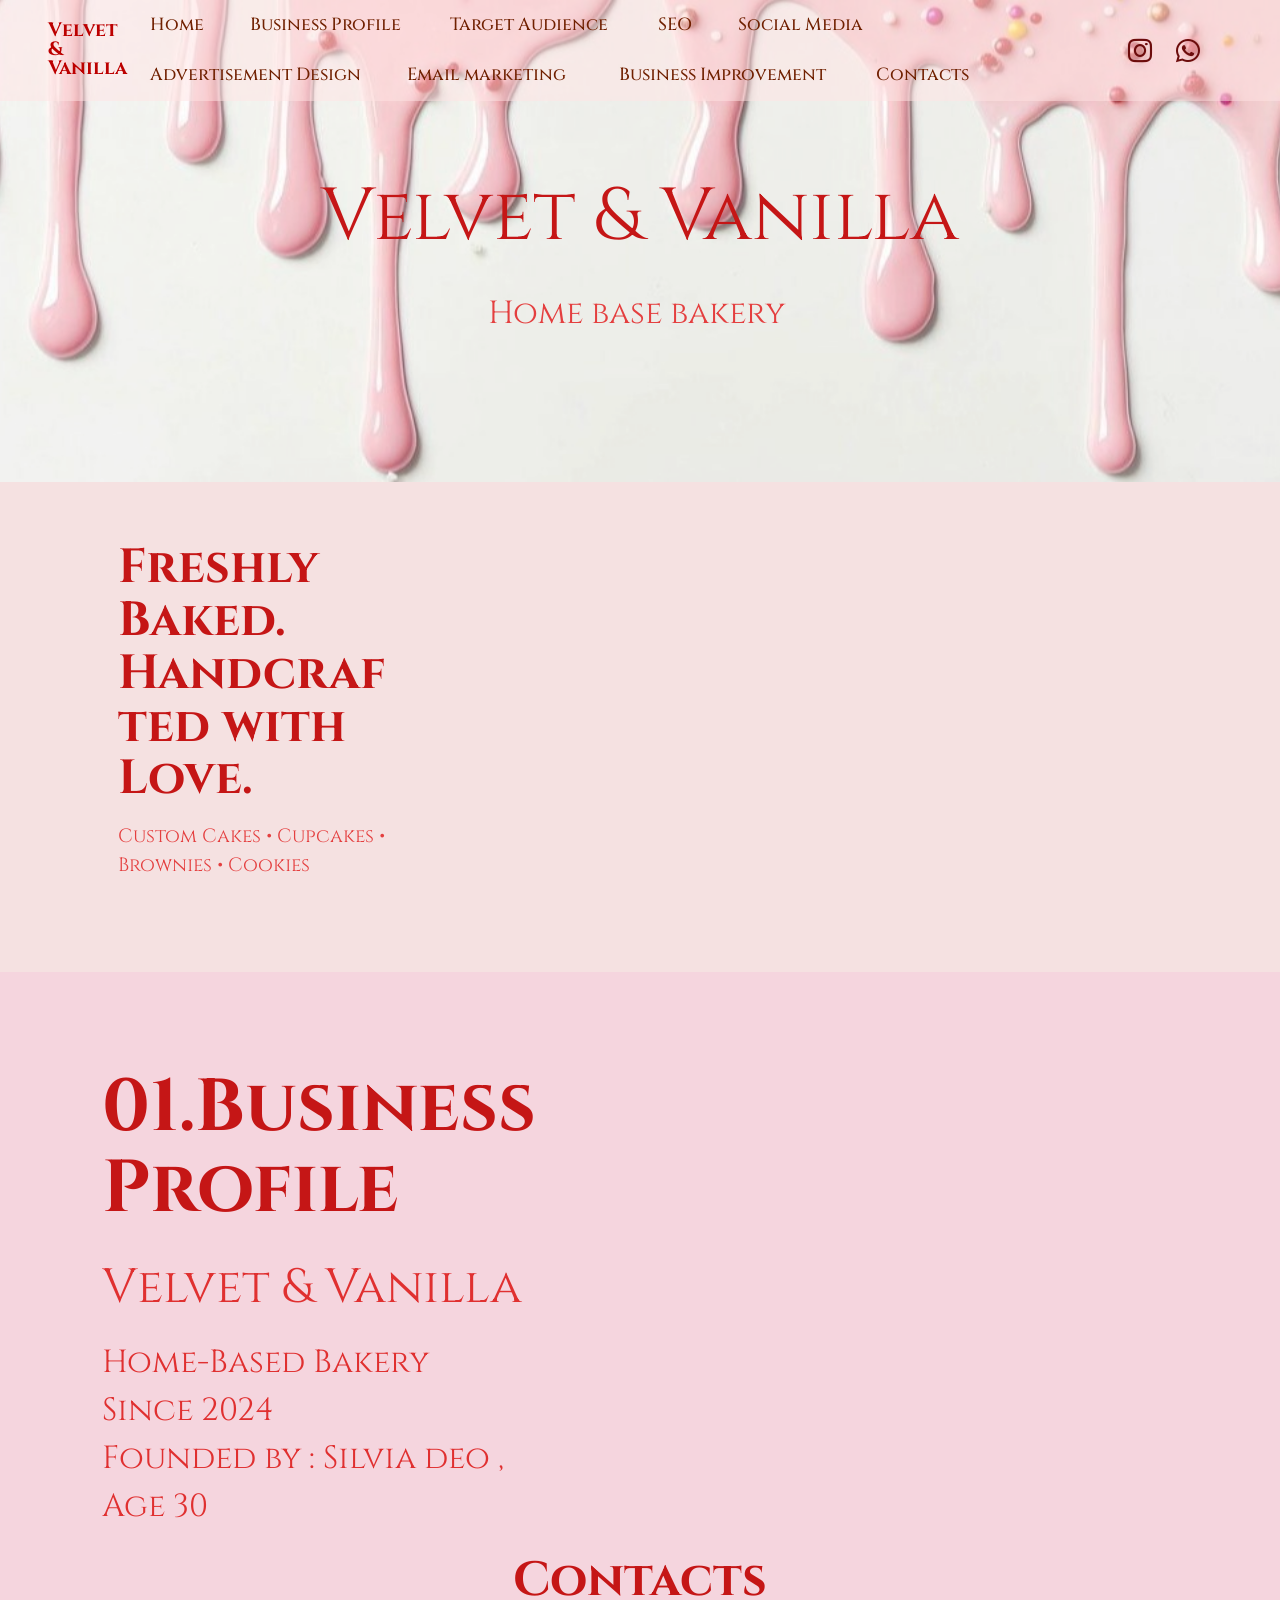
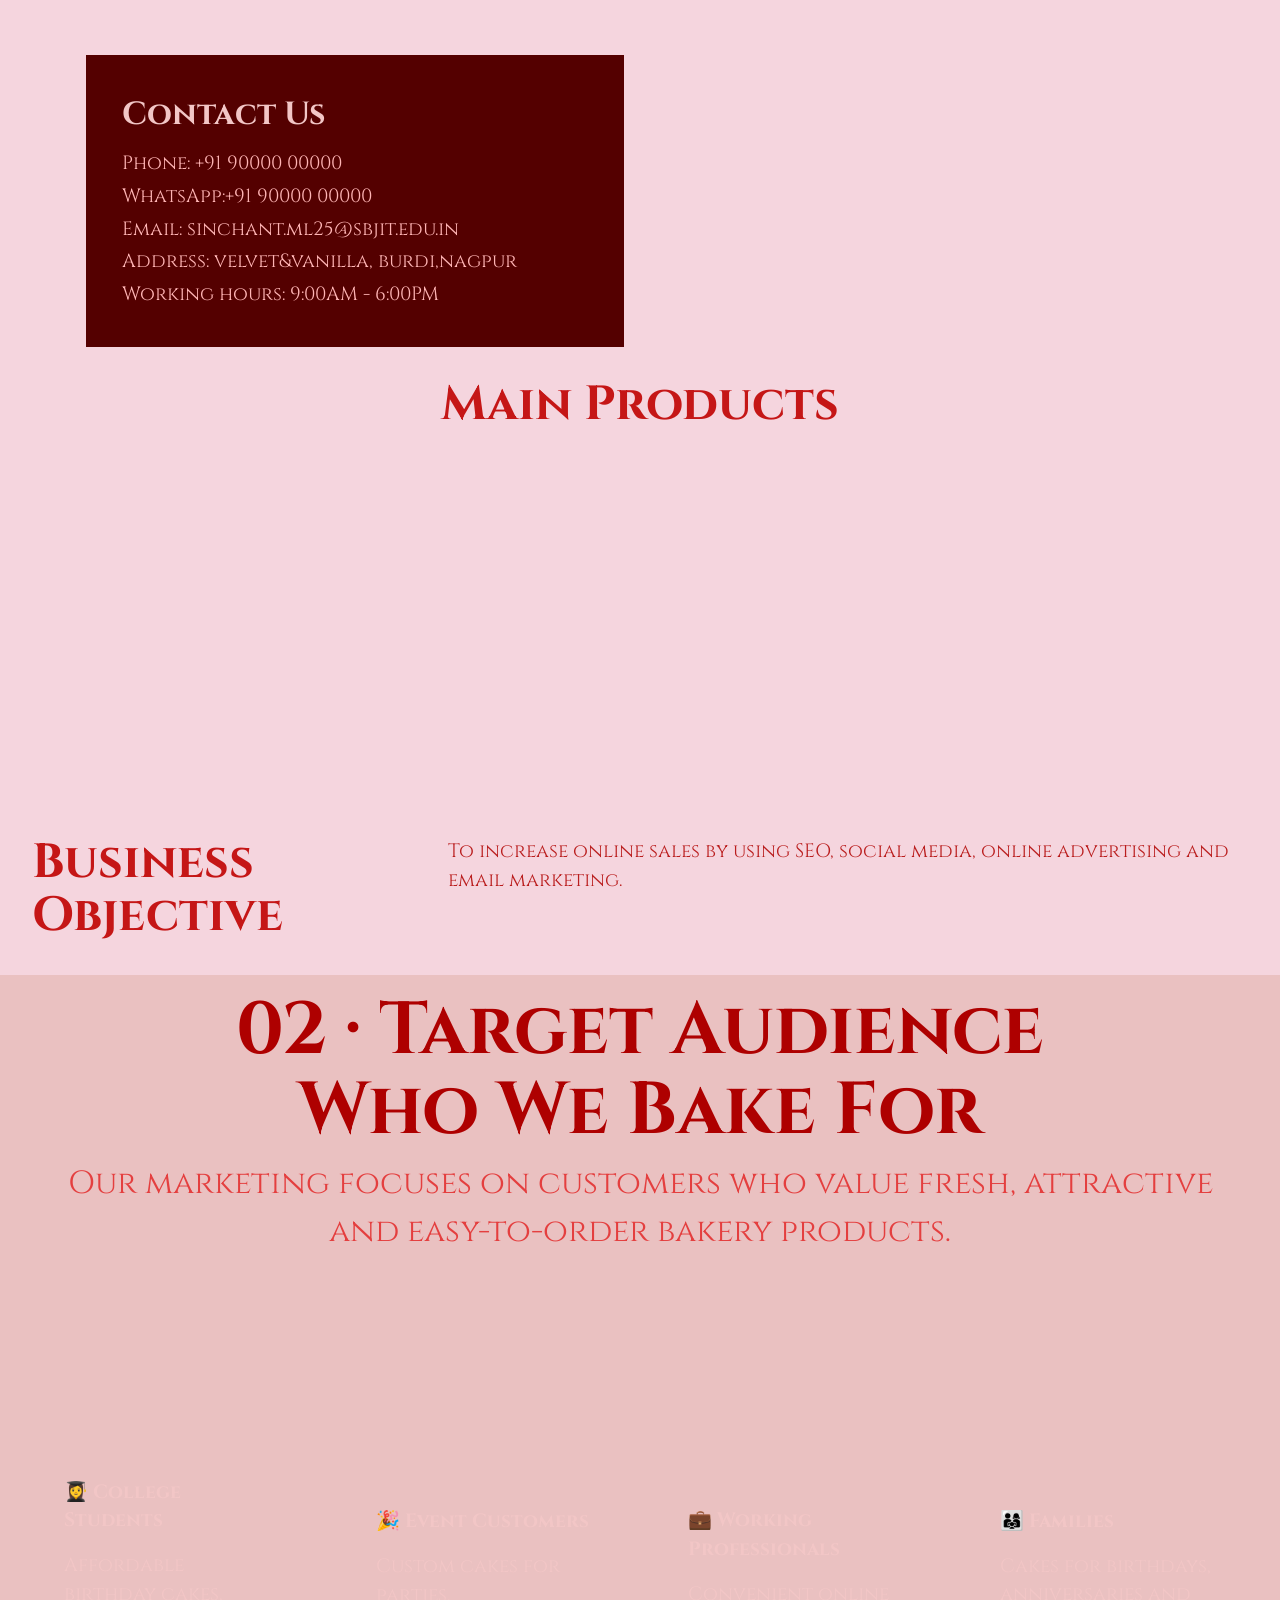
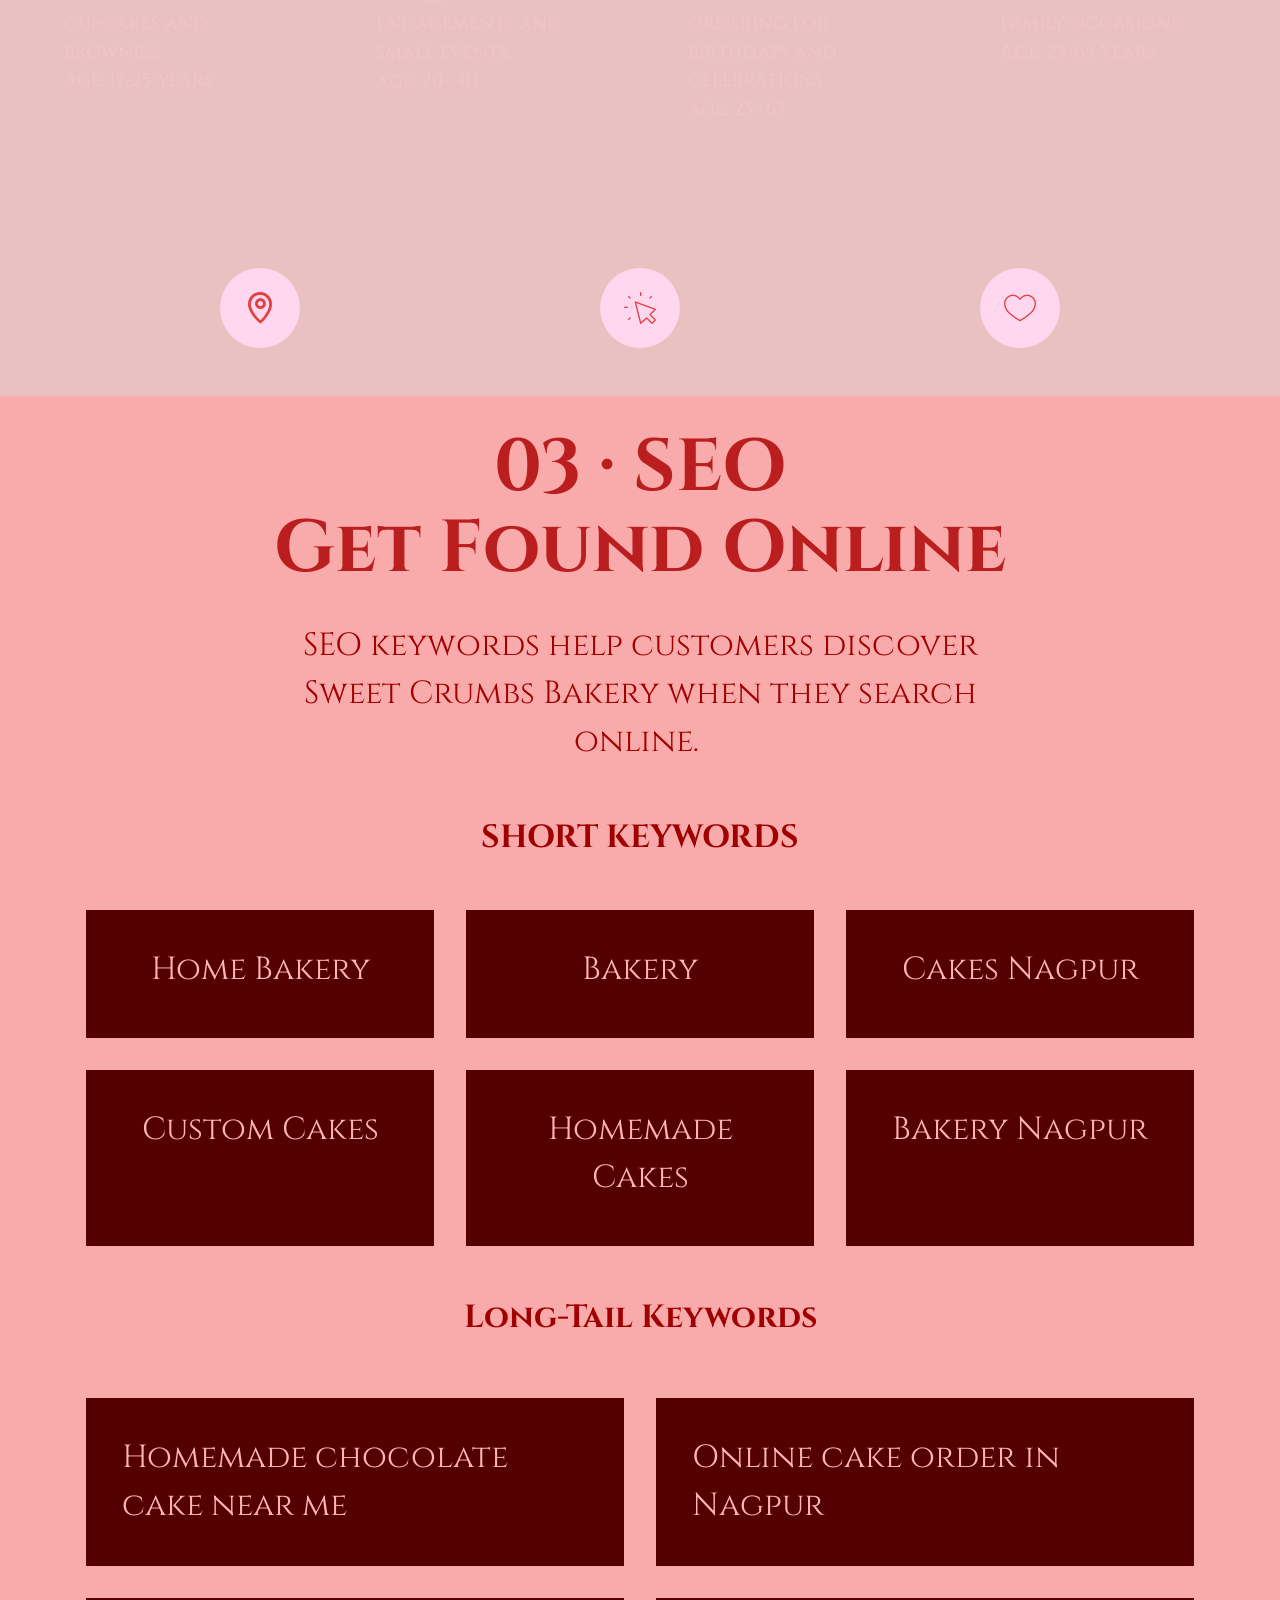
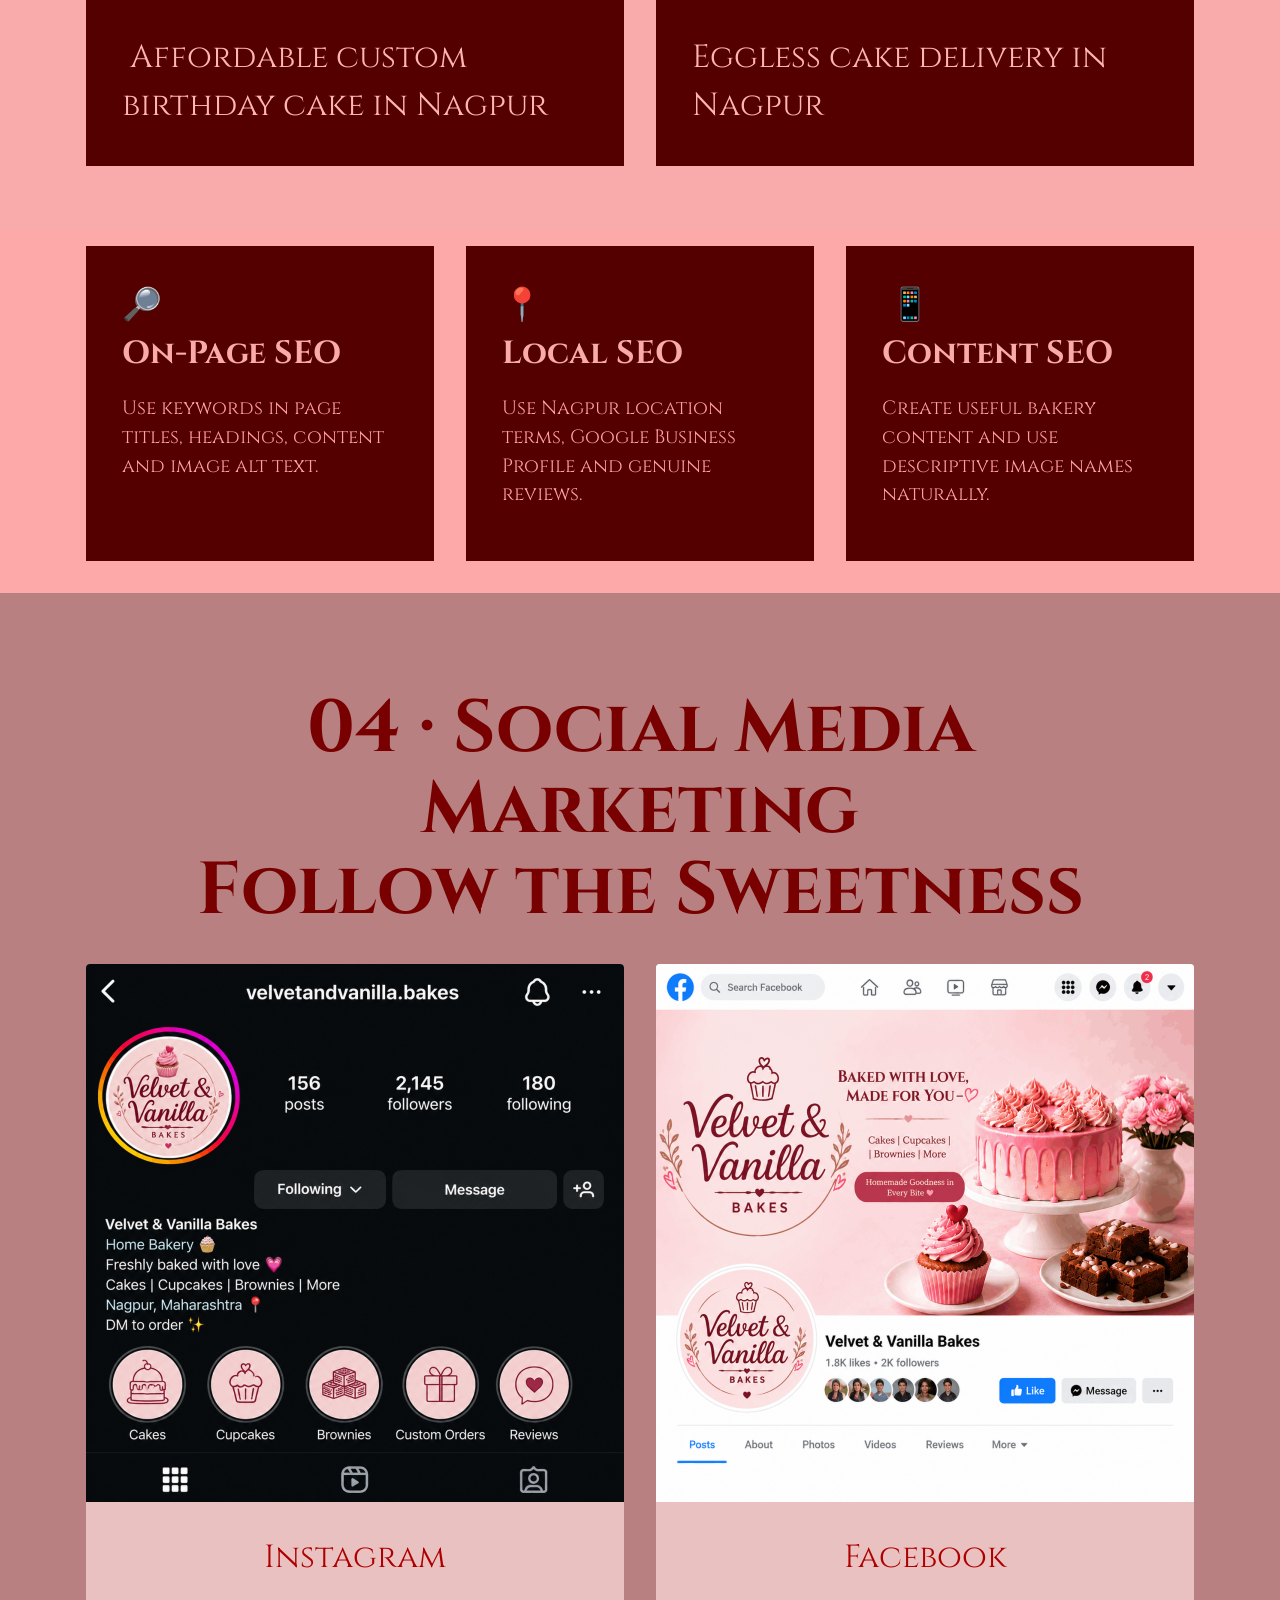
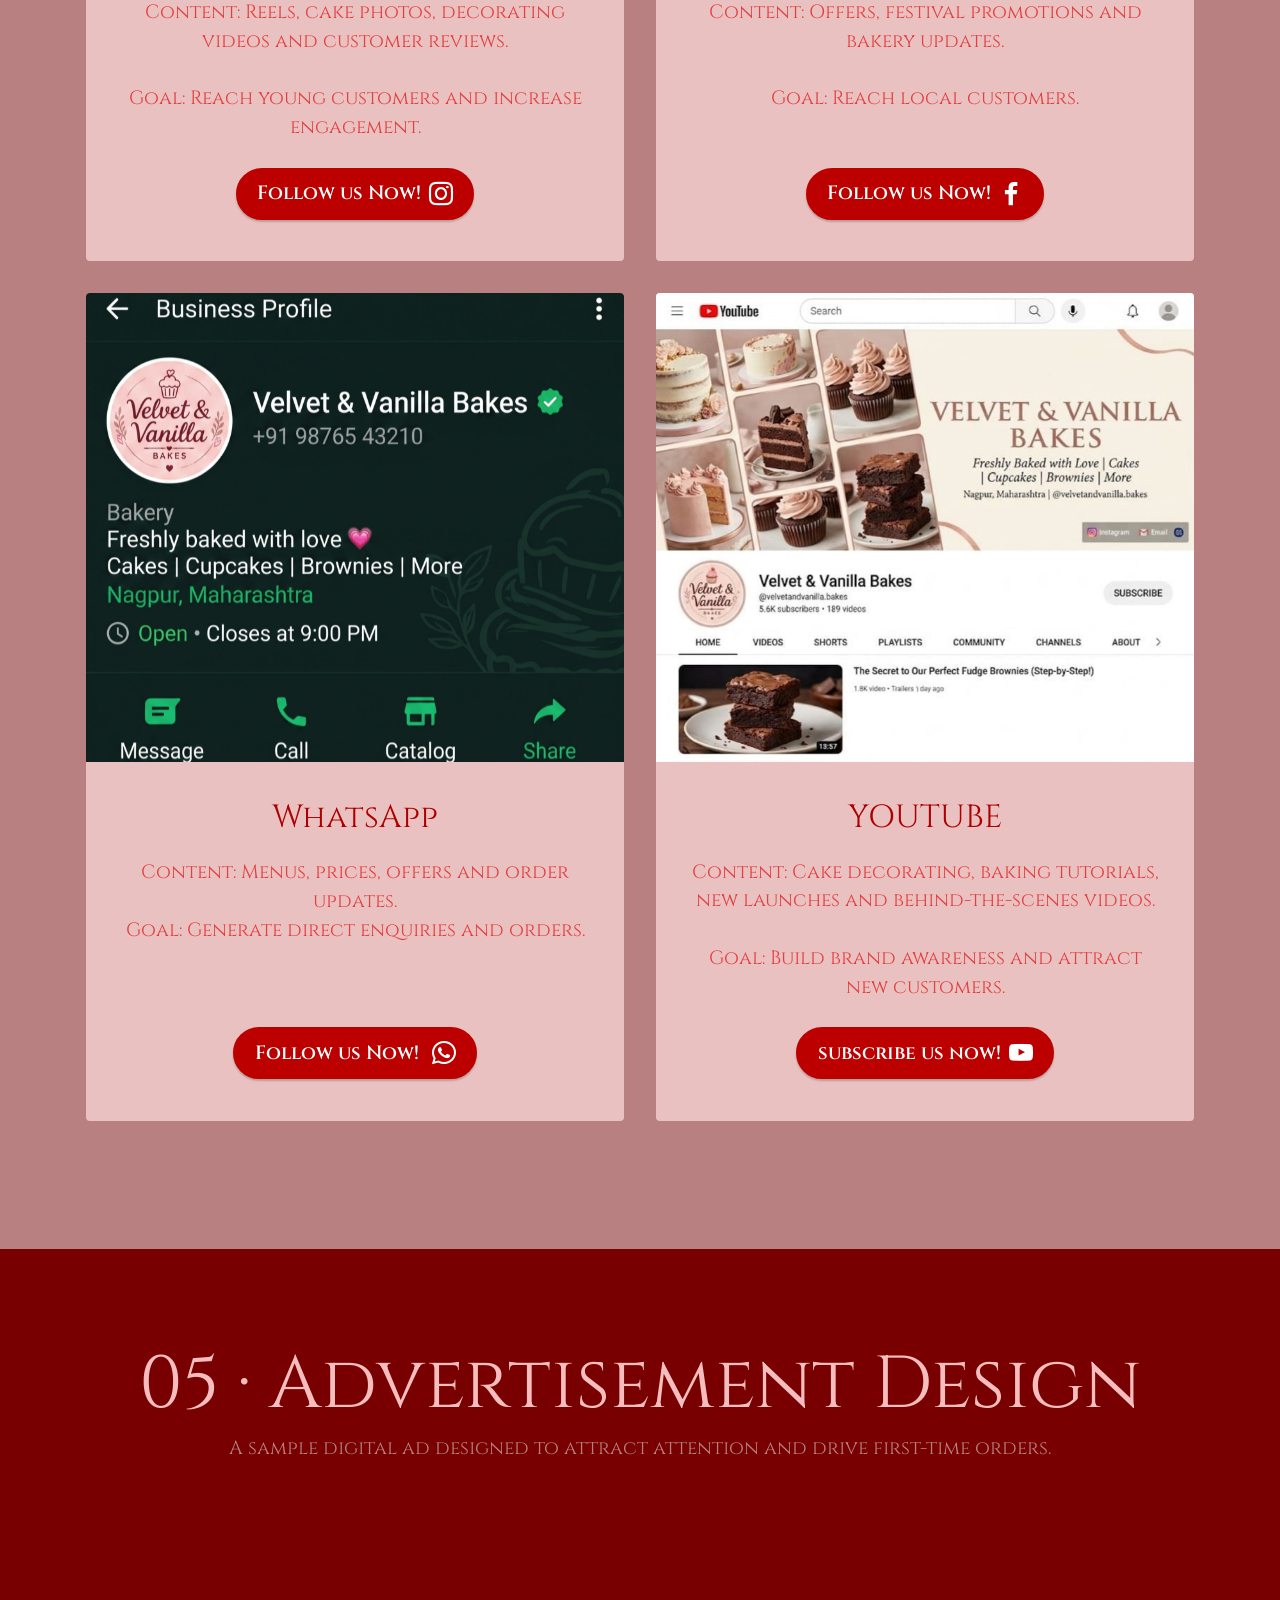
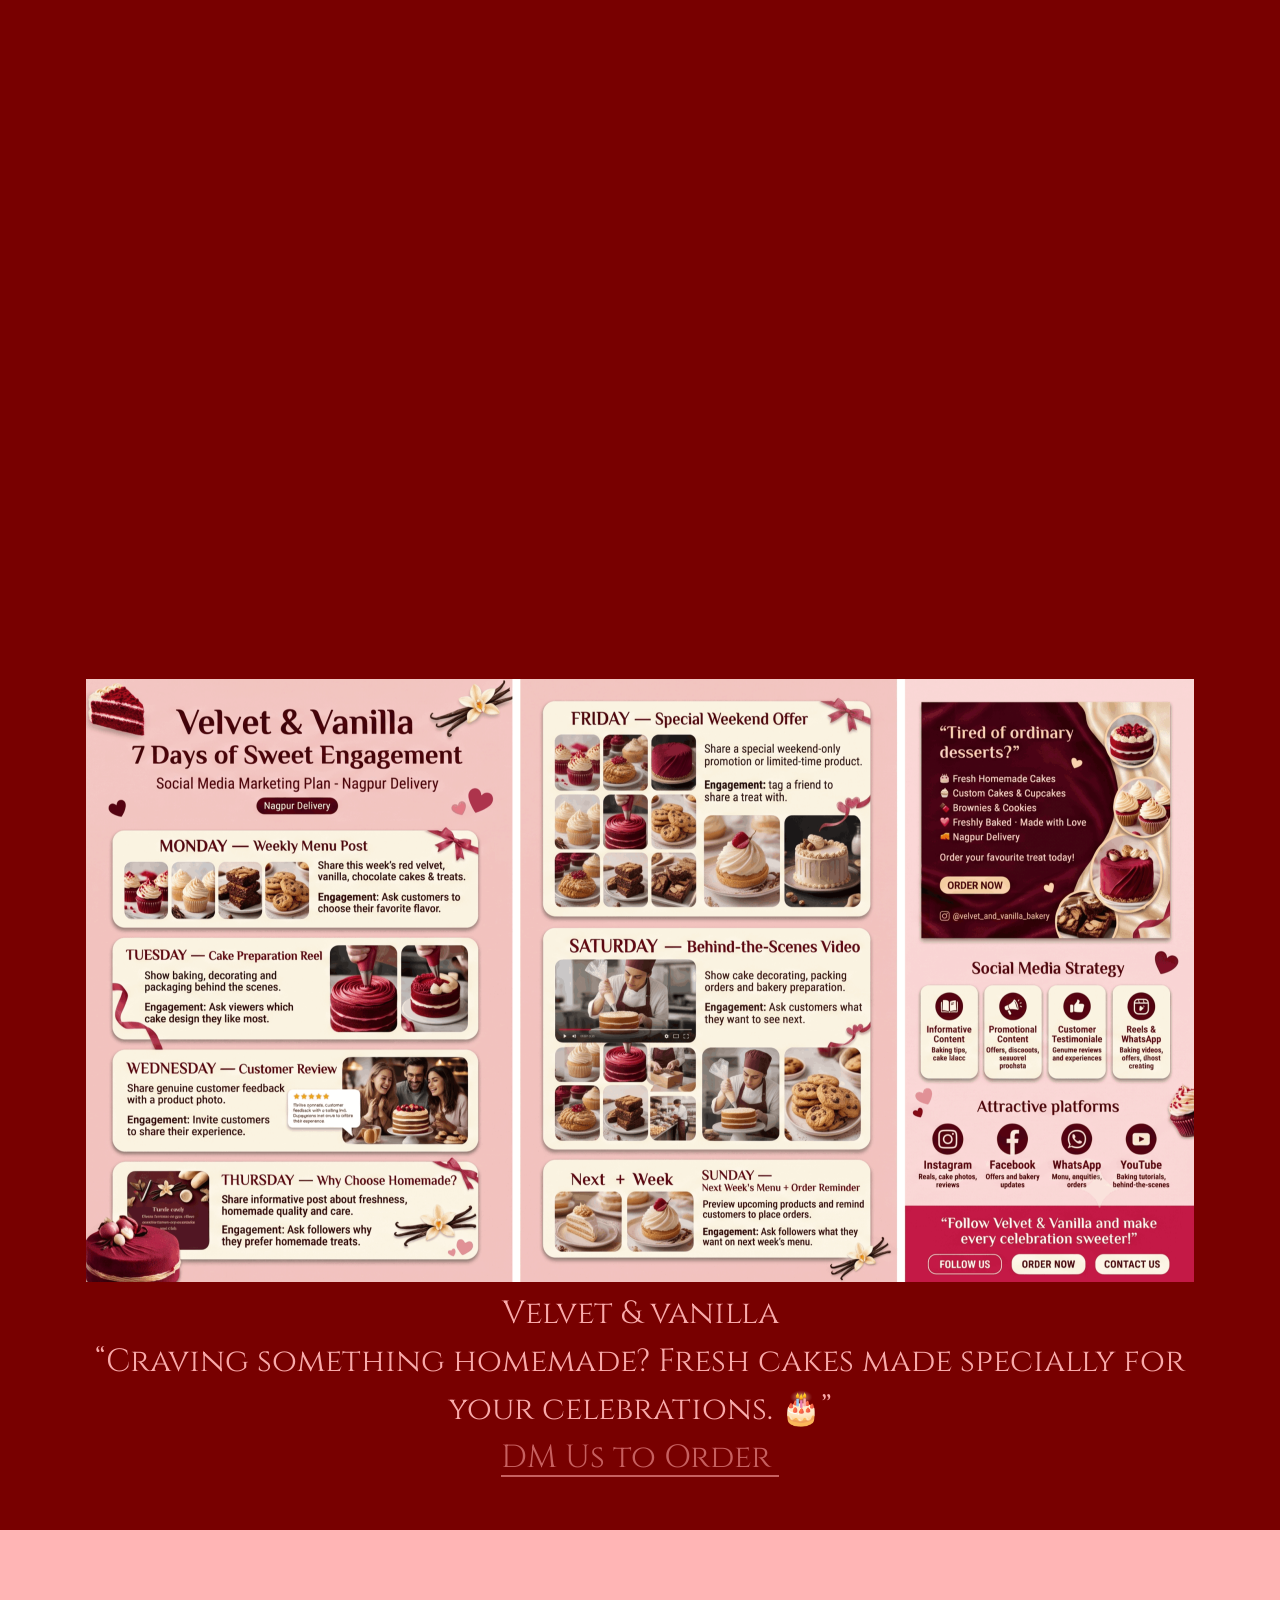
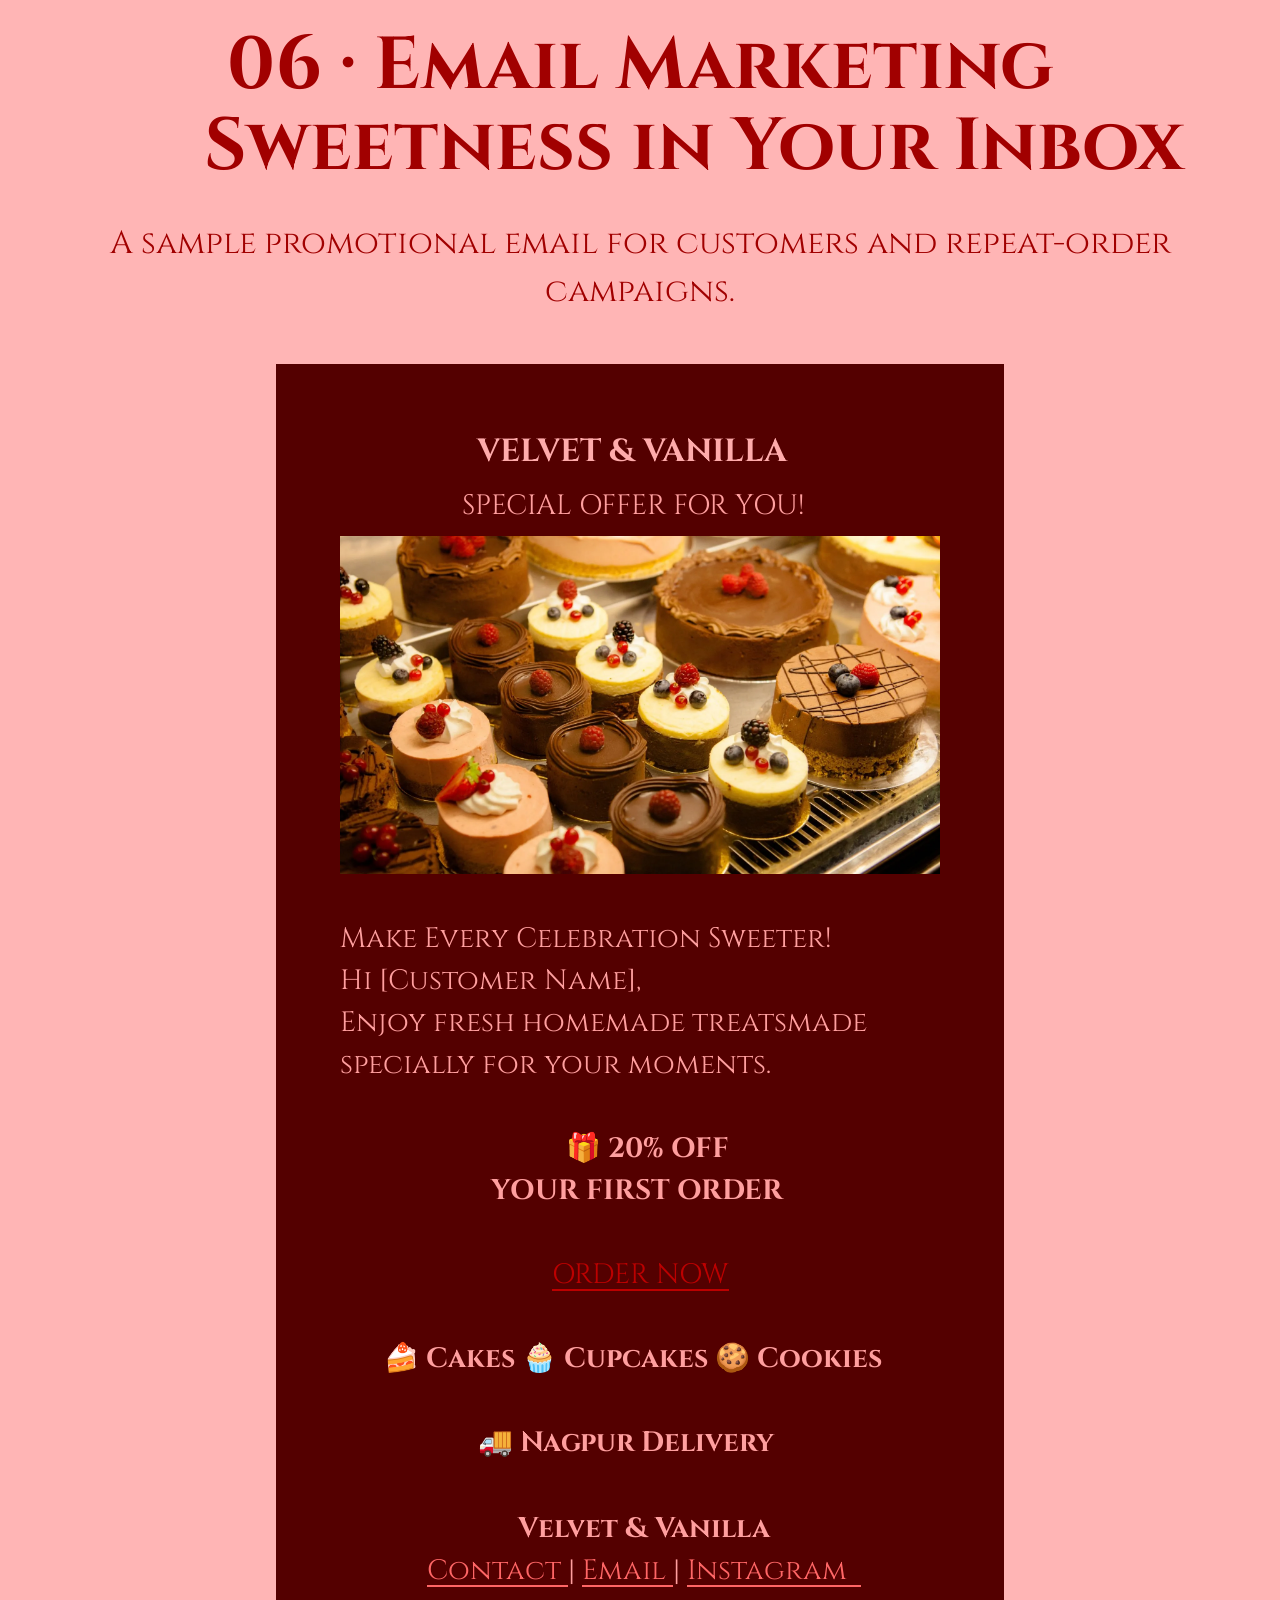
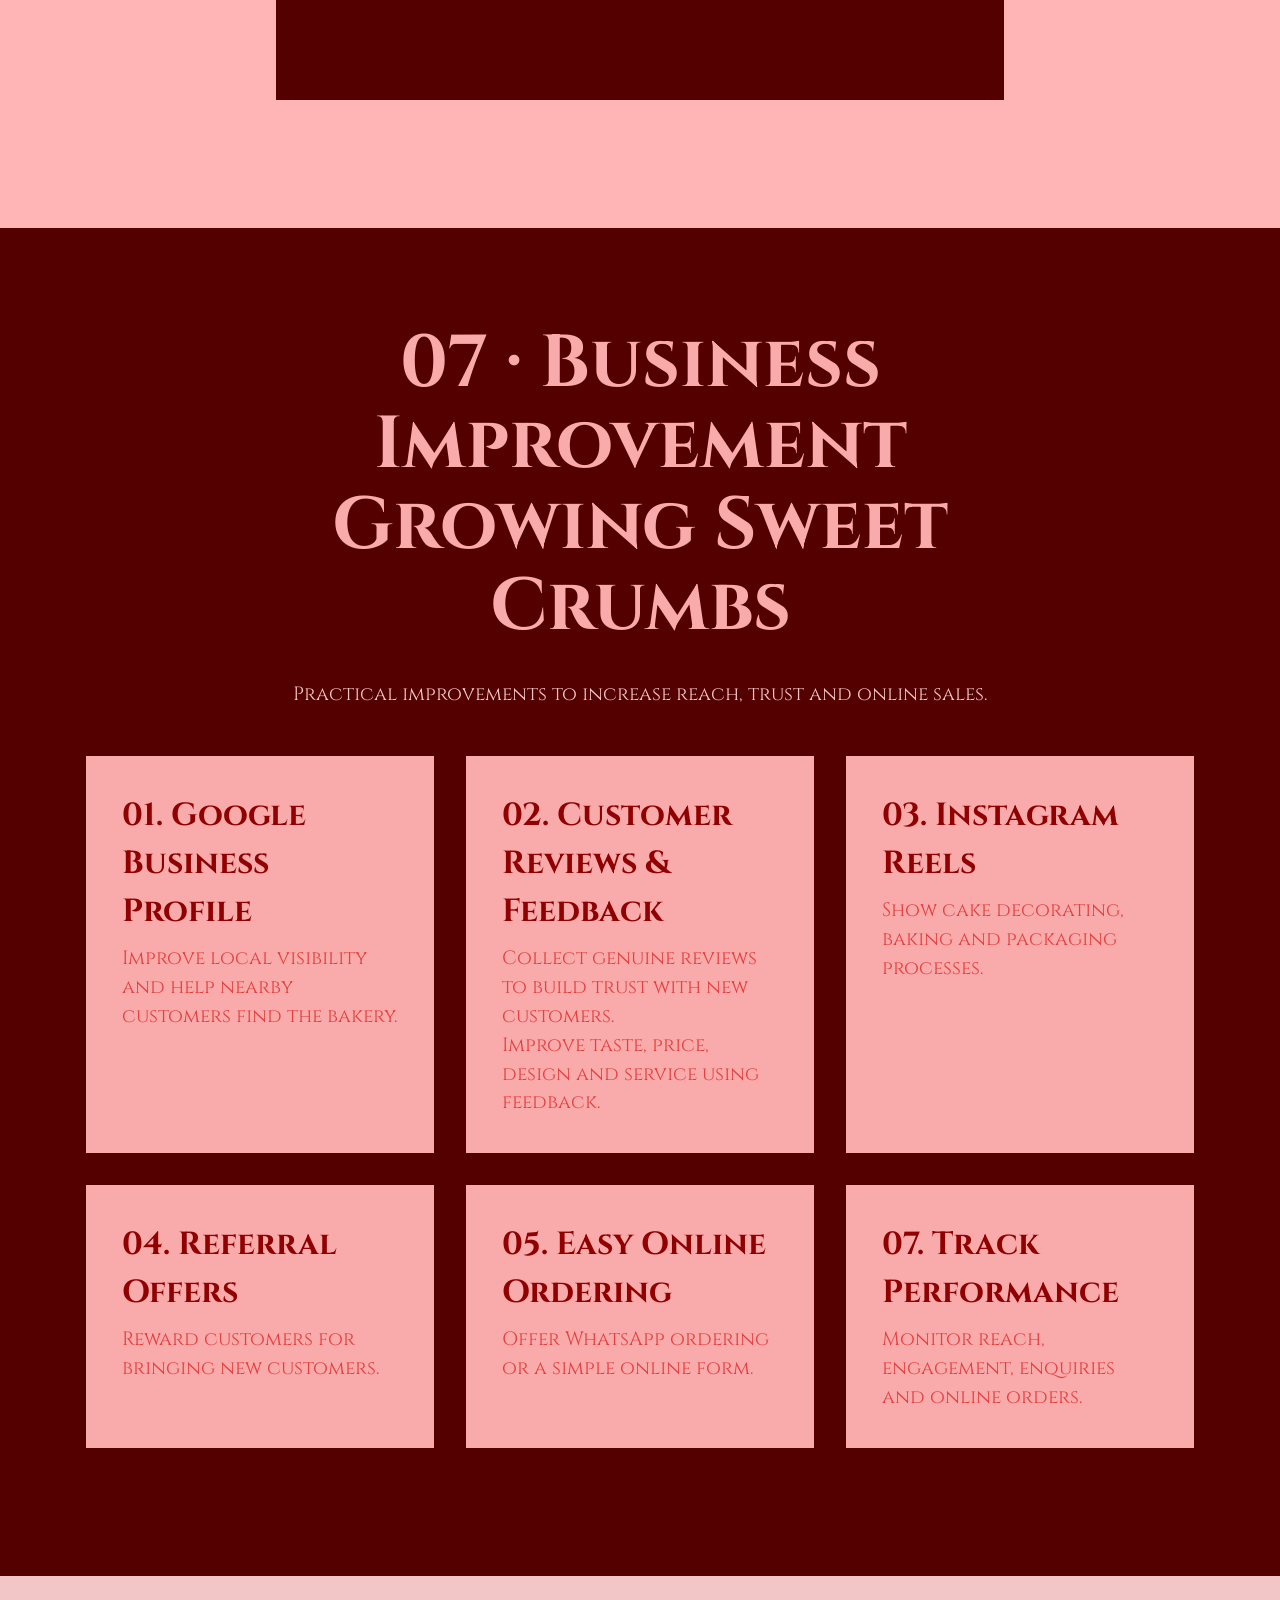
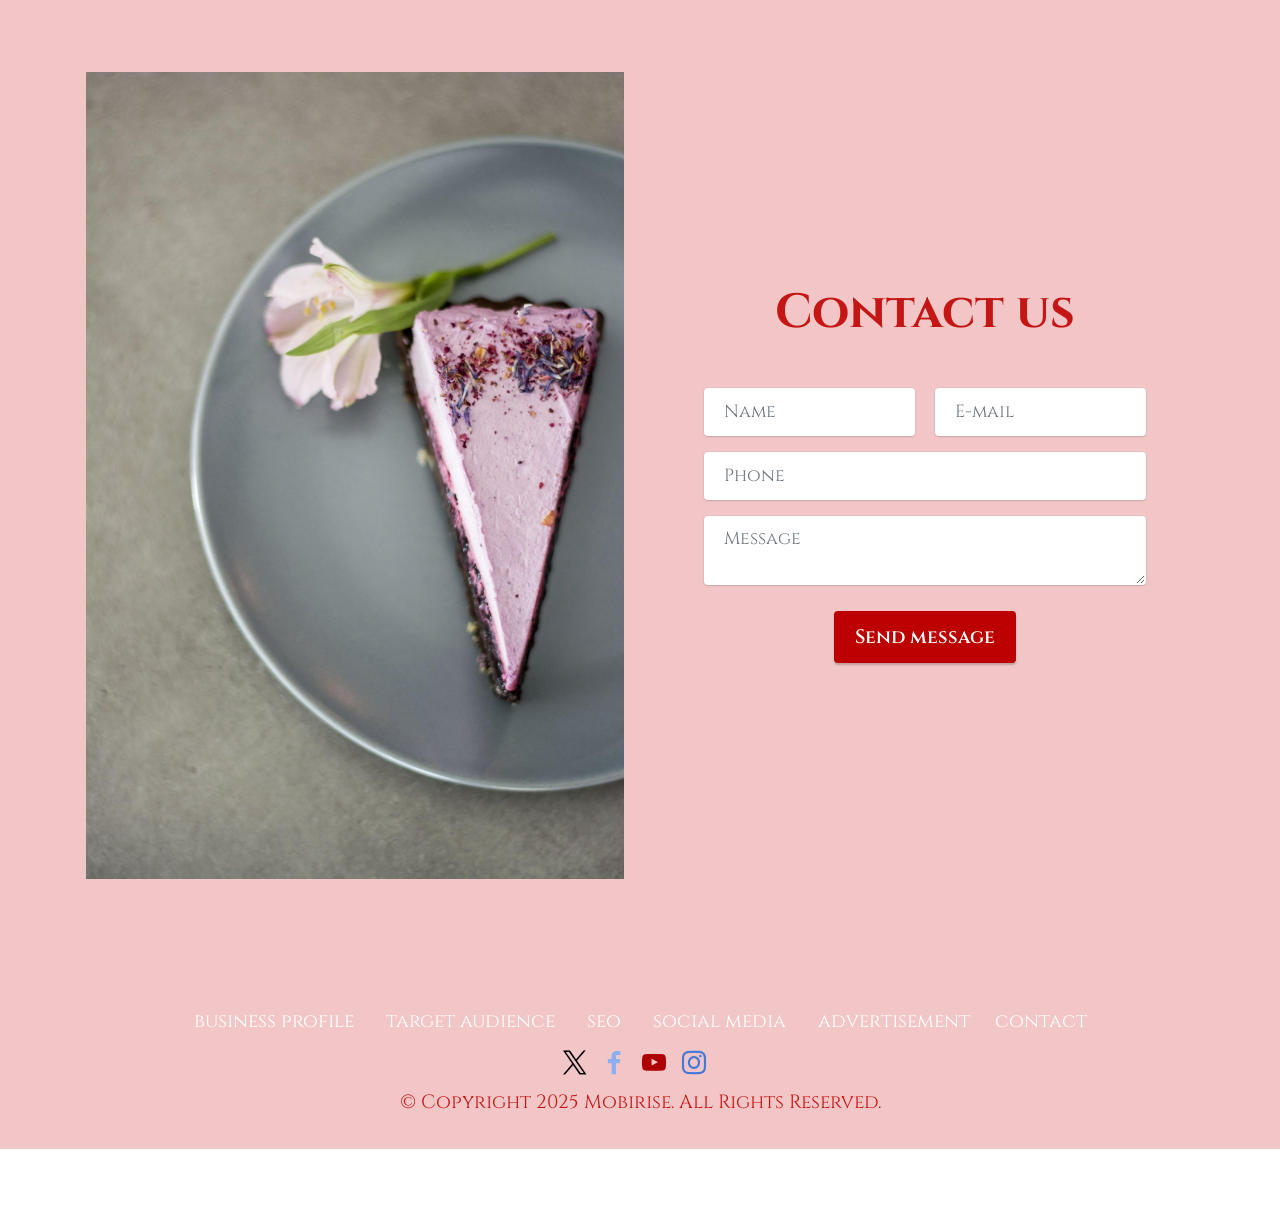
<file: index.html>
<!DOCTYPE html>
<html  >
<head>
  <!-- Site made with Mobirise Website Builder v6.1.12, https://mobirise.com -->
  <meta charset="UTF-8">
  <meta http-equiv="X-UA-Compatible" content="IE=edge">
  <meta name="generator" content="Mobirise v6.1.12, mobirise.com">
  <meta name="viewport" content="width=device-width, initial-scale=1, minimum-scale=1">
  <link rel="shortcut icon" href="assets/images/mbr-96x96.png" type="image/x-icon">
  <meta name="description" content="">
  
  
  <title>Home</title>
  <link rel="stylesheet" href="assets/web/assets/mobirise-icons2/mobirise2.css">
  <link rel="stylesheet" href="assets/web/assets/mobirise-icons/mobirise-icons.css">
  <link rel="stylesheet" href="assets/bootstrap/css/bootstrap.min.css">
  <link rel="stylesheet" href="assets/animatecss/animate.css">
  <link rel="stylesheet" href="assets/dropdown/css/style.css">
  <link rel="stylesheet" href="assets/socicon/css/styles.css">
  <link rel="stylesheet" href="assets/theme/css/style.css">
  <link rel="preload" href="https://fonts.googleapis.com/css?family=Cinzel:400,500,600,700,800,900&display=swap" as="style" onload="this.onload=null;this.rel='stylesheet'">
  <noscript><link rel="stylesheet" href="https://fonts.googleapis.com/css?family=Cinzel:400,500,600,700,800,900&display=swap"></noscript>
  <link rel="preload" as="style" href="assets/mobirise/css/mbr-additional.css?v=NgalAg"><link rel="stylesheet" href="assets/mobirise/css/mbr-additional.css?v=NgalAg" type="text/css">

  
  
  
</head>
<body>
  
  <section data-bs-version="5.1" class="menu menu3 cid-vtHdLe9Ijb" once="menu" id="menu3-44">
    
    <nav class="navbar navbar-dropdown navbar-fixed-top navbar-expand-lg">
        <div class="container-fluid">
            <div class="navbar-brand">
                
                <span class="navbar-caption-wrap"><a class="navbar-caption text-primary display-7" href="https://mobiri.se">Velvet<br> &amp;<br> Vanilla</a></span>
            </div>
            <button class="navbar-toggler" type="button" data-toggle="collapse" data-bs-toggle="collapse" data-target="#navbarSupportedContent" data-bs-target="#navbarSupportedContent" aria-controls="navbarNavAltMarkup" aria-expanded="false" aria-label="Toggle navigation">
                <div class="hamburger">
                    <span></span>
                    <span></span>
                    <span></span>
                    <span></span>
                </div>
            </button>
            <div class="collapse navbar-collapse" id="navbarSupportedContent">
                <ul class="navbar-nav nav-dropdown nav-right" data-app-modern-menu="true"><li class="nav-item"><a class="nav-link link text-warning text-primary display-4" href="index.html">Home</a></li><li class="nav-item"><a class="nav-link link text-warning display-4" href="page1.html">Business Profile&nbsp;</a></li><li class="nav-item"><a class="nav-link link text-warning display-4" href="page2.html">Target Audience&nbsp;</a></li>
                    <li class="nav-item"><a class="nav-link link text-warning text-primary display-4" href="page9.html">SEO</a></li>
                    <li class="nav-item"><a class="nav-link link text-warning text-primary display-4" href="page13.html">Social Media&nbsp;</a>
                    </li><li class="nav-item"><a class="nav-link link text-warning display-4" href="page5.html">Advertisement Design</a></li><li class="nav-item"><a class="nav-link link text-warning text-primary display-4" href="page12.html">Email marketing&nbsp;</a></li><li class="nav-item"><a class="nav-link link text-warning display-4" href="page10.html">&nbsp;Business Improvement&nbsp;</a></li><li class="nav-item"><a class="nav-link link text-warning display-4" href="page11.html">Contacts</a></li></ul>
                <div class="icons-menu">
                    <a class="iconfont-wrapper" href="https://instagram.com/velvet&vanilla" target="_blank">
                        <span class="p-2 mbr-iconfont socicon-instagram socicon"></span>
                    </a>
                    <a class="iconfont-wrapper" href="https://wa.me/91 9000000000">
                        <span class="p-2 mbr-iconfont socicon-whatsapp socicon"></span>
                    </a>
                    
                    
                </div>
                
            </div>
        </div>
    </nav>
</section>

<section data-bs-version="5.1" class="info3 cid-vsL7OCE01Q" id="info3-9">

    

    
    <div class="mbr-overlay" style="opacity: 0.2; background-color: rgb(255, 255, 255);">
    </div>

    <div class="container">
        <div class="row justify-content-center">
            <div class="card col-12 col-lg-10">
                <div class="card-wrapper">
                    <div class="card-box align-center">
                        <h4 class="card-title mbr-fonts-style align-center mb-4 display-1"><br>Velvet &amp; Vanilla<br></h4>
                        <p class="mbr-text mbr-fonts-style mb-4 display-5">Home base bakery&nbsp;</p>
                        
                    </div>
                </div>
            </div>
        </div>
    </div>
</section>

<section data-bs-version="5.1" class="header15 cid-vt9spIglST" id="header15-x">
    

    
    

    <div class="container">
        <div class="row justify-content-center">
            <div class="col-12 col-md">
                <div class="text-wrapper">
                    <h2 class="mbr-section-title mb-3 mbr-fonts-style display-2"><strong>Freshly Baked. Handcrafted with Love.&nbsp;</strong></h2>
                    <p class="mbr-text mb-3 mbr-fonts-style display-7">Custom Cakes • Cupcakes • Brownies • Cookies</p>
                    
                </div>
            </div>
            <div class="mbr-figure col-12 col-md-8"><iframe class="mbr-embedded-video" src="https://player.vimeo.com/video/182563778?autoplay=1&amp;loop=1" width="1280" height="720" frameborder="0" allowfullscreen></iframe></div>
        </div>
    </div>
</section>

<section data-bs-version="5.1" class="features12 cid-vtbJiHWTpa" id="features12-18">

    

    
    
    <div class="container">
        <div class="m-0 row align-items-center">
            <div class="col-12 col-lg">
                <div class="card-wrapper">
                    <div class="card-box">
                        <h4 class="card-title mbr-fonts-style mb-4 display-1"><strong>01.Business Profile</strong></h4>
                        <p class="mbr-text mbr-fonts-style mb-4 display-2">Velvet &amp; Vanilla</p>
                        <div class="mbr-text mbr-fonts-style counter-container display-5"><p>Home-Based Bakery</p><p>Since 2024</p><p>Founded by : Silvia deo , </p><p>Age 30</p></div>
                        
                    </div>
                </div>
            </div>
            <div class="p-0 col-12 col-lg-6 md-pb">
                <div class="image-wrapper">
                    <img src="assets/images/home-baker-scaled-1-1088x725.jpg" alt="Mobirise Website Builder">
                </div>
            </div>
        </div>
    </div>
</section>

<section data-bs-version="5.1" class="contacts02 map1 cid-vtAm3rbzoC" id="contacts02-2z">

    

    
    <div class="container">
        <div class="row justify-content-center">
            <div class="col-12 content-head">
                <div class="mbr-section-head mb-5">
                    <h3 class="mbr-section-title mbr-fonts-style align-center mb-0 display-2">
                        <strong>Contacts</strong>
                    </h3>
                    
                </div>
            </div>
        </div>
        <div class="row justify-content-center">
            <div class="card col-12 col-md-12 col-lg-6">
                <div class="card-wrapper">
                    <div class="text-wrapper">
                        <h5 class="cardTitle mbr-fonts-style mb-2 display-5">
                            <strong>Contact Us</strong>
                        </h5>
                        <ul class="list mbr-fonts-style display-7">
                            <li class="mbr-text item-wrap">Phone: +91 90000 00000
</li><li class="mbr-text item-wrap">WhatsApp:+91 90000 00000
</li><li class="mbr-text item-wrap">Email: sinchant.ml25@sbjit.edu.in
</li><li class="mbr-text item-wrap">Address: velvet&amp;vanilla, burdi,nagpur&nbsp;</li>
                            <li class="mbr-text item-wrap">Working hours: 9:00AM - 6:00PM</li>
                        </ul>
                    </div>
                </div>
            </div>
            <div class="map-wrapper col-md-12 col-lg-6">
                <div class="google-map"><iframe frameborder="0" style="border:0" src="https://www.google.com/maps/embed?pb=!1m18!1m12!1m3!1d7879.726985056669!2d79.08077198702831!3d21.142814920962525!2m3!1f0!2f0!3f0!3m2!1i1024!2i768!4f13.1!3m3!1m2!1s0x3bd4c19e9d03fbab%3A0x9ac139273bfacffc!2sEternity%20Mall!5e1!3m2!1sen!2sin!4v1788016647472!5m2!1sen!2sin" allowfullscreen=""></iframe></div>
            </div>
        </div>
    </div>
</section>

<section data-bs-version="5.1" class="gallery2 cid-vtbYWNYnup" id="gallery2-1f">
    
    
    <div class="container">
        <div class="mbr-section-head">
            <h4 class="mbr-section-title mbr-fonts-style align-center mb-0 display-2"><strong>Main Products</strong><strong><br></strong></h4>
            
        </div>
        <div class="row mt-4">
            <div class="item features-image col-12 col-md-6 col-lg-3">
                <div class="item-wrapper">
                    <div class="item-img">
                        <img src="assets/images/mbr-506x315.jpg" alt="Mobirise Website Builder">
                    </div>
                    <div class="item-content">
                        <h5 class="item-title mbr-fonts-style display-5"><div>Custom Cakes</div></h5>
                        
                        
                    </div>
                    
                </div>
            </div>
            <div class="item features-image col-12 col-md-6 col-lg-3">
                <div class="item-wrapper">
                    <div class="item-img">
                        <img src="assets/images/mbr-506x337.jpg" alt="Mobirise Website Builder">
                    </div>
                    <div class="item-content">
                        <h5 class="item-title mbr-fonts-style display-5">Cupcakes</h5>
                        
                        
                    </div>
                    
                </div>
            </div>
            <div class="item features-image col-12 col-md-6 col-lg-3">
                <div class="item-wrapper">
                    <div class="item-img">
                        <img src="assets/images/mbr-506x311.jpg" alt="Mobirise Website Builder">
                    </div>
                    <div class="item-content">
                        <h5 class="item-title mbr-fonts-style display-5">Brownies</h5>
                        
                        
                    </div>
                    
                </div>
            </div>
            <div class="item features-image col-12 col-md-6 col-lg-3">
                <div class="item-wrapper">
                    <div class="item-img">
                        <img src="assets/images/mbr-1-506x337.jpg" alt="Mobirise Website Builder" title="">
                    </div>
                    <div class="item-content">
                        <h5 class="item-title mbr-fonts-style display-5">Cookies</h5>
                        
                        
                    </div>
                    
                </div>
            </div>
        </div>
    </div>
</section>

<section data-bs-version="5.1" class="content10 cid-vtc2lS4j1B" id="content10-1g">
    
    <div class="container-fluid">
        <div class="row justify-content-center">
            <div class="col-12 col-md">
                <h5 class="mbr-section-title mbr-fonts-style mb-4 display-2"><strong>Business Objective</strong></h5>
                
            </div>
            <div class="col-md-12 col-lg-8">
                <p class="mbr-text mbr-fonts-style display-7">To increase online sales by using SEO, social media, online advertising and email marketing.</p>
            </div>
        </div>
    </div>
</section>

<section data-bs-version="5.1" class="gallery3 cid-vtc8syajxi" id="gallery3-1p">
    
    
    <div class="container-fluid">
        <div class="mbr-section-head">
            <h4 class="mbr-section-title mbr-fonts-style align-center mb-0 display-1"><strong>02 · Target Audience
</strong><div><strong>Who We Bake For</strong></div></h4>
            <h5 class="mbr-section-subtitle mbr-fonts-style align-center mb-0 mt-2 display-5">Our marketing focuses on customers who value fresh, attractive and easy-to-order bakery products.</h5>
        </div>
        <div class="row mt-4">
            <div class="item features-image col-12 col-md-6 col-lg-3 active">
                <div class="item-wrapper">
                    <div class="item-img">
                        <img src="assets/images/oip.webp" alt="Mobirise Website Builder">
                    </div>
                    <div class="item-content">
                        <h5 class="item-title mbr-fonts-style display-7"><strong>👩‍🎓 College Students</strong></h5>
                        
                        <p class="mbr-text mbr-fonts-style mt-3 display-7">Affordable birthday cakes, cupcakes and brownies.<br>age: 17-25 years</p>
                    </div>
                    
                </div>
            </div>
            <div class="item features-image col-12 col-md-6 col-lg-3">
                <div class="item-wrapper">
                    <div class="item-img">
                        <img src="assets/images/636d99989fdc2.webp" alt="Mobirise Website Builder" title="" data-slide-to="1" data-bs-slide-to="1">
                    </div>
                    <div class="item-content">
                        <h5 class="item-title mbr-fonts-style display-7"><strong>🎉 Event Customers</strong></h5>
                        
                        <p class="mbr-text mbr-fonts-style mt-3 display-7">Custom cakes for parties, engagements and small events.<br>age: 20- 40</p>
                    </div>
                    
                </div>
            </div><div class="item features-image col-12 col-md-6 col-lg-3">
                <div class="item-wrapper">
                    <div class="item-img">
                        <img src="assets/images/oip-1.webp" alt="Mobirise Website Builder" data-slide-to="2" data-bs-slide-to="2">
                    </div>
                    <div class="item-content">
                        <h5 class="item-title mbr-fonts-style display-7"><strong>💼 Working Professionals</strong></h5>
                        
                        <p class="mbr-text mbr-fonts-style mt-3 display-7">Convenient online ordering for birthdays and celebrations.<br>age: 25- 67</p>
                    </div>
                    
                </div>
            </div>
            
            <div class="item features-image col-12 col-md-6 col-lg-3">
                <div class="item-wrapper">
                    <div class="item-img">
                        <img src="assets/images/istockphoto-1372523953-518x345.jpg" alt="Mobirise Website Builder" data-slide-to="3" data-bs-slide-to="3">
                    </div>
                    <div class="item-content">
                        <h5 class="item-title mbr-fonts-style display-7"><strong>👨‍👩‍👧 Families</strong></h5>
                        
                        <p class="mbr-text mbr-fonts-style mt-3 display-7">Cakes for birthdays, anniversaries and family occasions.<br>Age: 25-65 Years</p>
                    </div>
                    
                </div>
            </div>
        </div>
    </div>
</section>

<section data-bs-version="5.1" class="features10 cid-vtAkMtjBXL" id="features010-2y">
  

  
  
  <div class="container">
    
    <div class="row">
      <div class="item features-without-image col-12 col-md-6 col-lg-4">
        <div class="item-wrapper">
          <div class="card-box align-left">
            <div class="iconfont-wrapper mb-3">
              <span class="mbr-iconfont mobi-mbri-map-pin mobi-mbri"></span>
            </div>
            
            
            
          </div>
        </div>
      </div>
      <div class="item features-without-image col-12 col-md-6 col-lg-4">
        <div class="item-wrapper">
          <div class="card-box align-left">
            <div class="iconfont-wrapper mb-3">
              <span class="mbr-iconfont mbri-cursor-click"></span>
            </div>
            
            
            
          </div>
        </div>
      </div>
      <div class="item features-without-image col-12 col-md-6 col-lg-4">
        <div class="item-wrapper">
          <div class="card-box align-left">
            <div class="iconfont-wrapper mb-3">
              <span class="mbr-iconfont mbri-hearth"></span>
            </div>
            
            
            
          </div>
        </div>
      </div>
    </div>
  </div>
</section>

<section data-bs-version="5.1" class="start features20 cid-vtXGaVZ1Qu" id="features020-8b">
	

	
	
	<div class="container">
		<div class="row mb-5 justify-content-center">
			<div class="col-12 mb-0 content-head">
				<h3 class="mbr-section-title mbr-fonts-style align-center mb-0 display-1"><strong>03 · SEO
</strong><div><strong>Get Found Online</strong></div></h3>
				<h4 class="mbr-section-subtitle mbr-fonts-style align-center mb-0 mt-4 display-5">SEO keywords help customers discover Sweet Crumbs Bakery when they search online.&nbsp;<br><br><strong>SHORT KEYWORDS</strong></h4>
			</div>
		</div>
		<div class="row">
			
			<div class="item features-without-image col-12 col-md-6 col-lg-4 item-mb active">
				<div class="item-wrapper">
					<div class="card-box align-left">
						
						
						<p class="card-text mbr-fonts-style display-5">Home Bakery</p>
					</div>
				</div>
			</div><div class="item features-without-image col-12 col-md-6 col-lg-4 item-mb">
				<div class="item-wrapper">
					<div class="card-box align-left">
						
						
						<p class="card-text mbr-fonts-style display-5">Bakery</p>
					</div>
				</div>
			</div>
			<div class="item features-without-image col-12 col-md-6 col-lg-4 item-mb">
				<div class="item-wrapper">
					<div class="card-box align-left">
						
						
						<p class="card-text mbr-fonts-style display-5">Cakes Nagpur</p>
					</div>
				</div>
			</div><div class="item features-without-image col-12 col-md-6 col-lg-4 item-mb">
				<div class="item-wrapper">
					<div class="card-box align-left">
						
						
						<p class="card-text mbr-fonts-style display-5">Custom Cakes</p>
					</div>
				</div>
			</div><div class="item features-without-image col-12 col-md-6 col-lg-4 item-mb">
				<div class="item-wrapper">
					<div class="card-box align-left">
						
						
						<p class="card-text mbr-fonts-style display-5">Homemade Cakes</p>
					</div>
				</div>
			</div><div class="item features-without-image col-12 col-md-6 col-lg-4 item-mb">
				<div class="item-wrapper">
					<div class="card-box align-left">
						
						
						<p class="card-text mbr-fonts-style display-5">Bakery Nagpur</p>
					</div>
				</div>
			</div>
		</div>
	</div>
</section>

<section data-bs-version="5.1" class="features026 cid-vum5QhWghd" id="features026-8c">
	

	
	
	<div class="container">
		<div class="row mb-5 justify-content-center">
			<div class="col-12 mb-0 content-head">
				<h3 class="mbr-section-title mbr-fonts-style align-center display-5"><strong>Long-Tail Keywords</strong></h3>
				
			</div>
		</div>
		<div class="row">
			<div class="item features-without-image col-12 col-md-6 col-lg-6 item-mb active">
				<div class="item-wrapper">
					<div class="card-box align-left">
						
						
						
						<p class="card-text mbr-fonts-style display-5">Homemade chocolate cake near me</p>
						
					</div>
				</div>
			</div>
			<div class="item features-without-image col-12 col-md-6 col-lg-6 item-mb">
				<div class="item-wrapper">
					<div class="card-box align-left">
						
						
						
						<p class="card-text mbr-fonts-style display-5">Online cake order in Nagpur</p>
						
					</div>
				</div>
			</div><div class="item features-without-image col-12 col-md-6 col-lg-6 item-mb">
				<div class="item-wrapper">
					<div class="card-box align-left">
						
						
						
						<p class="card-text mbr-fonts-style display-5">&nbsp;Affordable custom birthday cake in Nagpur</p>
						
					</div>
				</div>
			</div>
			
			<div class="item features-without-image col-12 col-md-6 col-lg-6 item-mb">
				<div class="item-wrapper">
					<div class="card-box align-left">
						
						
						
						<p class="card-text mbr-fonts-style display-5">Eggless cake delivery in Nagpur</p>
						
					</div>
				</div>
			</div>
		</div>
	</div>
</section>

<section data-bs-version="5.1" class="contacts01 cid-vtAh3nD99G" id="contacts01-2x">
    

    
    
    <div class="container">
        <div class="row justify-content-center">
            <div class="col-12 content-head">
                
            </div>
        </div>
        <div class="row">
            
            
            <div class="item features-without-image col-12 col-md-4 active">
                <div class="item-wrapper">
                    <div class="text-wrapper">
                        <h6 class="card-title mbr-fonts-style mb-3 display-5">🔎
<div><strong>On-Page SEO</strong></div></h6>
                        <p class="mbr-text mbr-fonts-style display-7">Use keywords in page titles, headings, content and image alt text.</p>
                    </div>
                </div>
            </div><div class="item features-without-image col-12 col-md-4">
                <div class="item-wrapper">
                    <div class="text-wrapper">
                        <h6 class="card-title mbr-fonts-style mb-3 display-5">📍
<div><strong>Local SEO</strong></div><div><div></div></div></h6>
                        <p class="mbr-text mbr-fonts-style display-7">Use Nagpur location terms, Google Business Profile and genuine reviews.</p>
                    </div>
                </div>
            </div><div class="item features-without-image col-12 col-md-4">
                <div class="item-wrapper">
                    <div class="text-wrapper">
                        <h6 class="card-title mbr-fonts-style mb-3 display-5"><div>&nbsp;📱
<div></div></div><div><strong>Content SEO</strong></div></h6>
                        <p class="mbr-text mbr-fonts-style display-7">Create useful bakery content and use descriptive image names naturally.</p>
                    </div>
                </div>
            </div>
            
        </div>
    </div>
</section>

<section data-bs-version="5.1" class="gallery2 cid-vti906ZZ5a" id="gallery2-24">
    
    
    <div class="container">
        <div class="mbr-section-head">
            <h4 class="mbr-section-title mbr-fonts-style align-center mb-0 display-1"><strong>04 · Social Media Marketing
</strong><div><strong>Follow the Sweetness</strong></div></h4>
            
        </div>
        <div class="row mt-4">
            <div class="item features-image col-12 col-md-6 col-lg-6">
                <div class="item-wrapper">
                    <div class="item-img">
                        <img src="assets/images/chatgpt-image-sep-5-2026-08-33-39-pm-1076x1076.png" alt="Mobirise Website Builder">
                    </div>
                    <div class="item-content">
                        <h5 class="item-title mbr-fonts-style display-5">Instagram</h5>
                        
                        <p class="mbr-text mbr-fonts-style mt-3 display-7">Content: Reels, cake photos, decorating videos and customer reviews.
<br>
<br>Goal: Reach young customers and increase engagement.</p>
                    </div>
                    <div class="mbr-section-btn item-footer mt-2"><a href="http://instagram.com/velvetandvanilla_bakery" class="btn btn-primary item-btn display-7" target="_blank">Follow us Now!<span class="socicon socicon-instagram mbr-iconfont mbr-iconfont-btn"></span></a></div>
                </div>
            </div>
            <div class="item features-image col-12 col-md-6 col-lg-6">
                <div class="item-wrapper">
                    <div class="item-img">
                        <img src="assets/images/chatgpt-image-sep-5-2026-08-46-04-pm-1076x1076.png" alt="Mobirise Website Builder">
                    </div>
                    <div class="item-content">
                        <h5 class="item-title mbr-fonts-style display-5">Facebook</h5>
                        
                        <p class="mbr-text mbr-fonts-style mt-3 display-7">Content: Offers, festival promotions and bakery updates.
<br>
<br>Goal: Reach local customers.</p>
                    </div>
                    <div class="mbr-section-btn item-footer mt-2"><a href="http://facebook.com/velvetandvanillabakery" class="btn btn-primary item-btn display-7" target="_blank">Follow us Now!
<br><span class="socicon socicon-facebook mbr-iconfont mbr-iconfont-btn"></span></a></div>
                </div>
            </div>
            <div class="item features-image col-12 col-md-6 col-lg-6">
                <div class="item-wrapper">
                    <div class="item-img">
                        <img src="assets/images/gemini-generated-image-z3cs68z3cs68z3cs-1-1076x1076.png" alt="Mobirise Website Builder">
                    </div>
                    <div class="item-content">
                        <h5 class="item-title mbr-fonts-style display-5">WhatsApp</h5>
                        
                        <p class="mbr-text mbr-fonts-style mt-3 display-7">Content: Menus, prices, offers and order updates.<br>Goal: Generate direct enquiries and orders.</p>
                    </div>
                    <div class="mbr-section-btn item-footer mt-2"><a href="https://wa.me/91 9000000000" class="btn btn-primary item-btn display-7"><span class="socicon socicon-whatsapp mbr-iconfont mbr-iconfont-btn"></span>Follow us Now!&nbsp;<br></a></div>
                </div>
            </div>
            <div class="item features-image col-12 col-md-6 col-lg-6">
                <div class="item-wrapper">
                    <div class="item-img">
                        <img src="assets/images/whatsapp20image202026-09-0520at2010.51.1820pm-768x1024.jpeg" alt="Mobirise Website Builder" title="">
                    </div>
                    <div class="item-content">
                        <h5 class="item-title mbr-fonts-style display-5">YOUTUBE</h5>
                        
                        <p class="mbr-text mbr-fonts-style mt-3 display-7">Content: Cake decorating, baking tutorials, new launches and behind-the-scenes videos.<br><br>Goal: Build brand awareness and attract new customers.</p>
                    </div>
                    <div class="mbr-section-btn item-footer mt-2"><a href="http://youtube.com/@velvetandvanillabakery" class="btn btn-primary item-btn display-7" target="_blank">subscribe us now!<span class="socicon socicon-youtube mbr-iconfont mbr-iconfont-btn"></span></a></div>
                </div>
            </div>
        </div>
    </div>
</section>

<section data-bs-version="5.1" class="video2 cid-vtqOAXAfiy" id="video2-2a">
    
    
    
    <div class="container">
        <div class="mbr-section-head">
            <h4 class="mbr-section-title mbr-fonts-style mb-0 display-1">05 · Advertisement Design</h4>
            <h5 class="mbr-section-subtitle mbr-fonts-style mb-0 mt-2 display-7">A sample digital ad designed to attract attention and drive first-time orders.</h5>
        </div>
        <div class="row justify-content-center mt-4">
            <div class="col-12 col-md-10 video-block">
                <div class="video-wrapper"><iframe class="mbr-embedded-video" src="https://player.vimeo.com/video/1221571815?autoplay=1&amp;loop=1" width="800" height="600" frameborder="0" allowfullscreen></iframe></div>
                
            </div>
        </div>
    </div>
</section>

<section data-bs-version="5.1" class="image3 cid-vtqOCvPevk" id="image3-2b">
    

    
    

    <div class="container">
        <div class="row justify-content-center">
            <div class="col-12 col-lg-12">
                <div class="image-wrapper">
                    <img src="assets/images/gemini-generated-image-z99ss6z99ss6z99s-2216x1209.png" alt="Mobirise Website Builder">
                    <p class="mbr-description mbr-fonts-style mt-2 align-center display-5">Velvet &amp; vanilla<br>“Craving something homemade? Fresh cakes made specially for your celebrations. 🎂”<br><a href="page3.html" class="text-danger">DM Us to Order&nbsp;</a><br></p>
                </div>
            </div>
        </div>
    </div>
</section>

<section data-bs-version="5.1" class="news09 startm5 cid-vuBTQiY3cW" id="news09-8z">
  
  <div class="container">
    <div class="col-12 mb-5 content-head">
      <h3 class="mbr-section-title mbr-fonts-style align-center mb-0 display-1"><strong>06 · Email Marketing
</strong><div><strong>&nbsp; &nbsp; &nbsp; Sweetness in Your Inbox</strong></div></h3>
      <h5 class="mbr-section-subtitle mbr-fonts-style align-center mb-0 mt-4 new-font">A sample promotional email for customers and repeat-order campaigns.</h5>
    </div>
    <div class="row justify-content-center ">
      <div class="col-12 col-lg-8">
        <div class="item features-without-image col-12 active">
          <div class="item-wrapper">
            <h5 class="mbr-card-title mbr-fonts-style mt-0 mb-3 display-5"><strong>&nbsp;VELVET &amp; VANILLA&nbsp; &nbsp;</strong></h5>
            <div class="details">
              
              
            </div>
            
            
            <h4 class="mbr-card-subtitle mbr-fonts-style mt-0 mb-3 new-font1"><p>SPECIAL OFFER FOR YOU!&nbsp;&nbsp;<br></p><p><img src="[data-uri]" data-filename="Untitled-design.webp" style="width: 100%;">&nbsp;</p>Make Every Celebration Sweeter!&nbsp;<br>Hi [Customer Name], <br>Enjoy fresh homemade treatsmade specially for your moments.&nbsp;<br><br><div>&nbsp; &nbsp;<strong>🎁 20% OFF&nbsp;</strong></div><div><strong>&nbsp; &nbsp; &nbsp; YOUR FIRST ORDER&nbsp; &nbsp; &nbsp;</strong> &nbsp;</div><br><div><strong><a href="https://wa.me/91000000" class="text-primary">ORDER NOW</a></strong></div><br><div><strong>🍰 Cakes  🧁 Cupcakes  🍪 Cookies&nbsp;&nbsp;</strong></div><strong><br></strong><div><strong>&nbsp;🚚 Nagpur Delivery&nbsp; &nbsp; &nbsp;<br></strong><p><strong><br></strong></p><strong>&nbsp; Velvet &amp; Vanilla&nbsp;</strong></div><div><strong>&nbsp;<a href="https://wa.me/91 9000000000" class="text-secondary">Contact </a>| <a href="mailto:sinchant.ml25@sbjit.edu.in?subject=enquiry%20" class="text-secondary">Email </a>| <a href="http://instagram.com" class="text-secondary" target="_blank">Instagram&nbsp;&nbsp;</a></strong><br><p><br></p></div></h4>
            
          </div>
        </div>
        

      </div>
    </div>
  </div>
</section>

<section data-bs-version="5.1" class="features032 cid-vtA7ULfcnG" id="features032-2j">
  

  
  
  <div class="container">
    <div class="row justify-content-center">
      <div class="col-12 mb-5 content-head">
        <h3 class="mbr-section-title mbr-fonts-style align-center mb-0 display-1"><strong>07 · Business Improvement
</strong><div><strong>Growing Sweet Crumbs</strong></div></h3>
        <h5 class="mbr-section-subtitle mbr-fonts-style align-center mb-0 mt-4 display-7">Practical improvements to increase reach, trust and online sales.</h5>
      </div>
    </div>
    <div class="row">
      <div class="item features-without-image col-12 col-lg-4 active item-mb">
        <div class="item-wrapper">
          <div class="card-box align-left">
            
            <h5 class="card-title mbr-fonts-style display-5"><strong>01. Google Business Profile</strong></h5>
            <p class="card-text mbr-fonts-style display-7">Improve local visibility and help nearby customers find the bakery.</p>
          </div>
        </div>
      </div>
      <div class="item features-without-image col-12 col-lg-4 item-mb">
        <div class="item-wrapper">
          <div class="card-box align-left">
            
            <h5 class="card-title mbr-fonts-style display-5"><strong>02. Customer Reviews &amp; Feedback</strong></h5>
            <p class="card-text mbr-fonts-style display-7">Collect genuine reviews to build trust with new customers.<br>Improve taste, price, design and service using feedback.<br></p>
          </div>
        </div>
      </div>
      <div class="item features-without-image col-12 col-lg-4 item-mb">
        <div class="item-wrapper">
          <div class="card-box align-left">
            
            <h5 class="card-title mbr-fonts-style display-5"><strong>03. Instagram Reels</strong></h5>
            <p class="card-text mbr-fonts-style display-7">Show cake decorating, baking and packaging processes.</p>
          </div>
        </div>
      </div>
      <div class="item features-without-image col-12 col-lg-4 item-mb">
        <div class="item-wrapper">
          <div class="card-box align-left">
            
            <h5 class="card-title mbr-fonts-style display-5"><strong>04. Referral Offers</strong></h5>
            <p class="card-text mbr-fonts-style display-7">Reward customers for bringing new customers.</p>
          </div>
        </div>
      </div>
      <div class="item features-without-image col-12 col-lg-4 item-mb">
        <div class="item-wrapper">
          <div class="card-box align-left">
            
            <h5 class="card-title mbr-fonts-style display-5"><strong>05. Easy Online Ordering</strong></h5>
            <p class="card-text mbr-fonts-style display-7">Offer WhatsApp ordering or a simple online form.</p>
          </div>
        </div>
      </div>
      <div class="item features-without-image col-12 col-lg-4 item-mb">
        <div class="item-wrapper">
          <div class="card-box align-left">
            
            <h5 class="card-title mbr-fonts-style display-5"><strong>07. Track Performance</strong></h5>
            <p class="card-text mbr-fonts-style display-7">Monitor reach, engagement, enquiries and online orders.</p>
          </div>
        </div>
      </div>
    </div>
  </div>
</section>

<section data-bs-version="5.1" class="form03 cid-vtA9zhi1G7" id="form03-2k">
    

    

    <div class="container">
        <div class="row justify-content-center align-items-center main-row">
            <div class="col-12 col-lg item-wrapper">
                <div class="mbr-section-head mb-5">
                    <h3 class="mbr-section-title mbr-fonts-style align-center mb-0 display-2">
                        <strong>Contact us</strong>
                    </h3>
                    
                </div>
                <div class="col-lg-12 mx-auto mbr-form" data-form-type="formoid">
                    <form action="https://mobirise.eu/" method="POST" class="mbr-form form-with-styler" data-form-title="Form Name"><input type="hidden" name="email" data-form-email="true" value="4XafCGDHY5UevGcq7JYE5rgvNT3EEj/+6qlNM2TKRwDyzSo+rGNbHZ4EGB1BbFZImyKrg1dMWZ1sBAeHWhnYjXD49iNXUGL1BdiQV41tLiGWsGtGQug7jlUl0bfLdPi8">
                        <div class="row">
                            <div hidden="hidden" data-form-alert="" class="alert alert-success col-12">Thanks for filling out the form!</div>
                            <div hidden="hidden" data-form-alert-danger="" class="alert alert-danger col-12">
                                Oops...! some problem!
                            </div>
                        </div>
                        <div class="dragArea row">
                            <div class="col-md col-sm-12 form-group mb-3 mb-3" data-for="name">
                                <input type="text" name="name" placeholder="Name" data-form-field="name" class="form-control" value="" id="name-form03-2k">
                            </div>
                            <div class="col-md col-sm-12 form-group mb-3 mb-3" data-for="email">
                                <input type="email" name="email" placeholder="E-mail" data-form-field="email" class="form-control" value="" id="email-form03-2k">
                            </div>
                            <div class="col-12 form-group mb-3 mb-3" data-for="phone">
                                <input type="tel" name="phone" placeholder="Phone" data-form-field="phone" class="form-control" value="" id="phone-form03-2k">
                            </div>
                            <div class="col-12 form-group mb-3 mb-3" data-for="textarea">
                                <textarea name="textarea" placeholder="Message" data-form-field="textarea" class="form-control" id="textarea-form03-2k"></textarea>
                            </div>
                            <div class="col-auto align-center mbr-section-btn"><button type="submit" class="w-100 btn btn-primary display-7">Send message</button></div>
                        </div>
                    </form>
                </div>


            </div>
            <div class="col-12 col-lg-6">
                <div class="image-wrapper">
                    <img class="w-100" src="assets/images/mbr-1076x1614.jpg" alt="Mobirise Website Builder">
                </div>
            </div>

        </div>
    </div>
</section>

<section data-bs-version="5.1" class="footer3 cid-vtAaV9cK16 mbr-reveal" once="footers" id="footer3-2p">

    

    

    <div class="container">
        <div class="media-container-row align-center mbr-white">
            <div class="row row-links">
                <ul class="foot-menu">
                    
                    
                    
                    
                    
                <li class="foot-menu-item mbr-fonts-style display-7">business profile</li><li class="foot-menu-item mbr-fonts-style display-7">target audience</li><li class="foot-menu-item mbr-fonts-style display-7">seo</li><li class="foot-menu-item mbr-fonts-style display-7">social media</li><li class="foot-menu-item mbr-fonts-style display-7">advertisement&nbsp; &nbsp; &nbsp;contact</li></ul>
            </div>
            <div class="row social-row">
                <div class="social-list align-right pb-2">
                    
                    
                    
                    
                    
                    
                <div class="soc-item">
                        <a href="https://twitter.com/mobirise" target="_blank">
                            <span class="mbr-iconfont mbr-iconfont-social socicon-twitter socicon" style="color: rgb(0, 0, 0); fill: rgb(0, 0, 0);"></span>
                        </a>
                    </div><div class="soc-item">
                        <a href="https://www.facebook.com/pages/Mobirise/1616226671953247" target="_blank">
                            <span class="mbr-iconfont mbr-iconfont-social socicon-facebook socicon" style="color: rgb(140, 175, 240); fill: rgb(140, 175, 240);"></span>
                        </a>
                    </div><div class="soc-item">
                        <a href="https://www.youtube.com/c/mobirise" target="_blank">
                            <span class="mbr-iconfont mbr-iconfont-social socicon-youtube socicon" style="color: rgb(174, 0, 0); fill: rgb(174, 0, 0);"></span>
                        </a>
                    </div><div class="soc-item">
                        <a href="https://instagram.com/mobirise" target="_blank">
                            <span class="mbr-iconfont mbr-iconfont-social socicon-instagram socicon" style="color: rgb(68, 121, 217); fill: rgb(68, 121, 217);"></span>
                        </a>
                    </div></div>
            </div>
            <div class="row row-copirayt">
                <p class="mbr-text mb-0 mbr-fonts-style mbr-white align-center display-7">
                    © Copyright 2025 Mobirise. All Rights Reserved.
                </p>
            </div>
        </div>
    </div>
</section><section class="display-7" style="padding: 0;align-items: center;justify-content: center;flex-wrap: wrap;    align-content: center;display: flex;position: relative;height: 4rem;"><a href="https://mobiri.se/" style="flex: 1 1;height: 4rem;position: absolute;width: 100%;z-index: 1;"><img alt="" style="height: 4rem;" src="[data-uri]"></a><p style="margin: 0;text-align: center;" class="display-7">&#8204;</p><a style="z-index:1" href="https://mobirise.com/builder/ai-website-builder.html">AI Website Software</a></section><script src="assets/bootstrap/js/bootstrap.bundle.min.js"></script>  <script src="assets/smoothscroll/smooth-scroll.js"></script>  <script src="assets/ytplayer/index.js"></script>  <script src="assets/dropdown/js/navbar-dropdown.js"></script>  <script src="assets/playervimeo/vimeo_player.js"></script>  <script src="assets/theme/js/script.js"></script>  <script src="assets/formoid/formoid.min.js"></script>  
  
  
 <div id="scrollToTop" class="scrollToTop mbr-arrow-up"><a style="text-align: center;"><i class="mbr-arrow-up-icon mbr-arrow-up-icon-cm cm-icon cm-icon-smallarrow-up"></i></a></div>
    <input name="animation" type="hidden">
  </body>
</html>
</file>
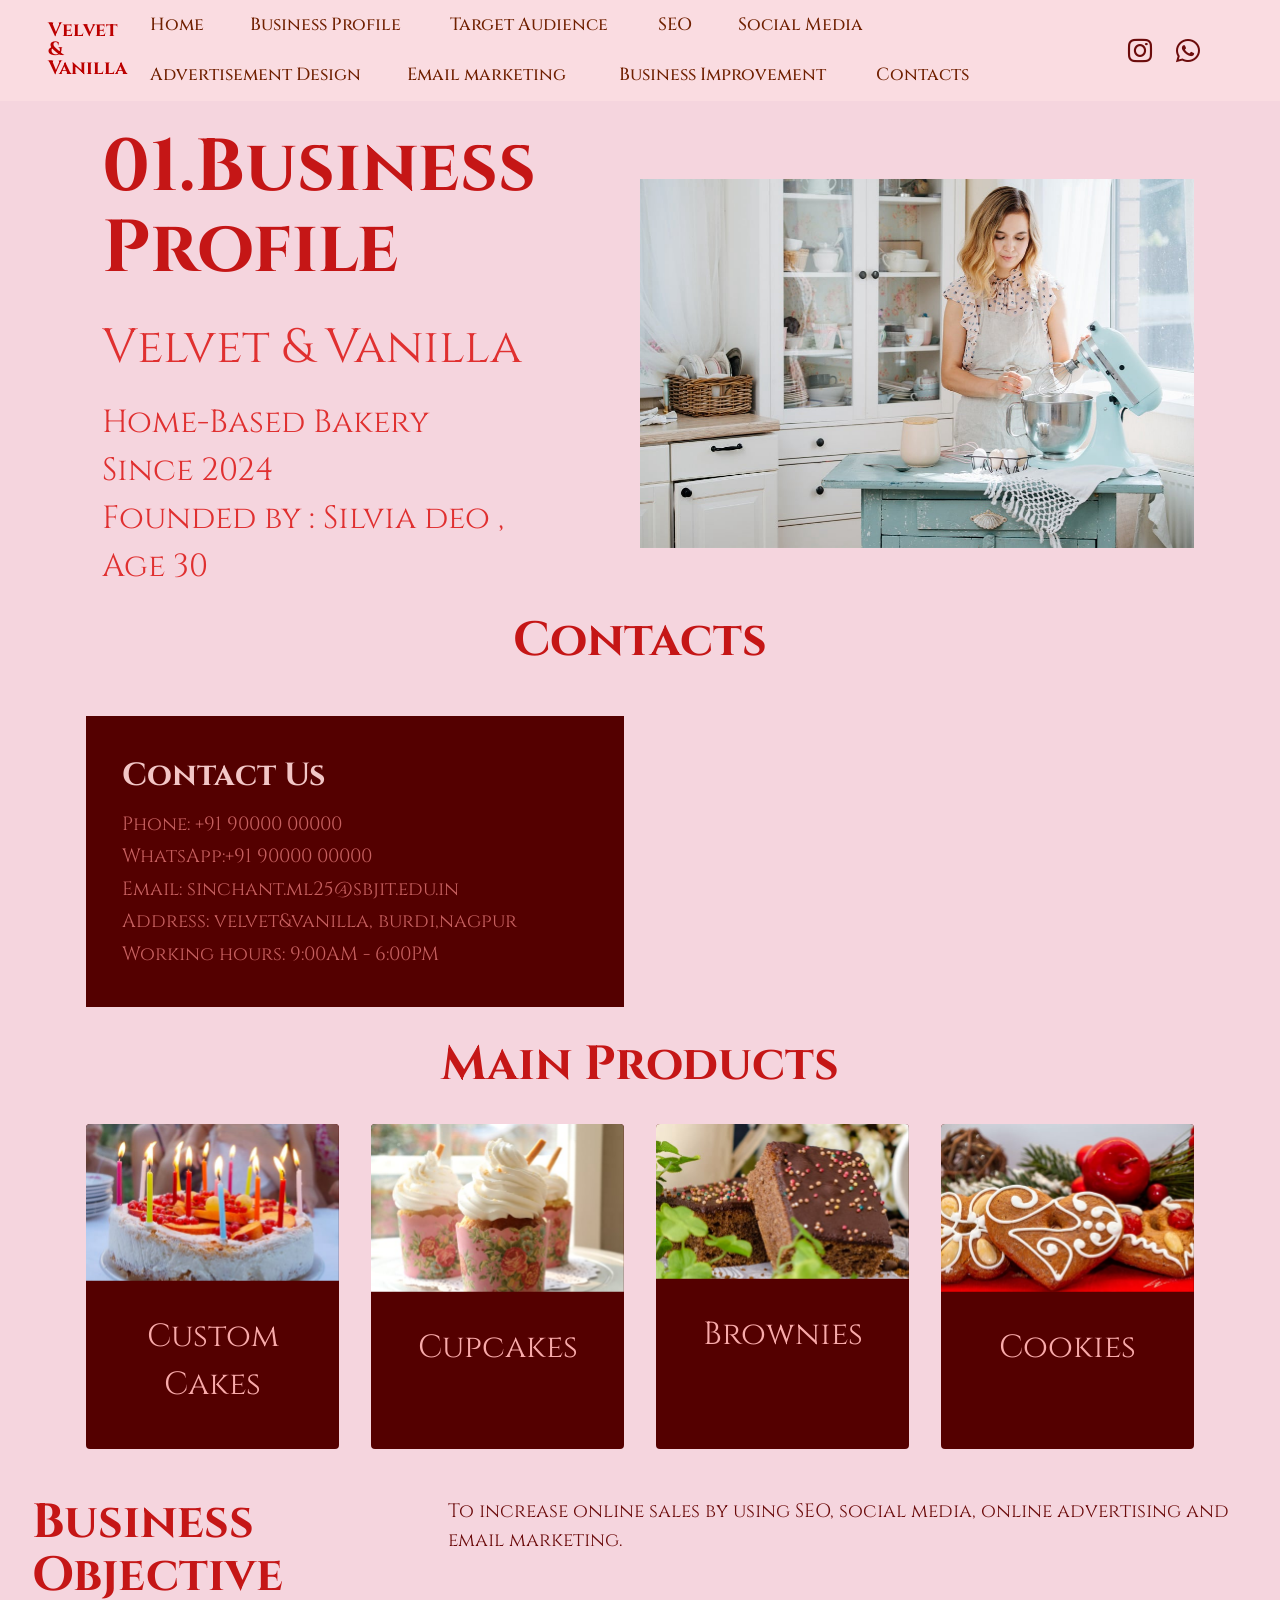
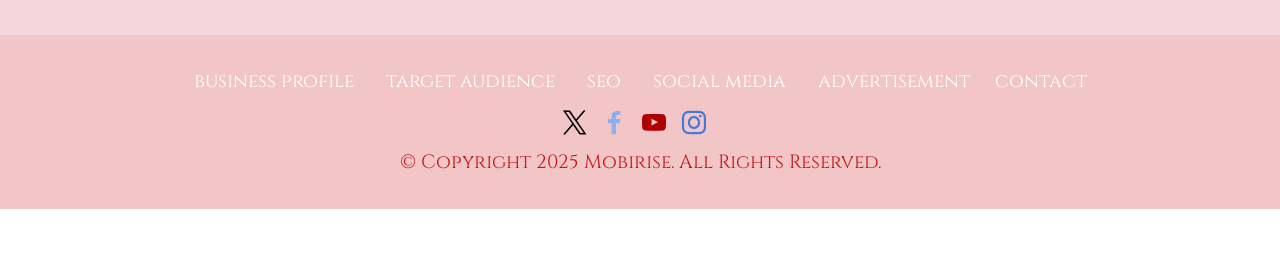
<file: page1.html>
<!DOCTYPE html>
<html  >
<head>
  <!-- Site made with Mobirise Website Builder v6.1.12, https://mobirise.com -->
  <meta charset="UTF-8">
  <meta http-equiv="X-UA-Compatible" content="IE=edge">
  <meta name="generator" content="Mobirise v6.1.12, mobirise.com">
  <meta name="viewport" content="width=device-width, initial-scale=1, minimum-scale=1">
  <link rel="shortcut icon" href="assets/images/mbr-96x96.png" type="image/x-icon">
  <meta name="description" content="">
  
  
  <title>business profile</title>
  <link rel="stylesheet" href="assets/web/assets/mobirise-icons2/mobirise2.css">
  <link rel="stylesheet" href="assets/bootstrap/css/bootstrap.min.css">
  <link rel="stylesheet" href="assets/animatecss/animate.css">
  <link rel="stylesheet" href="assets/dropdown/css/style.css">
  <link rel="stylesheet" href="assets/socicon/css/styles.css">
  <link rel="stylesheet" href="assets/theme/css/style.css">
  <link rel="preload" href="https://fonts.googleapis.com/css?family=Cinzel:400,500,600,700,800,900&display=swap" as="style" onload="this.onload=null;this.rel='stylesheet'">
  <noscript><link rel="stylesheet" href="https://fonts.googleapis.com/css?family=Cinzel:400,500,600,700,800,900&display=swap"></noscript>
  <link rel="preload" as="style" href="assets/mobirise/css/mbr-additional.css?v=8Gcd3i"><link rel="stylesheet" href="assets/mobirise/css/mbr-additional.css?v=8Gcd3i" type="text/css">

  
  
  
</head>
<body>
  
  <section data-bs-version="5.1" class="menu menu3 cid-vtHdLe9Ijb" once="menu" id="menu3-44">
    
    <nav class="navbar navbar-dropdown navbar-fixed-top navbar-expand-lg">
        <div class="container-fluid">
            <div class="navbar-brand">
                
                <span class="navbar-caption-wrap"><a class="navbar-caption text-primary display-7" href="https://mobiri.se">Velvet<br> &amp;<br> Vanilla</a></span>
            </div>
            <button class="navbar-toggler" type="button" data-toggle="collapse" data-bs-toggle="collapse" data-target="#navbarSupportedContent" data-bs-target="#navbarSupportedContent" aria-controls="navbarNavAltMarkup" aria-expanded="false" aria-label="Toggle navigation">
                <div class="hamburger">
                    <span></span>
                    <span></span>
                    <span></span>
                    <span></span>
                </div>
            </button>
            <div class="collapse navbar-collapse" id="navbarSupportedContent">
                <ul class="navbar-nav nav-dropdown nav-right" data-app-modern-menu="true"><li class="nav-item"><a class="nav-link link text-warning text-primary display-4" href="index.html">Home</a></li><li class="nav-item"><a class="nav-link link text-warning display-4" href="page1.html">Business Profile&nbsp;</a></li><li class="nav-item"><a class="nav-link link text-warning display-4" href="page2.html">Target Audience&nbsp;</a></li>
                    <li class="nav-item"><a class="nav-link link text-warning text-primary display-4" href="page9.html">SEO</a></li>
                    <li class="nav-item"><a class="nav-link link text-warning text-primary display-4" href="page13.html">Social Media&nbsp;</a>
                    </li><li class="nav-item"><a class="nav-link link text-warning display-4" href="page5.html">Advertisement Design</a></li><li class="nav-item"><a class="nav-link link text-warning text-primary display-4" href="page12.html">Email marketing&nbsp;</a></li><li class="nav-item"><a class="nav-link link text-warning display-4" href="page10.html">&nbsp;Business Improvement&nbsp;</a></li><li class="nav-item"><a class="nav-link link text-warning display-4" href="page11.html">Contacts</a></li></ul>
                <div class="icons-menu">
                    <a class="iconfont-wrapper" href="https://instagram.com/velvet&vanilla" target="_blank">
                        <span class="p-2 mbr-iconfont socicon-instagram socicon"></span>
                    </a>
                    <a class="iconfont-wrapper" href="https://wa.me/91 9000000000">
                        <span class="p-2 mbr-iconfont socicon-whatsapp socicon"></span>
                    </a>
                    
                    
                </div>
                
            </div>
        </div>
    </nav>
</section>

<section data-bs-version="5.1" class="features12 cid-vtHdJjXvew" id="features12-33">

    

    
    
    <div class="container">
        <div class="m-0 row align-items-center">
            <div class="col-12 col-lg">
                <div class="card-wrapper">
                    <div class="card-box">
                        <h4 class="card-title mbr-fonts-style mb-4 display-1"><strong>01.Business Profile</strong></h4>
                        <p class="mbr-text mbr-fonts-style mb-4 display-2">Velvet &amp; Vanilla</p>
                        <div class="mbr-text mbr-fonts-style counter-container display-5"><p>Home-Based Bakery</p><p>Since 2024</p><p>Founded by : Silvia deo , </p><p>Age 30</p></div>
                        
                    </div>
                </div>
            </div>
            <div class="p-0 col-12 col-lg-6 md-pb">
                <div class="image-wrapper">
                    <img src="assets/images/home-baker-scaled-1-1088x725.jpg" alt="Mobirise Website Builder">
                </div>
            </div>
        </div>
    </div>
</section>

<section data-bs-version="5.1" class="contacts02 map1 cid-vtHdJkq6Ua" id="contacts02-34">

    

    
    <div class="container">
        <div class="row justify-content-center">
            <div class="col-12 content-head">
                <div class="mbr-section-head mb-5">
                    <h3 class="mbr-section-title mbr-fonts-style align-center mb-0 display-2">
                        <strong>Contacts</strong>
                    </h3>
                    
                </div>
            </div>
        </div>
        <div class="row justify-content-center">
            <div class="card col-12 col-md-12 col-lg-6">
                <div class="card-wrapper">
                    <div class="text-wrapper">
                        <h5 class="cardTitle mbr-fonts-style mb-2 display-5">
                            <strong>Contact Us</strong>
                        </h5>
                        <ul class="list mbr-fonts-style display-7">
                            <li class="mbr-text item-wrap">Phone: +91 90000 00000</li>
                            <li class="mbr-text item-wrap">WhatsApp:+91 90000 00000</li>
                            <li class="mbr-text item-wrap">Email: sinchant.ml25@sbjit.edu.in</li>
                            <li class="mbr-text item-wrap">Address: velvet&amp;vanilla, burdi,nagpur&nbsp;</li>
                            <li class="mbr-text item-wrap">Working hours: 9:00AM - 6:00PM</li>
                        </ul>
                    </div>
                </div>
            </div>
            <div class="map-wrapper col-md-12 col-lg-6">
                <div class="google-map"><iframe frameborder="0" style="border:0" src="https://www.google.com/maps/embed?pb=!1m18!1m12!1m3!1d7879.726985056669!2d79.08077198702831!3d21.142814920962525!2m3!1f0!2f0!3f0!3m2!1i1024!2i768!4f13.1!3m3!1m2!1s0x3bd4c19e9d03fbab%3A0x9ac139273bfacffc!2sEternity%20Mall!5e1!3m2!1sen!2sin!4v1788016647472!5m2!1sen!2sin" allowfullscreen=""></iframe></div>
            </div>
        </div>
    </div>
</section>

<section data-bs-version="5.1" class="gallery2 cid-vtHdJl6goZ" id="gallery2-35">
    
    
    <div class="container">
        <div class="mbr-section-head">
            <h4 class="mbr-section-title mbr-fonts-style align-center mb-0 display-2"><strong>Main Products</strong><strong><br></strong></h4>
            
        </div>
        <div class="row mt-4">
            <div class="item features-image col-12 col-md-6 col-lg-3">
                <div class="item-wrapper">
                    <div class="item-img">
                        <img src="assets/images/mbr-506x315.jpg" alt="Mobirise Website Builder">
                    </div>
                    <div class="item-content">
                        <h5 class="item-title mbr-fonts-style display-5"><div>Custom Cakes</div></h5>
                        
                        
                    </div>
                    
                </div>
            </div>
            <div class="item features-image col-12 col-md-6 col-lg-3">
                <div class="item-wrapper">
                    <div class="item-img">
                        <img src="assets/images/mbr-506x337.jpg" alt="Mobirise Website Builder">
                    </div>
                    <div class="item-content">
                        <h5 class="item-title mbr-fonts-style display-5">Cupcakes</h5>
                        
                        
                    </div>
                    
                </div>
            </div>
            <div class="item features-image col-12 col-md-6 col-lg-3">
                <div class="item-wrapper">
                    <div class="item-img">
                        <img src="assets/images/mbr-506x311.jpg" alt="Mobirise Website Builder">
                    </div>
                    <div class="item-content">
                        <h5 class="item-title mbr-fonts-style display-5">Brownies</h5>
                        
                        
                    </div>
                    
                </div>
            </div>
            <div class="item features-image col-12 col-md-6 col-lg-3">
                <div class="item-wrapper">
                    <div class="item-img">
                        <img src="assets/images/mbr-1-506x337.jpg" alt="Mobirise Website Builder" title="">
                    </div>
                    <div class="item-content">
                        <h5 class="item-title mbr-fonts-style display-5">Cookies</h5>
                        
                        
                    </div>
                    
                </div>
            </div>
        </div>
    </div>
</section>

<section data-bs-version="5.1" class="content10 cid-vtHdJlNvPR" id="content10-36">
    
    <div class="container-fluid">
        <div class="row justify-content-center">
            <div class="col-12 col-md">
                <h5 class="mbr-section-title mbr-fonts-style mb-4 display-2"><strong>Business Objective</strong></h5>
                
            </div>
            <div class="col-md-12 col-lg-8">
                <p class="mbr-text mbr-fonts-style display-7">To increase online sales by using SEO, social media, online advertising and email marketing.</p>
            </div>
        </div>
    </div>
</section>

<section data-bs-version="5.1" class="footer3 cid-vtHdJx4N1S mbr-reveal" once="footers" id="footer3-3j">

    

    

    <div class="container">
        <div class="media-container-row align-center mbr-white">
            <div class="row row-links">
                <ul class="foot-menu">
                    
                    
                    
                    
                    
                <li class="foot-menu-item mbr-fonts-style display-7">business profile</li><li class="foot-menu-item mbr-fonts-style display-7">target audience</li><li class="foot-menu-item mbr-fonts-style display-7">seo</li><li class="foot-menu-item mbr-fonts-style display-7">social media</li><li class="foot-menu-item mbr-fonts-style display-7">advertisement&nbsp; &nbsp; &nbsp;contact</li></ul>
            </div>
            <div class="row social-row">
                <div class="social-list align-right pb-2">
                    
                    
                    
                    
                    
                    
                <div class="soc-item">
                        <a href="https://twitter.com/mobirise" target="_blank">
                            <span class="mbr-iconfont mbr-iconfont-social socicon-twitter socicon" style="color: rgb(0, 0, 0); fill: rgb(0, 0, 0);"></span>
                        </a>
                    </div><div class="soc-item">
                        <a href="https://www.facebook.com/pages/Mobirise/1616226671953247" target="_blank">
                            <span class="mbr-iconfont mbr-iconfont-social socicon-facebook socicon" style="color: rgb(140, 175, 240); fill: rgb(140, 175, 240);"></span>
                        </a>
                    </div><div class="soc-item">
                        <a href="https://www.youtube.com/c/mobirise" target="_blank">
                            <span class="mbr-iconfont mbr-iconfont-social socicon-youtube socicon" style="color: rgb(174, 0, 0); fill: rgb(174, 0, 0);"></span>
                        </a>
                    </div><div class="soc-item">
                        <a href="https://instagram.com/mobirise" target="_blank">
                            <span class="mbr-iconfont mbr-iconfont-social socicon-instagram socicon" style="color: rgb(68, 121, 217); fill: rgb(68, 121, 217);"></span>
                        </a>
                    </div></div>
            </div>
            <div class="row row-copirayt">
                <p class="mbr-text mb-0 mbr-fonts-style mbr-white align-center display-7">
                    © Copyright 2025 Mobirise. All Rights Reserved.
                </p>
            </div>
        </div>
    </div>
</section><section class="display-7" style="padding: 0;align-items: center;justify-content: center;flex-wrap: wrap;    align-content: center;display: flex;position: relative;height: 4rem;"><a href="https://mobiri.se/" style="flex: 1 1;height: 4rem;position: absolute;width: 100%;z-index: 1;"><img alt="" style="height: 4rem;" src="[data-uri]"></a><p style="margin: 0;text-align: center;" class="display-7">&#8204;</p><a style="z-index:1" href="https://mobirise.com/html-builder.html">HTML Creator</a></section><script src="assets/bootstrap/js/bootstrap.bundle.min.js"></script>  <script src="assets/smoothscroll/smooth-scroll.js"></script>  <script src="assets/ytplayer/index.js"></script>  <script src="assets/dropdown/js/navbar-dropdown.js"></script>  <script src="assets/theme/js/script.js"></script>  
  
  
 <div id="scrollToTop" class="scrollToTop mbr-arrow-up"><a style="text-align: center;"><i class="mbr-arrow-up-icon mbr-arrow-up-icon-cm cm-icon cm-icon-smallarrow-up"></i></a></div>
    <input name="animation" type="hidden">
  </body>
</html>
</file>
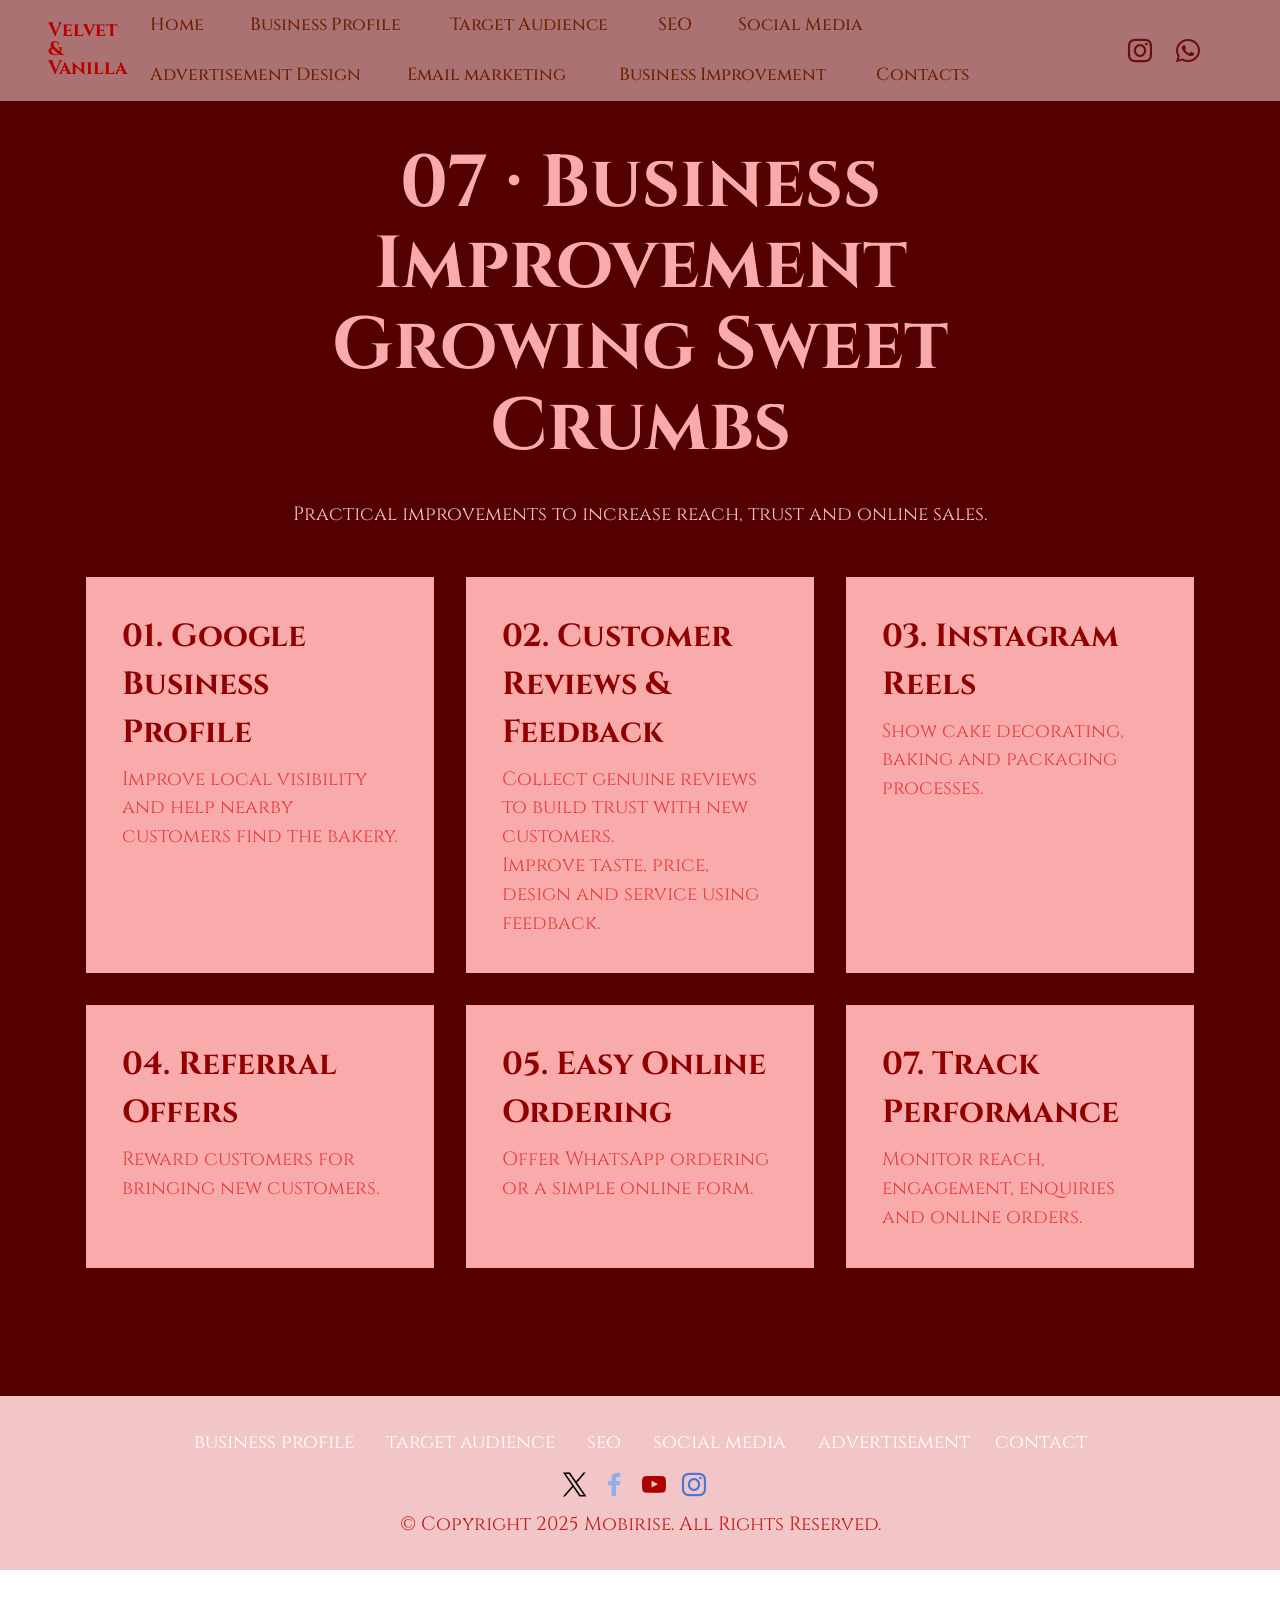
<file: page10.html>
<!DOCTYPE html>
<html  >
<head>
  <!-- Site made with Mobirise Website Builder v6.1.12, https://mobirise.com -->
  <meta charset="UTF-8">
  <meta http-equiv="X-UA-Compatible" content="IE=edge">
  <meta name="generator" content="Mobirise v6.1.12, mobirise.com">
  <meta name="viewport" content="width=device-width, initial-scale=1, minimum-scale=1">
  <link rel="shortcut icon" href="assets/images/mbr-96x96.png" type="image/x-icon">
  <meta name="description" content="">
  
  
  <title>business improvemrnt</title>
  <link rel="stylesheet" href="assets/bootstrap/css/bootstrap.min.css">
  <link rel="stylesheet" href="assets/animatecss/animate.css">
  <link rel="stylesheet" href="assets/dropdown/css/style.css">
  <link rel="stylesheet" href="assets/socicon/css/styles.css">
  <link rel="stylesheet" href="assets/theme/css/style.css">
  <link rel="preload" href="https://fonts.googleapis.com/css?family=Cinzel:400,500,600,700,800,900&display=swap" as="style" onload="this.onload=null;this.rel='stylesheet'">
  <noscript><link rel="stylesheet" href="https://fonts.googleapis.com/css?family=Cinzel:400,500,600,700,800,900&display=swap"></noscript>
  <link rel="preload" as="style" href="assets/mobirise/css/mbr-additional.css?v=ui5P2n"><link rel="stylesheet" href="assets/mobirise/css/mbr-additional.css?v=ui5P2n" type="text/css">

  
  
  
</head>
<body>
  
  <section data-bs-version="5.1" class="menu menu3 cid-vtHhyBfAvY" once="menu" id="menu3-86">
    
    <nav class="navbar navbar-dropdown navbar-fixed-top navbar-expand-lg">
        <div class="container-fluid">
            <div class="navbar-brand">
                
                <span class="navbar-caption-wrap"><a class="navbar-caption text-primary display-7" href="https://mobiri.se">Velvet<br> &amp;<br> Vanilla</a></span>
            </div>
            <button class="navbar-toggler" type="button" data-toggle="collapse" data-bs-toggle="collapse" data-target="#navbarSupportedContent" data-bs-target="#navbarSupportedContent" aria-controls="navbarNavAltMarkup" aria-expanded="false" aria-label="Toggle navigation">
                <div class="hamburger">
                    <span></span>
                    <span></span>
                    <span></span>
                    <span></span>
                </div>
            </button>
            <div class="collapse navbar-collapse" id="navbarSupportedContent">
                <ul class="navbar-nav nav-dropdown nav-right" data-app-modern-menu="true"><li class="nav-item"><a class="nav-link link text-warning text-primary display-4" href="index.html">Home</a></li><li class="nav-item"><a class="nav-link link text-warning display-4" href="page1.html">Business Profile&nbsp;</a></li><li class="nav-item"><a class="nav-link link text-warning display-4" href="page2.html">Target Audience&nbsp;</a></li>
                    <li class="nav-item"><a class="nav-link link text-warning text-primary display-4" href="page9.html">SEO</a></li>
                    <li class="nav-item"><a class="nav-link link text-warning text-primary display-4" href="page13.html">Social Media&nbsp;</a>
                    </li><li class="nav-item"><a class="nav-link link text-warning display-4" href="page5.html">Advertisement Design</a></li><li class="nav-item"><a class="nav-link link text-warning text-primary display-4" href="page12.html">Email marketing&nbsp;</a></li><li class="nav-item"><a class="nav-link link text-warning display-4" href="page10.html">&nbsp;Business Improvement&nbsp;</a></li><li class="nav-item"><a class="nav-link link text-warning display-4" href="page11.html">Contacts</a></li></ul>
                <div class="icons-menu">
                    <a class="iconfont-wrapper" href="https://instagram.com/velvet&vanilla" target="_blank">
                        <span class="p-2 mbr-iconfont socicon-instagram socicon"></span>
                    </a>
                    <a class="iconfont-wrapper" href="https://wa.me/91 9000000000">
                        <span class="p-2 mbr-iconfont socicon-whatsapp socicon"></span>
                    </a>
                    
                    
                </div>
                
            </div>
        </div>
    </nav>
</section>

<section data-bs-version="5.1" class="features032 cid-vtHhyz8f3u" id="features032-83">
  

  
  
  <div class="container">
    <div class="row justify-content-center">
      <div class="col-12 mb-5 content-head">
        <h3 class="mbr-section-title mbr-fonts-style align-center mb-0 display-1"><strong>07 · Business Improvement
</strong><div><strong>Growing Sweet Crumbs</strong></div></h3>
        <h5 class="mbr-section-subtitle mbr-fonts-style align-center mb-0 mt-4 display-7">Practical improvements to increase reach, trust and online sales.</h5>
      </div>
    </div>
    <div class="row">
      <div class="item features-without-image col-12 col-lg-4 active item-mb">
        <div class="item-wrapper">
          <div class="card-box align-left">
            
            <h5 class="card-title mbr-fonts-style display-5"><strong>01. Google Business Profile</strong></h5>
            <p class="card-text mbr-fonts-style display-7">Improve local visibility and help nearby customers find the bakery.</p>
          </div>
        </div>
      </div>
      <div class="item features-without-image col-12 col-lg-4 item-mb">
        <div class="item-wrapper">
          <div class="card-box align-left">
            
            <h5 class="card-title mbr-fonts-style display-5"><strong>02. Customer Reviews &amp; Feedback</strong></h5>
            <p class="card-text mbr-fonts-style display-7">Collect genuine reviews to build trust with new customers.<br>Improve taste, price, design and service using feedback.<br></p>
          </div>
        </div>
      </div>
      <div class="item features-without-image col-12 col-lg-4 item-mb">
        <div class="item-wrapper">
          <div class="card-box align-left">
            
            <h5 class="card-title mbr-fonts-style display-5"><strong>03. Instagram Reels</strong></h5>
            <p class="card-text mbr-fonts-style display-7">Show cake decorating, baking and packaging processes.</p>
          </div>
        </div>
      </div>
      <div class="item features-without-image col-12 col-lg-4 item-mb">
        <div class="item-wrapper">
          <div class="card-box align-left">
            
            <h5 class="card-title mbr-fonts-style display-5"><strong>04. Referral Offers</strong></h5>
            <p class="card-text mbr-fonts-style display-7">Reward customers for bringing new customers.</p>
          </div>
        </div>
      </div>
      <div class="item features-without-image col-12 col-lg-4 item-mb">
        <div class="item-wrapper">
          <div class="card-box align-left">
            
            <h5 class="card-title mbr-fonts-style display-5"><strong>05. Easy Online Ordering</strong></h5>
            <p class="card-text mbr-fonts-style display-7">Offer WhatsApp ordering or a simple online form.</p>
          </div>
        </div>
      </div>
      <div class="item features-without-image col-12 col-lg-4 item-mb">
        <div class="item-wrapper">
          <div class="card-box align-left">
            
            <h5 class="card-title mbr-fonts-style display-5"><strong>07. Track Performance</strong></h5>
            <p class="card-text mbr-fonts-style display-7">Monitor reach, engagement, enquiries and online orders.</p>
          </div>
        </div>
      </div>
    </div>
  </div>
</section>

<section data-bs-version="5.1" class="footer3 cid-vtHhyAuP4o mbr-reveal" once="footers" id="footer3-85">

    

    

    <div class="container">
        <div class="media-container-row align-center mbr-white">
            <div class="row row-links">
                <ul class="foot-menu">
                    
                    
                    
                    
                    
                <li class="foot-menu-item mbr-fonts-style display-7">business profile</li><li class="foot-menu-item mbr-fonts-style display-7">target audience</li><li class="foot-menu-item mbr-fonts-style display-7">seo</li><li class="foot-menu-item mbr-fonts-style display-7">social media</li><li class="foot-menu-item mbr-fonts-style display-7">advertisement&nbsp; &nbsp; &nbsp;contact</li></ul>
            </div>
            <div class="row social-row">
                <div class="social-list align-right pb-2">
                    
                    
                    
                    
                    
                    
                <div class="soc-item">
                        <a href="https://twitter.com/mobirise" target="_blank">
                            <span class="mbr-iconfont mbr-iconfont-social socicon-twitter socicon" style="color: rgb(0, 0, 0); fill: rgb(0, 0, 0);"></span>
                        </a>
                    </div><div class="soc-item">
                        <a href="https://www.facebook.com/pages/Mobirise/1616226671953247" target="_blank">
                            <span class="mbr-iconfont mbr-iconfont-social socicon-facebook socicon" style="color: rgb(140, 175, 240); fill: rgb(140, 175, 240);"></span>
                        </a>
                    </div><div class="soc-item">
                        <a href="https://www.youtube.com/c/mobirise" target="_blank">
                            <span class="mbr-iconfont mbr-iconfont-social socicon-youtube socicon" style="color: rgb(174, 0, 0); fill: rgb(174, 0, 0);"></span>
                        </a>
                    </div><div class="soc-item">
                        <a href="https://instagram.com/mobirise" target="_blank">
                            <span class="mbr-iconfont mbr-iconfont-social socicon-instagram socicon" style="color: rgb(68, 121, 217); fill: rgb(68, 121, 217);"></span>
                        </a>
                    </div></div>
            </div>
            <div class="row row-copirayt">
                <p class="mbr-text mb-0 mbr-fonts-style mbr-white align-center display-7">
                    © Copyright 2025 Mobirise. All Rights Reserved.
                </p>
            </div>
        </div>
    </div>
</section><section class="display-7" style="padding: 0;align-items: center;justify-content: center;flex-wrap: wrap;    align-content: center;display: flex;position: relative;height: 4rem;"><a href="https://mobiri.se/" style="flex: 1 1;height: 4rem;position: absolute;width: 100%;z-index: 1;"><img alt="" style="height: 4rem;" src="[data-uri]"></a><p style="margin: 0;text-align: center;" class="display-7">&#8204;</p><a style="z-index:1" href="https://mobirise.com/offline-website-builder.html">Offline Website Software</a></section><script src="assets/bootstrap/js/bootstrap.bundle.min.js"></script>  <script src="assets/smoothscroll/smooth-scroll.js"></script>  <script src="assets/ytplayer/index.js"></script>  <script src="assets/dropdown/js/navbar-dropdown.js"></script>  <script src="assets/theme/js/script.js"></script>  
  
  
 <div id="scrollToTop" class="scrollToTop mbr-arrow-up"><a style="text-align: center;"><i class="mbr-arrow-up-icon mbr-arrow-up-icon-cm cm-icon cm-icon-smallarrow-up"></i></a></div>
    <input name="animation" type="hidden">
  </body>
</html>
</file>
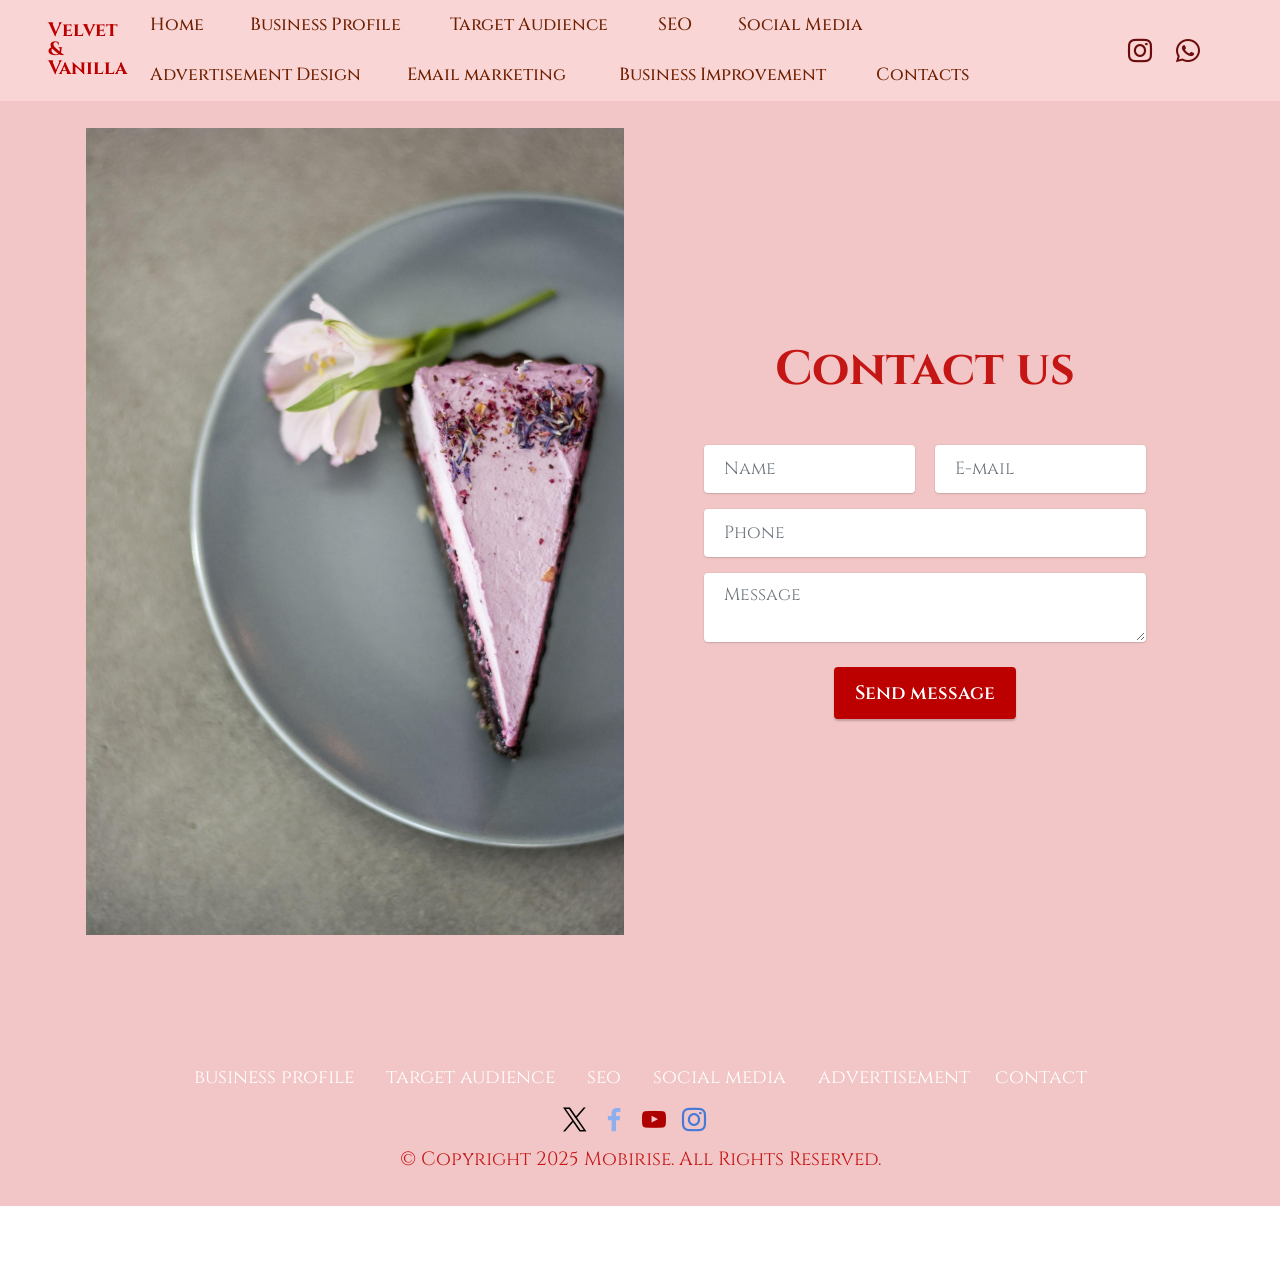
<file: page11.html>
<!DOCTYPE html>
<html  >
<head>
  <!-- Site made with Mobirise Website Builder v6.1.12, https://mobirise.com -->
  <meta charset="UTF-8">
  <meta http-equiv="X-UA-Compatible" content="IE=edge">
  <meta name="generator" content="Mobirise v6.1.12, mobirise.com">
  <meta name="viewport" content="width=device-width, initial-scale=1, minimum-scale=1">
  <link rel="shortcut icon" href="assets/images/mbr-96x96.png" type="image/x-icon">
  <meta name="description" content="">
  
  
  <title>contact</title>
  <link rel="stylesheet" href="assets/bootstrap/css/bootstrap.min.css">
  <link rel="stylesheet" href="assets/animatecss/animate.css">
  <link rel="stylesheet" href="assets/dropdown/css/style.css">
  <link rel="stylesheet" href="assets/socicon/css/styles.css">
  <link rel="stylesheet" href="assets/theme/css/style.css">
  <link rel="preload" href="https://fonts.googleapis.com/css?family=Cinzel:400,500,600,700,800,900&display=swap" as="style" onload="this.onload=null;this.rel='stylesheet'">
  <noscript><link rel="stylesheet" href="https://fonts.googleapis.com/css?family=Cinzel:400,500,600,700,800,900&display=swap"></noscript>
  <link rel="preload" as="style" href="assets/mobirise/css/mbr-additional.css?v=wxqtvU"><link rel="stylesheet" href="assets/mobirise/css/mbr-additional.css?v=wxqtvU" type="text/css">

  
  
  
</head>
<body>
  
  <section data-bs-version="5.1" class="menu menu3 cid-vtHidKdCEy" once="menu" id="menu3-8a">
    
    <nav class="navbar navbar-dropdown navbar-fixed-top navbar-expand-lg">
        <div class="container-fluid">
            <div class="navbar-brand">
                
                <span class="navbar-caption-wrap"><a class="navbar-caption text-primary display-7" href="https://mobiri.se">Velvet<br> &amp;<br> Vanilla</a></span>
            </div>
            <button class="navbar-toggler" type="button" data-toggle="collapse" data-bs-toggle="collapse" data-target="#navbarSupportedContent" data-bs-target="#navbarSupportedContent" aria-controls="navbarNavAltMarkup" aria-expanded="false" aria-label="Toggle navigation">
                <div class="hamburger">
                    <span></span>
                    <span></span>
                    <span></span>
                    <span></span>
                </div>
            </button>
            <div class="collapse navbar-collapse" id="navbarSupportedContent">
                <ul class="navbar-nav nav-dropdown nav-right" data-app-modern-menu="true"><li class="nav-item"><a class="nav-link link text-warning text-primary display-4" href="index.html">Home</a></li><li class="nav-item"><a class="nav-link link text-warning display-4" href="page1.html">Business Profile&nbsp;</a></li><li class="nav-item"><a class="nav-link link text-warning display-4" href="page2.html">Target Audience&nbsp;</a></li>
                    <li class="nav-item"><a class="nav-link link text-warning text-primary display-4" href="page9.html">SEO</a></li>
                    <li class="nav-item"><a class="nav-link link text-warning text-primary display-4" href="page13.html">Social Media&nbsp;</a>
                    </li><li class="nav-item"><a class="nav-link link text-warning display-4" href="page5.html">Advertisement Design</a></li><li class="nav-item"><a class="nav-link link text-warning text-primary display-4" href="page12.html">Email marketing&nbsp;</a></li><li class="nav-item"><a class="nav-link link text-warning display-4" href="page10.html">&nbsp;Business Improvement&nbsp;</a></li><li class="nav-item"><a class="nav-link link text-warning display-4" href="page11.html">Contacts</a></li></ul>
                <div class="icons-menu">
                    <a class="iconfont-wrapper" href="https://instagram.com/velvet&vanilla" target="_blank">
                        <span class="p-2 mbr-iconfont socicon-instagram socicon"></span>
                    </a>
                    <a class="iconfont-wrapper" href="https://wa.me/91 9000000000">
                        <span class="p-2 mbr-iconfont socicon-whatsapp socicon"></span>
                    </a>
                    
                    
                </div>
                
            </div>
        </div>
    </nav>
</section>

<section data-bs-version="5.1" class="form03 cid-vtHidJ5WVP" id="form03-88">
    

    

    <div class="container">
        <div class="row justify-content-center align-items-center main-row">
            <div class="col-12 col-lg item-wrapper">
                <div class="mbr-section-head mb-5">
                    <h1 class="mbr-section-title mbr-fonts-style align-center mb-0 display-2">
                        <strong>Contact us</strong>
                    </h1>
                    
                </div>
                <div class="col-lg-12 mx-auto mbr-form" data-form-type="formoid">
                    <form action="https://mobirise.eu/" method="POST" class="mbr-form form-with-styler" data-form-title="Form Name"><input type="hidden" name="email" data-form-email="true" value="gi4qp2oD92b/CDnrzWHKB8mGdgC7Uzfi28j5U351/bzfhOfA3N+YkDeuRZI0Xi9ybok5IzkIHdst0G4z9w9awEEZNN6gw2Ufm0MZCnnnd8v/7Z3FJZHjwMBMR3SoL6w4">
                        <div class="row">
                            <div hidden="hidden" data-form-alert="" class="alert alert-success col-12">Thanks for filling out the form!</div>
                            <div hidden="hidden" data-form-alert-danger="" class="alert alert-danger col-12">
                                Oops...! some problem!
                            </div>
                        </div>
                        <div class="dragArea row">
                            <div class="col-md col-sm-12 form-group mb-3 mb-3" data-for="name">
                                <input type="text" name="name" placeholder="Name" data-form-field="name" class="form-control" value="" id="name-form03-88">
                            </div>
                            <div class="col-md col-sm-12 form-group mb-3 mb-3" data-for="email">
                                <input type="email" name="email" placeholder="E-mail" data-form-field="email" class="form-control" value="" id="email-form03-88">
                            </div>
                            <div class="col-12 form-group mb-3 mb-3" data-for="phone">
                                <input type="tel" name="phone" placeholder="Phone" data-form-field="phone" class="form-control" value="" id="phone-form03-88">
                            </div>
                            <div class="col-12 form-group mb-3 mb-3" data-for="textarea">
                                <textarea name="textarea" placeholder="Message" data-form-field="textarea" class="form-control" id="textarea-form03-88"></textarea>
                            </div>
                            <div class="col-auto align-center mbr-section-btn"><button type="submit" class="w-100 btn btn-primary display-7">Send message</button></div>
                        </div>
                    </form>
                </div>


            </div>
            <div class="col-12 col-lg-6">
                <div class="image-wrapper">
                    <img class="w-100" src="assets/images/mbr-1076x1614.jpg" alt="Mobirise Website Builder">
                </div>
            </div>

        </div>
    </div>
</section>

<section data-bs-version="5.1" class="footer3 cid-vtHidJAnIS mbr-reveal" once="footers" id="footer3-89">

    

    

    <div class="container">
        <div class="media-container-row align-center mbr-white">
            <div class="row row-links">
                <ul class="foot-menu">
                    
                    
                    
                    
                    
                <li class="foot-menu-item mbr-fonts-style display-7">business profile</li><li class="foot-menu-item mbr-fonts-style display-7">target audience</li><li class="foot-menu-item mbr-fonts-style display-7">seo</li><li class="foot-menu-item mbr-fonts-style display-7">social media</li><li class="foot-menu-item mbr-fonts-style display-7">advertisement&nbsp; &nbsp; &nbsp;contact</li></ul>
            </div>
            <div class="row social-row">
                <div class="social-list align-right pb-2">
                    
                    
                    
                    
                    
                    
                <div class="soc-item">
                        <a href="https://twitter.com/mobirise" target="_blank">
                            <span class="mbr-iconfont mbr-iconfont-social socicon-twitter socicon" style="color: rgb(0, 0, 0); fill: rgb(0, 0, 0);"></span>
                        </a>
                    </div><div class="soc-item">
                        <a href="https://www.facebook.com/pages/Mobirise/1616226671953247" target="_blank">
                            <span class="mbr-iconfont mbr-iconfont-social socicon-facebook socicon" style="color: rgb(140, 175, 240); fill: rgb(140, 175, 240);"></span>
                        </a>
                    </div><div class="soc-item">
                        <a href="https://www.youtube.com/c/mobirise" target="_blank">
                            <span class="mbr-iconfont mbr-iconfont-social socicon-youtube socicon" style="color: rgb(174, 0, 0); fill: rgb(174, 0, 0);"></span>
                        </a>
                    </div><div class="soc-item">
                        <a href="https://instagram.com/mobirise" target="_blank">
                            <span class="mbr-iconfont mbr-iconfont-social socicon-instagram socicon" style="color: rgb(68, 121, 217); fill: rgb(68, 121, 217);"></span>
                        </a>
                    </div></div>
            </div>
            <div class="row row-copirayt">
                <p class="mbr-text mb-0 mbr-fonts-style mbr-white align-center display-7">
                    © Copyright 2025 Mobirise. All Rights Reserved.
                </p>
            </div>
        </div>
    </div>
</section><section class="display-7" style="padding: 0;align-items: center;justify-content: center;flex-wrap: wrap;    align-content: center;display: flex;position: relative;height: 4rem;"><a href="https://mobiri.se/" style="flex: 1 1;height: 4rem;position: absolute;width: 100%;z-index: 1;"><img alt="" style="height: 4rem;" src="[data-uri]"></a><p style="margin: 0;text-align: center;" class="display-7">&#8204;</p><a style="z-index:1" href="https://mobirise.com/builder/ai-website-builder.html">Free AI Website Software</a></section><script src="assets/bootstrap/js/bootstrap.bundle.min.js"></script>  <script src="assets/smoothscroll/smooth-scroll.js"></script>  <script src="assets/ytplayer/index.js"></script>  <script src="assets/dropdown/js/navbar-dropdown.js"></script>  <script src="assets/theme/js/script.js"></script>  <script src="assets/formoid/formoid.min.js"></script>  
  
  
 <div id="scrollToTop" class="scrollToTop mbr-arrow-up"><a style="text-align: center;"><i class="mbr-arrow-up-icon mbr-arrow-up-icon-cm cm-icon cm-icon-smallarrow-up"></i></a></div>
    <input name="animation" type="hidden">
  </body>
</html>
</file>
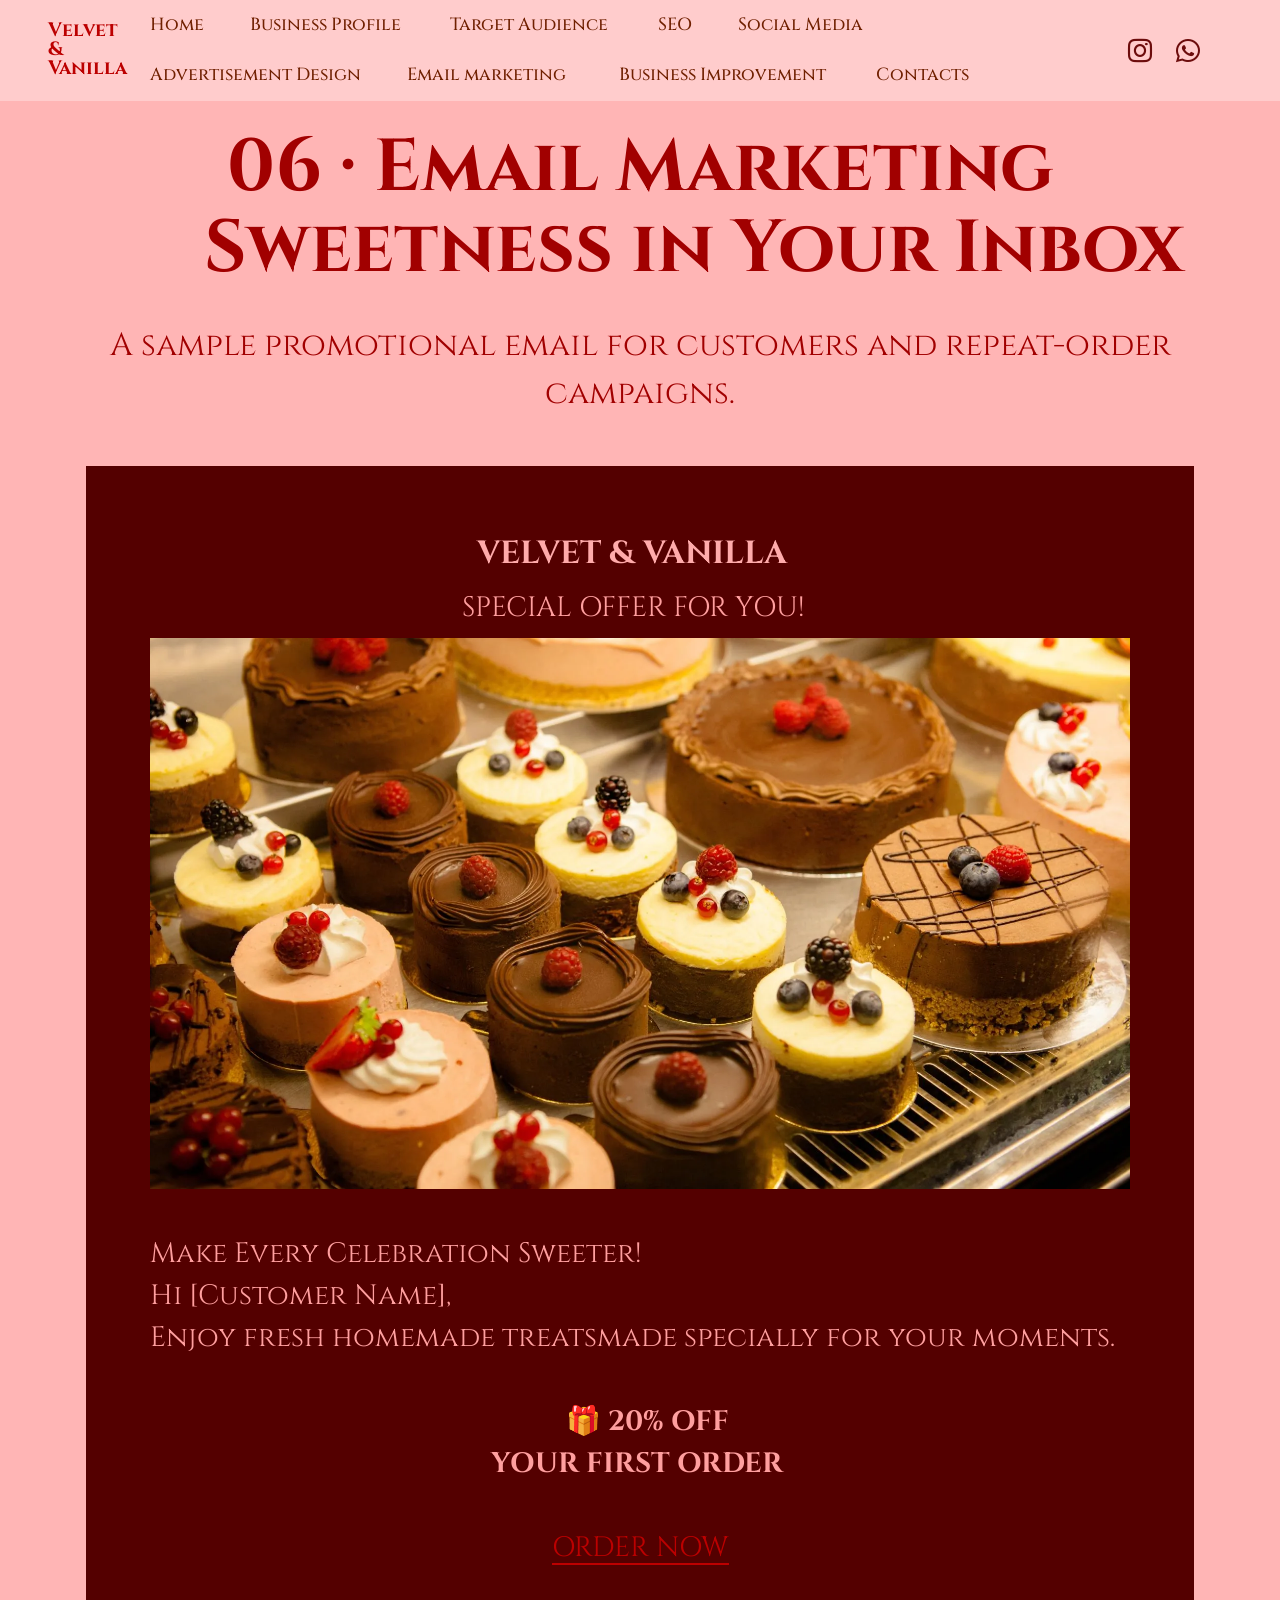
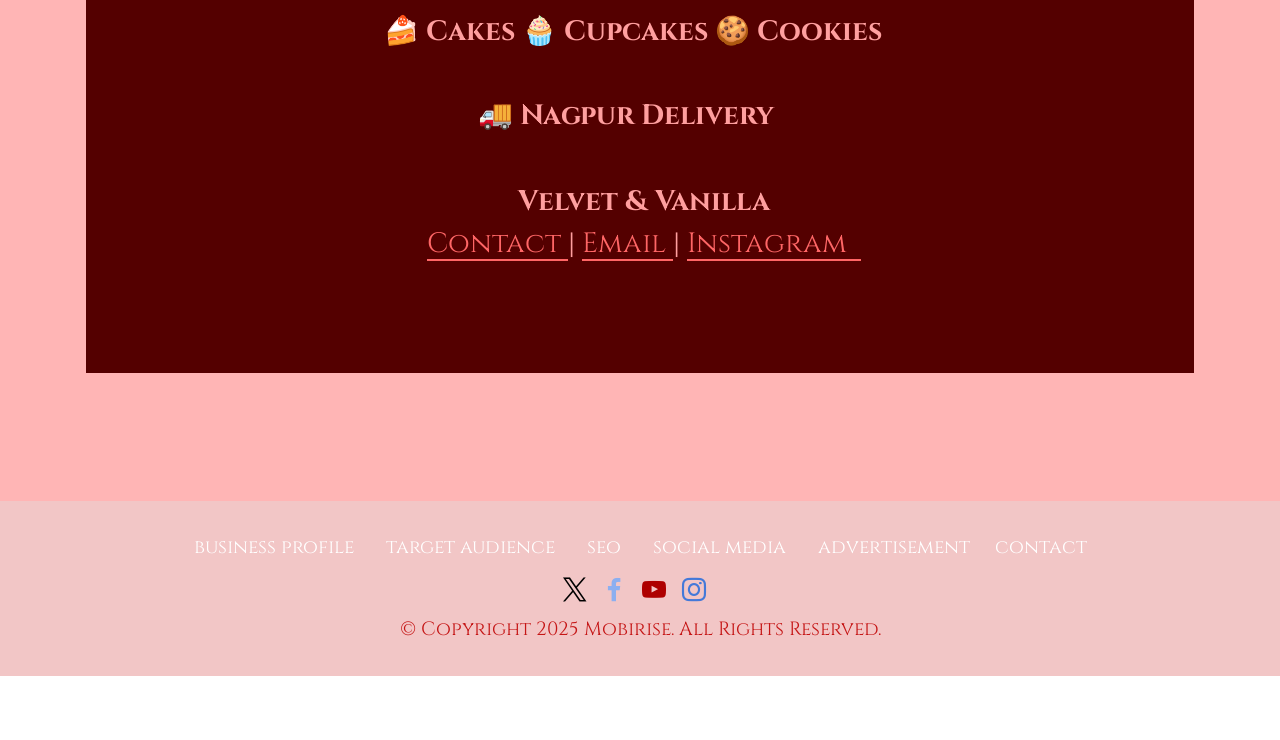
<file: page12.html>
<!DOCTYPE html>
<html  >
<head>
  <!-- Site made with Mobirise Website Builder v6.1.12, https://mobirise.com -->
  <meta charset="UTF-8">
  <meta http-equiv="X-UA-Compatible" content="IE=edge">
  <meta name="generator" content="Mobirise v6.1.12, mobirise.com">
  <meta name="viewport" content="width=device-width, initial-scale=1, minimum-scale=1">
  <link rel="shortcut icon" href="assets/images/mbr-96x96.png" type="image/x-icon">
  <meta name="description" content="">
  
  
  <title>email</title>
  <link rel="stylesheet" href="assets/web/assets/mobirise-icons2/mobirise2.css">
  <link rel="stylesheet" href="assets/bootstrap/css/bootstrap.min.css">
  <link rel="stylesheet" href="assets/animatecss/animate.css">
  <link rel="stylesheet" href="assets/dropdown/css/style.css">
  <link rel="stylesheet" href="assets/socicon/css/styles.css">
  <link rel="stylesheet" href="assets/theme/css/style.css">
  <link rel="preload" href="https://fonts.googleapis.com/css?family=Cinzel:400,500,600,700,800,900&display=swap" as="style" onload="this.onload=null;this.rel='stylesheet'">
  <noscript><link rel="stylesheet" href="https://fonts.googleapis.com/css?family=Cinzel:400,500,600,700,800,900&display=swap"></noscript>
  <link rel="preload" as="style" href="assets/mobirise/css/mbr-additional.css?v=GNG6ig"><link rel="stylesheet" href="assets/mobirise/css/mbr-additional.css?v=GNG6ig" type="text/css">

  
  
  
</head>
<body>
  
  <section data-bs-version="5.1" class="menu menu3 cid-vuC2tZs0BE" once="menu" id="menu3-92">
    
    <nav class="navbar navbar-dropdown navbar-fixed-top navbar-expand-lg">
        <div class="container-fluid">
            <div class="navbar-brand">
                
                <span class="navbar-caption-wrap"><a class="navbar-caption text-primary display-7" href="https://mobiri.se">Velvet<br> &amp;<br> Vanilla</a></span>
            </div>
            <button class="navbar-toggler" type="button" data-toggle="collapse" data-bs-toggle="collapse" data-target="#navbarSupportedContent" data-bs-target="#navbarSupportedContent" aria-controls="navbarNavAltMarkup" aria-expanded="false" aria-label="Toggle navigation">
                <div class="hamburger">
                    <span></span>
                    <span></span>
                    <span></span>
                    <span></span>
                </div>
            </button>
            <div class="collapse navbar-collapse" id="navbarSupportedContent">
                <ul class="navbar-nav nav-dropdown nav-right" data-app-modern-menu="true"><li class="nav-item"><a class="nav-link link text-warning text-primary display-4" href="index.html">Home</a></li><li class="nav-item"><a class="nav-link link text-warning display-4" href="page1.html">Business Profile&nbsp;</a></li><li class="nav-item"><a class="nav-link link text-warning display-4" href="page2.html">Target Audience&nbsp;</a></li>
                    <li class="nav-item"><a class="nav-link link text-warning text-primary display-4" href="page9.html">SEO</a></li>
                    <li class="nav-item"><a class="nav-link link text-warning text-primary display-4" href="page13.html">Social Media&nbsp;</a>
                    </li><li class="nav-item"><a class="nav-link link text-warning display-4" href="page5.html">Advertisement Design</a></li><li class="nav-item"><a class="nav-link link text-warning text-primary display-4" href="page12.html">Email marketing&nbsp;</a></li><li class="nav-item"><a class="nav-link link text-warning display-4" href="page10.html">&nbsp;Business Improvement&nbsp;</a></li><li class="nav-item"><a class="nav-link link text-warning display-4" href="page11.html">Contacts</a></li></ul>
                <div class="icons-menu">
                    <a class="iconfont-wrapper" href="https://instagram.com/velvet&vanilla" target="_blank">
                        <span class="p-2 mbr-iconfont socicon-instagram socicon"></span>
                    </a>
                    <a class="iconfont-wrapper" href="https://wa.me/91 9000000000">
                        <span class="p-2 mbr-iconfont socicon-whatsapp socicon"></span>
                    </a>
                    
                    
                </div>
                
            </div>
        </div>
    </nav>
</section>

<section data-bs-version="5.1" class="news09 startm5 cid-vuC2uaUhTM" id="news09-9h">
  
  <div class="container">
    <div class="col-12 mb-5 content-head">
      <h3 class="mbr-section-title mbr-fonts-style align-center mb-0 display-1"><strong>06 · Email Marketing
</strong><div><strong>&nbsp; &nbsp; &nbsp; Sweetness in Your Inbox</strong></div></h3>
      <h5 class="mbr-section-subtitle mbr-fonts-style align-center mb-0 mt-4 new-font">A sample promotional email for customers and repeat-order campaigns.</h5>
    </div>
    <div class="row justify-content-center ">
      <div class="col-12 col-lg-12">
        <div class="item features-without-image col-12 active">
          <div class="item-wrapper">
            <h5 class="mbr-card-title mbr-fonts-style mt-0 mb-3 display-5"><strong>&nbsp;VELVET &amp; VANILLA&nbsp; &nbsp;</strong></h5>
            <div class="details">
              
              
            </div>
            
            
            <h4 class="mbr-card-subtitle mbr-fonts-style mt-0 mb-3 new-font1"><p>SPECIAL OFFER FOR YOU!&nbsp;&nbsp;<br></p><p><img src="[data-uri]" data-filename="Untitled-design.webp" style="width: 100%;">&nbsp;</p>Make Every Celebration Sweeter!&nbsp;<br>Hi [Customer Name], <br>Enjoy fresh homemade treatsmade specially for your moments.&nbsp;<br><br><div>&nbsp; &nbsp;<strong>🎁 20% OFF&nbsp;</strong></div><div><strong>&nbsp; &nbsp; &nbsp; YOUR FIRST ORDER&nbsp; &nbsp; &nbsp;</strong> &nbsp;</div><br><div><strong><a href="https://wa.me/91000000" class="text-primary">ORDER NOW</a></strong></div><br><div><strong>🍰 Cakes  🧁 Cupcakes  🍪 Cookies&nbsp;&nbsp;</strong></div><strong><br></strong><div><strong>&nbsp;🚚 Nagpur Delivery&nbsp; &nbsp; &nbsp;<br></strong><p><strong><br></strong></p><strong>&nbsp; Velvet &amp; Vanilla&nbsp;</strong></div><div><strong>&nbsp;<a href="https://wa.me/91 9000000000" class="text-secondary">Contact </a>| <a href="mailto:sinchant.ml25@sbjit.edu.in?subject=enquiry%20" class="text-secondary">Email </a>| <a href="http://instagram.com" class="text-secondary" target="_blank">Instagram&nbsp;&nbsp;</a></strong><br><p><br></p></div></h4>
            
          </div>
        </div>
        

      </div>
    </div>
  </div>
</section>

<section data-bs-version="5.1" class="footer3 cid-vuC2ue2FxQ mbr-reveal" once="footers" id="footer3-9k">

    

    

    <div class="container">
        <div class="media-container-row align-center mbr-white">
            <div class="row row-links">
                <ul class="foot-menu">
                    
                    
                    
                    
                    
                <li class="foot-menu-item mbr-fonts-style display-7">business profile</li><li class="foot-menu-item mbr-fonts-style display-7">target audience</li><li class="foot-menu-item mbr-fonts-style display-7">seo</li><li class="foot-menu-item mbr-fonts-style display-7">social media</li><li class="foot-menu-item mbr-fonts-style display-7">advertisement&nbsp; &nbsp; &nbsp;contact</li></ul>
            </div>
            <div class="row social-row">
                <div class="social-list align-right pb-2">
                    
                    
                    
                    
                    
                    
                <div class="soc-item">
                        <a href="https://twitter.com/mobirise" target="_blank">
                            <span class="mbr-iconfont mbr-iconfont-social socicon-twitter socicon" style="color: rgb(0, 0, 0); fill: rgb(0, 0, 0);"></span>
                        </a>
                    </div><div class="soc-item">
                        <a href="https://www.facebook.com/pages/Mobirise/1616226671953247" target="_blank">
                            <span class="mbr-iconfont mbr-iconfont-social socicon-facebook socicon" style="color: rgb(140, 175, 240); fill: rgb(140, 175, 240);"></span>
                        </a>
                    </div><div class="soc-item">
                        <a href="https://www.youtube.com/c/mobirise" target="_blank">
                            <span class="mbr-iconfont mbr-iconfont-social socicon-youtube socicon" style="color: rgb(174, 0, 0); fill: rgb(174, 0, 0);"></span>
                        </a>
                    </div><div class="soc-item">
                        <a href="https://instagram.com/mobirise" target="_blank">
                            <span class="mbr-iconfont mbr-iconfont-social socicon-instagram socicon" style="color: rgb(68, 121, 217); fill: rgb(68, 121, 217);"></span>
                        </a>
                    </div></div>
            </div>
            <div class="row row-copirayt">
                <p class="mbr-text mb-0 mbr-fonts-style mbr-white align-center display-7">
                    © Copyright 2025 Mobirise. All Rights Reserved.
                </p>
            </div>
        </div>
    </div>
</section><section class="display-7" style="padding: 0;align-items: center;justify-content: center;flex-wrap: wrap;    align-content: center;display: flex;position: relative;height: 4rem;"><a href="https://mobiri.se/" style="flex: 1 1;height: 4rem;position: absolute;width: 100%;z-index: 1;"><img alt="" style="height: 4rem;" src="[data-uri]"></a><p style="margin: 0;text-align: center;" class="display-7">&#8204;</p><a style="z-index:1" href="https://mobirise.com/builder/ai-website-creator.html">Free AI Website Creator</a></section><script src="assets/bootstrap/js/bootstrap.bundle.min.js"></script>  <script src="assets/smoothscroll/smooth-scroll.js"></script>  <script src="assets/ytplayer/index.js"></script>  <script src="assets/dropdown/js/navbar-dropdown.js"></script>  <script src="assets/theme/js/script.js"></script>  
  
  
 <div id="scrollToTop" class="scrollToTop mbr-arrow-up"><a style="text-align: center;"><i class="mbr-arrow-up-icon mbr-arrow-up-icon-cm cm-icon cm-icon-smallarrow-up"></i></a></div>
    <input name="animation" type="hidden">
  </body>
</html>
</file>
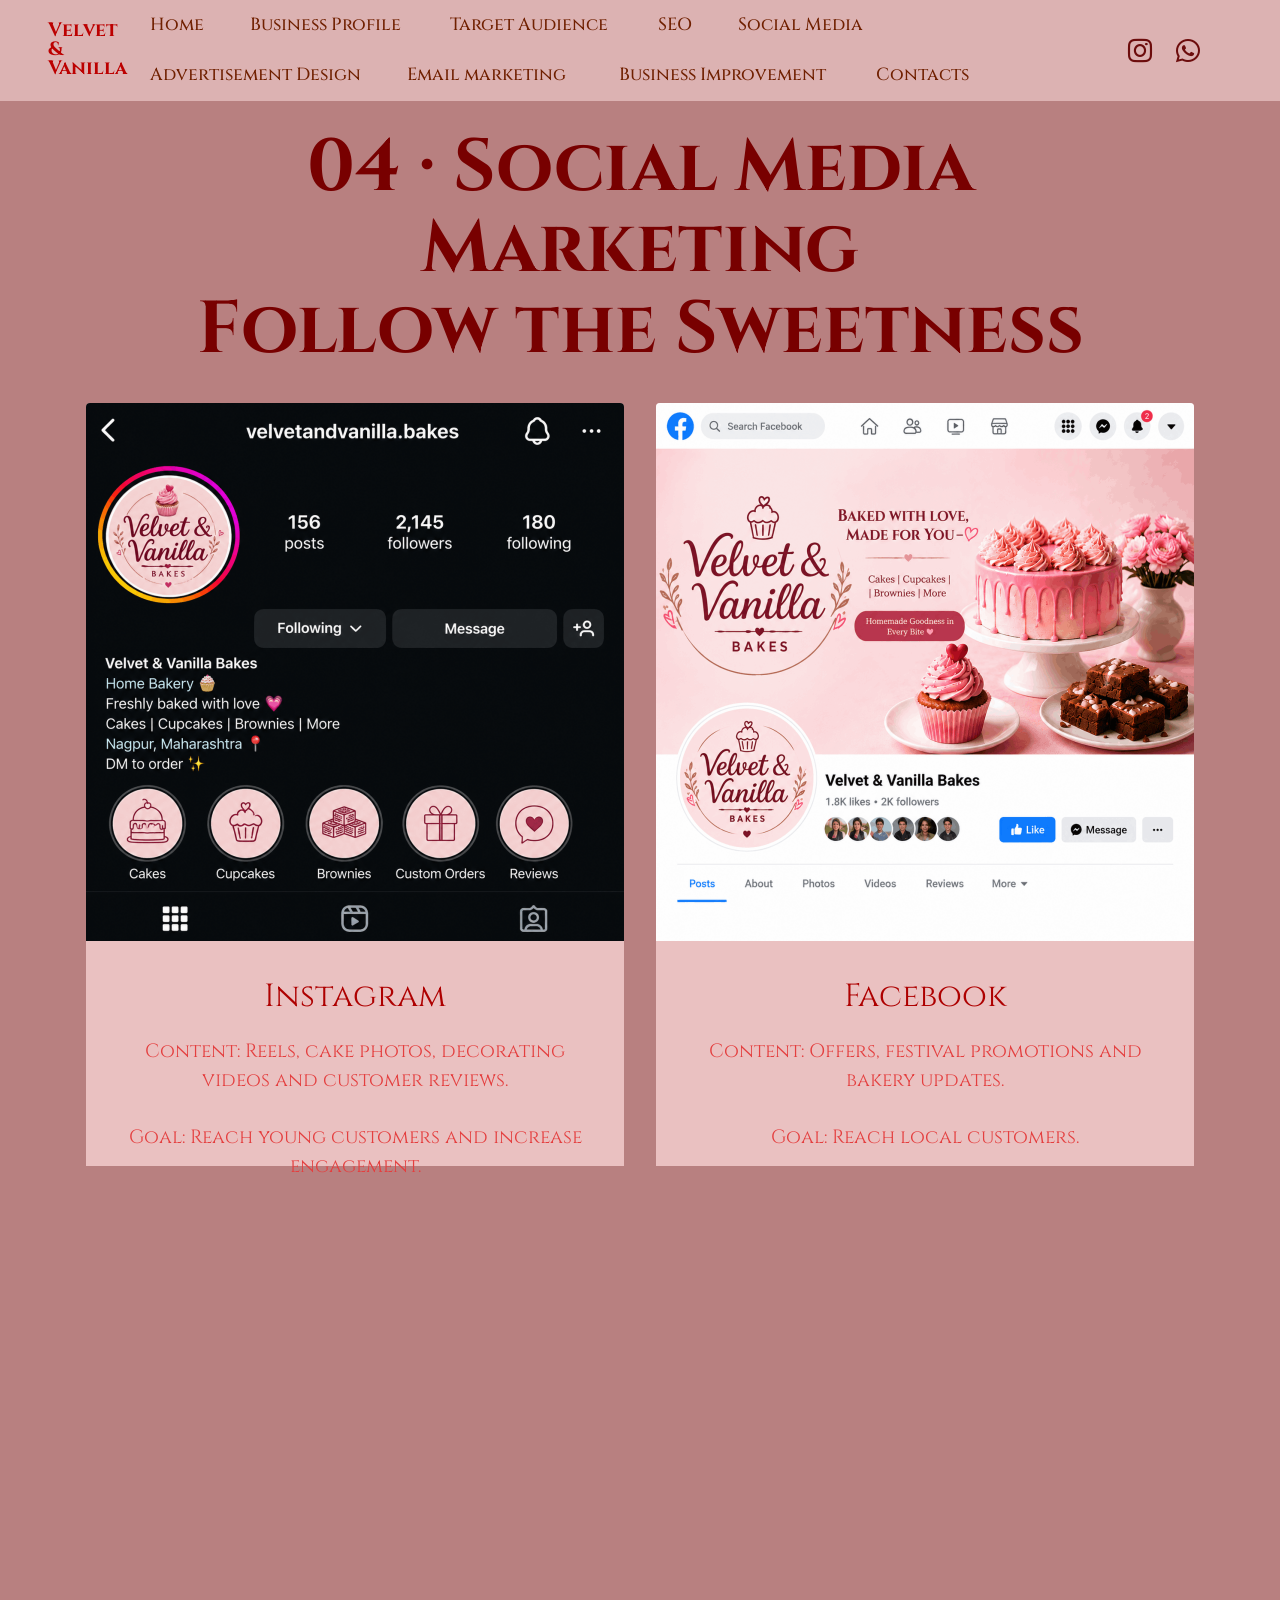
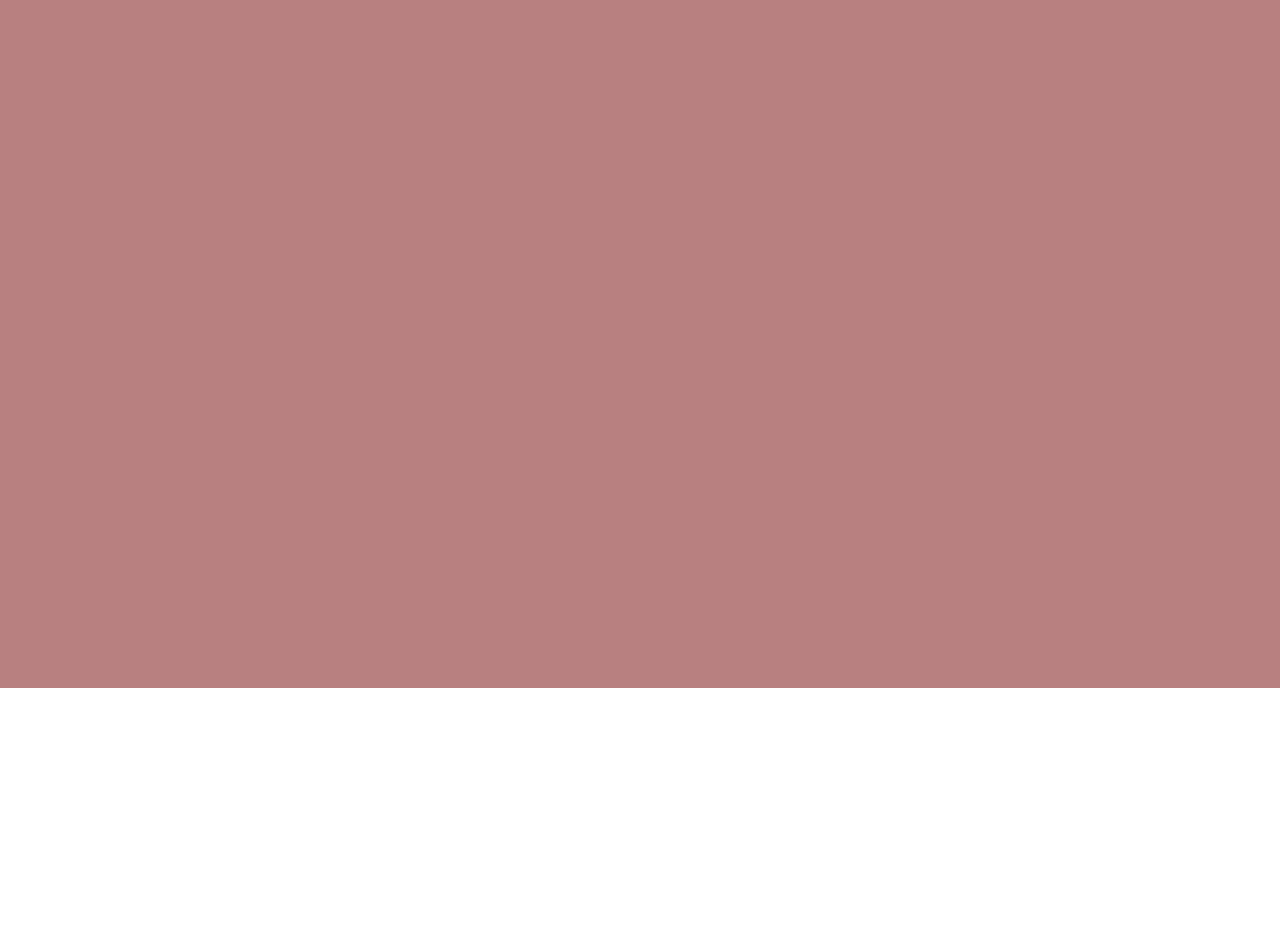
<file: page13.html>
<!DOCTYPE html>
<html  >
<head>
  <!-- Site made with Mobirise Website Builder v6.1.12, https://mobirise.com -->
  <meta charset="UTF-8">
  <meta http-equiv="X-UA-Compatible" content="IE=edge">
  <meta name="generator" content="Mobirise v6.1.12, mobirise.com">
  <meta name="viewport" content="width=device-width, initial-scale=1, minimum-scale=1">
  <link rel="shortcut icon" href="assets/images/mbr-96x96.png" type="image/x-icon">
  <meta name="description" content="">
  
  
  <title>Page 13</title>
  <link rel="stylesheet" href="assets/bootstrap/css/bootstrap.min.css">
  <link rel="stylesheet" href="assets/animatecss/animate.css">
  <link rel="stylesheet" href="assets/dropdown/css/style.css">
  <link rel="stylesheet" href="assets/socicon/css/styles.css">
  <link rel="stylesheet" href="assets/theme/css/style.css">
  <link rel="preload" href="https://fonts.googleapis.com/css?family=Cinzel:400,500,600,700,800,900&display=swap" as="style" onload="this.onload=null;this.rel='stylesheet'">
  <noscript><link rel="stylesheet" href="https://fonts.googleapis.com/css?family=Cinzel:400,500,600,700,800,900&display=swap"></noscript>
  <link rel="preload" as="style" href="assets/mobirise/css/mbr-additional.css?v=uj5XbH"><link rel="stylesheet" href="assets/mobirise/css/mbr-additional.css?v=uj5XbH" type="text/css">

  
  
  
</head>
<body>
  
  <section data-bs-version="5.1" class="menu menu3 cid-vwxn48NsSM" once="menu" id="menu3-9l">
    
    <nav class="navbar navbar-dropdown navbar-fixed-top navbar-expand-lg">
        <div class="container-fluid">
            <div class="navbar-brand">
                
                <span class="navbar-caption-wrap"><a class="navbar-caption text-primary display-7" href="https://mobiri.se">Velvet<br> &amp;<br> Vanilla</a></span>
            </div>
            <button class="navbar-toggler" type="button" data-toggle="collapse" data-bs-toggle="collapse" data-target="#navbarSupportedContent" data-bs-target="#navbarSupportedContent" aria-controls="navbarNavAltMarkup" aria-expanded="false" aria-label="Toggle navigation">
                <div class="hamburger">
                    <span></span>
                    <span></span>
                    <span></span>
                    <span></span>
                </div>
            </button>
            <div class="collapse navbar-collapse" id="navbarSupportedContent">
                <ul class="navbar-nav nav-dropdown nav-right" data-app-modern-menu="true"><li class="nav-item"><a class="nav-link link text-warning text-primary display-4" href="index.html">Home</a></li><li class="nav-item"><a class="nav-link link text-warning display-4" href="page1.html">Business Profile&nbsp;</a></li><li class="nav-item"><a class="nav-link link text-warning display-4" href="page2.html">Target Audience&nbsp;</a></li>
                    <li class="nav-item"><a class="nav-link link text-warning text-primary display-4" href="page9.html">SEO</a></li>
                    <li class="nav-item"><a class="nav-link link text-warning text-primary display-4" href="page13.html">Social Media&nbsp;</a>
                    </li><li class="nav-item"><a class="nav-link link text-warning display-4" href="page5.html">Advertisement Design</a></li><li class="nav-item"><a class="nav-link link text-warning text-primary display-4" href="page12.html">Email marketing&nbsp;</a></li><li class="nav-item"><a class="nav-link link text-warning display-4" href="page10.html">&nbsp;Business Improvement&nbsp;</a></li><li class="nav-item"><a class="nav-link link text-warning display-4" href="page11.html">Contacts</a></li></ul>
                <div class="icons-menu">
                    <a class="iconfont-wrapper" href="https://instagram.com/velvet&vanilla" target="_blank">
                        <span class="p-2 mbr-iconfont socicon-instagram socicon"></span>
                    </a>
                    <a class="iconfont-wrapper" href="https://wa.me/91 9000000000">
                        <span class="p-2 mbr-iconfont socicon-whatsapp socicon"></span>
                    </a>
                    
                    
                </div>
                
            </div>
        </div>
    </nav>
</section>

<section data-bs-version="5.1" class="gallery2 cid-vwxn4cSAII" id="gallery2-9x">
    
    
    <div class="container">
        <div class="mbr-section-head">
            <h4 class="mbr-section-title mbr-fonts-style align-center mb-0 display-1"><strong>04 · Social Media Marketing
</strong><div><strong>Follow the Sweetness</strong></div></h4>
            
        </div>
        <div class="row mt-4">
            <div class="item features-image col-12 col-md-6 col-lg-6">
                <div class="item-wrapper">
                    <div class="item-img">
                        <img src="assets/images/chatgpt-image-sep-5-2026-08-33-39-pm-1076x1076.png" alt="Mobirise Website Builder">
                    </div>
                    <div class="item-content">
                        <h5 class="item-title mbr-fonts-style display-5">Instagram</h5>
                        
                        <p class="mbr-text mbr-fonts-style mt-3 display-7">Content: Reels, cake photos, decorating videos and customer reviews.
<br>
<br>Goal: Reach young customers and increase engagement.</p>
                    </div>
                    <div class="mbr-section-btn item-footer mt-2"><a href="http://instagram.com/velvetandvanilla_bakery" class="btn btn-primary item-btn display-7" target="_blank">Follow us Now!<span class="socicon socicon-instagram mbr-iconfont mbr-iconfont-btn"></span></a></div>
                </div>
            </div>
            <div class="item features-image col-12 col-md-6 col-lg-6">
                <div class="item-wrapper">
                    <div class="item-img">
                        <img src="assets/images/chatgpt-image-sep-5-2026-08-46-04-pm-1076x1076.png" alt="Mobirise Website Builder">
                    </div>
                    <div class="item-content">
                        <h5 class="item-title mbr-fonts-style display-5">Facebook</h5>
                        
                        <p class="mbr-text mbr-fonts-style mt-3 display-7">Content: Offers, festival promotions and bakery updates.
<br>
<br>Goal: Reach local customers.</p>
                    </div>
                    <div class="mbr-section-btn item-footer mt-2"><a href="http://facebook.com/velvetandvanillabakery" class="btn btn-primary item-btn display-7" target="_blank">Follow us Now!
<br><span class="socicon socicon-facebook mbr-iconfont mbr-iconfont-btn"></span></a></div>
                </div>
            </div>
            <div class="item features-image col-12 col-md-6 col-lg-6">
                <div class="item-wrapper">
                    <div class="item-img">
                        <img src="assets/images/gemini-generated-image-z3cs68z3cs68z3cs-1-1076x1076.png" alt="Mobirise Website Builder">
                    </div>
                    <div class="item-content">
                        <h5 class="item-title mbr-fonts-style display-5">WhatsApp</h5>
                        
                        <p class="mbr-text mbr-fonts-style mt-3 display-7">Content: Menus, prices, offers and order updates.<br>Goal: Generate direct enquiries and orders.</p>
                    </div>
                    <div class="mbr-section-btn item-footer mt-2"><a href="https://wa.me/91 9000000000" class="btn btn-primary item-btn display-7"><span class="socicon socicon-whatsapp mbr-iconfont mbr-iconfont-btn"></span>Follow us Now!&nbsp;<br></a></div>
                </div>
            </div>
            <div class="item features-image col-12 col-md-6 col-lg-6">
                <div class="item-wrapper">
                    <div class="item-img">
                        <img src="assets/images/whatsapp20image202026-09-0520at2010.51.1820pm-768x1024.jpeg" alt="Mobirise Website Builder" title="">
                    </div>
                    <div class="item-content">
                        <h5 class="item-title mbr-fonts-style display-5">YOUTUBE</h5>
                        
                        <p class="mbr-text mbr-fonts-style mt-3 display-7">Content: Cake decorating, baking tutorials, new launches and behind-the-scenes videos.<br><br>Goal: Build brand awareness and attract new customers.</p>
                    </div>
                    <div class="mbr-section-btn item-footer mt-2"><a href="http://youtube.com/@velvetandvanillabakery" class="btn btn-primary item-btn display-7" target="_blank">subscribe us now!<span class="socicon socicon-youtube mbr-iconfont mbr-iconfont-btn"></span></a></div>
                </div>
            </div>
        </div>
    </div>
</section>

<section data-bs-version="5.1" class="footer3 cid-vwxn4f3Pq9 mbr-reveal" once="footers" id="footer3-a3">

    

    

    <div class="container">
        <div class="media-container-row align-center mbr-white">
            <div class="row row-links">
                <ul class="foot-menu">
                    
                    
                    
                    
                    
                <li class="foot-menu-item mbr-fonts-style display-7">business profile</li><li class="foot-menu-item mbr-fonts-style display-7">target audience</li><li class="foot-menu-item mbr-fonts-style display-7">seo</li><li class="foot-menu-item mbr-fonts-style display-7">social media</li><li class="foot-menu-item mbr-fonts-style display-7">advertisement&nbsp; &nbsp; &nbsp;contact</li></ul>
            </div>
            <div class="row social-row">
                <div class="social-list align-right pb-2">
                    
                    
                    
                    
                    
                    
                <div class="soc-item">
                        <a href="https://twitter.com/mobirise" target="_blank">
                            <span class="mbr-iconfont mbr-iconfont-social socicon-twitter socicon" style="color: rgb(0, 0, 0); fill: rgb(0, 0, 0);"></span>
                        </a>
                    </div><div class="soc-item">
                        <a href="https://www.facebook.com/pages/Mobirise/1616226671953247" target="_blank">
                            <span class="mbr-iconfont mbr-iconfont-social socicon-facebook socicon" style="color: rgb(140, 175, 240); fill: rgb(140, 175, 240);"></span>
                        </a>
                    </div><div class="soc-item">
                        <a href="https://www.youtube.com/c/mobirise" target="_blank">
                            <span class="mbr-iconfont mbr-iconfont-social socicon-youtube socicon" style="color: rgb(174, 0, 0); fill: rgb(174, 0, 0);"></span>
                        </a>
                    </div><div class="soc-item">
                        <a href="https://instagram.com/mobirise" target="_blank">
                            <span class="mbr-iconfont mbr-iconfont-social socicon-instagram socicon" style="color: rgb(68, 121, 217); fill: rgb(68, 121, 217);"></span>
                        </a>
                    </div></div>
            </div>
            <div class="row row-copirayt">
                <p class="mbr-text mb-0 mbr-fonts-style mbr-white align-center display-7">
                    © Copyright 2025 Mobirise. All Rights Reserved.
                </p>
            </div>
        </div>
    </div>
</section><section class="display-7" style="padding: 0;align-items: center;justify-content: center;flex-wrap: wrap;    align-content: center;display: flex;position: relative;height: 4rem;"><a href="https://mobiri.se/" style="flex: 1 1;height: 4rem;position: absolute;width: 100%;z-index: 1;"><img alt="" style="height: 4rem;" src="[data-uri]"></a><p style="margin: 0;text-align: center;" class="display-7">&#8204;</p><a style="z-index:1" href="https://mobirise.com/builder/ai-website-builder.html">AI Website Software</a></section><script src="assets/bootstrap/js/bootstrap.bundle.min.js"></script>  <script src="assets/smoothscroll/smooth-scroll.js"></script>  <script src="assets/ytplayer/index.js"></script>  <script src="assets/dropdown/js/navbar-dropdown.js"></script>  <script src="assets/theme/js/script.js"></script>  
  
  
 <div id="scrollToTop" class="scrollToTop mbr-arrow-up"><a style="text-align: center;"><i class="mbr-arrow-up-icon mbr-arrow-up-icon-cm cm-icon cm-icon-smallarrow-up"></i></a></div>
    <input name="animation" type="hidden">
  </body>
</html>
</file>
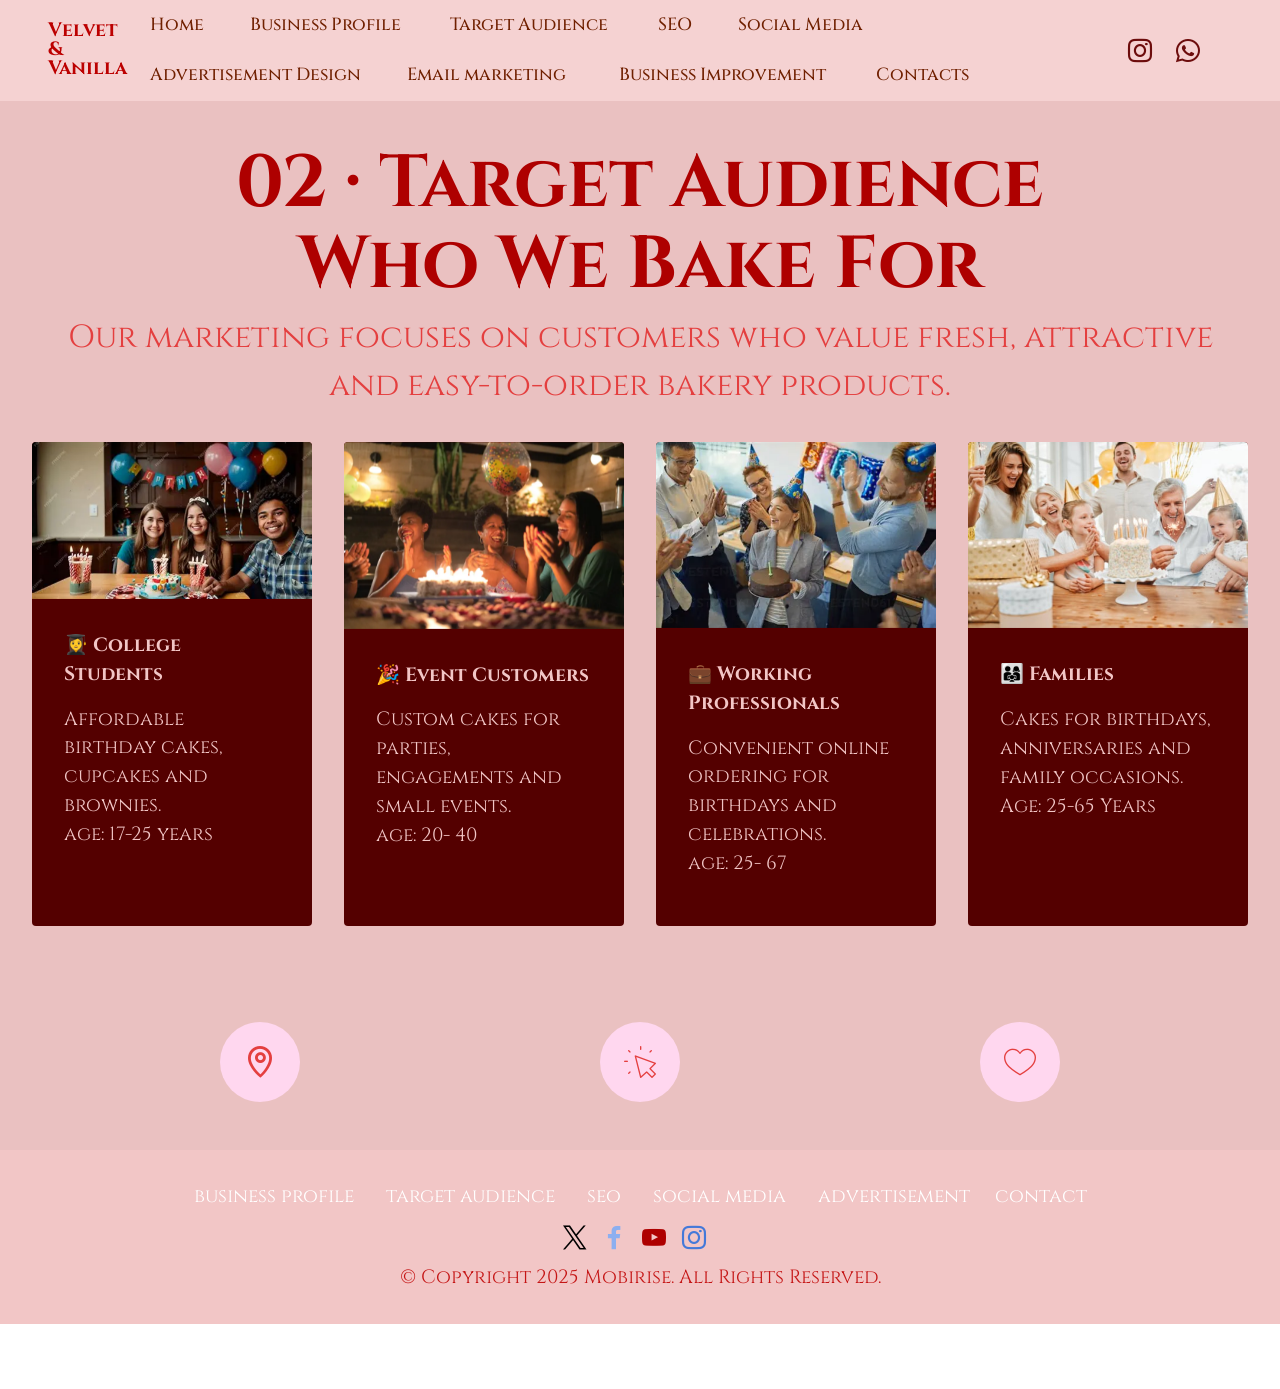
<file: page2.html>
<!DOCTYPE html>
<html  >
<head>
  <!-- Site made with Mobirise Website Builder v6.1.12, https://mobirise.com -->
  <meta charset="UTF-8">
  <meta http-equiv="X-UA-Compatible" content="IE=edge">
  <meta name="generator" content="Mobirise v6.1.12, mobirise.com">
  <meta name="viewport" content="width=device-width, initial-scale=1, minimum-scale=1">
  <link rel="shortcut icon" href="assets/images/mbr-96x96.png" type="image/x-icon">
  <meta name="description" content="">
  
  
  <title>Target audiences&nbsp;</title>
  <link rel="stylesheet" href="assets/web/assets/mobirise-icons2/mobirise2.css">
  <link rel="stylesheet" href="assets/web/assets/mobirise-icons/mobirise-icons.css">
  <link rel="stylesheet" href="assets/bootstrap/css/bootstrap.min.css">
  <link rel="stylesheet" href="assets/animatecss/animate.css">
  <link rel="stylesheet" href="assets/dropdown/css/style.css">
  <link rel="stylesheet" href="assets/socicon/css/styles.css">
  <link rel="stylesheet" href="assets/theme/css/style.css">
  <link rel="preload" href="https://fonts.googleapis.com/css?family=Cinzel:400,500,600,700,800,900&display=swap" as="style" onload="this.onload=null;this.rel='stylesheet'">
  <noscript><link rel="stylesheet" href="https://fonts.googleapis.com/css?family=Cinzel:400,500,600,700,800,900&display=swap"></noscript>
  <link rel="preload" as="style" href="assets/mobirise/css/mbr-additional.css?v=R5nxEW"><link rel="stylesheet" href="assets/mobirise/css/mbr-additional.css?v=R5nxEW" type="text/css">

  
  
  
</head>
<body>
  
  <section data-bs-version="5.1" class="menu menu3 cid-vtHdLe9Ijb" once="menu" id="menu3-44">
    
    <nav class="navbar navbar-dropdown navbar-fixed-top navbar-expand-lg">
        <div class="container-fluid">
            <div class="navbar-brand">
                
                <span class="navbar-caption-wrap"><a class="navbar-caption text-primary display-7" href="https://mobiri.se">Velvet<br> &amp;<br> Vanilla</a></span>
            </div>
            <button class="navbar-toggler" type="button" data-toggle="collapse" data-bs-toggle="collapse" data-target="#navbarSupportedContent" data-bs-target="#navbarSupportedContent" aria-controls="navbarNavAltMarkup" aria-expanded="false" aria-label="Toggle navigation">
                <div class="hamburger">
                    <span></span>
                    <span></span>
                    <span></span>
                    <span></span>
                </div>
            </button>
            <div class="collapse navbar-collapse" id="navbarSupportedContent">
                <ul class="navbar-nav nav-dropdown nav-right" data-app-modern-menu="true"><li class="nav-item"><a class="nav-link link text-warning text-primary display-4" href="index.html">Home</a></li><li class="nav-item"><a class="nav-link link text-warning display-4" href="page1.html">Business Profile&nbsp;</a></li><li class="nav-item"><a class="nav-link link text-warning display-4" href="page2.html">Target Audience&nbsp;</a></li>
                    <li class="nav-item"><a class="nav-link link text-warning text-primary display-4" href="page9.html">SEO</a></li>
                    <li class="nav-item"><a class="nav-link link text-warning text-primary display-4" href="page13.html">Social Media&nbsp;</a>
                    </li><li class="nav-item"><a class="nav-link link text-warning display-4" href="page5.html">Advertisement Design</a></li><li class="nav-item"><a class="nav-link link text-warning text-primary display-4" href="page12.html">Email marketing&nbsp;</a></li><li class="nav-item"><a class="nav-link link text-warning display-4" href="page10.html">&nbsp;Business Improvement&nbsp;</a></li><li class="nav-item"><a class="nav-link link text-warning display-4" href="page11.html">Contacts</a></li></ul>
                <div class="icons-menu">
                    <a class="iconfont-wrapper" href="https://instagram.com/velvet&vanilla" target="_blank">
                        <span class="p-2 mbr-iconfont socicon-instagram socicon"></span>
                    </a>
                    <a class="iconfont-wrapper" href="https://wa.me/91 9000000000">
                        <span class="p-2 mbr-iconfont socicon-whatsapp socicon"></span>
                    </a>
                    
                    
                </div>
                
            </div>
        </div>
    </nav>
</section>

<section data-bs-version="5.1" class="gallery3 cid-vtHdKtqn2T" id="gallery3-3r">
    
    
    <div class="container-fluid">
        <div class="mbr-section-head">
            <h4 class="mbr-section-title mbr-fonts-style align-center mb-0 display-1"><strong>02 · Target Audience
</strong><div><strong>Who We Bake For</strong></div></h4>
            <h5 class="mbr-section-subtitle mbr-fonts-style align-center mb-0 mt-2 display-5">Our marketing focuses on customers who value fresh, attractive and easy-to-order bakery products.</h5>
        </div>
        <div class="row mt-4">
            <div class="item features-image col-12 col-md-6 col-lg-3 active">
                <div class="item-wrapper">
                    <div class="item-img">
                        <img src="assets/images/oip.webp" alt="Mobirise Website Builder">
                    </div>
                    <div class="item-content">
                        <h5 class="item-title mbr-fonts-style display-7"><strong>👩‍🎓 College Students</strong></h5>
                        
                        <p class="mbr-text mbr-fonts-style mt-3 display-7">Affordable birthday cakes, cupcakes and brownies.<br>age: 17-25 years</p>
                    </div>
                    
                </div>
            </div>
            <div class="item features-image col-12 col-md-6 col-lg-3">
                <div class="item-wrapper">
                    <div class="item-img">
                        <img src="assets/images/636d99989fdc2.webp" alt="Mobirise Website Builder" title="" data-slide-to="1" data-bs-slide-to="1">
                    </div>
                    <div class="item-content">
                        <h5 class="item-title mbr-fonts-style display-7"><strong>🎉 Event Customers</strong></h5>
                        
                        <p class="mbr-text mbr-fonts-style mt-3 display-7">Custom cakes for parties, engagements and small events.<br>age: 20- 40</p>
                    </div>
                    
                </div>
            </div><div class="item features-image col-12 col-md-6 col-lg-3">
                <div class="item-wrapper">
                    <div class="item-img">
                        <img src="assets/images/oip-1.webp" alt="Mobirise Website Builder" data-slide-to="2" data-bs-slide-to="2">
                    </div>
                    <div class="item-content">
                        <h5 class="item-title mbr-fonts-style display-7"><strong>💼 Working Professionals</strong></h5>
                        
                        <p class="mbr-text mbr-fonts-style mt-3 display-7">Convenient online ordering for birthdays and celebrations.<br>age: 25- 67</p>
                    </div>
                    
                </div>
            </div>
            
            <div class="item features-image col-12 col-md-6 col-lg-3">
                <div class="item-wrapper">
                    <div class="item-img">
                        <img src="assets/images/istockphoto-1372523953-518x345.jpg" alt="Mobirise Website Builder" data-slide-to="3" data-bs-slide-to="3">
                    </div>
                    <div class="item-content">
                        <h5 class="item-title mbr-fonts-style display-7"><strong>👨‍👩‍👧 Families</strong></h5>
                        
                        <p class="mbr-text mbr-fonts-style mt-3 display-7">Cakes for birthdays, anniversaries and family occasions.<br>Age: 25-65 Years</p>
                    </div>
                    
                </div>
            </div>
        </div>
    </div>
</section>

<section data-bs-version="5.1" class="features10 cid-vtHdKu2N9c" id="features010-3s">
  

  
  
  <div class="container">
    
    <div class="row">
      <div class="item features-without-image col-12 col-md-6 col-lg-4">
        <div class="item-wrapper">
          <div class="card-box align-left">
            <div class="iconfont-wrapper mb-3">
              <span class="mbr-iconfont mobi-mbri-map-pin mobi-mbri"></span>
            </div>
            
            
            
          </div>
        </div>
      </div>
      <div class="item features-without-image col-12 col-md-6 col-lg-4">
        <div class="item-wrapper">
          <div class="card-box align-left">
            <div class="iconfont-wrapper mb-3">
              <span class="mbr-iconfont mbri-cursor-click"></span>
            </div>
            
            
            
          </div>
        </div>
      </div>
      <div class="item features-without-image col-12 col-md-6 col-lg-4">
        <div class="item-wrapper">
          <div class="card-box align-left">
            <div class="iconfont-wrapper mb-3">
              <span class="mbr-iconfont mbri-hearth"></span>
            </div>
            
            
            
          </div>
        </div>
      </div>
    </div>
  </div>
</section>

<section data-bs-version="5.1" class="footer3 cid-vtHdKAUkEZ mbr-reveal" once="footers" id="footer3-43">

    

    

    <div class="container">
        <div class="media-container-row align-center mbr-white">
            <div class="row row-links">
                <ul class="foot-menu">
                    
                    
                    
                    
                    
                <li class="foot-menu-item mbr-fonts-style display-7">business profile</li><li class="foot-menu-item mbr-fonts-style display-7">target audience</li><li class="foot-menu-item mbr-fonts-style display-7">seo</li><li class="foot-menu-item mbr-fonts-style display-7">social media</li><li class="foot-menu-item mbr-fonts-style display-7">advertisement&nbsp; &nbsp; &nbsp;contact</li></ul>
            </div>
            <div class="row social-row">
                <div class="social-list align-right pb-2">
                    
                    
                    
                    
                    
                    
                <div class="soc-item">
                        <a href="https://twitter.com/mobirise" target="_blank">
                            <span class="mbr-iconfont mbr-iconfont-social socicon-twitter socicon" style="color: rgb(0, 0, 0); fill: rgb(0, 0, 0);"></span>
                        </a>
                    </div><div class="soc-item">
                        <a href="https://www.facebook.com/pages/Mobirise/1616226671953247" target="_blank">
                            <span class="mbr-iconfont mbr-iconfont-social socicon-facebook socicon" style="color: rgb(140, 175, 240); fill: rgb(140, 175, 240);"></span>
                        </a>
                    </div><div class="soc-item">
                        <a href="https://www.youtube.com/c/mobirise" target="_blank">
                            <span class="mbr-iconfont mbr-iconfont-social socicon-youtube socicon" style="color: rgb(174, 0, 0); fill: rgb(174, 0, 0);"></span>
                        </a>
                    </div><div class="soc-item">
                        <a href="https://instagram.com/mobirise" target="_blank">
                            <span class="mbr-iconfont mbr-iconfont-social socicon-instagram socicon" style="color: rgb(68, 121, 217); fill: rgb(68, 121, 217);"></span>
                        </a>
                    </div></div>
            </div>
            <div class="row row-copirayt">
                <p class="mbr-text mb-0 mbr-fonts-style mbr-white align-center display-7">
                    © Copyright 2025 Mobirise. All Rights Reserved.
                </p>
            </div>
        </div>
    </div>
</section><section class="display-7" style="padding: 0;align-items: center;justify-content: center;flex-wrap: wrap;    align-content: center;display: flex;position: relative;height: 4rem;"><a href="https://mobiri.se/" style="flex: 1 1;height: 4rem;position: absolute;width: 100%;z-index: 1;"><img alt="" style="height: 4rem;" src="[data-uri]"></a><p style="margin: 0;text-align: center;" class="display-7">&#8204;</p><a style="z-index:1" href="https://mobirise.com/drag-drop-website-builder.html">Drag & Drop Website Builder</a></section><script src="assets/bootstrap/js/bootstrap.bundle.min.js"></script>  <script src="assets/smoothscroll/smooth-scroll.js"></script>  <script src="assets/ytplayer/index.js"></script>  <script src="assets/dropdown/js/navbar-dropdown.js"></script>  <script src="assets/theme/js/script.js"></script>  
  
  
 <div id="scrollToTop" class="scrollToTop mbr-arrow-up"><a style="text-align: center;"><i class="mbr-arrow-up-icon mbr-arrow-up-icon-cm cm-icon cm-icon-smallarrow-up"></i></a></div>
    <input name="animation" type="hidden">
  </body>
</html>
</file>
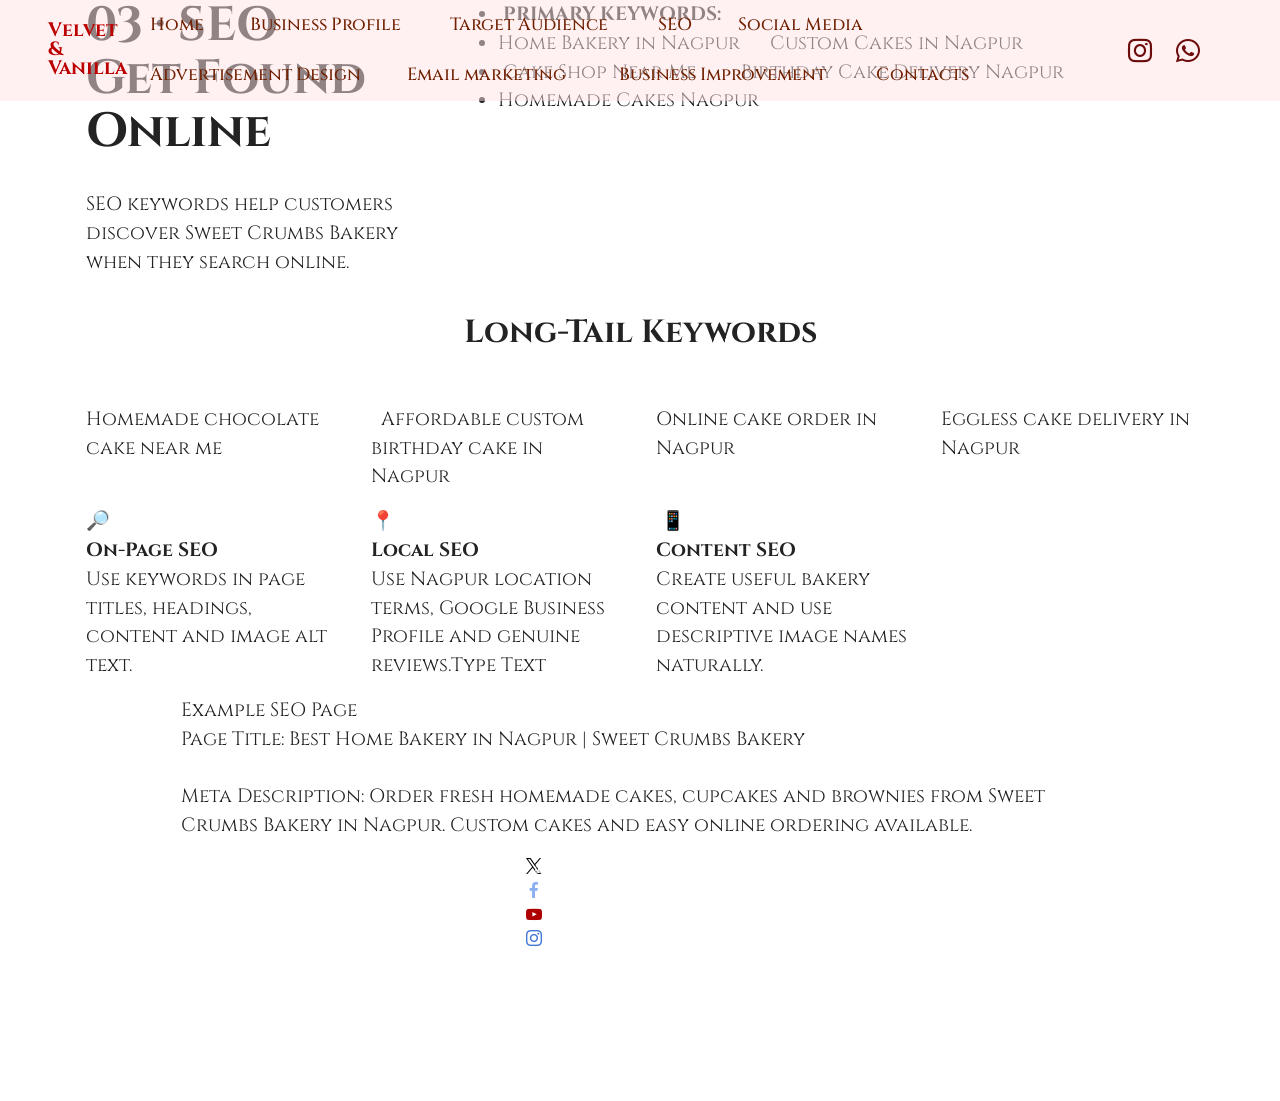
<file: page3.html>
<!DOCTYPE html>
<html  >
<head>
  <!-- Site made with Mobirise Website Builder v6.1.12, https://mobirise.com -->
  <meta charset="UTF-8">
  <meta http-equiv="X-UA-Compatible" content="IE=edge">
  <meta name="generator" content="Mobirise v6.1.12, mobirise.com">
  <meta name="viewport" content="width=device-width, initial-scale=1, minimum-scale=1">
  <link rel="shortcut icon" href="assets/images/mbr-96x96.png" type="image/x-icon">
  <meta name="description" content="">
  
  
  <title>SEO</title>
  <link rel="stylesheet" href="assets/bootstrap/css/bootstrap.min.css">
  <link rel="stylesheet" href="assets/animatecss/animate.css">
  <link rel="stylesheet" href="assets/dropdown/css/style.css">
  <link rel="stylesheet" href="assets/socicon/css/styles.css">
  <link rel="stylesheet" href="assets/theme/css/style.css">
  <link rel="preload" href="https://fonts.googleapis.com/css?family=Cinzel:400,500,600,700,800,900&display=swap" as="style" onload="this.onload=null;this.rel='stylesheet'">
  <noscript><link rel="stylesheet" href="https://fonts.googleapis.com/css?family=Cinzel:400,500,600,700,800,900&display=swap"></noscript>
  <link rel="preload" as="style" href="assets/mobirise/css/mbr-additional.css?v=Nbkm0p"><link rel="stylesheet" href="assets/mobirise/css/mbr-additional.css?v=Nbkm0p" type="text/css">

  
  
  
</head>
<body>
  
  <section data-bs-version="5.1" class="menu menu3 cid-vtHdLe9Ijb" once="menu" id="menu3-44">
    
    <nav class="navbar navbar-dropdown navbar-fixed-top navbar-expand-lg">
        <div class="container-fluid">
            <div class="navbar-brand">
                
                <span class="navbar-caption-wrap"><a class="navbar-caption text-primary display-7" href="https://mobiri.se">Velvet<br> &amp;<br> Vanilla</a></span>
            </div>
            <button class="navbar-toggler" type="button" data-toggle="collapse" data-bs-toggle="collapse" data-target="#navbarSupportedContent" data-bs-target="#navbarSupportedContent" aria-controls="navbarNavAltMarkup" aria-expanded="false" aria-label="Toggle navigation">
                <div class="hamburger">
                    <span></span>
                    <span></span>
                    <span></span>
                    <span></span>
                </div>
            </button>
            <div class="collapse navbar-collapse" id="navbarSupportedContent">
                <ul class="navbar-nav nav-dropdown nav-right" data-app-modern-menu="true"><li class="nav-item"><a class="nav-link link text-warning display-4" href="page1.html">Home</a></li><li class="nav-item"><a class="nav-link link text-warning display-4" href="page1.html">Business Profile&nbsp;</a></li><li class="nav-item"><a class="nav-link link text-warning display-4" href="page2.html">Target Audience&nbsp;</a></li>
                    <li class="nav-item"><a class="nav-link link text-warning display-4" href="page3.html">SEO</a></li>
                    <li class="nav-item"><a class="nav-link link text-warning display-4" href="page4.html">Social Media&nbsp;</a>
                    </li><li class="nav-item"><a class="nav-link link text-warning display-4" href="page5.html">Advertisement Design</a></li><li class="nav-item"><a class="nav-link link text-warning text-primary display-4" href="page7.html">Email marketing&nbsp;</a></li><li class="nav-item"><a class="nav-link link text-warning display-4" href="page10.html">&nbsp;Business Improvement&nbsp;</a></li><li class="nav-item"><a class="nav-link link text-warning display-4" href="page11.html">Contacts</a></li></ul>
                <div class="icons-menu">
                    <a class="iconfont-wrapper" href="https://instagram.com/velvet&vanilla" target="_blank">
                        <span class="p-2 mbr-iconfont socicon-instagram socicon"></span>
                    </a>
                    <a class="iconfont-wrapper" href="https://wa.me/91 9000000000">
                        <span class="p-2 mbr-iconfont socicon-whatsapp socicon"></span>
                    </a>
                    
                    
                </div>
                
            </div>
        </div>
    </nav>
</section>

<section data-bs-version="5.1" class="article021 cid-vtHdLk1mbD" id="article21-4d">
    
    <div class="container">
        <div class="row justify-content-center">
            <div class="col-lg-4">
                <div class="col-12 col-md-12">
                    <h5 class="mbr-section-title mbr-fonts-style mt-0 mb-4 display-2"><strong>03 · SEO
</strong><div><strong>Get Found Online</strong></div></h5>
                    <h6 class="mbr-section-subtitle mbr-fonts-style mt-0 mb-4 display-7">SEO keywords help customers discover Sweet Crumbs Bakery when they search online.</h6>
                    
                </div>
            </div>

            <div class="col-lg-8 side-features">
                <div class="item-wrapper align-left">
                    <div class="counter-container mbr-text mbr-fonts-style display-7">
                        <ul>
                            <li>&nbsp;<strong>PRIMARY KEYWORDS:</strong></li><li>Home Bakery  in Nagpur&nbsp; &nbsp; &nbsp; Custom Cakes  in Nagpur</li><li>&nbsp;Cake Shop Near Me&nbsp;&nbsp;&nbsp;&nbsp;&nbsp;&nbsp; &nbsp; Birthday Cake  Delivery Nagpur&nbsp;</li><li>Homemade Cakes  Nagpur&nbsp; &nbsp;&nbsp;</li>
                        </ul>
                    </div>
                </div>
            </div>
        </div>
    </div>
</section>

<section data-bs-version="5.1" class="contacts01 cid-vtHdLkwhY6" id="contacts01-4e">
    

    
    
    <div class="container">
        <div class="row justify-content-center">
            <div class="col-12 content-head">
                <div class="mbr-section-head mb-5">
                    <h3 class="mbr-section-title mbr-fonts-style align-center mb-0 display-5"><strong>Long-Tail Keywords</strong></h3>
                    
                </div>
            </div>
        </div>
        <div class="row">
            
            
            <div class="item features-without-image col-12 col-md-3 active">
                <div class="item-wrapper">
                    <div class="text-wrapper">
                        <h6 class="card-title mbr-fonts-style mb-3 display-7">Homemade chocolate cake near me</h6>
                        
                    </div>
                </div>
            </div><div class="item features-without-image col-12 col-md-3">
                <div class="item-wrapper">
                    <div class="text-wrapper">
                        <h6 class="card-title mbr-fonts-style mb-3 display-7">&nbsp; Affordable custom birthday cake in Nagpur</h6>
                        
                    </div>
                </div>
            </div><div class="item features-without-image col-12 col-md-3">
                <div class="item-wrapper">
                    <div class="text-wrapper">
                        <h6 class="card-title mbr-fonts-style mb-3 display-7">Online cake order in Nagpur</h6>
                        
                    </div>
                </div>
            </div><div class="item features-without-image col-12 col-md-3">
                <div class="item-wrapper">
                    <div class="text-wrapper">
                        <h6 class="card-title mbr-fonts-style mb-3 display-7">Eggless cake delivery in Nagpur</h6>
                        
                    </div>
                </div>
            </div><div class="item features-without-image col-12 col-md-3">
                <div class="item-wrapper">
                    <div class="text-wrapper">
                        <h6 class="card-title mbr-fonts-style mb-3 display-7">🔎
<div><strong>On-Page SEO
</strong></div><div>Use keywords in page titles, headings, content and image alt text.</div></h6>
                        
                    </div>
                </div>
            </div><div class="item features-without-image col-12 col-md-3">
                <div class="item-wrapper">
                    <div class="text-wrapper">
                        <h6 class="card-title mbr-fonts-style mb-3 display-7">📍
<div><strong>Local SEO
</strong></div><div>Use Nagpur location terms, Google Business Profile and genuine reviews.Type Text<div></div></div></h6>
                        
                    </div>
                </div>
            </div><div class="item features-without-image col-12 col-md-3">
                <div class="item-wrapper">
                    <div class="text-wrapper">
                        <h6 class="card-title mbr-fonts-style mb-3 display-7"><div>&nbsp;📱
<div></div></div><div><strong>Content SEO
</strong></div><div>Create useful bakery content and use descriptive image names naturally.</div></h6>
                        
                    </div>
                </div>
            </div>
            
        </div>
    </div>
</section>

<section data-bs-version="5.1" class="content5 cid-vtHdLluflk" id="content5-4f">
    
    <div class="container">
        <div class="row justify-content-center">
            <div class="col-md-12 col-lg-10">
                
                
                <p class="mbr-text mbr-fonts-style display-7">Example SEO Page
<br>Page Title: Best Home Bakery in Nagpur | Sweet Crumbs Bakery
<br>
<br>Meta Description: Order fresh homemade cakes, cupcakes and brownies from Sweet Crumbs Bakery in Nagpur. Custom cakes and easy online ordering available.</p>
            </div>
        </div>
    </div>
</section>

<section data-bs-version="5.1" class="footer3 cid-vtHdLu3wOn mbr-reveal" once="footers" id="footer3-4n">

    

    

    <div class="container">
        <div class="media-container-row align-center mbr-white">
            <div class="row row-links">
                <ul class="foot-menu">
                    
                    
                    
                    
                    
                <li class="foot-menu-item mbr-fonts-style display-7">business profile</li><li class="foot-menu-item mbr-fonts-style display-7">target audience</li><li class="foot-menu-item mbr-fonts-style display-7">seo</li><li class="foot-menu-item mbr-fonts-style display-7">social media</li><li class="foot-menu-item mbr-fonts-style display-7">advertisement&nbsp; &nbsp; &nbsp;contact</li></ul>
            </div>
            <div class="row social-row">
                <div class="social-list align-right pb-2">
                    
                    
                    
                    
                    
                    
                <div class="soc-item">
                        <a href="https://twitter.com/mobirise" target="_blank">
                            <span class="mbr-iconfont mbr-iconfont-social socicon-twitter socicon" style="color: rgb(0, 0, 0); fill: rgb(0, 0, 0);"></span>
                        </a>
                    </div><div class="soc-item">
                        <a href="https://www.facebook.com/pages/Mobirise/1616226671953247" target="_blank">
                            <span class="mbr-iconfont mbr-iconfont-social socicon-facebook socicon" style="color: rgb(140, 175, 240); fill: rgb(140, 175, 240);"></span>
                        </a>
                    </div><div class="soc-item">
                        <a href="https://www.youtube.com/c/mobirise" target="_blank">
                            <span class="mbr-iconfont mbr-iconfont-social socicon-youtube socicon" style="color: rgb(174, 0, 0); fill: rgb(174, 0, 0);"></span>
                        </a>
                    </div><div class="soc-item">
                        <a href="https://instagram.com/mobirise" target="_blank">
                            <span class="mbr-iconfont mbr-iconfont-social socicon-instagram socicon" style="color: rgb(68, 121, 217); fill: rgb(68, 121, 217);"></span>
                        </a>
                    </div></div>
            </div>
            <div class="row row-copirayt">
                <p class="mbr-text mb-0 mbr-fonts-style mbr-white align-center display-7">
                    © Copyright 2025 Mobirise. All Rights Reserved.
                </p>
            </div>
        </div>
    </div>
</section><section class="display-7" style="padding: 0;align-items: center;justify-content: center;flex-wrap: wrap;    align-content: center;display: flex;position: relative;height: 4rem;"><a href="https://mobiri.se/5058227" style="flex: 1 1;height: 4rem;position: absolute;width: 100%;z-index: 1;"><img alt="" style="height: 4rem;" src="[data-uri]"></a><p style="margin: 0;text-align: center;" class="display-7">&#8204;</p><a style="z-index:1" href="https://mobirise.com/builder/ai-website-builder.html">AI Website Software</a></section><script src="assets/bootstrap/js/bootstrap.bundle.min.js"></script>  <script src="assets/smoothscroll/smooth-scroll.js"></script>  <script src="assets/ytplayer/index.js"></script>  <script src="assets/dropdown/js/navbar-dropdown.js"></script>  <script src="assets/theme/js/script.js"></script>  
  
  
 <div id="scrollToTop" class="scrollToTop mbr-arrow-up"><a style="text-align: center;"><i class="mbr-arrow-up-icon mbr-arrow-up-icon-cm cm-icon cm-icon-smallarrow-up"></i></a></div>
    <input name="animation" type="hidden">
  </body>
</html>
</file>
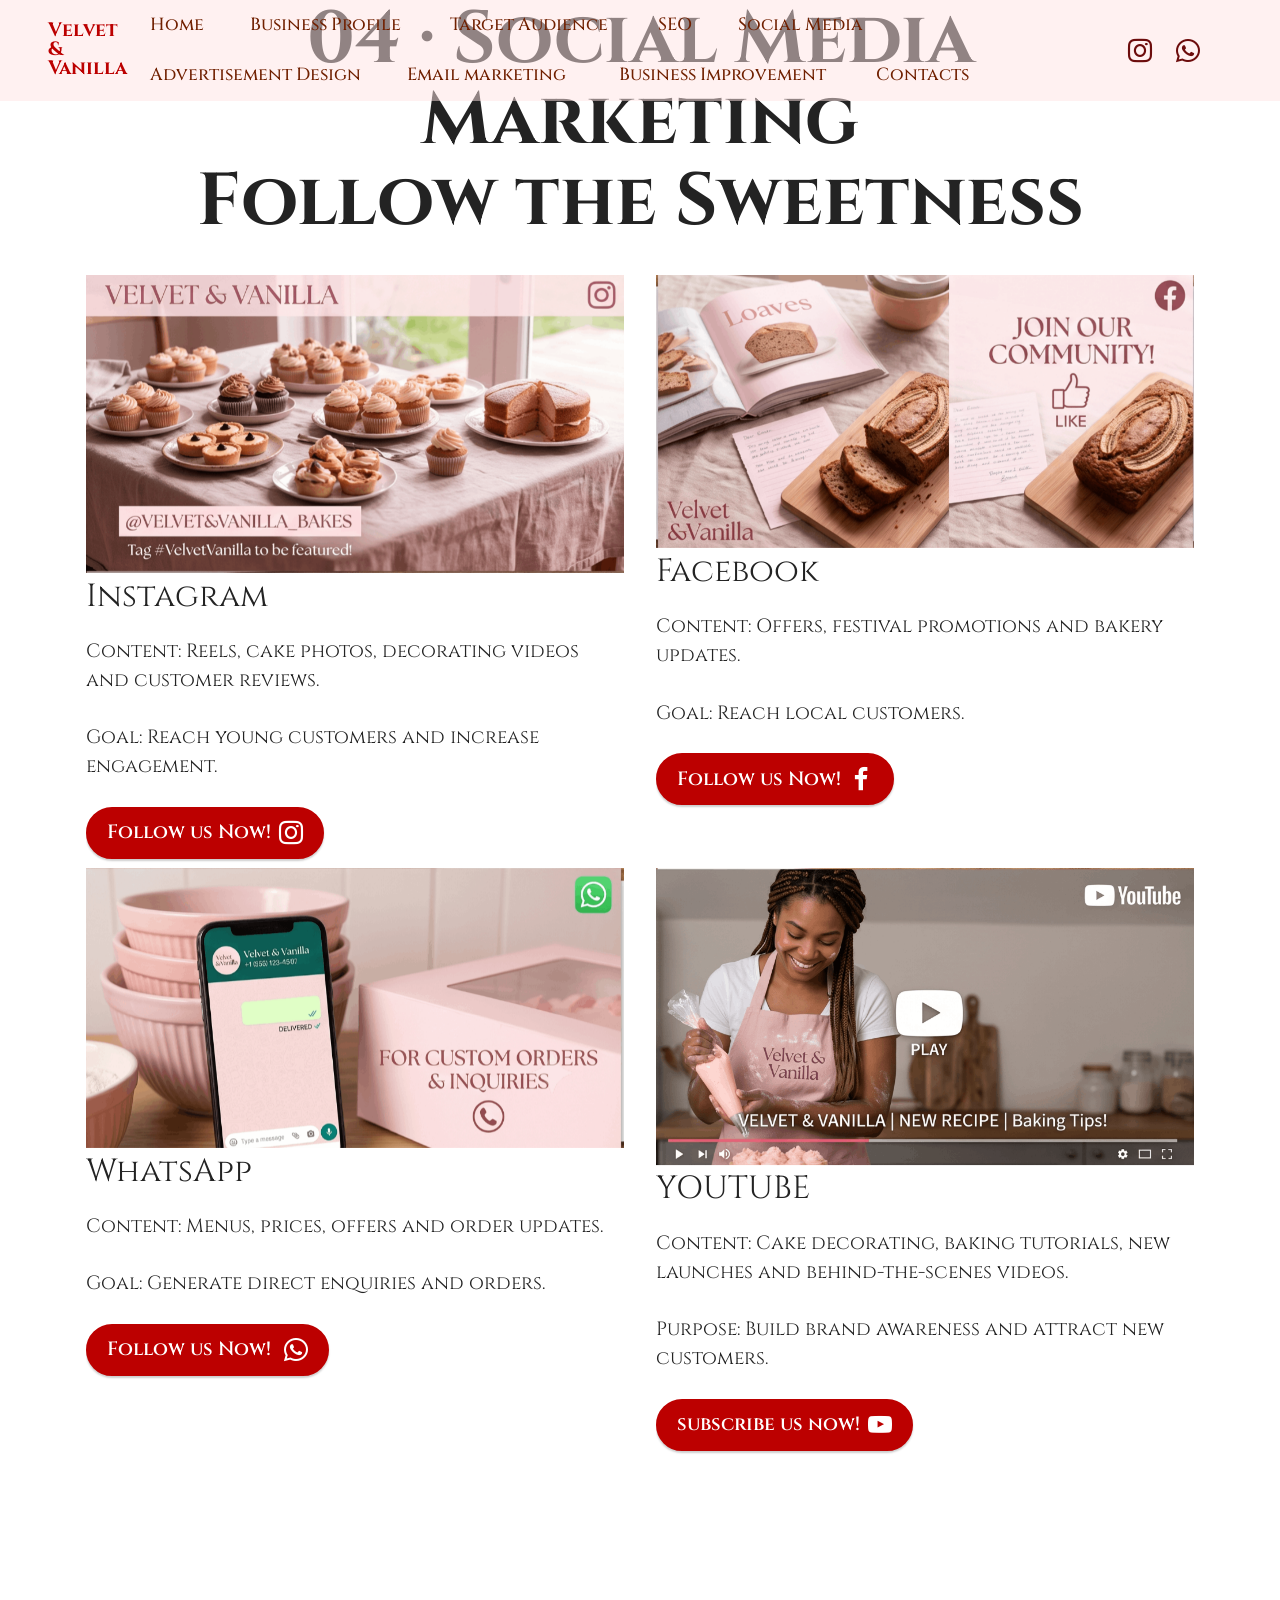
<file: page4.html>
<!DOCTYPE html>
<html  >
<head>
  <!-- Site made with Mobirise Website Builder v6.1.12, https://mobirise.com -->
  <meta charset="UTF-8">
  <meta http-equiv="X-UA-Compatible" content="IE=edge">
  <meta name="generator" content="Mobirise v6.1.12, mobirise.com">
  <meta name="viewport" content="width=device-width, initial-scale=1, minimum-scale=1">
  <link rel="shortcut icon" href="assets/images/mbr-96x96.png" type="image/x-icon">
  <meta name="description" content="">
  
  
  <title>social media</title>
  <link rel="stylesheet" href="assets/bootstrap/css/bootstrap.min.css">
  <link rel="stylesheet" href="assets/animatecss/animate.css">
  <link rel="stylesheet" href="assets/dropdown/css/style.css">
  <link rel="stylesheet" href="assets/socicon/css/styles.css">
  <link rel="stylesheet" href="assets/theme/css/style.css">
  <link rel="preload" href="https://fonts.googleapis.com/css?family=Cinzel:400,500,600,700,800,900&display=swap" as="style" onload="this.onload=null;this.rel='stylesheet'">
  <noscript><link rel="stylesheet" href="https://fonts.googleapis.com/css?family=Cinzel:400,500,600,700,800,900&display=swap"></noscript>
  <link rel="preload" as="style" href="assets/mobirise/css/mbr-additional.css?v=jcAgkP"><link rel="stylesheet" href="assets/mobirise/css/mbr-additional.css?v=jcAgkP" type="text/css">

  
  
  
</head>
<body>
  
  <section data-bs-version="5.1" class="menu menu3 cid-vtHdLe9Ijb" once="menu" id="menu3-44">
    
    <nav class="navbar navbar-dropdown navbar-fixed-top navbar-expand-lg">
        <div class="container-fluid">
            <div class="navbar-brand">
                
                <span class="navbar-caption-wrap"><a class="navbar-caption text-primary display-7" href="https://mobiri.se">Velvet<br> &amp;<br> Vanilla</a></span>
            </div>
            <button class="navbar-toggler" type="button" data-toggle="collapse" data-bs-toggle="collapse" data-target="#navbarSupportedContent" data-bs-target="#navbarSupportedContent" aria-controls="navbarNavAltMarkup" aria-expanded="false" aria-label="Toggle navigation">
                <div class="hamburger">
                    <span></span>
                    <span></span>
                    <span></span>
                    <span></span>
                </div>
            </button>
            <div class="collapse navbar-collapse" id="navbarSupportedContent">
                <ul class="navbar-nav nav-dropdown nav-right" data-app-modern-menu="true"><li class="nav-item"><a class="nav-link link text-warning text-primary display-4" href="index.html">Home</a></li><li class="nav-item"><a class="nav-link link text-warning display-4" href="page1.html">Business Profile&nbsp;</a></li><li class="nav-item"><a class="nav-link link text-warning display-4" href="page2.html">Target Audience&nbsp;</a></li>
                    <li class="nav-item"><a class="nav-link link text-warning text-primary display-4" href="page9.html">SEO</a></li>
                    <li class="nav-item"><a class="nav-link link text-warning display-4" href="page4.html">Social Media&nbsp;</a>
                    </li><li class="nav-item"><a class="nav-link link text-warning display-4" href="page5.html">Advertisement Design</a></li><li class="nav-item"><a class="nav-link link text-warning text-primary display-4" href="page12.html">Email marketing&nbsp;</a></li><li class="nav-item"><a class="nav-link link text-warning display-4" href="page10.html">&nbsp;Business Improvement&nbsp;</a></li><li class="nav-item"><a class="nav-link link text-warning display-4" href="page11.html">Contacts</a></li></ul>
                <div class="icons-menu">
                    <a class="iconfont-wrapper" href="https://instagram.com/velvet&vanilla" target="_blank">
                        <span class="p-2 mbr-iconfont socicon-instagram socicon"></span>
                    </a>
                    <a class="iconfont-wrapper" href="https://wa.me/91 9000000000">
                        <span class="p-2 mbr-iconfont socicon-whatsapp socicon"></span>
                    </a>
                    
                    
                </div>
                
            </div>
        </div>
    </nav>
</section>

<section data-bs-version="5.1" class="gallery2 cid-vtHdM7MOh5" id="gallery2-50">
    
    
    <div class="container">
        <div class="mbr-section-head">
            <h4 class="mbr-section-title mbr-fonts-style align-center mb-0 display-1"><strong>04 · Social Media Marketing
</strong><div><strong>Follow the Sweetness</strong></div></h4>
            
        </div>
        <div class="row mt-4">
            <div class="item features-image col-12 col-md-6 col-lg-6">
                <div class="item-wrapper">
                    <div class="item-img">
                        <img src="assets/images/social-media-part-3-1024x558.png" alt="Mobirise Website Builder">
                    </div>
                    <div class="item-content">
                        <h5 class="item-title mbr-fonts-style display-5">Instagram</h5>
                        
                        <p class="mbr-text mbr-fonts-style mt-3 display-7">Content: Reels, cake photos, decorating videos and customer reviews.
<br>
<br>Goal: Reach young customers and increase engagement.</p>
                    </div>
                    <div class="mbr-section-btn item-footer mt-2"><a href="" class="btn btn-primary item-btn display-7" target="_blank">Follow us Now!<span class="socicon socicon-instagram mbr-iconfont mbr-iconfont-btn"></span></a></div>
                </div>
            </div>
            <div class="item features-image col-12 col-md-6 col-lg-6">
                <div class="item-wrapper">
                    <div class="item-img">
                        <img src="assets/images/social-media-part-3-1024x559.png" alt="Mobirise Website Builder">
                    </div>
                    <div class="item-content">
                        <h5 class="item-title mbr-fonts-style display-5">Facebook</h5>
                        
                        <p class="mbr-text mbr-fonts-style mt-3 display-7">Content: Offers, festival promotions and bakery updates.
<br>
<br>Goal: Reach local customers.</p>
                    </div>
                    <div class="mbr-section-btn item-footer mt-2"><a href="" class="btn btn-primary item-btn display-7" target="_blank">Follow us Now!
<br><span class="socicon socicon-facebook mbr-iconfont mbr-iconfont-btn"></span></a></div>
                </div>
            </div>
            <div class="item features-image col-12 col-md-6 col-lg-6">
                <div class="item-wrapper">
                    <div class="item-img">
                        <img src="assets/images/social-media-part-4-1024x559.png" alt="Mobirise Website Builder">
                    </div>
                    <div class="item-content">
                        <h5 class="item-title mbr-fonts-style display-5">WhatsApp</h5>
                        
                        <p class="mbr-text mbr-fonts-style mt-3 display-7">Content: Menus, prices, offers and order updates.
<br>
<br>Goal: Generate direct enquiries and orders.</p>
                    </div>
                    <div class="mbr-section-btn item-footer mt-2"><a href="" class="btn btn-primary item-btn display-7" target="_blank"><span class="socicon socicon-whatsapp mbr-iconfont mbr-iconfont-btn"></span>Follow us Now!&nbsp;<br></a></div>
                </div>
            </div>
            <div class="item features-image col-12 col-md-6 col-lg-6">
                <div class="item-wrapper">
                    <div class="item-img">
                        <img src="assets/images/social-media-part-4-1024x558.png" alt="Mobirise Website Builder" title="">
                    </div>
                    <div class="item-content">
                        <h5 class="item-title mbr-fonts-style display-5">YOUTUBE</h5>
                        
                        <p class="mbr-text mbr-fonts-style mt-3 display-7">Content: Cake decorating, baking tutorials, new launches and behind-the-scenes videos.<br><br>Purpose: Build brand awareness and attract new customers.</p>
                    </div>
                    <div class="mbr-section-btn item-footer mt-2"><a href="" class="btn btn-primary item-btn display-7" target="_blank">subscribe us now!<span class="socicon socicon-youtube mbr-iconfont mbr-iconfont-btn"></span></a></div>
                </div>
            </div>
        </div>
    </div>
</section>

<section data-bs-version="5.1" class="footer3 cid-vtHdMdDwwr mbr-reveal" once="footers" id="footer3-57">

    

    

    <div class="container">
        <div class="media-container-row align-center mbr-white">
            <div class="row row-links">
                <ul class="foot-menu">
                    
                    
                    
                    
                    
                <li class="foot-menu-item mbr-fonts-style display-7">business profile</li><li class="foot-menu-item mbr-fonts-style display-7">target audience</li><li class="foot-menu-item mbr-fonts-style display-7">seo</li><li class="foot-menu-item mbr-fonts-style display-7">social media</li><li class="foot-menu-item mbr-fonts-style display-7">advertisement&nbsp; &nbsp; &nbsp;contact</li></ul>
            </div>
            <div class="row social-row">
                <div class="social-list align-right pb-2">
                    
                    
                    
                    
                    
                    
                <div class="soc-item">
                        <a href="https://twitter.com/mobirise" target="_blank">
                            <span class="mbr-iconfont mbr-iconfont-social socicon-twitter socicon" style="color: rgb(0, 0, 0); fill: rgb(0, 0, 0);"></span>
                        </a>
                    </div><div class="soc-item">
                        <a href="https://www.facebook.com/pages/Mobirise/1616226671953247" target="_blank">
                            <span class="mbr-iconfont mbr-iconfont-social socicon-facebook socicon" style="color: rgb(140, 175, 240); fill: rgb(140, 175, 240);"></span>
                        </a>
                    </div><div class="soc-item">
                        <a href="https://www.youtube.com/c/mobirise" target="_blank">
                            <span class="mbr-iconfont mbr-iconfont-social socicon-youtube socicon" style="color: rgb(174, 0, 0); fill: rgb(174, 0, 0);"></span>
                        </a>
                    </div><div class="soc-item">
                        <a href="https://instagram.com/mobirise" target="_blank">
                            <span class="mbr-iconfont mbr-iconfont-social socicon-instagram socicon" style="color: rgb(68, 121, 217); fill: rgb(68, 121, 217);"></span>
                        </a>
                    </div></div>
            </div>
            <div class="row row-copirayt">
                <p class="mbr-text mb-0 mbr-fonts-style mbr-white align-center display-7">
                    © Copyright 2025 Mobirise. All Rights Reserved.
                </p>
            </div>
        </div>
    </div>
</section><section class="display-7" style="padding: 0;align-items: center;justify-content: center;flex-wrap: wrap;    align-content: center;display: flex;position: relative;height: 4rem;"><a href="https://mobiri.se/" style="flex: 1 1;height: 4rem;position: absolute;width: 100%;z-index: 1;"><img alt="" style="height: 4rem;" src="[data-uri]"></a><p style="margin: 0;text-align: center;" class="display-7">&#8204;</p><a style="z-index:1" href="https://mobirise.com/drag-drop-website-builder.html">Drag & Drop Website Builder</a></section><script src="assets/bootstrap/js/bootstrap.bundle.min.js"></script>  <script src="assets/smoothscroll/smooth-scroll.js"></script>  <script src="assets/ytplayer/index.js"></script>  <script src="assets/dropdown/js/navbar-dropdown.js"></script>  <script src="assets/theme/js/script.js"></script>  
  
  
 <div id="scrollToTop" class="scrollToTop mbr-arrow-up"><a style="text-align: center;"><i class="mbr-arrow-up-icon mbr-arrow-up-icon-cm cm-icon cm-icon-smallarrow-up"></i></a></div>
    <input name="animation" type="hidden">
  </body>
</html>
</file>
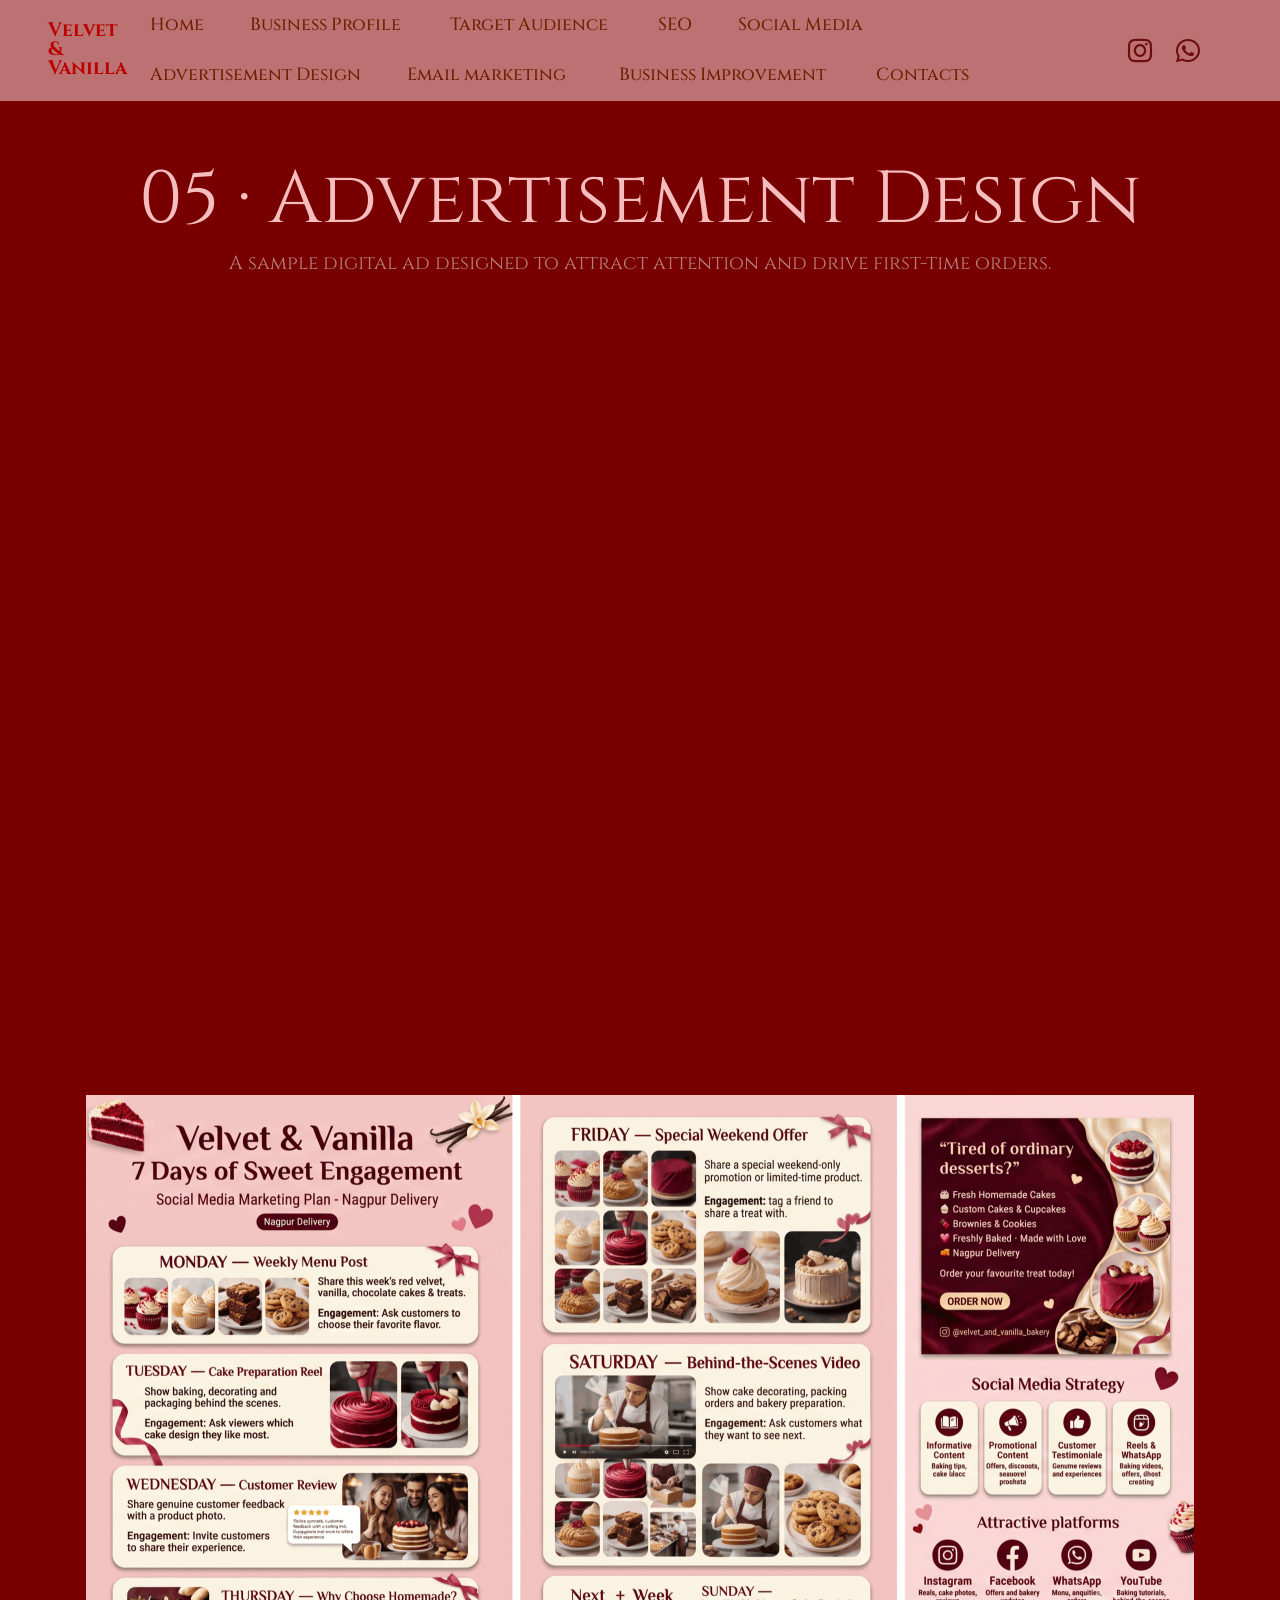
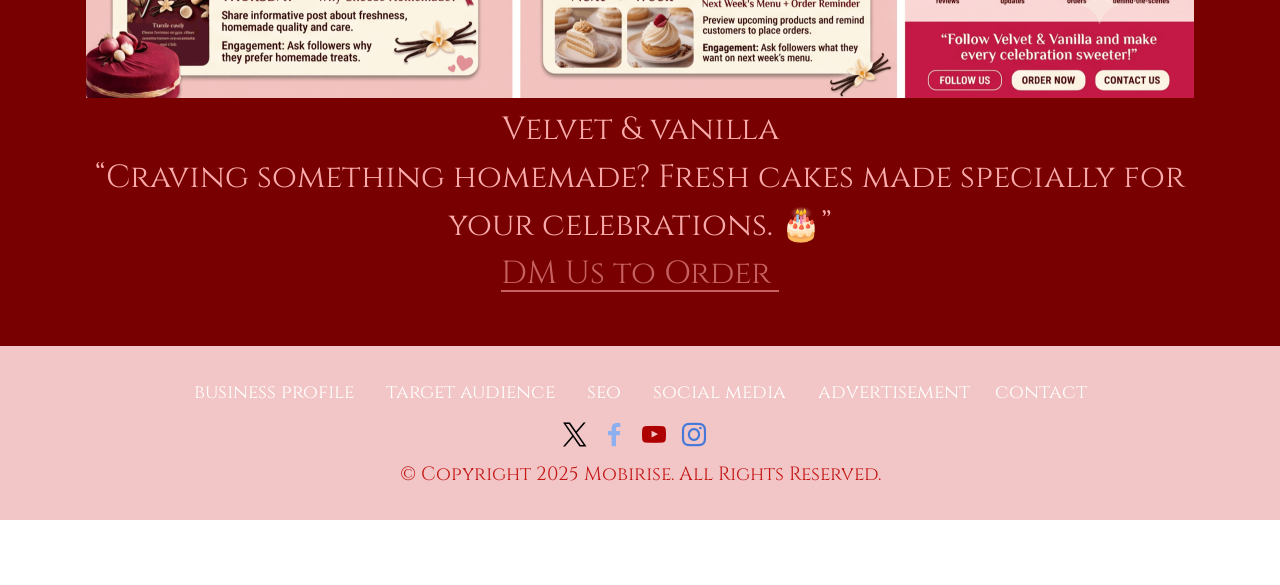
<file: page5.html>
<!DOCTYPE html>
<html  >
<head>
  <!-- Site made with Mobirise Website Builder v6.1.12, https://mobirise.com -->
  <meta charset="UTF-8">
  <meta http-equiv="X-UA-Compatible" content="IE=edge">
  <meta name="generator" content="Mobirise v6.1.12, mobirise.com">
  <meta name="viewport" content="width=device-width, initial-scale=1, minimum-scale=1">
  <link rel="shortcut icon" href="assets/images/mbr-96x96.png" type="image/x-icon">
  <meta name="description" content="">
  
  
  <title>advertisement</title>
  <link rel="stylesheet" href="assets/bootstrap/css/bootstrap.min.css">
  <link rel="stylesheet" href="assets/animatecss/animate.css">
  <link rel="stylesheet" href="assets/dropdown/css/style.css">
  <link rel="stylesheet" href="assets/socicon/css/styles.css">
  <link rel="stylesheet" href="assets/theme/css/style.css">
  <link rel="preload" href="https://fonts.googleapis.com/css?family=Cinzel:400,500,600,700,800,900&display=swap" as="style" onload="this.onload=null;this.rel='stylesheet'">
  <noscript><link rel="stylesheet" href="https://fonts.googleapis.com/css?family=Cinzel:400,500,600,700,800,900&display=swap"></noscript>
  <link rel="preload" as="style" href="assets/mobirise/css/mbr-additional.css?v=yhdpZj"><link rel="stylesheet" href="assets/mobirise/css/mbr-additional.css?v=yhdpZj" type="text/css">

  
  
  
</head>
<body>
  
  <section data-bs-version="5.1" class="menu menu3 cid-vtHdLe9Ijb" once="menu" id="menu3-44">
    
    <nav class="navbar navbar-dropdown navbar-fixed-top navbar-expand-lg">
        <div class="container-fluid">
            <div class="navbar-brand">
                
                <span class="navbar-caption-wrap"><a class="navbar-caption text-primary display-7" href="https://mobiri.se">Velvet<br> &amp;<br> Vanilla</a></span>
            </div>
            <button class="navbar-toggler" type="button" data-toggle="collapse" data-bs-toggle="collapse" data-target="#navbarSupportedContent" data-bs-target="#navbarSupportedContent" aria-controls="navbarNavAltMarkup" aria-expanded="false" aria-label="Toggle navigation">
                <div class="hamburger">
                    <span></span>
                    <span></span>
                    <span></span>
                    <span></span>
                </div>
            </button>
            <div class="collapse navbar-collapse" id="navbarSupportedContent">
                <ul class="navbar-nav nav-dropdown nav-right" data-app-modern-menu="true"><li class="nav-item"><a class="nav-link link text-warning text-primary display-4" href="index.html">Home</a></li><li class="nav-item"><a class="nav-link link text-warning display-4" href="page1.html">Business Profile&nbsp;</a></li><li class="nav-item"><a class="nav-link link text-warning display-4" href="page2.html">Target Audience&nbsp;</a></li>
                    <li class="nav-item"><a class="nav-link link text-warning text-primary display-4" href="page9.html">SEO</a></li>
                    <li class="nav-item"><a class="nav-link link text-warning text-primary display-4" href="page13.html">Social Media&nbsp;</a>
                    </li><li class="nav-item"><a class="nav-link link text-warning display-4" href="page5.html">Advertisement Design</a></li><li class="nav-item"><a class="nav-link link text-warning text-primary display-4" href="page12.html">Email marketing&nbsp;</a></li><li class="nav-item"><a class="nav-link link text-warning display-4" href="page10.html">&nbsp;Business Improvement&nbsp;</a></li><li class="nav-item"><a class="nav-link link text-warning display-4" href="page11.html">Contacts</a></li></ul>
                <div class="icons-menu">
                    <a class="iconfont-wrapper" href="https://instagram.com/velvet&vanilla" target="_blank">
                        <span class="p-2 mbr-iconfont socicon-instagram socicon"></span>
                    </a>
                    <a class="iconfont-wrapper" href="https://wa.me/91 9000000000">
                        <span class="p-2 mbr-iconfont socicon-whatsapp socicon"></span>
                    </a>
                    
                    
                </div>
                
            </div>
        </div>
    </nav>
</section>

<section data-bs-version="5.1" class="video2 cid-vtHdMYqxbh" id="video2-5l">
    
    
    
    <div class="container">
        <div class="mbr-section-head">
            <h4 class="mbr-section-title mbr-fonts-style mb-0 display-1">05 · Advertisement Design</h4>
            <h5 class="mbr-section-subtitle mbr-fonts-style mb-0 mt-2 display-7">A sample digital ad designed to attract attention and drive first-time orders.</h5>
        </div>
        <div class="row justify-content-center mt-4">
            <div class="col-12 col-md-10 video-block">
                <div class="video-wrapper"><iframe class="mbr-embedded-video" src="https://player.vimeo.com/video/1221571815?autoplay=1&amp;loop=1" width="800" height="600" frameborder="0" allowfullscreen></iframe></div>
                
            </div>
        </div>
    </div>
</section>

<section data-bs-version="5.1" class="image3 cid-vtHdMZ62m8" id="image3-5m">
    

    
    

    <div class="container">
        <div class="row justify-content-center">
            <div class="col-12 col-lg-12">
                <div class="image-wrapper">
                    <img src="assets/images/gemini-generated-image-z99ss6z99ss6z99s-2216x1209.png" alt="Mobirise Website Builder">
                    <p class="mbr-description mbr-fonts-style mt-2 align-center display-5">Velvet &amp; vanilla<br>“Craving something homemade? Fresh cakes made specially for your celebrations. 🎂”<br><a href="page3.html" class="text-danger">DM Us to Order&nbsp;</a><br></p>
                </div>
            </div>
        </div>
    </div>
</section>

<section data-bs-version="5.1" class="footer3 cid-vtHdN23bCc mbr-reveal" once="footers" id="footer3-5r">

    

    

    <div class="container">
        <div class="media-container-row align-center mbr-white">
            <div class="row row-links">
                <ul class="foot-menu">
                    
                    
                    
                    
                    
                <li class="foot-menu-item mbr-fonts-style display-7">business profile</li><li class="foot-menu-item mbr-fonts-style display-7">target audience</li><li class="foot-menu-item mbr-fonts-style display-7">seo</li><li class="foot-menu-item mbr-fonts-style display-7">social media</li><li class="foot-menu-item mbr-fonts-style display-7">advertisement&nbsp; &nbsp; &nbsp;contact</li></ul>
            </div>
            <div class="row social-row">
                <div class="social-list align-right pb-2">
                    
                    
                    
                    
                    
                    
                <div class="soc-item">
                        <a href="https://twitter.com/mobirise" target="_blank">
                            <span class="mbr-iconfont mbr-iconfont-social socicon-twitter socicon" style="color: rgb(0, 0, 0); fill: rgb(0, 0, 0);"></span>
                        </a>
                    </div><div class="soc-item">
                        <a href="https://www.facebook.com/pages/Mobirise/1616226671953247" target="_blank">
                            <span class="mbr-iconfont mbr-iconfont-social socicon-facebook socicon" style="color: rgb(140, 175, 240); fill: rgb(140, 175, 240);"></span>
                        </a>
                    </div><div class="soc-item">
                        <a href="https://www.youtube.com/c/mobirise" target="_blank">
                            <span class="mbr-iconfont mbr-iconfont-social socicon-youtube socicon" style="color: rgb(174, 0, 0); fill: rgb(174, 0, 0);"></span>
                        </a>
                    </div><div class="soc-item">
                        <a href="https://instagram.com/mobirise" target="_blank">
                            <span class="mbr-iconfont mbr-iconfont-social socicon-instagram socicon" style="color: rgb(68, 121, 217); fill: rgb(68, 121, 217);"></span>
                        </a>
                    </div></div>
            </div>
            <div class="row row-copirayt">
                <p class="mbr-text mb-0 mbr-fonts-style mbr-white align-center display-7">
                    © Copyright 2025 Mobirise. All Rights Reserved.
                </p>
            </div>
        </div>
    </div>
</section><section class="display-7" style="padding: 0;align-items: center;justify-content: center;flex-wrap: wrap;    align-content: center;display: flex;position: relative;height: 4rem;"><a href="https://mobiri.se/" style="flex: 1 1;height: 4rem;position: absolute;width: 100%;z-index: 1;"><img alt="" style="height: 4rem;" src="[data-uri]"></a><p style="margin: 0;text-align: center;" class="display-7">&#8204;</p><a style="z-index:1" href="https://mobirise.com/drag-drop-website-builder.html">Drag & Drop Website Builder</a></section><script src="assets/bootstrap/js/bootstrap.bundle.min.js"></script>  <script src="assets/smoothscroll/smooth-scroll.js"></script>  <script src="assets/ytplayer/index.js"></script>  <script src="assets/dropdown/js/navbar-dropdown.js"></script>  <script src="assets/playervimeo/vimeo_player.js"></script>  <script src="assets/theme/js/script.js"></script>  
  
  
 <div id="scrollToTop" class="scrollToTop mbr-arrow-up"><a style="text-align: center;"><i class="mbr-arrow-up-icon mbr-arrow-up-icon-cm cm-icon cm-icon-smallarrow-up"></i></a></div>
    <input name="animation" type="hidden">
  </body>
</html>
</file>
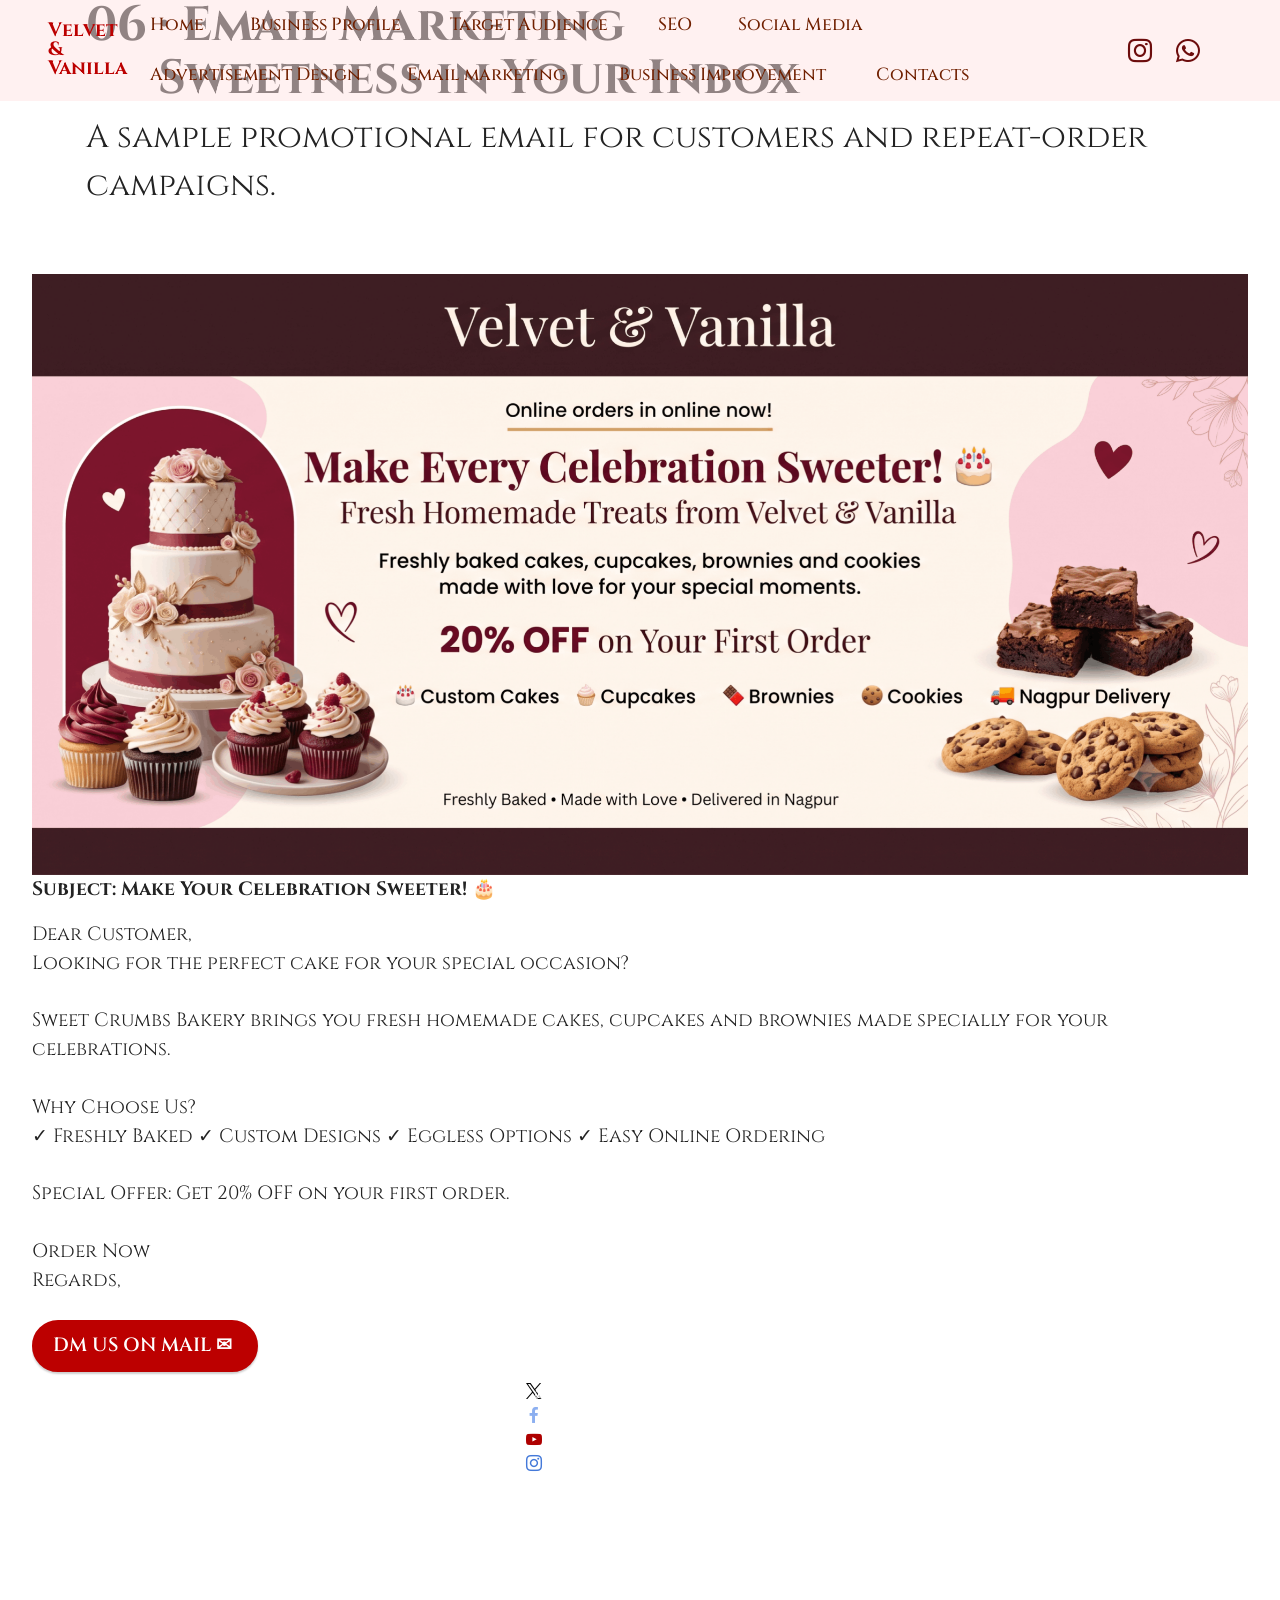
<file: page7.html>
<!DOCTYPE html>
<html  >
<head>
  <!-- Site made with Mobirise Website Builder v6.1.12, https://mobirise.com -->
  <meta charset="UTF-8">
  <meta http-equiv="X-UA-Compatible" content="IE=edge">
  <meta name="generator" content="Mobirise v6.1.12, mobirise.com">
  <meta name="viewport" content="width=device-width, initial-scale=1, minimum-scale=1">
  <link rel="shortcut icon" href="assets/images/mbr-96x96.png" type="image/x-icon">
  <meta name="description" content="">
  
  
  <title>email marketing</title>
  <link rel="stylesheet" href="assets/bootstrap/css/bootstrap.min.css">
  <link rel="stylesheet" href="assets/animatecss/animate.css">
  <link rel="stylesheet" href="assets/dropdown/css/style.css">
  <link rel="stylesheet" href="assets/socicon/css/styles.css">
  <link rel="stylesheet" href="assets/theme/css/style.css">
  <link rel="preload" href="https://fonts.googleapis.com/css?family=Cinzel:400,500,600,700,800,900&display=swap" as="style" onload="this.onload=null;this.rel='stylesheet'">
  <noscript><link rel="stylesheet" href="https://fonts.googleapis.com/css?family=Cinzel:400,500,600,700,800,900&display=swap"></noscript>
  <link rel="preload" as="style" href="assets/mobirise/css/mbr-additional.css?v=Eia8J4"><link rel="stylesheet" href="assets/mobirise/css/mbr-additional.css?v=Eia8J4" type="text/css">

  
  
  
</head>
<body>
  
  <section data-bs-version="5.1" class="menu menu3 cid-vtHdLe9Ijb" once="menu" id="menu3-44">
    
    <nav class="navbar navbar-dropdown navbar-fixed-top navbar-expand-lg">
        <div class="container-fluid">
            <div class="navbar-brand">
                
                <span class="navbar-caption-wrap"><a class="navbar-caption text-primary display-7" href="https://mobiri.se">Velvet<br> &amp;<br> Vanilla</a></span>
            </div>
            <button class="navbar-toggler" type="button" data-toggle="collapse" data-bs-toggle="collapse" data-target="#navbarSupportedContent" data-bs-target="#navbarSupportedContent" aria-controls="navbarNavAltMarkup" aria-expanded="false" aria-label="Toggle navigation">
                <div class="hamburger">
                    <span></span>
                    <span></span>
                    <span></span>
                    <span></span>
                </div>
            </button>
            <div class="collapse navbar-collapse" id="navbarSupportedContent">
                <ul class="navbar-nav nav-dropdown nav-right" data-app-modern-menu="true"><li class="nav-item"><a class="nav-link link text-warning display-4" href="page1.html">Home</a></li><li class="nav-item"><a class="nav-link link text-warning display-4" href="page1.html">Business Profile&nbsp;</a></li><li class="nav-item"><a class="nav-link link text-warning display-4" href="page2.html">Target Audience&nbsp;</a></li>
                    <li class="nav-item"><a class="nav-link link text-warning display-4" href="page3.html">SEO</a></li>
                    <li class="nav-item"><a class="nav-link link text-warning display-4" href="page4.html">Social Media&nbsp;</a>
                    </li><li class="nav-item"><a class="nav-link link text-warning display-4" href="page5.html">Advertisement Design</a></li><li class="nav-item"><a class="nav-link link text-warning text-primary display-4" href="page7.html">Email marketing&nbsp;</a></li><li class="nav-item"><a class="nav-link link text-warning display-4" href="page10.html">&nbsp;Business Improvement&nbsp;</a></li><li class="nav-item"><a class="nav-link link text-warning display-4" href="page11.html">Contacts</a></li></ul>
                <div class="icons-menu">
                    <a class="iconfont-wrapper" href="https://instagram.com/velvet&vanilla" target="_blank">
                        <span class="p-2 mbr-iconfont socicon-instagram socicon"></span>
                    </a>
                    <a class="iconfont-wrapper" href="https://wa.me/91 9000000000">
                        <span class="p-2 mbr-iconfont socicon-whatsapp socicon"></span>
                    </a>
                    
                    
                </div>
                
            </div>
        </div>
    </nav>
</section>

<section data-bs-version="5.1" class="info4 cid-vtHdOOXdn5" id="info4-6r">
    

    
    
    <div class="container">
        <div class="row justify-content-center">
            <div class="col-12">
                <h3 class="mbr-section-title mbr-fonts-style display-2"><strong>06 · Email Marketing
</strong><div><strong>&nbsp; &nbsp; &nbsp; Sweetness in Your Inbox</strong></div></h3>
                <p class="mbr-text mbr-fonts-style mb-4 display-5">A sample promotional email for customers and repeat-order campaigns.</p>
                <div class="link-wrap">
                    
                </div>
            </div>
        </div>
    </div>
</section>

<section data-bs-version="5.1" class="gallery3 cid-vtHdOPvZbv" id="gallery3-6s">
    
    
    <div class="container-fluid">
        
        <div class="row mt-4">
            <div class="item features-image col-12 col-md-6 col-lg-12">
                <div class="item-wrapper">
                    <div class="item-img">
                        <img src="assets/images/gemini-generated-image-roonmhroonmhroon-2266x1121.png" alt="Mobirise Website Builder">
                    </div>
                    <div class="item-content">
                        <h5 class="item-title mbr-fonts-style display-7"><strong>Subject: Make Your Celebration Sweeter! 🎂</strong></h5>
                        
                        <p class="mbr-text mbr-fonts-style mt-3 display-7">Dear Customer,
<br>Looking for the perfect cake for your special occasion?<br>
<br>Sweet Crumbs Bakery brings you fresh homemade cakes, cupcakes and brownies made specially for your celebrations.<br>
<br>Why Choose Us?
<br>✓ Freshly Baked ✓ Custom Designs ✓ Eggless Options ✓ Easy Online Ordering<br>
<br>Special Offer: Get 20% OFF on your first order.
<br><br>Order Now
<br>Regards,</p>
                    </div>
                    <div class="mbr-section-btn item-footer mt-2"><a href="" class="btn btn-primary item-btn display-7" target="_blank">DM US ON MAIL ✉&nbsp;</a></div>
                </div>
            </div>
            
            
            
        </div>
    </div>
</section>

<section data-bs-version="5.1" class="footer3 cid-vtHdORrTP2 mbr-reveal" once="footers" id="footer3-6v">

    

    

    <div class="container">
        <div class="media-container-row align-center mbr-white">
            <div class="row row-links">
                <ul class="foot-menu">
                    
                    
                    
                    
                    
                <li class="foot-menu-item mbr-fonts-style display-7">business profile</li><li class="foot-menu-item mbr-fonts-style display-7">target audience</li><li class="foot-menu-item mbr-fonts-style display-7">seo</li><li class="foot-menu-item mbr-fonts-style display-7">social media</li><li class="foot-menu-item mbr-fonts-style display-7">advertisement&nbsp; &nbsp; &nbsp;contact</li></ul>
            </div>
            <div class="row social-row">
                <div class="social-list align-right pb-2">
                    
                    
                    
                    
                    
                    
                <div class="soc-item">
                        <a href="https://twitter.com/mobirise" target="_blank">
                            <span class="mbr-iconfont mbr-iconfont-social socicon-twitter socicon" style="color: rgb(0, 0, 0); fill: rgb(0, 0, 0);"></span>
                        </a>
                    </div><div class="soc-item">
                        <a href="https://www.facebook.com/pages/Mobirise/1616226671953247" target="_blank">
                            <span class="mbr-iconfont mbr-iconfont-social socicon-facebook socicon" style="color: rgb(140, 175, 240); fill: rgb(140, 175, 240);"></span>
                        </a>
                    </div><div class="soc-item">
                        <a href="https://www.youtube.com/c/mobirise" target="_blank">
                            <span class="mbr-iconfont mbr-iconfont-social socicon-youtube socicon" style="color: rgb(174, 0, 0); fill: rgb(174, 0, 0);"></span>
                        </a>
                    </div><div class="soc-item">
                        <a href="https://instagram.com/mobirise" target="_blank">
                            <span class="mbr-iconfont mbr-iconfont-social socicon-instagram socicon" style="color: rgb(68, 121, 217); fill: rgb(68, 121, 217);"></span>
                        </a>
                    </div></div>
            </div>
            <div class="row row-copirayt">
                <p class="mbr-text mb-0 mbr-fonts-style mbr-white align-center display-7">
                    © Copyright 2025 Mobirise. All Rights Reserved.
                </p>
            </div>
        </div>
    </div>
</section><section class="display-7" style="padding: 0;align-items: center;justify-content: center;flex-wrap: wrap;    align-content: center;display: flex;position: relative;height: 4rem;"><a href="https://mobiri.se/5058227" style="flex: 1 1;height: 4rem;position: absolute;width: 100%;z-index: 1;"><img alt="" style="height: 4rem;" src="[data-uri]"></a><p style="margin: 0;text-align: center;" class="display-7">&#8204;</p><a style="z-index:1" href="https://mobirise.com/builder/ai-website-creator.html">AI Website Creator</a></section><script src="assets/bootstrap/js/bootstrap.bundle.min.js"></script>  <script src="assets/smoothscroll/smooth-scroll.js"></script>  <script src="assets/ytplayer/index.js"></script>  <script src="assets/dropdown/js/navbar-dropdown.js"></script>  <script src="assets/theme/js/script.js"></script>  
  
  
 <div id="scrollToTop" class="scrollToTop mbr-arrow-up"><a style="text-align: center;"><i class="mbr-arrow-up-icon mbr-arrow-up-icon-cm cm-icon cm-icon-smallarrow-up"></i></a></div>
    <input name="animation" type="hidden">
  </body>
</html>
</file>
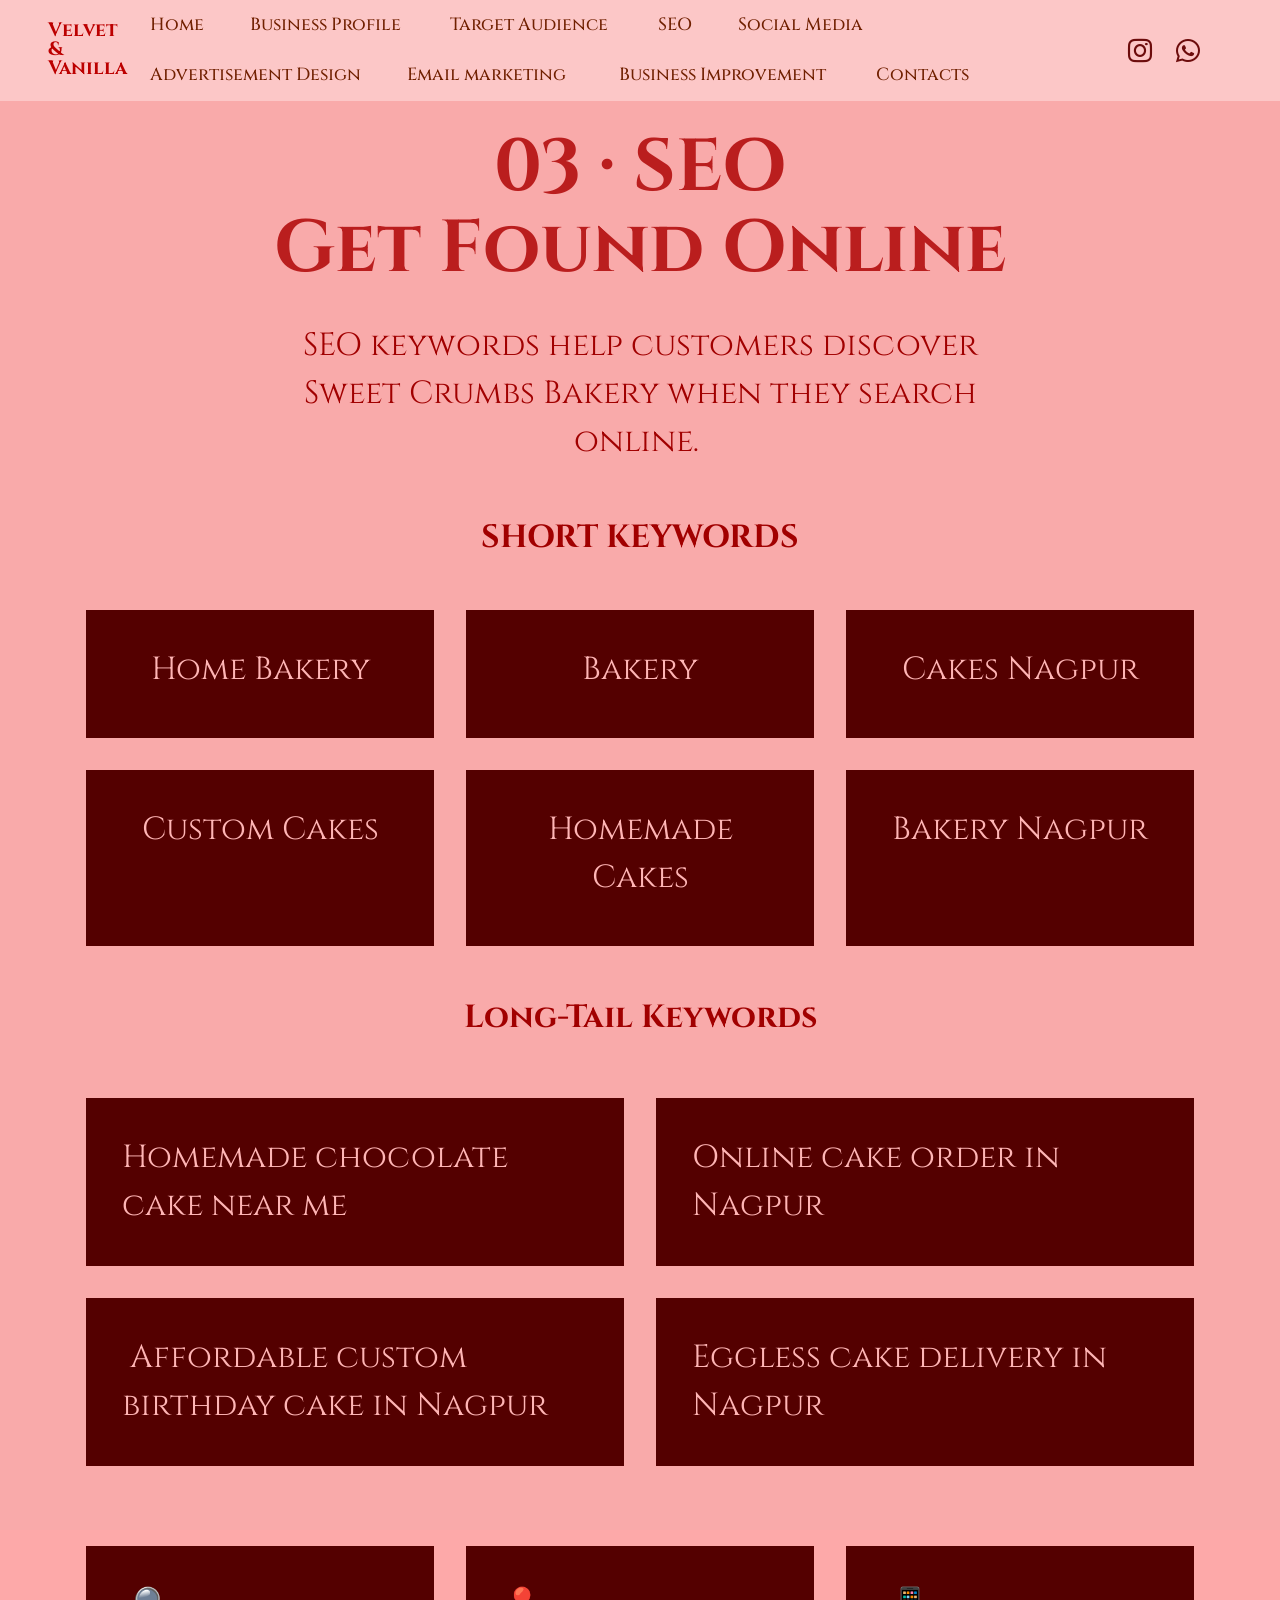
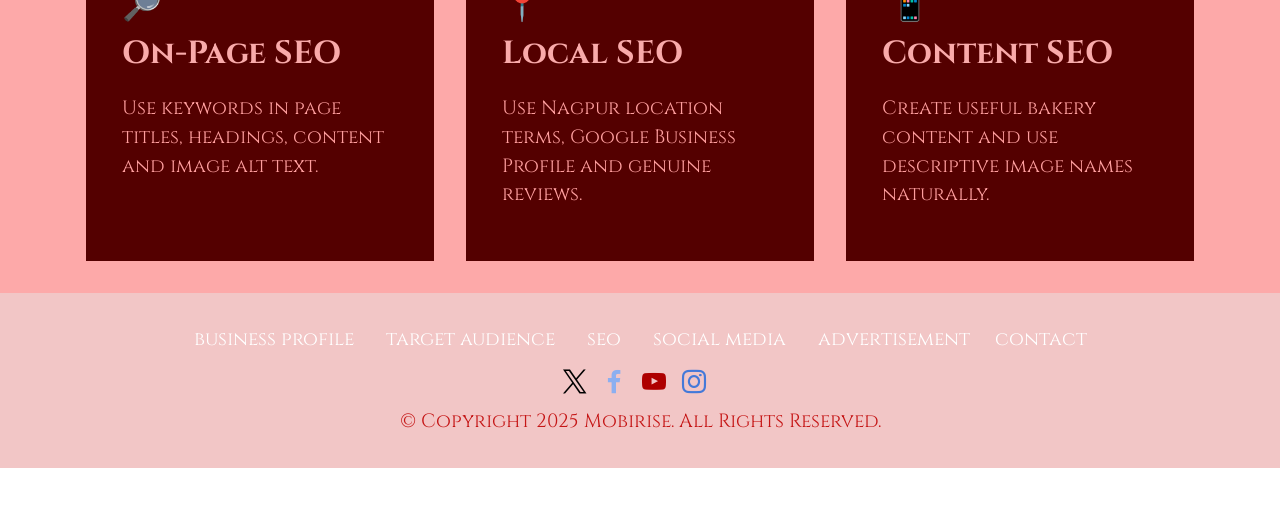
<file: page9.html>
<!DOCTYPE html>
<html  >
<head>
  <!-- Site made with Mobirise Website Builder v6.1.12, https://mobirise.com -->
  <meta charset="UTF-8">
  <meta http-equiv="X-UA-Compatible" content="IE=edge">
  <meta name="generator" content="Mobirise v6.1.12, mobirise.com">
  <meta name="viewport" content="width=device-width, initial-scale=1, minimum-scale=1">
  <link rel="shortcut icon" href="assets/images/mbr-96x96.png" type="image/x-icon">
  <meta name="description" content="">
  
  
  <title>SEo</title>
  <link rel="stylesheet" href="assets/bootstrap/css/bootstrap.min.css">
  <link rel="stylesheet" href="assets/animatecss/animate.css">
  <link rel="stylesheet" href="assets/dropdown/css/style.css">
  <link rel="stylesheet" href="assets/socicon/css/styles.css">
  <link rel="stylesheet" href="assets/theme/css/style.css">
  <link rel="preload" href="https://fonts.googleapis.com/css?family=Cinzel:400,500,600,700,800,900&display=swap" as="style" onload="this.onload=null;this.rel='stylesheet'">
  <noscript><link rel="stylesheet" href="https://fonts.googleapis.com/css?family=Cinzel:400,500,600,700,800,900&display=swap"></noscript>
  <link rel="preload" as="style" href="assets/mobirise/css/mbr-additional.css?v=TJ8Rdx"><link rel="stylesheet" href="assets/mobirise/css/mbr-additional.css?v=TJ8Rdx" type="text/css">

  
  
  
</head>
<body>
  
  <section data-bs-version="5.1" class="menu menu3 cid-vuBQDtJOwd" once="menu" id="menu3-8f">
    
    <nav class="navbar navbar-dropdown navbar-fixed-top navbar-expand-lg">
        <div class="container-fluid">
            <div class="navbar-brand">
                
                <span class="navbar-caption-wrap"><a class="navbar-caption text-primary display-7" href="https://mobiri.se">Velvet<br> &amp;<br> Vanilla</a></span>
            </div>
            <button class="navbar-toggler" type="button" data-toggle="collapse" data-bs-toggle="collapse" data-target="#navbarSupportedContent" data-bs-target="#navbarSupportedContent" aria-controls="navbarNavAltMarkup" aria-expanded="false" aria-label="Toggle navigation">
                <div class="hamburger">
                    <span></span>
                    <span></span>
                    <span></span>
                    <span></span>
                </div>
            </button>
            <div class="collapse navbar-collapse" id="navbarSupportedContent">
                <ul class="navbar-nav nav-dropdown nav-right" data-app-modern-menu="true"><li class="nav-item"><a class="nav-link link text-warning text-primary display-4" href="index.html">Home</a></li><li class="nav-item"><a class="nav-link link text-warning display-4" href="page1.html">Business Profile&nbsp;</a></li><li class="nav-item"><a class="nav-link link text-warning display-4" href="page2.html">Target Audience&nbsp;</a></li>
                    <li class="nav-item"><a class="nav-link link text-warning text-primary display-4" href="page9.html">SEO</a></li>
                    <li class="nav-item"><a class="nav-link link text-warning text-primary display-4" href="page13.html">Social Media&nbsp;</a>
                    </li><li class="nav-item"><a class="nav-link link text-warning display-4" href="page5.html">Advertisement Design</a></li><li class="nav-item"><a class="nav-link link text-warning text-primary display-4" href="page12.html">Email marketing&nbsp;</a></li><li class="nav-item"><a class="nav-link link text-warning display-4" href="page10.html">&nbsp;Business Improvement&nbsp;</a></li><li class="nav-item"><a class="nav-link link text-warning display-4" href="page11.html">Contacts</a></li></ul>
                <div class="icons-menu">
                    <a class="iconfont-wrapper" href="https://instagram.com/velvet&vanilla" target="_blank">
                        <span class="p-2 mbr-iconfont socicon-instagram socicon"></span>
                    </a>
                    <a class="iconfont-wrapper" href="https://wa.me/91 9000000000">
                        <span class="p-2 mbr-iconfont socicon-whatsapp socicon"></span>
                    </a>
                    
                    
                </div>
                
            </div>
        </div>
    </nav>
</section>

<section data-bs-version="5.1" class="start features20 cid-vuBQDyH6Bj" id="features020-8o">
	

	
	
	<div class="container">
		<div class="row mb-5 justify-content-center">
			<div class="col-12 mb-0 content-head">
				<h3 class="mbr-section-title mbr-fonts-style align-center mb-0 display-1"><strong>03 · SEO
</strong><div><strong>Get Found Online</strong></div></h3>
				<h4 class="mbr-section-subtitle mbr-fonts-style align-center mb-0 mt-4 display-5">SEO keywords help customers discover Sweet Crumbs Bakery when they search online.&nbsp;<br><br><strong>SHORT KEYWORDS</strong></h4>
			</div>
		</div>
		<div class="row">
			
			<div class="item features-without-image col-12 col-md-6 col-lg-4 item-mb active">
				<div class="item-wrapper">
					<div class="card-box align-left">
						
						
						<p class="card-text mbr-fonts-style display-5">Home Bakery</p>
					</div>
				</div>
			</div><div class="item features-without-image col-12 col-md-6 col-lg-4 item-mb">
				<div class="item-wrapper">
					<div class="card-box align-left">
						
						
						<p class="card-text mbr-fonts-style display-5">Bakery</p>
					</div>
				</div>
			</div>
			<div class="item features-without-image col-12 col-md-6 col-lg-4 item-mb">
				<div class="item-wrapper">
					<div class="card-box align-left">
						
						
						<p class="card-text mbr-fonts-style display-5">Cakes Nagpur</p>
					</div>
				</div>
			</div><div class="item features-without-image col-12 col-md-6 col-lg-4 item-mb">
				<div class="item-wrapper">
					<div class="card-box align-left">
						
						
						<p class="card-text mbr-fonts-style display-5">Custom Cakes</p>
					</div>
				</div>
			</div><div class="item features-without-image col-12 col-md-6 col-lg-4 item-mb">
				<div class="item-wrapper">
					<div class="card-box align-left">
						
						
						<p class="card-text mbr-fonts-style display-5">Homemade Cakes</p>
					</div>
				</div>
			</div><div class="item features-without-image col-12 col-md-6 col-lg-4 item-mb">
				<div class="item-wrapper">
					<div class="card-box align-left">
						
						
						<p class="card-text mbr-fonts-style display-5">Bakery Nagpur</p>
					</div>
				</div>
			</div>
		</div>
	</div>
</section>

<section data-bs-version="5.1" class="features026 cid-vuBQDznOpT" id="features026-8p">
	

	
	
	<div class="container">
		<div class="row mb-5 justify-content-center">
			<div class="col-12 mb-0 content-head">
				<h3 class="mbr-section-title mbr-fonts-style align-center display-5"><strong>Long-Tail Keywords</strong></h3>
				
			</div>
		</div>
		<div class="row">
			<div class="item features-without-image col-12 col-md-6 col-lg-6 item-mb active">
				<div class="item-wrapper">
					<div class="card-box align-left">
						
						
						
						<p class="card-text mbr-fonts-style display-5">Homemade chocolate cake near me</p>
						
					</div>
				</div>
			</div>
			<div class="item features-without-image col-12 col-md-6 col-lg-6 item-mb">
				<div class="item-wrapper">
					<div class="card-box align-left">
						
						
						
						<p class="card-text mbr-fonts-style display-5">Online cake order in Nagpur</p>
						
					</div>
				</div>
			</div><div class="item features-without-image col-12 col-md-6 col-lg-6 item-mb">
				<div class="item-wrapper">
					<div class="card-box align-left">
						
						
						
						<p class="card-text mbr-fonts-style display-5">&nbsp;Affordable custom birthday cake in Nagpur</p>
						
					</div>
				</div>
			</div>
			
			<div class="item features-without-image col-12 col-md-6 col-lg-6 item-mb">
				<div class="item-wrapper">
					<div class="card-box align-left">
						
						
						
						<p class="card-text mbr-fonts-style display-5">Eggless cake delivery in Nagpur</p>
						
					</div>
				</div>
			</div>
		</div>
	</div>
</section>

<section data-bs-version="5.1" class="contacts01 cid-vuBQDA7xUJ" id="contacts01-8q">
    

    
    
    <div class="container">
        <div class="row justify-content-center">
            <div class="col-12 content-head">
                
            </div>
        </div>
        <div class="row">
            
            
            <div class="item features-without-image col-12 col-md-4 active">
                <div class="item-wrapper">
                    <div class="text-wrapper">
                        <h6 class="card-title mbr-fonts-style mb-3 display-5">🔎
<div><strong>On-Page SEO</strong></div></h6>
                        <p class="mbr-text mbr-fonts-style display-7">Use keywords in page titles, headings, content and image alt text.</p>
                    </div>
                </div>
            </div><div class="item features-without-image col-12 col-md-4">
                <div class="item-wrapper">
                    <div class="text-wrapper">
                        <h6 class="card-title mbr-fonts-style mb-3 display-5">📍
<div><strong>Local SEO</strong></div><div><div></div></div></h6>
                        <p class="mbr-text mbr-fonts-style display-7">Use Nagpur location terms, Google Business Profile and genuine reviews.</p>
                    </div>
                </div>
            </div><div class="item features-without-image col-12 col-md-4">
                <div class="item-wrapper">
                    <div class="text-wrapper">
                        <h6 class="card-title mbr-fonts-style mb-3 display-5"><div>&nbsp;📱
<div></div></div><div><strong>Content SEO</strong></div></h6>
                        <p class="mbr-text mbr-fonts-style display-7">Create useful bakery content and use descriptive image names naturally.</p>
                    </div>
                </div>
            </div>
            
        </div>
    </div>
</section>

<section data-bs-version="5.1" class="footer3 cid-vuBQDGDufR mbr-reveal" once="footers" id="footer3-8y">

    

    

    <div class="container">
        <div class="media-container-row align-center mbr-white">
            <div class="row row-links">
                <ul class="foot-menu">
                    
                    
                    
                    
                    
                <li class="foot-menu-item mbr-fonts-style display-7">business profile</li><li class="foot-menu-item mbr-fonts-style display-7">target audience</li><li class="foot-menu-item mbr-fonts-style display-7">seo</li><li class="foot-menu-item mbr-fonts-style display-7">social media</li><li class="foot-menu-item mbr-fonts-style display-7">advertisement&nbsp; &nbsp; &nbsp;contact</li></ul>
            </div>
            <div class="row social-row">
                <div class="social-list align-right pb-2">
                    
                    
                    
                    
                    
                    
                <div class="soc-item">
                        <a href="https://twitter.com/mobirise" target="_blank">
                            <span class="mbr-iconfont mbr-iconfont-social socicon-twitter socicon" style="color: rgb(0, 0, 0); fill: rgb(0, 0, 0);"></span>
                        </a>
                    </div><div class="soc-item">
                        <a href="https://www.facebook.com/pages/Mobirise/1616226671953247" target="_blank">
                            <span class="mbr-iconfont mbr-iconfont-social socicon-facebook socicon" style="color: rgb(140, 175, 240); fill: rgb(140, 175, 240);"></span>
                        </a>
                    </div><div class="soc-item">
                        <a href="https://www.youtube.com/c/mobirise" target="_blank">
                            <span class="mbr-iconfont mbr-iconfont-social socicon-youtube socicon" style="color: rgb(174, 0, 0); fill: rgb(174, 0, 0);"></span>
                        </a>
                    </div><div class="soc-item">
                        <a href="https://instagram.com/mobirise" target="_blank">
                            <span class="mbr-iconfont mbr-iconfont-social socicon-instagram socicon" style="color: rgb(68, 121, 217); fill: rgb(68, 121, 217);"></span>
                        </a>
                    </div></div>
            </div>
            <div class="row row-copirayt">
                <p class="mbr-text mb-0 mbr-fonts-style mbr-white align-center display-7">
                    © Copyright 2025 Mobirise. All Rights Reserved.
                </p>
            </div>
        </div>
    </div>
</section><section class="display-7" style="padding: 0;align-items: center;justify-content: center;flex-wrap: wrap;    align-content: center;display: flex;position: relative;height: 4rem;"><a href="https://mobiri.se/" style="flex: 1 1;height: 4rem;position: absolute;width: 100%;z-index: 1;"><img alt="" style="height: 4rem;" src="[data-uri]"></a><p style="margin: 0;text-align: center;" class="display-7">&#8204;</p><a style="z-index:1" href="https://mobirise.com/builder/ai-website-creator.html">Free AI Website Creator</a></section><script src="assets/bootstrap/js/bootstrap.bundle.min.js"></script>  <script src="assets/smoothscroll/smooth-scroll.js"></script>  <script src="assets/ytplayer/index.js"></script>  <script src="assets/dropdown/js/navbar-dropdown.js"></script>  <script src="assets/theme/js/script.js"></script>  
  
  
 <div id="scrollToTop" class="scrollToTop mbr-arrow-up"><a style="text-align: center;"><i class="mbr-arrow-up-icon mbr-arrow-up-icon-cm cm-icon cm-icon-smallarrow-up"></i></a></div>
    <input name="animation" type="hidden">
  </body>
</html>
</file>
<file: assets/web/assets/mobirise-icons2/mobirise2.css>
@font-face {
  font-family: 'Moririse2';
  font-display: swap;
  src:  url('mobirise2.eot?f2bix4');
  src:  url('mobirise2.eot?f2bix4#iefix') format('embedded-opentype'),
    url('mobirise2.woff2?f2bix4') format('woff2'),
    url('mobirise2.woff?f2bix4') format('woff'),
    url('mobirise2.ttf?f2bix4') format('truetype'),
    url('mobirise2.svg?f2bix4#mobirise2') format('svg');
  font-weight: normal;
  font-style: normal;
}

[class^="mobi-"], [class*=" mobi-"] {
  /* use !important to prevent issues with browser extensions that change fonts */
  font-family: 'Moririse2' !important;
  speak: none;
  font-style: normal;
  font-weight: normal;
  font-variant: normal;
  text-transform: none;
  line-height: 1;

  /* Better Font Rendering =========== */
  -webkit-font-smoothing: antialiased;
  -moz-osx-font-smoothing: grayscale;
}

.mobi-mbri-add-submenu:before {
  content: "\e900";
}
.mobi-mbri-alert:before {
  content: "\e901";
}
.mobi-mbri-align-center:before {
  content: "\e902";
}
.mobi-mbri-align-justify:before {
  content: "\e903";
}
.mobi-mbri-align-left:before {
  content: "\e904";
}
.mobi-mbri-align-right:before {
  content: "\e905";
}
.mobi-mbri-android:before {
  content: "\e906";
}
.mobi-mbri-apple:before {
  content: "\e907";
}
.mobi-mbri-arrow-down:before {
  content: "\e908";
}
.mobi-mbri-arrow-next:before {
  content: "\e909";
}
.mobi-mbri-arrow-prev:before {
  content: "\e90a";
}
.mobi-mbri-arrow-up:before {
  content: "\e90b";
}
.mobi-mbri-bold:before {
  content: "\e90c";
}
.mobi-mbri-bookmark:before {
  content: "\e90d";
}
.mobi-mbri-bootstrap:before {
  content: "\e90e";
}
.mobi-mbri-briefcase:before {
  content: "\e90f";
}
.mobi-mbri-browse:before {
  content: "\e910";
}
.mobi-mbri-bulleted-list:before {
  content: "\e911";
}
.mobi-mbri-calendar:before {
  content: "\e912";
}
.mobi-mbri-camera:before {
  content: "\e913";
}
.mobi-mbri-cart-add:before {
  content: "\e914";
}
.mobi-mbri-cart-full:before {
  content: "\e915";
}
.mobi-mbri-cash:before {
  content: "\e916";
}
.mobi-mbri-change-style:before {
  content: "\e917";
}
.mobi-mbri-chat:before {
  content: "\e918";
}
.mobi-mbri-clock:before {
  content: "\e919";
}
.mobi-mbri-close:before {
  content: "\e91a";
}
.mobi-mbri-cloud:before {
  content: "\e91b";
}
.mobi-mbri-code:before {
  content: "\e91c";
}
.mobi-mbri-contact-form:before {
  content: "\e91d";
}
.mobi-mbri-credit-card:before {
  content: "\e91e";
}
.mobi-mbri-cursor-click:before {
  content: "\e91f";
}
.mobi-mbri-cust-feedback:before {
  content: "\e920";
}
.mobi-mbri-database:before {
  content: "\e921";
}
.mobi-mbri-delivery:before {
  content: "\e922";
}
.mobi-mbri-desktop:before {
  content: "\e923";
}
.mobi-mbri-devices:before {
  content: "\e924";
}
.mobi-mbri-down:before {
  content: "\e925";
}
.mobi-mbri-download-2:before {
  content: "\e926";
}
.mobi-mbri-download:before {
  content: "\e927";
}
.mobi-mbri-drag-n-drop-2:before {
  content: "\e928";
}
.mobi-mbri-drag-n-drop:before {
  content: "\e929";
}
.mobi-mbri-edit-2:before {
  content: "\e92a";
}
.mobi-mbri-edit:before {
  content: "\e92b";
}
.mobi-mbri-error:before {
  content: "\e92c";
}
.mobi-mbri-extension:before {
  content: "\e92d";
}
.mobi-mbri-features:before {
  content: "\e92e";
}
.mobi-mbri-file:before {
  content: "\e92f";
}
.mobi-mbri-flag:before {
  content: "\e930";
}
.mobi-mbri-folder:before {
  content: "\e931";
}
.mobi-mbri-gift:before {
  content: "\e932";
}
.mobi-mbri-github:before {
  content: "\e933";
}
.mobi-mbri-globe-2:before {
  content: "\e934";
}
.mobi-mbri-globe:before {
  content: "\e935";
}
.mobi-mbri-growing-chart:before {
  content: "\e936";
}
.mobi-mbri-hearth:before {
  content: "\e937";
}
.mobi-mbri-help:before {
  content: "\e938";
}
.mobi-mbri-home:before {
  content: "\e939";
}
.mobi-mbri-hot-cup:before {
  content: "\e93a";
}
.mobi-mbri-idea:before {
  content: "\e93b";
}
.mobi-mbri-image-gallery:before {
  content: "\e93c";
}
.mobi-mbri-image-slider:before {
  content: "\e93d";
}
.mobi-mbri-info:before {
  content: "\e93e";
}
.mobi-mbri-italic:before {
  content: "\e93f";
}
.mobi-mbri-key:before {
  content: "\e940";
}
.mobi-mbri-laptop:before {
  content: "\e941";
}
.mobi-mbri-layers:before {
  content: "\e942";
}
.mobi-mbri-left-right:before {
  content: "\e943";
}
.mobi-mbri-left:before {
  content: "\e944";
}
.mobi-mbri-letter:before {
  content: "\e945";
}
.mobi-mbri-like:before {
  content: "\e946";
}
.mobi-mbri-link:before {
  content: "\e947";
}
.mobi-mbri-lock:before {
  content: "\e948";
}
.mobi-mbri-login:before {
  content: "\e949";
}
.mobi-mbri-logout:before {
  content: "\e94a";
}
.mobi-mbri-magic-stick:before {
  content: "\e94b";
}
.mobi-mbri-map-pin:before {
  content: "\e94c";
}
.mobi-mbri-menu:before {
  content: "\e94d";
}
.mobi-mbri-mobile-2:before {
  content: "\e94e";
}
.mobi-mbri-mobile-horizontal:before {
  content: "\e94f";
}
.mobi-mbri-mobile:before {
  content: "\e950";
}
.mobi-mbri-mobirise:before {
  content: "\e951";
}
.mobi-mbri-more-horizontal:before {
  content: "\e952";
}
.mobi-mbri-more-vertical:before {
  content: "\e953";
}
.mobi-mbri-music:before {
  content: "\e954";
}
.mobi-mbri-new-file:before {
  content: "\e955";
}
.mobi-mbri-numbered-list:before {
  content: "\e956";
}
.mobi-mbri-opened-folder:before {
  content: "\e957";
}
.mobi-mbri-pages:before {
  content: "\e958";
}
.mobi-mbri-paper-plane:before {
  content: "\e959";
}
.mobi-mbri-paperclip:before {
  content: "\e95a";
}
.mobi-mbri-phone:before {
  content: "\e95b";
}
.mobi-mbri-photo:before {
  content: "\e95c";
}
.mobi-mbri-photos:before {
  content: "\e95d";
}
.mobi-mbri-pin:before {
  content: "\e95e";
}
.mobi-mbri-play:before {
  content: "\e95f";
}
.mobi-mbri-plus:before {
  content: "\e960";
}
.mobi-mbri-preview:before {
  content: "\e961";
}
.mobi-mbri-print:before {
  content: "\e962";
}
.mobi-mbri-protect:before {
  content: "\e963";
}
.mobi-mbri-question:before {
  content: "\e964";
}
.mobi-mbri-quote-left:before {
  content: "\e965";
}
.mobi-mbri-quote-right:before {
  content: "\e966";
}
.mobi-mbri-redo:before {
  content: "\e967";
}
.mobi-mbri-refresh:before {
  content: "\e968";
}
.mobi-mbri-responsive-2:before {
  content: "\e969";
}
.mobi-mbri-responsive:before {
  content: "\e96a";
}
.mobi-mbri-right:before {
  content: "\e96b";
}
.mobi-mbri-rocket:before {
  content: "\e96c";
}
.mobi-mbri-sad-face:before {
  content: "\e96d";
}
.mobi-mbri-sale:before {
  content: "\e96e";
}
.mobi-mbri-save:before {
  content: "\e96f";
}
.mobi-mbri-search:before {
  content: "\e970";
}
.mobi-mbri-setting-2:before {
  content: "\e971";
}
.mobi-mbri-setting-3:before {
  content: "\e972";
}
.mobi-mbri-setting:before {
  content: "\e973";
}
.mobi-mbri-share:before {
  content: "\e974";
}
.mobi-mbri-shopping-bag:before {
  content: "\e975";
}
.mobi-mbri-shopping-basket:before {
  content: "\e976";
}
.mobi-mbri-shopping-cart:before {
  content: "\e977";
}
.mobi-mbri-sites:before {
  content: "\e978";
}
.mobi-mbri-smile-face:before {
  content: "\e979";
}
.mobi-mbri-speed:before {
  content: "\e97a";
}
.mobi-mbri-star:before {
  content: "\e97b";
}
.mobi-mbri-success:before {
  content: "\e97c";
}
.mobi-mbri-sun:before {
  content: "\e97d";
}
.mobi-mbri-sun2:before {
  content: "\e97e";
}
.mobi-mbri-tablet-vertical:before {
  content: "\e97f";
}
.mobi-mbri-tablet:before {
  content: "\e980";
}
.mobi-mbri-target:before {
  content: "\e981";
}
.mobi-mbri-timer:before {
  content: "\e982";
}
.mobi-mbri-to-ftp:before {
  content: "\e983";
}
.mobi-mbri-to-local-drive:before {
  content: "\e984";
}
.mobi-mbri-touch-swipe:before {
  content: "\e985";
}
.mobi-mbri-touch:before {
  content: "\e986";
}
.mobi-mbri-trash:before {
  content: "\e987";
}
.mobi-mbri-underline:before {
  content: "\e988";
}
.mobi-mbri-undo:before {
  content: "\e989";
}
.mobi-mbri-unlink:before {
  content: "\e98a";
}
.mobi-mbri-unlock:before {
  content: "\e98b";
}
.mobi-mbri-up-down:before {
  content: "\e98c";
}
.mobi-mbri-up:before {
  content: "\e98d";
}
.mobi-mbri-update:before {
  content: "\e98e";
}
.mobi-mbri-upload-2:before {
  content: "\e98f";
}
.mobi-mbri-upload:before {
  content: "\e990";
}
.mobi-mbri-user-2:before {
  content: "\e991";
}
.mobi-mbri-user:before {
  content: "\e992";
}
.mobi-mbri-users:before {
  content: "\e993";
}
.mobi-mbri-video-play:before {
  content: "\e994";
}
.mobi-mbri-video:before {
  content: "\e995";
}
.mobi-mbri-watch:before {
  content: "\e996";
}
.mobi-mbri-website-theme-2:before {
  content: "\e997";
}
.mobi-mbri-website-theme:before {
  content: "\e998";
}
.mobi-mbri-wifi:before {
  content: "\e999";
}
.mobi-mbri-windows:before {
  content: "\e99a";
}
.mobi-mbri-zoom-in:before {
  content: "\e99b";
}
.mobi-mbri-zoom-out:before {
  content: "\e99c";
}
</file>
<file: assets/web/assets/mobirise-icons/mobirise-icons.css>
@font-face {
  font-family: 'MobiriseIcons';
  src:  url('mobirise-icons.eot?spat4u');
  src:  url('mobirise-icons.eot?spat4u#iefix') format('embedded-opentype'),
    url('mobirise-icons.woff2?spat4u') format('woff2'),
    url('mobirise-icons.woff?spat4u') format('woff'),
    url('mobirise-icons.ttf?spat4u') format('truetype'),
    url('mobirise-icons.svg?spat4u#MobiriseIcons') format('svg');
  font-weight: normal;
  font-style: normal;
  font-display: swap;
}

[class^="mbri-"], [class*=" mbri-"] {
  /* use !important to prevent issues with browser extensions that change fonts */
  font-family: MobiriseIcons !important;
  speak: none;
  font-style: normal;
  font-weight: normal;
  font-variant: normal;
  text-transform: none;
  line-height: 1;

  /* Better Font Rendering =========== */
  -webkit-font-smoothing: antialiased;
  -moz-osx-font-smoothing: grayscale;
}

.mbri-add-submenu:before {
  content: "\e900";
}
.mbri-alert:before {
  content: "\e901";
}
.mbri-align-center:before {
  content: "\e902";
}
.mbri-align-justify:before {
  content: "\e903";
}
.mbri-align-left:before {
  content: "\e904";
}
.mbri-align-right:before {
  content: "\e905";
}
.mbri-android:before {
  content: "\e906";
}
.mbri-apple:before {
  content: "\e907";
}
.mbri-arrow-down:before {
  content: "\e908";
}
.mbri-arrow-next:before {
  content: "\e909";
}
.mbri-arrow-prev:before {
  content: "\e90a";
}
.mbri-arrow-up:before {
  content: "\e90b";
}
.mbri-bold:before {
  content: "\e90c";
}
.mbri-bookmark:before {
  content: "\e90d";
}
.mbri-bootstrap:before {
  content: "\e90e";
}
.mbri-briefcase:before {
  content: "\e90f";
}
.mbri-browse:before {
  content: "\e910";
}
.mbri-bulleted-list:before {
  content: "\e911";
}
.mbri-calendar:before {
  content: "\e912";
}
.mbri-camera:before {
  content: "\e913";
}
.mbri-cart-add:before {
  content: "\e914";
}
.mbri-cart-full:before {
  content: "\e915";
}
.mbri-cash:before {
  content: "\e916";
}
.mbri-change-style:before {
  content: "\e917";
}
.mbri-chat:before {
  content: "\e918";
}
.mbri-clock:before {
  content: "\e919";
}
.mbri-close:before {
  content: "\e91a";
}
.mbri-cloud:before {
  content: "\e91b";
}
.mbri-code:before {
  content: "\e91c";
}
.mbri-contact-form:before {
  content: "\e91d";
}
.mbri-credit-card:before {
  content: "\e91e";
}
.mbri-cursor-click:before {
  content: "\e91f";
}
.mbri-cust-feedback:before {
  content: "\e920";
}
.mbri-database:before {
  content: "\e921";
}
.mbri-delivery:before {
  content: "\e922";
}
.mbri-desktop:before {
  content: "\e923";
}
.mbri-devices:before {
  content: "\e924";
}
.mbri-down:before {
  content: "\e925";
}
.mbri-download:before {
  content: "\e989";
}
.mbri-drag-n-drop:before {
  content: "\e927";
}
.mbri-drag-n-drop2:before {
  content: "\e928";
}
.mbri-edit:before {
  content: "\e929";
}
.mbri-edit2:before {
  content: "\e92a";
}
.mbri-error:before {
  content: "\e92b";
}
.mbri-extension:before {
  content: "\e92c";
}
.mbri-features:before {
  content: "\e92d";
}
.mbri-file:before {
  content: "\e92e";
}
.mbri-flag:before {
  content: "\e92f";
}
.mbri-folder:before {
  content: "\e930";
}
.mbri-gift:before {
  content: "\e931";
}
.mbri-github:before {
  content: "\e932";
}
.mbri-globe:before {
  content: "\e933";
}
.mbri-globe-2:before {
  content: "\e934";
}
.mbri-growing-chart:before {
  content: "\e935";
}
.mbri-hearth:before {
  content: "\e936";
}
.mbri-help:before {
  content: "\e937";
}
.mbri-home:before {
  content: "\e938";
}
.mbri-hot-cup:before {
  content: "\e939";
}
.mbri-idea:before {
  content: "\e93a";
}
.mbri-image-gallery:before {
  content: "\e93b";
}
.mbri-image-slider:before {
  content: "\e93c";
}
.mbri-info:before {
  content: "\e93d";
}
.mbri-italic:before {
  content: "\e93e";
}
.mbri-key:before {
  content: "\e93f";
}
.mbri-laptop:before {
  content: "\e940";
}
.mbri-layers:before {
  content: "\e941";
}
.mbri-left-right:before {
  content: "\e942";
}
.mbri-left:before {
  content: "\e943";
}
.mbri-letter:before {
  content: "\e944";
}
.mbri-like:before {
  content: "\e945";
}
.mbri-link:before {
  content: "\e946";
}
.mbri-lock:before {
  content: "\e947";
}
.mbri-login:before {
  content: "\e948";
}
.mbri-logout:before {
  content: "\e949";
}
.mbri-magic-stick:before {
  content: "\e94a";
}
.mbri-map-pin:before {
  content: "\e94b";
}
.mbri-menu:before {
  content: "\e94c";
}
.mbri-mobile:before {
  content: "\e94d";
}
.mbri-mobile2:before {
  content: "\e94e";
}
.mbri-mobirise:before {
  content: "\e94f";
}
.mbri-more-horizontal:before {
  content: "\e950";
}
.mbri-more-vertical:before {
  content: "\e951";
}
.mbri-music:before {
  content: "\e952";
}
.mbri-new-file:before {
  content: "\e953";
}
.mbri-numbered-list:before {
  content: "\e954";
}
.mbri-opened-folder:before {
  content: "\e955";
}
.mbri-pages:before {
  content: "\e956";
}
.mbri-paper-plane:before {
  content: "\e957";
}
.mbri-paperclip:before {
  content: "\e958";
}
.mbri-photo:before {
  content: "\e959";
}
.mbri-photos:before {
  content: "\e95a";
}
.mbri-pin:before {
  content: "\e95b";
}
.mbri-play:before {
  content: "\e95c";
}
.mbri-plus:before {
  content: "\e95d";
}
.mbri-preview:before {
  content: "\e95e";
}
.mbri-print:before {
  content: "\e95f";
}
.mbri-protect:before {
  content: "\e960";
}
.mbri-question:before {
  content: "\e961";
}
.mbri-quote-left:before {
  content: "\e962";
}
.mbri-quote-right:before {
  content: "\e963";
}
.mbri-refresh:before {
  content: "\e964";
}
.mbri-responsive:before {
  content: "\e965";
}
.mbri-right:before {
  content: "\e966";
}
.mbri-rocket:before {
  content: "\e967";
}
.mbri-sad-face:before {
  content: "\e968";
}
.mbri-sale:before {
  content: "\e969";
}
.mbri-save:before {
  content: "\e96a";
}
.mbri-search:before {
  content: "\e96b";
}
.mbri-setting:before {
  content: "\e96c";
}
.mbri-setting2:before {
  content: "\e96d";
}
.mbri-setting3:before {
  content: "\e96e";
}
.mbri-share:before {
  content: "\e96f";
}
.mbri-shopping-bag:before {
  content: "\e970";
}
.mbri-shopping-basket:before {
  content: "\e971";
}
.mbri-shopping-cart:before {
  content: "\e972";
}
.mbri-sites:before {
  content: "\e973";
}
.mbri-smile-face:before {
  content: "\e974";
}
.mbri-speed:before {
  content: "\e975";
}
.mbri-star:before {
  content: "\e976";
}
.mbri-success:before {
  content: "\e977";
}
.mbri-sun:before {
  content: "\e978";
}
.mbri-sun2:before {
  content: "\e979";
}
.mbri-tablet:before {
  content: "\e97a";
}
.mbri-tablet-vertical:before {
  content: "\e97b";
}
.mbri-target:before {
  content: "\e97c";
}
.mbri-timer:before {
  content: "\e97d";
}
.mbri-to-ftp:before {
  content: "\e97e";
}
.mbri-to-local-drive:before {
  content: "\e97f";
}
.mbri-touch-swipe:before {
  content: "\e980";
}
.mbri-touch:before {
  content: "\e981";
}
.mbri-trash:before {
  content: "\e982";
}
.mbri-underline:before {
  content: "\e983";
}
.mbri-unlink:before {
  content: "\e984";
}
.mbri-unlock:before {
  content: "\e985";
}
.mbri-up-down:before {
  content: "\e986";
}
.mbri-up:before {
  content: "\e987";
}
.mbri-update:before {
  content: "\e988";
}
.mbri-upload:before {
 content: "\e926"; 
}
.mbri-user:before {
  content: "\e98a";
}
.mbri-user2:before {
  content: "\e98b";
}
.mbri-users:before {
  content: "\e98c";
}
.mbri-video:before {
  content: "\e98d";
}
.mbri-video-play:before {
  content: "\e98e";
}
.mbri-watch:before {
  content: "\e98f";
}
.mbri-website-theme:before {
  content: "\e990";
}
.mbri-wifi:before {
  content: "\e991";
}
.mbri-windows:before {
  content: "\e992";
}
.mbri-zoom-out:before {
  content: "\e993";
}
.mbri-redo:before {
  content: "\e994";
}
.mbri-undo:before {
  content: "\e995";
}
</file>
<file: assets/dropdown/css/style.css>
.navbar-dropdown {
  left: 0;
  padding: 0;
  position: absolute;
  right: 0;
  top: 0;
  transition: all 0.45s ease;
  z-index: 1030;
  background: #282828; }
  .navbar-dropdown .navbar-logo {
    margin-right: 0.8rem;
    transition: margin 0.3s ease-in-out;
    vertical-align: middle; }
    .navbar-dropdown .navbar-logo img {
      height: 3.125rem;
      transition: all 0.3s ease-in-out; }
    .navbar-dropdown .navbar-logo.mbr-iconfont {
      font-size: 3.125rem;
      line-height: 3.125rem; }
  .navbar-dropdown .navbar-caption {
    font-weight: 700;
    white-space: normal;
    vertical-align: -4px;
    line-height: 3.125rem !important; }
    .navbar-dropdown .navbar-caption, .navbar-dropdown .navbar-caption:hover {
      color: inherit;
      text-decoration: none; }
  .navbar-dropdown .mbr-iconfont + .navbar-caption {
    vertical-align: -1px; }
  .navbar-dropdown.navbar-fixed-top {
    position: fixed; }
  .navbar-dropdown .navbar-brand span {
    vertical-align: -4px; }
  .navbar-dropdown.bg-color.transparent {
    background: none; }
  .navbar-dropdown.navbar-short .navbar-brand {
    padding: 0.625rem 0; }
    .navbar-dropdown.navbar-short .navbar-brand span {
      vertical-align: -1px; }
  .navbar-dropdown.navbar-short .navbar-caption {
    line-height: 2.375rem !important;
    vertical-align: -2px; }
  .navbar-dropdown.navbar-short .navbar-logo {
    margin-right: 0.5rem; }
    .navbar-dropdown.navbar-short .navbar-logo img {
      height: 2.375rem; }
    .navbar-dropdown.navbar-short .navbar-logo.mbr-iconfont {
      font-size: 2.375rem;
      line-height: 2.375rem; }
  .navbar-dropdown.navbar-short .mbr-table-cell {
    height: 3.625rem; }
  .navbar-dropdown .navbar-close {
    left: 0.6875rem;
    position: fixed;
    top: 0.75rem;
    z-index: 1000; }
  .navbar-dropdown .hamburger-icon {
    content: "";
    display: inline-block;
    vertical-align: middle;
    width: 16px;
    -webkit-box-shadow: 0 -6px 0 1px #282828,0 0 0 1px #282828,0 6px 0 1px #282828;
    -moz-box-shadow: 0 -6px 0 1px #282828,0 0 0 1px #282828,0 6px 0 1px #282828;
    box-shadow: 0 -6px 0 1px #282828,0 0 0 1px #282828,0 6px 0 1px #282828; }

.dropdown-menu .dropdown-toggle[data-toggle="dropdown-submenu"]::after {
  border-bottom: 0.35em solid transparent;
  border-left: 0.35em solid;
  border-right: 0;
  border-top: 0.35em solid transparent;
  margin-left: 0.3rem; }

.dropdown-menu .dropdown-item:focus {
  outline: 0; }

.nav-dropdown {
  font-size: 0.75rem;
  font-weight: 500;
  height: auto !important; }
  .nav-dropdown .nav-btn {
    padding-left: 1rem; }
  .nav-dropdown .link {
    margin: .667em 1.667em;
    font-weight: 500;
    padding: 0;
    transition: color .2s ease-in-out; }
    .nav-dropdown .link.dropdown-toggle {
      margin-right: 2.583em; }
      .nav-dropdown .link.dropdown-toggle::after {
        margin-left: .25rem;
        border-top: 0.35em solid;
        border-right: 0.35em solid transparent;
        border-left: 0.35em solid transparent;
        border-bottom: 0; }
      .nav-dropdown .link.dropdown-toggle[aria-expanded="true"] {
        margin: 0;
        padding: 0.667em 3.263em  0.667em 1.667em; }
  .nav-dropdown .link::after,
  .nav-dropdown .dropdown-item::after {
    color: inherit; }
  .nav-dropdown .btn {
    font-size: 0.75rem;
    font-weight: 700;
    letter-spacing: 0;
    margin-bottom: 0;
    padding-left: 1.25rem;
    padding-right: 1.25rem; }
  .nav-dropdown .dropdown-menu {
    border-radius: 0;
    border: 0;
    left: 0;
    margin: 0;
    padding-bottom: 1.25rem;
    padding-top: 1.25rem;
    position: relative; }
  .nav-dropdown .dropdown-submenu {
    margin-left: 0.125rem;
    top: 0; }
  .nav-dropdown .dropdown-item {
    font-weight: 500;
    line-height: 2;
    padding: 0.3846em 4.615em 0.3846em 1.5385em;
    position: relative;
    transition: color .2s ease-in-out, background-color .2s ease-in-out; }
    .nav-dropdown .dropdown-item::after {
      margin-top: -0.3077em;
      position: absolute;
      right: 1.1538em;
      top: 50%; }
    .nav-dropdown .dropdown-item:focus, .nav-dropdown .dropdown-item:hover {
      background: none; }

@media (max-width: 767px) {
  .nav-dropdown.navbar-toggleable-sm {
    bottom: 0;
    display: none;
    left: 0;
    overflow-x: hidden;
    position: fixed;
    top: 0;
    transform: translateX(-100%);
    -ms-transform: translateX(-100%);
    -webkit-transform: translateX(-100%);
    width: 18.75rem;
    z-index: 999; } }
.nav-dropdown.navbar-toggleable-xl {
  bottom: 0;
  display: none;
  left: 0;
  overflow-x: hidden;
  position: fixed;
  top: 0;
  transform: translateX(-100%);
  -ms-transform: translateX(-100%);
  -webkit-transform: translateX(-100%);
  width: 18.75rem;
  z-index: 999; }

.nav-dropdown-sm {
  display: block !important;
  overflow-x: hidden;
  overflow: auto;
  padding-top: 3.875rem; }
  .nav-dropdown-sm::after {
    content: "";
    display: block;
    height: 3rem;
    width: 100%; }
  .nav-dropdown-sm.collapse.in ~ .navbar-close {
    display: block !important; }
  .nav-dropdown-sm.collapsing, .nav-dropdown-sm.collapse.in {
    transform: translateX(0);
    -ms-transform: translateX(0);
    -webkit-transform: translateX(0);
    transition: all 0.25s ease-out;
    -webkit-transition: all 0.25s ease-out;
    background: #282828; }
  .nav-dropdown-sm.collapsing[aria-expanded="false"] {
    transform: translateX(-100%);
    -ms-transform: translateX(-100%);
    -webkit-transform: translateX(-100%); }
  .nav-dropdown-sm .nav-item {
    display: block;
    margin-left: 0 !important;
    padding-left: 0; }
  .nav-dropdown-sm .link,
  .nav-dropdown-sm .dropdown-item {
    border-top: 1px dotted rgba(255, 255, 255, 0.1);
    font-size: 0.8125rem;
    line-height: 1.6;
    margin: 0 !important;
    padding: 0.875rem 2.4rem 0.875rem 1.5625rem !important;
    position: relative;
    white-space: normal; }
    .nav-dropdown-sm .link:focus, .nav-dropdown-sm .link:hover,
    .nav-dropdown-sm .dropdown-item:focus,
    .nav-dropdown-sm .dropdown-item:hover {
      background: rgba(0, 0, 0, 0.2) !important;
      color: #c0a375; }
  .nav-dropdown-sm .nav-btn {
    position: relative;
    padding: 1.5625rem 1.5625rem 0 1.5625rem; }
    .nav-dropdown-sm .nav-btn::before {
      border-top: 1px dotted rgba(255, 255, 255, 0.1);
      content: "";
      left: 0;
      position: absolute;
      top: 0;
      width: 100%; }
    .nav-dropdown-sm .nav-btn + .nav-btn {
      padding-top: 0.625rem; }
      .nav-dropdown-sm .nav-btn + .nav-btn::before {
        display: none; }
  .nav-dropdown-sm .btn {
    padding: 0.625rem 0; }
  .nav-dropdown-sm .dropdown-toggle[data-toggle="dropdown-submenu"]::after {
    margin-left: .25rem;
    border-top: 0.35em solid;
    border-right: 0.35em solid transparent;
    border-left: 0.35em solid transparent;
    border-bottom: 0; }
  .nav-dropdown-sm .dropdown-toggle[data-toggle="dropdown-submenu"][aria-expanded="true"]::after {
    border-top: 0;
    border-right: 0.35em solid transparent;
    border-left: 0.35em solid transparent;
    border-bottom: 0.35em solid; }
  .nav-dropdown-sm .dropdown-menu {
    margin: 0;
    padding: 0;
    position: relative;
    top: 0;
    left: 0;
    width: 100%;
    border: 0;
    float: none;
    border-radius: 0;
    background: none; }
  .nav-dropdown-sm .dropdown-submenu {
    left: 100%;
    margin-left: 0.125rem;
    margin-top: -1.25rem;
    top: 0; }

.navbar-toggleable-sm .nav-dropdown .dropdown-menu {
  position: absolute; }

.navbar-toggleable-sm .nav-dropdown .dropdown-submenu {
  left: 100%;
  margin-left: 0.125rem;
  margin-top: -1.25rem;
  top: 0; }

.navbar-toggleable-sm.opened .nav-dropdown .dropdown-menu {
  position: relative; }

.navbar-toggleable-sm.opened .nav-dropdown .dropdown-submenu {
  left: 0;
  margin-left: 00rem;
  margin-top: 0rem;
  top: 0; }

.is-builder .nav-dropdown.collapsing {
  transition: none !important; }
</file>
<file: assets/socicon/css/styles.css>
@charset "UTF-8";

@font-face {
  font-family: 'Socicon';
  src:  url('../fonts/socicon.eot');
  src:  url('../fonts/socicon.eot?#iefix') format('embedded-opentype'),
    url('../fonts/socicon.woff2') format('woff2'),
    url('../fonts/socicon.ttf') format('truetype'),
    url('../fonts/socicon.woff') format('woff'),
    url('../fonts/socicon.svg#socicon') format('svg');
  font-weight: normal;
  font-style: normal;
  font-display: swap;
}

[data-icon]:before {
  font-family: "socicon" !important;
  content: attr(data-icon);
  font-style: normal !important;
  font-weight: normal !important;
  font-variant: normal !important;
  text-transform: none !important;
  speak: none;
  line-height: 1;
  -webkit-font-smoothing: antialiased;
  -moz-osx-font-smoothing: grayscale;
}

[class^="socicon-"], [class*=" socicon-"] {
  /* use !important to prevent issues with browser extensions that change fonts */
  font-family: 'Socicon' !important;
  speak: none;
  font-style: normal;
  font-weight: normal;
  font-variant: normal;
  text-transform: none;
  line-height: 1;

  /* Better Font Rendering =========== */
  -webkit-font-smoothing: antialiased;
  -moz-osx-font-smoothing: grayscale;
}

.socicon-500px:before {
  content: "\e000";
}
.socicon-8tracks:before {
  content: "\e001";
}
.socicon-airbnb:before {
  content: "\e002";
}
.socicon-alliance:before {
  content: "\e003";
}
.socicon-amazon:before {
  content: "\e004";
}
.socicon-amplement:before {
  content: "\e005";
}
.socicon-android:before {
  content: "\e006";
}
.socicon-angellist:before {
  content: "\e007";
}
.socicon-apple:before {
  content: "\e008";
}
.socicon-appnet:before {
  content: "\e009";
}
.socicon-baidu:before {
  content: "\e00a";
}
.socicon-bandcamp:before {
  content: "\e00b";
}
.socicon-battlenet:before {
  content: "\e00c";
}
.socicon-mixer:before {
  content: "\e00d";
}
.socicon-bebee:before {
  content: "\e00e";
}
.socicon-bebo:before {
  content: "\e00f";
}
.socicon-behance:before {
  content: "\e010";
}
.socicon-blizzard:before {
  content: "\e011";
}
.socicon-blogger:before {
  content: "\e012";
}
.socicon-buffer:before {
  content: "\e013";
}
.socicon-chrome:before {
  content: "\e014";
}
.socicon-coderwall:before {
  content: "\e015";
}
.socicon-curse:before {
  content: "\e016";
}
.socicon-dailymotion:before {
  content: "\e017";
}
.socicon-deezer:before {
  content: "\e018";
}
.socicon-delicious:before {
  content: "\e019";
}
.socicon-deviantart:before {
  content: "\e01a";
}
.socicon-diablo:before {
  content: "\e01b";
}
.socicon-digg:before {
  content: "\e01c";
}
.socicon-discord:before {
  content: "\e01d";
}
.socicon-disqus:before {
  content: "\e01e";
}
.socicon-douban:before {
  content: "\e01f";
}
.socicon-draugiem:before {
  content: "\e020";
}
.socicon-dribbble:before {
  content: "\e021";
}
.socicon-drupal:before {
  content: "\e022";
}
.socicon-ebay:before {
  content: "\e023";
}
.socicon-ello:before {
  content: "\e024";
}
.socicon-endomodo:before {
  content: "\e025";
}
.socicon-envato:before {
  content: "\e026";
}
.socicon-etsy:before {
  content: "\e027";
}
.socicon-facebook:before {
  content: "\e028";
}
.socicon-feedburner:before {
  content: "\e029";
}
.socicon-filmweb:before {
  content: "\e02a";
}
.socicon-firefox:before {
  content: "\e02b";
}
.socicon-flattr:before {
  content: "\e02c";
}
.socicon-flickr:before {
  content: "\e02d";
}
.socicon-formulr:before {
  content: "\e02e";
}
.socicon-forrst:before {
  content: "\e02f";
}
.socicon-foursquare:before {
  content: "\e030";
}
.socicon-friendfeed:before {
  content: "\e031";
}
.socicon-github:before {
  content: "\e032";
}
.socicon-goodreads:before {
  content: "\e033";
}
.socicon-google:before {
  content: "\e034";
}
.socicon-googlescholar:before {
  content: "\e035";
}
.socicon-googlegroups:before {
  content: "\e036";
}
.socicon-googlephotos:before {
  content: "\e037";
}
.socicon-googleplus:before {
  content: "\e038";
}
.socicon-grooveshark:before {
  content: "\e039";
}
.socicon-hackerrank:before {
  content: "\e03a";
}
.socicon-hearthstone:before {
  content: "\e03b";
}
.socicon-hellocoton:before {
  content: "\e03c";
}
.socicon-heroes:before {
  content: "\e03d";
}
.socicon-smashcast:before {
  content: "\e03e";
}
.socicon-horde:before {
  content: "\e03f";
}
.socicon-houzz:before {
  content: "\e040";
}
.socicon-icq:before {
  content: "\e041";
}
.socicon-identica:before {
  content: "\e042";
}
.socicon-imdb:before {
  content: "\e043";
}
.socicon-instagram:before {
  content: "\e044";
}
.socicon-issuu:before {
  content: "\e045";
}
.socicon-istock:before {
  content: "\e046";
}
.socicon-itunes:before {
  content: "\e047";
}
.socicon-keybase:before {
  content: "\e048";
}
.socicon-lanyrd:before {
  content: "\e049";
}
.socicon-lastfm:before {
  content: "\e04a";
}
.socicon-line:before {
  content: "\e04b";
}
.socicon-linkedin:before {
  content: "\e04c";
}
.socicon-livejournal:before {
  content: "\e04d";
}
.socicon-lyft:before {
  content: "\e04e";
}
.socicon-macos:before {
  content: "\e04f";
}
.socicon-mail:before {
  content: "\e050";
}
.socicon-medium:before {
  content: "\e051";
}
.socicon-meetup:before {
  content: "\e052";
}
.socicon-mixcloud:before {
  content: "\e053";
}
.socicon-modelmayhem:before {
  content: "\e054";
}
.socicon-mumble:before {
  content: "\e055";
}
.socicon-myspace:before {
  content: "\e056";
}
.socicon-newsvine:before {
  content: "\e057";
}
.socicon-nintendo:before {
  content: "\e058";
}
.socicon-npm:before {
  content: "\e059";
}
.socicon-odnoklassniki:before {
  content: "\e05a";
}
.socicon-openid:before {
  content: "\e05b";
}
.socicon-opera:before {
  content: "\e05c";
}
.socicon-outlook:before {
  content: "\e05d";
}
.socicon-overwatch:before {
  content: "\e05e";
}
.socicon-patreon:before {
  content: "\e05f";
}
.socicon-paypal:before {
  content: "\e060";
}
.socicon-periscope:before {
  content: "\e061";
}
.socicon-persona:before {
  content: "\e062";
}
.socicon-pinterest:before {
  content: "\e063";
}
.socicon-play:before {
  content: "\e064";
}
.socicon-player:before {
  content: "\e065";
}
.socicon-playstation:before {
  content: "\e066";
}
.socicon-pocket:before {
  content: "\e067";
}
.socicon-qq:before {
  content: "\e068";
}
.socicon-quora:before {
  content: "\e069";
}
.socicon-raidcall:before {
  content: "\e06a";
}
.socicon-ravelry:before {
  content: "\e06b";
}
.socicon-reddit:before {
  content: "\e06c";
}
.socicon-renren:before {
  content: "\e06d";
}
.socicon-researchgate:before {
  content: "\e06e";
}
.socicon-residentadvisor:before {
  content: "\e06f";
}
.socicon-reverbnation:before {
  content: "\e070";
}
.socicon-rss:before {
  content: "\e071";
}
.socicon-sharethis:before {
  content: "\e072";
}
.socicon-skype:before {
  content: "\e073";
}
.socicon-slideshare:before {
  content: "\e074";
}
.socicon-smugmug:before {
  content: "\e075";
}
.socicon-snapchat:before {
  content: "\e076";
}
.socicon-songkick:before {
  content: "\e077";
}
.socicon-soundcloud:before {
  content: "\e078";
}
.socicon-spotify:before {
  content: "\e079";
}
.socicon-stackexchange:before {
  content: "\e07a";
}
.socicon-stackoverflow:before {
  content: "\e07b";
}
.socicon-starcraft:before {
  content: "\e07c";
}
.socicon-stayfriends:before {
  content: "\e07d";
}
.socicon-steam:before {
  content: "\e07e";
}
.socicon-storehouse:before {
  content: "\e07f";
}
.socicon-strava:before {
  content: "\e080";
}
.socicon-streamjar:before {
  content: "\e081";
}
.socicon-stumbleupon:before {
  content: "\e082";
}
.socicon-swarm:before {
  content: "\e083";
}
.socicon-teamspeak:before {
  content: "\e084";
}
.socicon-teamviewer:before {
  content: "\e085";
}
.socicon-technorati:before {
  content: "\e086";
}
.socicon-telegram:before {
  content: "\e087";
}
.socicon-tripadvisor:before {
  content: "\e088";
}
.socicon-tripit:before {
  content: "\e089";
}
.socicon-triplej:before {
  content: "\e08a";
}
.socicon-tumblr:before {
  content: "\e08b";
}
.socicon-twitch:before {
  content: "\e08c";
}
.socicon-twitter:before {
  content: "\e08d";
}
.socicon-uber:before {
  content: "\e08e";
}
.socicon-ventrilo:before {
  content: "\e08f";
}
.socicon-viadeo:before {
  content: "\e090";
}
.socicon-viber:before {
  content: "\e091";
}
.socicon-viewbug:before {
  content: "\e092";
}
.socicon-vimeo:before {
  content: "\e093";
}
.socicon-vine:before {
  content: "\e094";
}
.socicon-vkontakte:before {
  content: "\e095";
}
.socicon-warcraft:before {
  content: "\e096";
}
.socicon-wechat:before {
  content: "\e097";
}
.socicon-weibo:before {
  content: "\e098";
}
.socicon-whatsapp:before {
  content: "\e099";
}
.socicon-wikipedia:before {
  content: "\e09a";
}
.socicon-windows:before {
  content: "\e09b";
}
.socicon-wordpress:before {
  content: "\e09c";
}
.socicon-wykop:before {
  content: "\e09d";
}
.socicon-xbox:before {
  content: "\e09e";
}
.socicon-xing:before {
  content: "\e09f";
}
.socicon-yahoo:before {
  content: "\e0a0";
}
.socicon-yammer:before {
  content: "\e0a1";
}
.socicon-yandex:before {
  content: "\e0a2";
}
.socicon-yelp:before {
  content: "\e0a3";
}
.socicon-younow:before {
  content: "\e0a4";
}
.socicon-youtube:before {
  content: "\e0a5";
}
.socicon-zapier:before {
  content: "\e0a6";
}
.socicon-zerply:before {
  content: "\e0a7";
}
.socicon-zomato:before {
  content: "\e0a8";
}
.socicon-zynga:before {
  content: "\e0a9";
}
.socicon-bluesky:before {
  content: "\e0aa";
}
.socicon-threads:before {
  content: "\e0ab";
}
.socicon-spreadshirt:before {
  content: "\e901";
}
.socicon-gamejolt:before {
  content: "\e902";
}
.socicon-trello:before {
  content: "\e903";
}
.socicon-tunein:before {
  content: "\e904";
}
.socicon-bloglovin:before {
  content: "\e905";
}
.socicon-gamewisp:before {
  content: "\e906";
}
.socicon-messenger:before {
  content: "\e907";
}
.socicon-pandora:before {
  content: "\e908";
}
.socicon-augment:before {
  content: "\e909";
}
.socicon-bitbucket:before {
  content: "\e90a";
}
.socicon-fyuse:before {
  content: "\e90b";
}
.socicon-yt-gaming:before {
  content: "\e90c";
}
.socicon-sketchfab:before {
  content: "\e90d";
}
.socicon-mobcrush:before {
  content: "\e90e";
}
.socicon-microsoft:before {
  content: "\e90f";
}
.socicon-realtor:before {
  content: "\e910";
}
.socicon-tidal:before {
  content: "\e911";
}
.socicon-qobuz:before {
  content: "\e912";
}
.socicon-natgeo:before {
  content: "\e913";
}
.socicon-mastodon:before {
  content: "\e914";
}
.socicon-unsplash:before {
  content: "\e915";
}
.socicon-homeadvisor:before {
  content: "\e916";
}
.socicon-angieslist:before {
  content: "\e917";
}
.socicon-codepen:before {
  content: "\e918";
}
.socicon-slack:before {
  content: "\e919";
}
.socicon-openaigym:before {
  content: "\e91a";
}
.socicon-logmein:before {
  content: "\e91b";
}
.socicon-fiverr:before {
  content: "\e91c";
}
.socicon-gotomeeting:before {
  content: "\e91d";
}
.socicon-aliexpress:before {
  content: "\e91e";
}
.socicon-guru:before {
  content: "\e91f";
}
.socicon-appstore:before {
  content: "\e920";
}
.socicon-homes:before {
  content: "\e921";
}
.socicon-zoom:before {
  content: "\e922";
}
.socicon-alibaba:before {
  content: "\e923";
}
.socicon-craigslist:before {
  content: "\e924";
}
.socicon-wix:before {
  content: "\e925";
}
.socicon-redfin:before {
  content: "\e926";
}
.socicon-googlecalendar:before {
  content: "\e927";
}
.socicon-shopify:before {
  content: "\e928";
}
.socicon-freelancer:before {
  content: "\e929";
}
.socicon-seedrs:before {
  content: "\e92a";
}
.socicon-bing:before {
  content: "\e92b";
}
.socicon-doodle:before {
  content: "\e92c";
}
.socicon-bonanza:before {
  content: "\e92d";
}
.socicon-squarespace:before {
  content: "\e92e";
}
.socicon-toptal:before {
  content: "\e92f";
}
.socicon-gust:before {
  content: "\e930";
}
.socicon-ask:before {
  content: "\e931";
}
.socicon-trulia:before {
  content: "\e932";
}
.socicon-loomly:before {
  content: "\e933";
}
.socicon-ghost:before {
  content: "\e934";
}
.socicon-upwork:before {
  content: "\e935";
}
.socicon-fundable:before {
  content: "\e936";
}
.socicon-booking:before {
  content: "\e937";
}
.socicon-googlemaps:before {
  content: "\e938";
}
.socicon-zillow:before {
  content: "\e939";
}
.socicon-niconico:before {
  content: "\e93a";
}
.socicon-toneden:before {
  content: "\e93b";
}
.socicon-crunchbase:before {
  content: "\e93c";
}
.socicon-homefy:before {
  content: "\e93d";
}
.socicon-calendly:before {
  content: "\e93e";
}
.socicon-livemaster:before {
  content: "\e93f";
}
.socicon-udemy:before {
  content: "\e940";
}
.socicon-codered:before {
  content: "\e941";
}
.socicon-origin:before {
  content: "\e942";
}
.socicon-nextdoor:before {
  content: "\e943";
}
.socicon-portfolio:before {
  content: "\e944";
}
.socicon-instructables:before {
  content: "\e945";
}
.socicon-gitlab:before {
  content: "\e946";
}
.socicon-hackernews:before {
  content: "\e947";
}
.socicon-smashwords:before {
  content: "\e948";
}
.socicon-kobo:before {
  content: "\e949";
}
.socicon-bookbub:before {
  content: "\e94a";
}
.socicon-mailru:before {
  content: "\e94b";
}
.socicon-moddb:before {
  content: "\e94c";
}
.socicon-indiedb:before {
  content: "\e94d";
}
.socicon-traxsource:before {
  content: "\e94e";
}
.socicon-gamefor:before {
  content: "\e94f";
}
.socicon-pixiv:before {
  content: "\e950";
}
.socicon-myanimelist:before {
  content: "\e951";
}
.socicon-blackberry:before {
  content: "\e952";
}
.socicon-wickr:before {
  content: "\e953";
}
.socicon-spip:before {
  content: "\e954";
}
.socicon-napster:before {
  content: "\e955";
}
.socicon-beatport:before {
  content: "\e956";
}
.socicon-hackerone:before {
  content: "\e957";
}
.socicon-internet:before {
  content: "\e958";
}
.socicon-ubuntu:before {
  content: "\e959";
}
.socicon-artstation:before {
  content: "\e95a";
}
.socicon-invision:before {
  content: "\e95b";
}
.socicon-torial:before {
  content: "\e95c";
}
.socicon-collectorz:before {
  content: "\e95d";
}
.socicon-seenthis:before {
  content: "\e95e";
}
.socicon-googleplaymusic:before {
  content: "\e95f";
}
.socicon-debian:before {
  content: "\e960";
}
.socicon-filmfreeway:before {
  content: "\e961";
}
.socicon-gnome:before {
  content: "\e962";
}
.socicon-itchio:before {
  content: "\e963";
}
.socicon-jamendo:before {
  content: "\e964";
}
.socicon-mix:before {
  content: "\e965";
}
.socicon-sharepoint:before {
  content: "\e966";
}
.socicon-tinder:before {
  content: "\e967";
}
.socicon-windguru:before {
  content: "\e968";
}
.socicon-cdbaby:before {
  content: "\e969";
}
.socicon-elementaryos:before {
  content: "\e96a";
}
.socicon-stage32:before {
  content: "\e96b";
}
.socicon-tiktok:before {
  content: "\e96c";
}
.socicon-gitter:before {
  content: "\e96d";
}
.socicon-letterboxd:before {
  content: "\e96e";
}
.socicon-threema:before {
  content: "\e96f";
}
.socicon-splice:before {
  content: "\e970";
}
.socicon-metapop:before {
  content: "\e971";
}
.socicon-naver:before {
  content: "\e972";
}
.socicon-remote:before {
  content: "\e973";
}
.socicon-flipboard:before {
  content: "\e974";
}
.socicon-googlehangouts:before {
  content: "\e975";
}
.socicon-dlive:before {
  content: "\e976";
}
.socicon-vsco:before {
  content: "\e977";
}
.socicon-stitcher:before {
  content: "\e978";
}
.socicon-avvo:before {
  content: "\e979";
}
.socicon-redbubble:before {
  content: "\e97a";
}
.socicon-society6:before {
  content: "\e97b";
}
.socicon-zazzle:before {
  content: "\e97c";
}
.socicon-eitaa:before {
  content: "\e97d";
}
.socicon-soroush:before {
  content: "\e97e";
}
.socicon-bale:before {
  content: "\e97f";
}
</file>
<file: assets/theme/css/style.css>
@charset "UTF-8";
section {
  background-color: #ffffff;
}

body {
  font-style: normal;
  line-height: 1.5;
  font-weight: 400;
  color: #232323;
  position: relative;
}

button {
  background-color: transparent;
  border-color: transparent;
}

section,
.container,
.container-fluid {
  position: relative;
  word-wrap: break-word;
}

a.mbr-iconfont:hover {
  text-decoration: none;
}

.article .lead p,
.article .lead ul,
.article .lead ol,
.article .lead pre,
.article .lead blockquote {
  margin-bottom: 0;
}

a {
  font-style: normal;
  font-weight: 400;
  cursor: pointer;
}
a, a:hover {
  text-decoration: none;
}

.mbr-section-title {
  font-style: normal;
  line-height: 1.3;
}

.mbr-section-subtitle {
  line-height: 1.3;
}

.mbr-text {
  font-style: normal;
  line-height: 1.7;
}

h1,
h2,
h3,
h4,
h5,
h6,
.display-1,
.display-2,
.display-4,
.display-5,
.display-7,
span,
p,
a {
  line-height: 1;
  word-break: break-word;
  word-wrap: break-word;
  font-weight: 400;
}

b,
strong {
  font-weight: bold;
}

input:-webkit-autofill, input:-webkit-autofill:hover, input:-webkit-autofill:focus, input:-webkit-autofill:active {
  transition-delay: 9999s;
  -webkit-transition-property: background-color, color;
  transition-property: background-color, color;
}

textarea[type=hidden] {
  display: none;
}

section {
  background-position: 50% 50%;
  background-repeat: no-repeat;
  background-size: cover;
}
section .mbr-background-video,
section .mbr-background-video-preview {
  position: absolute;
  bottom: 0;
  left: 0;
  right: 0;
  top: 0;
}

.hidden {
  visibility: hidden;
}

.mbr-z-index20 {
  z-index: 20;
}

/*! Base colors */
.mbr-white {
  color: #ffffff;
}

.mbr-black {
  color: #111111;
}

.mbr-bg-white {
  background-color: #ffffff;
}

.mbr-bg-black {
  background-color: #000000;
}

/*! Text-aligns */
.align-left {
  text-align: left;
}

.align-center {
  text-align: center;
}

.align-right {
  text-align: right;
}

/*! Font-weight  */
.mbr-light {
  font-weight: 300;
}

.mbr-regular {
  font-weight: 400;
}

.mbr-semibold {
  font-weight: 500;
}

.mbr-bold {
  font-weight: 700;
}

/*! Media  */
.media-content {
  flex-basis: 100%;
}

.media-container-row {
  display: flex;
  flex-direction: row;
  flex-wrap: wrap;
  justify-content: center;
  align-content: center;
  align-items: start;
}
.media-container-row .media-size-item {
  width: 400px;
}

.media-container-column {
  display: flex;
  flex-direction: column;
  flex-wrap: wrap;
  justify-content: center;
  align-content: center;
  align-items: stretch;
}
.media-container-column > * {
  width: 100%;
}

@media (min-width: 992px) {
  .media-container-row {
    flex-wrap: nowrap;
  }
}
figure {
  margin-bottom: 0;
  overflow: hidden;
}

figure[mbr-media-size] {
  transition: width 0.1s;
}

img,
iframe {
  display: block;
  width: 100%;
}

.card {
  background-color: transparent;
  border: none;
}

.card-box {
  width: 100%;
}

.card-img {
  text-align: center;
  flex-shrink: 0;
  -webkit-flex-shrink: 0;
}

.media {
  max-width: 100%;
  margin: 0 auto;
}

.mbr-figure {
  align-self: center;
}

.media-container > div {
  max-width: 100%;
}

.mbr-figure img,
.card-img img {
  width: 100%;
}

@media (max-width: 991px) {
  .media-size-item {
    width: auto !important;
  }

  .media {
    width: auto;
  }

  .mbr-figure {
    width: 100% !important;
  }
}
/*! Buttons */
.mbr-section-btn {
  margin-left: -0.6rem;
  margin-right: -0.6rem;
  font-size: 0;
}

.btn {
  font-weight: 600;
  border-width: 1px;
  font-style: normal;
  margin: 0.6rem 0.6rem;
  white-space: normal;
  transition: all 0.2s ease-in-out;
  display: inline-flex;
  align-items: center;
  justify-content: center;
  word-break: break-word;
}

.btn-sm {
  font-weight: 600;
  letter-spacing: 0px;
  transition: all 0.3s ease-in-out;
}

.btn-md {
  font-weight: 600;
  letter-spacing: 0px;
  transition: all 0.3s ease-in-out;
}

.btn-lg {
  font-weight: 600;
  letter-spacing: 0px;
  transition: all 0.3s ease-in-out;
}

.btn-form {
  margin: 0;
}
.btn-form:hover {
  cursor: pointer;
}

nav .mbr-section-btn {
  margin-left: 0rem;
  margin-right: 0rem;
}

/*! Btn icon margin */
.btn .mbr-iconfont,
.btn.btn-sm .mbr-iconfont {
  order: 1;
  cursor: pointer;
  margin-left: 0.5rem;
  vertical-align: sub;
}

.btn.btn-md .mbr-iconfont,
.btn.btn-md .mbr-iconfont {
  margin-left: 0.8rem;
}

.mbr-regular {
  font-weight: 400;
}

.mbr-semibold {
  font-weight: 500;
}

.mbr-bold {
  font-weight: 700;
}

[type=submit] {
  -webkit-appearance: none;
}

/*! Full-screen */
.mbr-fullscreen .mbr-overlay {
  min-height: 100vh;
}

.mbr-fullscreen {
  display: flex;
  display: -moz-flex;
  display: -ms-flex;
  display: -o-flex;
  align-items: center;
  min-height: 100vh;
  padding-top: 3rem;
  padding-bottom: 3rem;
}

/*! Map */
.map {
  height: 25rem;
  position: relative;
}
.map iframe {
  width: 100%;
  height: 100%;
}

/*! Scroll to top arrow */
.mbr-arrow-up {
  bottom: 25px;
  right: 90px;
  position: fixed;
  text-align: right;
  z-index: 5000;
  color: #ffffff;
  font-size: 22px;
}

.mbr-arrow-up a {
  background: rgba(0, 0, 0, 0.2);
  border-radius: 50%;
  color: #fff;
  display: inline-block;
  height: 60px;
  width: 60px;
  border: 2px solid #fff;
  outline-style: none !important;
  position: relative;
  text-decoration: none;
  transition: all 0.3s ease-in-out;
  cursor: pointer;
  text-align: center;
}
.mbr-arrow-up a:hover {
  background-color: rgba(0, 0, 0, 0.4);
}
.mbr-arrow-up a i {
  line-height: 60px;
}

.mbr-arrow-up-icon {
  display: block;
  color: #fff;
}

.mbr-arrow-up-icon::before {
  content: "›";
  display: inline-block;
  font-family: serif;
  font-size: 22px;
  line-height: 1;
  font-style: normal;
  position: relative;
  top: 6px;
  left: -4px;
  transform: rotate(-90deg);
}

/*! Arrow Down */
.mbr-arrow {
  position: absolute;
  bottom: 45px;
  left: 50%;
  width: 60px;
  height: 60px;
  cursor: pointer;
  background-color: rgba(80, 80, 80, 0.5);
  border-radius: 50%;
  transform: translateX(-50%);
}
@media (max-width: 767px) {
  .mbr-arrow {
    display: none;
  }
}
.mbr-arrow > a {
  display: inline-block;
  text-decoration: none;
  outline-style: none;
  -webkit-animation: arrowdown 1.7s ease-in-out infinite;
          animation: arrowdown 1.7s ease-in-out infinite;
  color: #ffffff;
}
.mbr-arrow > a > i {
  position: absolute;
  top: -2px;
  left: 15px;
  font-size: 2rem;
}

#scrollToTop a i::before {
  content: "";
  position: absolute;
  display: block;
  border-bottom: 2.5px solid #fff;
  border-left: 2.5px solid #fff;
  width: 27.8%;
  height: 27.8%;
  left: 50%;
  top: 51%;
  transform: translateY(-30%) translateX(-50%) rotate(135deg);
}

@keyframes arrowdown {
  0% {
    transform: translateY(0px);
  }
  50% {
    transform: translateY(-5px);
  }
  100% {
    transform: translateY(0px);
  }
}
@-webkit-keyframes arrowdown {
  0% {
    transform: translateY(0px);
  }
  50% {
    transform: translateY(-5px);
  }
  100% {
    transform: translateY(0px);
  }
}
@media (max-width: 500px) {
  .mbr-arrow-up {
    left: 0;
    right: 0;
    text-align: center;
  }
}
/*Gradients animation*/
@keyframes gradient-animation {
  from {
    background-position: 0% 100%;
    -webkit-animation-timing-function: ease-in-out;
            animation-timing-function: ease-in-out;
  }
  to {
    background-position: 100% 0%;
    -webkit-animation-timing-function: ease-in-out;
            animation-timing-function: ease-in-out;
  }
}
@-webkit-keyframes gradient-animation {
  from {
    background-position: 0% 100%;
    -webkit-animation-timing-function: ease-in-out;
            animation-timing-function: ease-in-out;
  }
  to {
    background-position: 100% 0%;
    -webkit-animation-timing-function: ease-in-out;
            animation-timing-function: ease-in-out;
  }
}
.bg-gradient {
  background-size: 200% 200%;
  animation: gradient-animation 5s infinite alternate;
  -webkit-animation: gradient-animation 5s infinite alternate;
}

.menu .navbar-brand {
  display: -webkit-flex;
}
.menu .navbar-brand span {
  display: flex;
  display: -webkit-flex;
}
.menu .navbar-brand .navbar-caption-wrap {
  display: -webkit-flex;
}
.menu .navbar-brand .navbar-logo img {
  display: -webkit-flex;
  width: auto;
}
@media (min-width: 768px) and (max-width: 991px) {
  .menu .navbar-toggleable-sm .navbar-nav {
    display: -ms-flexbox;
  }
}
@media (max-width: 991px) {
  .menu .navbar-collapse {
    max-height: 93.5vh;
  }
  .menu .navbar-collapse.show {
    overflow: auto;
  }
}
@media (min-width: 992px) {
  .menu .navbar-nav.nav-dropdown {
    display: -webkit-flex;
  }
  .menu .navbar-toggleable-sm .navbar-collapse {
    display: -webkit-flex !important;
  }
  .menu .collapsed .navbar-collapse {
    max-height: 93.5vh;
  }
  .menu .collapsed .navbar-collapse.show {
    overflow: auto;
  }
}
@media (max-width: 767px) {
  .menu .navbar-collapse {
    max-height: 80vh;
  }
}

.nav-link .mbr-iconfont {
  margin-right: 0.5rem;
}

.navbar {
  display: -webkit-flex;
  -webkit-flex-wrap: wrap;
  -webkit-align-items: center;
  -webkit-justify-content: space-between;
}

.navbar-collapse {
  -webkit-flex-basis: 100%;
  -webkit-flex-grow: 1;
  -webkit-align-items: center;
}

.nav-dropdown .link {
  padding: 0.667em 1.667em !important;
  margin: 0 !important;
}

.nav {
  display: -webkit-flex;
  -webkit-flex-wrap: wrap;
}

.row {
  display: -webkit-flex;
  -webkit-flex-wrap: wrap;
}

.justify-content-center {
  -webkit-justify-content: center;
}

.form-inline {
  display: -webkit-flex;
}

.card-wrapper {
  -webkit-flex: 1;
}

.carousel-control {
  z-index: 10;
  display: -webkit-flex;
}

.carousel-controls {
  display: -webkit-flex;
}

.media {
  display: -webkit-flex;
}

.form-group:focus {
  outline: none;
}

.jq-selectbox__select {
  padding: 7px 0;
  position: relative;
}

.jq-selectbox__dropdown {
  overflow: hidden;
  border-radius: 10px;
  position: absolute;
  top: 100%;
  left: 0 !important;
  width: 100% !important;
}

.jq-selectbox__trigger-arrow {
  right: 0;
  transform: translateY(-50%);
}

.jq-selectbox li {
  padding: 1.07em 0.5em;
}

input[type=range] {
  padding-left: 0 !important;
  padding-right: 0 !important;
}

.modal-dialog,
.modal-content {
  height: 100%;
}

.modal-dialog .carousel-inner {
  height: calc(100vh - 1.75rem);
}
@media (max-width: 575px) {
  .modal-dialog .carousel-inner {
    height: calc(100vh - 1rem);
  }
}

.carousel-item {
  text-align: center;
}

.carousel-item img {
  margin: auto;
}

.navbar-toggler {
  align-self: flex-start;
  padding: 0.25rem 0.75rem;
  font-size: 1.25rem;
  line-height: 1;
  background: transparent;
  border: 1px solid transparent;
  border-radius: 0.25rem;
}

.navbar-toggler:focus,
.navbar-toggler:hover {
  text-decoration: none;
  box-shadow: none;
}

.navbar-toggler-icon {
  display: inline-block;
  width: 1.5em;
  height: 1.5em;
  vertical-align: middle;
  content: "";
  background: no-repeat center center;
  background-size: 100% 100%;
}

.navbar-toggler-left {
  position: absolute;
  left: 1rem;
}

.navbar-toggler-right {
  position: absolute;
  right: 1rem;
}

.card-img {
  width: auto;
}

.menu .navbar.collapsed:not(.beta-menu) {
  flex-direction: column;
}

.carousel-item.active,
.carousel-item-next,
.carousel-item-prev {
  display: flex;
}

.note-air-layout .dropup .dropdown-menu,
.note-air-layout .navbar-fixed-bottom .dropdown .dropdown-menu {
  bottom: initial !important;
}

html,
body {
  height: auto;
  min-height: 100vh;
}

.dropup .dropdown-toggle::after {
  display: none;
}

.form-asterisk {
  font-family: initial;
  position: absolute;
  top: -2px;
  font-weight: normal;
}

.form-control-label {
  position: relative;
  cursor: pointer;
  margin-bottom: 0.357em;
  padding: 0;
}

.alert {
  color: #ffffff;
  border-radius: 0;
  border: 0;
  font-size: 1.1rem;
  line-height: 1.5;
  margin-bottom: 1.875rem;
  padding: 1.25rem;
  position: relative;
  text-align: center;
}
.alert.alert-form::after {
  background-color: inherit;
  bottom: -7px;
  content: "";
  display: block;
  height: 14px;
  left: 50%;
  margin-left: -7px;
  position: absolute;
  transform: rotate(45deg);
  width: 14px;
}

.form-control {
  background-color: #ffffff;
  background-clip: border-box;
  color: #232323;
  line-height: 1rem !important;
  height: auto;
  padding: 0.6rem 1.2rem;
  transition: border-color 0.25s ease 0s;
  border: 1px solid transparent !important;
  border-radius: 4px;
  box-shadow: rgba(0, 0, 0, 0.07) 0px 1px 1px 0px, rgba(0, 0, 0, 0.07) 0px 1px 3px 0px, rgba(0, 0, 0, 0.03) 0px 0px 0px 1px;
}
.form-active .form-control:invalid {
  border-color: red;
}

form .row {
  margin-left: -0.6rem;
  margin-right: -0.6rem;
}
form .row [class*=col] {
  padding-left: 0.6rem;
  padding-right: 0.6rem;
}

form .mbr-section-btn {
  margin: 0;
  padding-left: 0.6rem;
  padding-right: 0.6rem;
}

form .btn {
  display: flex;
  padding: 0.6rem 1.2rem;
  margin: 0;
}

form .form-check-input {
  margin-top: 0.5;
}

textarea.form-control {
  line-height: 1.5rem !important;
}

.form-group {
  margin-bottom: 1.2rem;
}

.form-control,
form .btn {
  min-height: 48px;
}

.gdpr-block label span.textGDPR input[name=gdpr] {
  top: 7px;
}

.form-control:focus {
  box-shadow: none;
}

:focus {
  outline: none;
}

.mbr-overlay {
  background-color: #000;
  bottom: 0;
  left: 0;
  opacity: 0.5;
  position: absolute;
  right: 0;
  top: 0;
  z-index: 0;
  pointer-events: none;
}

blockquote {
  font-style: italic;
  padding: 3rem;
  font-size: 1.09rem;
  position: relative;
  border-left: 3px solid;
}

ul,
ol,
pre,
blockquote {
  margin-bottom: 2.3125rem;
}

.mt-4 {
  margin-top: 2rem !important;
}

.mb-4 {
  margin-bottom: 2rem !important;
}

@media (min-width: 992px) {
  .container {
    padding-left: 16px;
    padding-right: 16px;
  }

  .row {
    margin-left: -16px;
    margin-right: -16px;
  }
  .row > [class*=col] {
    padding-left: 16px;
    padding-right: 16px;
  }
}
@media (min-width: 768px) {
  .container-fluid {
    padding-left: 32px;
    padding-right: 32px;
  }
}
@media (min-width: 768px) and (max-width: 991px) {
  .mbr-container {
    padding-left: 32px;
    padding-right: 32px;
  }
}
@media (max-width: 767px) {
  .mbr-container {
    padding-left: 16px;
    padding-right: 16px;
  }
}
.card-wrapper,
.item-wrapper {
  overflow: hidden;
}

.app-video-wrapper > img {
  opacity: 1;
}

.item {
  position: relative;
}

.dropdown-menu .dropdown-menu {
  left: 100%;
}

.dropdown-item + .dropdown-menu {
  display: none;
}

.dropdown-item:hover + .dropdown-menu,
.dropdown-menu:hover {
  display: block;
}

@media (min-aspect-ratio: 16/9) {
  .mbr-video-foreground {
    height: 300% !important;
    top: -100% !important;
  }
}
@media (max-aspect-ratio: 16/9) {
  .mbr-video-foreground {
    width: 300% !important;
    left: -100% !important;
  }
}.engine {
	position: absolute;
	text-indent: -2400px;
	text-align: center;
	padding: 0;
	top: 0;
	left: -2400px;
}
</file>
<file: assets/mobirise/css/mbr-additional.css>
.btn {
  border-width: 2px;
}
body {
  font-family: Jost;
}
.display-1 {
  font-family: 'Cinzel', serif;
  font-size: 4.6rem;
  line-height: 1.1;
}
.display-1 > .mbr-iconfont {
  font-size: 5.75rem;
}
.display-2 {
  font-family: 'Cinzel', serif;
  font-size: 3rem;
  line-height: 1.1;
}
.display-2 > .mbr-iconfont {
  font-size: 3.75rem;
}
.display-4 {
  font-family: 'Cinzel', serif;
  font-size: 1.1rem;
  line-height: 1.5;
}
.display-4 > .mbr-iconfont {
  font-size: 1.375rem;
}
.display-5 {
  font-family: 'Cinzel', serif;
  font-size: 2rem;
  line-height: 1.5;
}
.display-5 > .mbr-iconfont {
  font-size: 2.5rem;
}
.display-7 {
  font-family: 'Cinzel', serif;
  font-size: 1.2rem;
  line-height: 1.5;
}
.display-7 > .mbr-iconfont {
  font-size: 1.5rem;
}
/* ---- Fluid typography for mobile devices ---- */
/* 1.4 - font scale ratio ( bootstrap == 1.42857 ) */
/* 100vw - current viewport width */
/* (48 - 20)  48 == 48rem == 768px, 20 == 20rem == 320px(minimal supported viewport) */
/* 0.65 - min scale variable, may vary */
@media (max-width: 992px) {
  .display-1 {
    font-size: 3.68rem;
  }
}
@media (max-width: 768px) {
  .display-1 {
    font-size: 3.22rem;
    font-size: calc( 2.26rem + (4.6 - 2.26) * ((100vw - 20rem) / (48 - 20)));
    line-height: calc( 1.1 * (2.26rem + (4.6 - 2.26) * ((100vw - 20rem) / (48 - 20))));
  }
  .display-2 {
    font-size: 2.4rem;
    font-size: calc( 1.7rem + (3 - 1.7) * ((100vw - 20rem) / (48 - 20)));
    line-height: calc( 1.3 * (1.7rem + (3 - 1.7) * ((100vw - 20rem) / (48 - 20))));
  }
  .display-4 {
    font-size: 0.88rem;
    font-size: calc( 1.0350000000000001rem + (1.1 - 1.0350000000000001) * ((100vw - 20rem) / (48 - 20)));
    line-height: calc( 1.4 * (1.0350000000000001rem + (1.1 - 1.0350000000000001) * ((100vw - 20rem) / (48 - 20))));
  }
  .display-5 {
    font-size: 1.6rem;
    font-size: calc( 1.35rem + (2 - 1.35) * ((100vw - 20rem) / (48 - 20)));
    line-height: calc( 1.4 * (1.35rem + (2 - 1.35) * ((100vw - 20rem) / (48 - 20))));
  }
  .display-7 {
    font-size: 0.96rem;
    font-size: calc( 1.07rem + (1.2 - 1.07) * ((100vw - 20rem) / (48 - 20)));
    line-height: calc( 1.4 * (1.07rem + (1.2 - 1.07) * ((100vw - 20rem) / (48 - 20))));
  }
}
/* Buttons */
.btn {
  padding: 0.6rem 1.2rem;
  border-radius: 4px;
}
.btn-sm {
  padding: 0.6rem 1.2rem;
  border-radius: 4px;
}
.btn-md {
  padding: 0.6rem 1.2rem;
  border-radius: 4px;
}
.btn-lg {
  padding: 1rem 2.6rem;
  border-radius: 4px;
}
.bg-primary {
  background-color: #bc0000 !important;
}
.bg-success {
  background-color: #e43f3f !important;
}
.bg-info {
  background-color: #bc0000 !important;
}
.bg-warning {
  background-color: #702000 !important;
}
.bg-danger {
  background-color: #c76060 !important;
}
.btn-primary,
.btn-primary:active {
  background-color: #bc0000 !important;
  border-color: #bc0000 !important;
  color: #ffffff !important;
  box-shadow: 0 2px 2px 0 rgba(0, 0, 0, 0.2);
}
.btn-primary:hover,
.btn-primary:focus,
.btn-primary.focus,
.btn-primary.active {
  color: #ffffff !important;
  background-color: #650000 !important;
  border-color: #650000 !important;
  box-shadow: 0 2px 5px 0 rgba(0, 0, 0, 0.2);
}
.btn-primary.disabled,
.btn-primary:disabled {
  color: #ffffff !important;
  background-color: #650000 !important;
  border-color: #650000 !important;
}
.btn-secondary,
.btn-secondary:active {
  background-color: #ff6666 !important;
  border-color: #ff6666 !important;
  color: #ffffff !important;
  box-shadow: 0 2px 2px 0 rgba(0, 0, 0, 0.2);
}
.btn-secondary:hover,
.btn-secondary:focus,
.btn-secondary.focus,
.btn-secondary.active {
  color: #ffffff !important;
  background-color: #ff0f0f !important;
  border-color: #ff0f0f !important;
  box-shadow: 0 2px 5px 0 rgba(0, 0, 0, 0.2);
}
.btn-secondary.disabled,
.btn-secondary:disabled {
  color: #ffffff !important;
  background-color: #ff0f0f !important;
  border-color: #ff0f0f !important;
}
.btn-info,
.btn-info:active {
  background-color: #bc0000 !important;
  border-color: #bc0000 !important;
  color: #ffffff !important;
  box-shadow: 0 2px 2px 0 rgba(0, 0, 0, 0.2);
}
.btn-info:hover,
.btn-info:focus,
.btn-info.focus,
.btn-info.active {
  color: #ffffff !important;
  background-color: #650000 !important;
  border-color: #650000 !important;
  box-shadow: 0 2px 5px 0 rgba(0, 0, 0, 0.2);
}
.btn-info.disabled,
.btn-info:disabled {
  color: #ffffff !important;
  background-color: #650000 !important;
  border-color: #650000 !important;
}
.btn-success,
.btn-success:active {
  background-color: #e43f3f !important;
  border-color: #e43f3f !important;
  color: #ffffff !important;
  box-shadow: 0 2px 2px 0 rgba(0, 0, 0, 0.2);
}
.btn-success:hover,
.btn-success:focus,
.btn-success.focus,
.btn-success.active {
  color: #ffffff !important;
  background-color: #b31919 !important;
  border-color: #b31919 !important;
  box-shadow: 0 2px 5px 0 rgba(0, 0, 0, 0.2);
}
.btn-success.disabled,
.btn-success:disabled {
  color: #ffffff !important;
  background-color: #b31919 !important;
  border-color: #b31919 !important;
}
.btn-warning,
.btn-warning:active {
  background-color: #702000 !important;
  border-color: #702000 !important;
  color: #ffffff !important;
  box-shadow: 0 2px 2px 0 rgba(0, 0, 0, 0.2);
}
.btn-warning:hover,
.btn-warning:focus,
.btn-warning.focus,
.btn-warning.active {
  color: #ffffff !important;
  background-color: #190700 !important;
  border-color: #190700 !important;
  box-shadow: 0 2px 5px 0 rgba(0, 0, 0, 0.2);
}
.btn-warning.disabled,
.btn-warning:disabled {
  color: #ffffff !important;
  background-color: #190700 !important;
  border-color: #190700 !important;
}
.btn-danger,
.btn-danger:active {
  background-color: #c76060 !important;
  border-color: #c76060 !important;
  color: #ffffff !important;
  box-shadow: 0 2px 2px 0 rgba(0, 0, 0, 0.2);
}
.btn-danger:hover,
.btn-danger:focus,
.btn-danger.focus,
.btn-danger.active {
  color: #ffffff !important;
  background-color: #9a3636 !important;
  border-color: #9a3636 !important;
  box-shadow: 0 2px 5px 0 rgba(0, 0, 0, 0.2);
}
.btn-danger.disabled,
.btn-danger:disabled {
  color: #ffffff !important;
  background-color: #9a3636 !important;
  border-color: #9a3636 !important;
}
.btn-white,
.btn-white:active {
  background-color: #fafafa !important;
  border-color: #fafafa !important;
  color: #7a7a7a !important;
  box-shadow: 0 2px 2px 0 rgba(0, 0, 0, 0.2);
}
.btn-white:hover,
.btn-white:focus,
.btn-white.focus,
.btn-white.active {
  color: #4f4f4f !important;
  background-color: #cfcfcf !important;
  border-color: #cfcfcf !important;
  box-shadow: 0 2px 5px 0 rgba(0, 0, 0, 0.2);
}
.btn-white.disabled,
.btn-white:disabled {
  color: #7a7a7a !important;
  background-color: #cfcfcf !important;
  border-color: #cfcfcf !important;
}
.btn-black,
.btn-black:active {
  background-color: #232323 !important;
  border-color: #232323 !important;
  color: #ffffff !important;
  box-shadow: 0 2px 2px 0 rgba(0, 0, 0, 0.2);
}
.btn-black:hover,
.btn-black:focus,
.btn-black.focus,
.btn-black.active {
  color: #ffffff !important;
  background-color: #000000 !important;
  border-color: #000000 !important;
  box-shadow: 0 2px 5px 0 rgba(0, 0, 0, 0.2);
}
.btn-black.disabled,
.btn-black:disabled {
  color: #ffffff !important;
  background-color: #000000 !important;
  border-color: #000000 !important;
}
.btn-primary-outline,
.btn-primary-outline:active {
  background-color: transparent !important;
  border-color: #bc0000;
  color: #bc0000;
}
.btn-primary-outline:hover,
.btn-primary-outline:focus,
.btn-primary-outline.focus,
.btn-primary-outline.active {
  color: #650000 !important;
  background-color: transparent!important;
  border-color: #650000 !important;
  box-shadow: none!important;
}
.btn-primary-outline.disabled,
.btn-primary-outline:disabled {
  color: #ffffff !important;
  background-color: #bc0000 !important;
  border-color: #bc0000 !important;
}
.btn-secondary-outline,
.btn-secondary-outline:active {
  background-color: transparent !important;
  border-color: #ff6666;
  color: #ff6666;
}
.btn-secondary-outline:hover,
.btn-secondary-outline:focus,
.btn-secondary-outline.focus,
.btn-secondary-outline.active {
  color: #ff0f0f !important;
  background-color: transparent!important;
  border-color: #ff0f0f !important;
  box-shadow: none!important;
}
.btn-secondary-outline.disabled,
.btn-secondary-outline:disabled {
  color: #ffffff !important;
  background-color: #ff6666 !important;
  border-color: #ff6666 !important;
}
.btn-info-outline,
.btn-info-outline:active {
  background-color: transparent !important;
  border-color: #bc0000;
  color: #bc0000;
}
.btn-info-outline:hover,
.btn-info-outline:focus,
.btn-info-outline.focus,
.btn-info-outline.active {
  color: #650000 !important;
  background-color: transparent!important;
  border-color: #650000 !important;
  box-shadow: none!important;
}
.btn-info-outline.disabled,
.btn-info-outline:disabled {
  color: #ffffff !important;
  background-color: #bc0000 !important;
  border-color: #bc0000 !important;
}
.btn-success-outline,
.btn-success-outline:active {
  background-color: transparent !important;
  border-color: #e43f3f;
  color: #e43f3f;
}
.btn-success-outline:hover,
.btn-success-outline:focus,
.btn-success-outline.focus,
.btn-success-outline.active {
  color: #b31919 !important;
  background-color: transparent!important;
  border-color: #b31919 !important;
  box-shadow: none!important;
}
.btn-success-outline.disabled,
.btn-success-outline:disabled {
  color: #ffffff !important;
  background-color: #e43f3f !important;
  border-color: #e43f3f !important;
}
.btn-warning-outline,
.btn-warning-outline:active {
  background-color: transparent !important;
  border-color: #702000;
  color: #702000;
}
.btn-warning-outline:hover,
.btn-warning-outline:focus,
.btn-warning-outline.focus,
.btn-warning-outline.active {
  color: #190700 !important;
  background-color: transparent!important;
  border-color: #190700 !important;
  box-shadow: none!important;
}
.btn-warning-outline.disabled,
.btn-warning-outline:disabled {
  color: #ffffff !important;
  background-color: #702000 !important;
  border-color: #702000 !important;
}
.btn-danger-outline,
.btn-danger-outline:active {
  background-color: transparent !important;
  border-color: #c76060;
  color: #c76060;
}
.btn-danger-outline:hover,
.btn-danger-outline:focus,
.btn-danger-outline.focus,
.btn-danger-outline.active {
  color: #9a3636 !important;
  background-color: transparent!important;
  border-color: #9a3636 !important;
  box-shadow: none!important;
}
.btn-danger-outline.disabled,
.btn-danger-outline:disabled {
  color: #ffffff !important;
  background-color: #c76060 !important;
  border-color: #c76060 !important;
}
.btn-black-outline,
.btn-black-outline:active {
  background-color: transparent !important;
  border-color: #232323;
  color: #232323;
}
.btn-black-outline:hover,
.btn-black-outline:focus,
.btn-black-outline.focus,
.btn-black-outline.active {
  color: #000000 !important;
  background-color: transparent!important;
  border-color: #000000 !important;
  box-shadow: none!important;
}
.btn-black-outline.disabled,
.btn-black-outline:disabled {
  color: #ffffff !important;
  background-color: #232323 !important;
  border-color: #232323 !important;
}
.btn-white-outline,
.btn-white-outline:active {
  background-color: transparent !important;
  border-color: #fafafa;
  color: #fafafa;
}
.btn-white-outline:hover,
.btn-white-outline:focus,
.btn-white-outline.focus,
.btn-white-outline.active {
  color: #cfcfcf !important;
  background-color: transparent!important;
  border-color: #cfcfcf !important;
  box-shadow: none!important;
}
.btn-white-outline.disabled,
.btn-white-outline:disabled {
  color: #7a7a7a !important;
  background-color: #fafafa !important;
  border-color: #fafafa !important;
}
.text-primary {
  color: #bc0000 !important;
}
.text-secondary {
  color: #ff6666 !important;
}
.text-success {
  color: #e43f3f !important;
}
.text-info {
  color: #bc0000 !important;
}
.text-warning {
  color: #702000 !important;
}
.text-danger {
  color: #c76060 !important;
}
.text-white {
  color: #fafafa !important;
}
.text-black {
  color: #232323 !important;
}
a.text-primary:hover,
a.text-primary:focus,
a.text-primary.active {
  color: #560000 !important;
}
a.text-secondary:hover,
a.text-secondary:focus,
a.text-secondary.active {
  color: #ff0000 !important;
}
a.text-success:hover,
a.text-success:focus,
a.text-success.active {
  color: #a61717 !important;
}
a.text-info:hover,
a.text-info:focus,
a.text-info.active {
  color: #560000 !important;
}
a.text-warning:hover,
a.text-warning:focus,
a.text-warning.active {
  color: #0a0300 !important;
}
a.text-danger:hover,
a.text-danger:focus,
a.text-danger.active {
  color: #8f3232 !important;
}
a.text-white:hover,
a.text-white:focus,
a.text-white.active {
  color: #c7c7c7 !important;
}
a.text-black:hover,
a.text-black:focus,
a.text-black.active {
  color: #000000 !important;
}
a[class*="text-"]:not(.nav-link):not(.dropdown-item):not([role]):not(.navbar-caption) {
  transition: 0.2s;
  position: relative;
  background-image: linear-gradient(currentColor 50%, currentColor 50%);
  background-size: 10000px 2px;
  background-repeat: no-repeat;
  background-position: 0 1.2em;
}
.nav-tabs .nav-link.active {
  color: #bc0000;
}
.nav-tabs .nav-link:not(.active) {
  color: #232323;
}
.alert-success {
  background-color: #70c770;
}
.alert-info {
  background-color: #bc0000;
}
.alert-warning {
  background-color: #702000;
}
.alert-danger {
  background-color: #c76060;
}
.mbr-section-btn a.btn:not(.btn-form) {
  border-radius: 100px;
}
.mbr-gallery-filter li a {
  border-radius: 100px !important;
}
.mbr-gallery-filter li.active .btn {
  background-color: #bc0000;
  border-color: #bc0000;
  color: #ffffff;
}
.mbr-gallery-filter li.active .btn:focus {
  box-shadow: none;
}
.nav-tabs .nav-link {
  border-radius: 100px !important;
}
a,
a:hover {
  color: #bc0000;
}
.mbr-plan-header.bg-primary .mbr-plan-subtitle,
.mbr-plan-header.bg-primary .mbr-plan-price-desc {
  color: #ff3d3d;
}
.mbr-plan-header.bg-success .mbr-plan-subtitle,
.mbr-plan-header.bg-success .mbr-plan-price-desc {
  color: #fdf2f2;
}
.mbr-plan-header.bg-info .mbr-plan-subtitle,
.mbr-plan-header.bg-info .mbr-plan-price-desc {
  color: #ff3d3d;
}
.mbr-plan-header.bg-warning .mbr-plan-subtitle,
.mbr-plan-header.bg-warning .mbr-plan-price-desc {
  color: #f04400;
}
.mbr-plan-header.bg-danger .mbr-plan-subtitle,
.mbr-plan-header.bg-danger .mbr-plan-price-desc {
  color: #e8bebe;
}
/* Scroll to top button*/
#scrollToTop a {
  border-radius: 100px;
}
.form-control {
  font-family: 'Cinzel', serif;
  font-size: 1.1rem;
  line-height: 1.5;
  font-weight: 400;
}
.form-control > .mbr-iconfont {
  font-size: 1.375rem;
}
.form-control:hover,
.form-control:focus {
  box-shadow: rgba(0, 0, 0, 0.07) 0px 1px 1px 0px, rgba(0, 0, 0, 0.07) 0px 1px 3px 0px, rgba(0, 0, 0, 0.03) 0px 0px 0px 1px;
  border-color: #bc0000 !important;
}
.form-control:-webkit-input-placeholder {
  font-family: 'Cinzel', serif;
  font-size: 1.1rem;
  line-height: 1.5;
  font-weight: 400;
}
.form-control:-webkit-input-placeholder > .mbr-iconfont {
  font-size: 1.375rem;
}
blockquote {
  border-color: #bc0000;
}
/* Forms */
.mbr-form .input-group-btn a.btn {
  border-radius: 100px !important;
}
.mbr-form .input-group-btn a.btn:hover {
  box-shadow: 0 10px 40px 0 rgba(0, 0, 0, 0.2);
}
.mbr-form .input-group-btn button[type="submit"] {
  border-radius: 100px !important;
  padding: 1rem 3rem;
}
.mbr-form .input-group-btn button[type="submit"]:hover {
  box-shadow: 0 10px 40px 0 rgba(0, 0, 0, 0.2);
}
.jq-selectbox li:hover,
.jq-selectbox li.selected {
  background-color: #bc0000;
  color: #ffffff;
}
.jq-number__spin {
  transition: 0.25s ease;
}
.jq-number__spin:hover {
  border-color: #bc0000;
}
.jq-selectbox .jq-selectbox__trigger-arrow,
.jq-number__spin.minus:after,
.jq-number__spin.plus:after {
  transition: 0.4s;
  border-top-color: #353535;
  border-bottom-color: #353535;
}
.jq-selectbox:hover .jq-selectbox__trigger-arrow,
.jq-number__spin.minus:hover:after,
.jq-number__spin.plus:hover:after {
  border-top-color: #bc0000;
  border-bottom-color: #bc0000;
}
.xdsoft_datetimepicker .xdsoft_calendar td.xdsoft_default,
.xdsoft_datetimepicker .xdsoft_calendar td.xdsoft_current,
.xdsoft_datetimepicker .xdsoft_timepicker .xdsoft_time_box > div > div.xdsoft_current {
  color: #ffffff !important;
  background-color: #bc0000 !important;
  box-shadow: none !important;
}
.xdsoft_datetimepicker .xdsoft_calendar td:hover,
.xdsoft_datetimepicker .xdsoft_timepicker .xdsoft_time_box > div > div:hover {
  color: #000000 !important;
  background: #ff6666 !important;
  box-shadow: none !important;
}
.lazy-bg {
  background-image: none !important;
}
.lazy-placeholder:not(section),
.lazy-none {
  display: block;
  position: relative;
  padding-bottom: 56.25%;
  width: 100%;
  height: auto;
}
iframe.lazy-placeholder,
.lazy-placeholder:after {
  content: '';
  position: absolute;
  width: 200px;
  height: 200px;
  background: transparent no-repeat center;
  background-size: contain;
  top: 50%;
  left: 50%;
  transform: translateX(-50%) translateY(-50%);
  background-image: url("data:image/svg+xml;charset=UTF-8,%3csvg width='32' height='32' viewBox='0 0 64 64' xmlns='http://www.w3.org/2000/svg' stroke='%23bc0000' %3e%3cg fill='none' fill-rule='evenodd'%3e%3cg transform='translate(16 16)' stroke-width='2'%3e%3ccircle stroke-opacity='.5' cx='16' cy='16' r='16'/%3e%3cpath d='M32 16c0-9.94-8.06-16-16-16'%3e%3canimateTransform attributeName='transform' type='rotate' from='0 16 16' to='360 16 16' dur='1s' repeatCount='indefinite'/%3e%3c/path%3e%3c/g%3e%3c/g%3e%3c/svg%3e");
}
section.lazy-placeholder:after {
  opacity: 0.5;
}
body {
  overflow-x: hidden;
}
a {
  transition: color 0.6s;
}
*:focus-visible {
  outline: red solid 2px !important;
  outline-offset: 2px !important;
  transition: outline 0.2s ease-in-out;
}
.new-font {
  font-family: 'Cinzel', serif;
  font-size: 2rem;
  line-height: 1.5;
}
.new-font > .mbr-iconfont {
  font-size: 2rem;
}
.new-font1 {
  font-family: 'Cinzel', serif;
  font-size: 1.75rem;
  line-height: 1.5;
}
.new-font1 > .mbr-iconfont {
  font-size: 1.75rem;
}
.cid-vtHdLe9Ijb {
  z-index: 1000;
  width: 100%;
}
.cid-vtHdLe9Ijb nav.navbar {
  position: fixed;
}
.cid-vtHdLe9Ijb .dropdown-item:before {
  font-family: Moririse2 !important;
  content: "\e966";
  display: inline-block;
  width: 0;
  position: absolute;
  left: 1rem;
  top: 0.5rem;
  margin-right: 0.5rem;
  line-height: 1;
  font-size: inherit;
  vertical-align: middle;
  text-align: center;
  overflow: hidden;
  transform: scale(0, 1);
  transition: all 0.25s ease-in-out;
}
.cid-vtHdLe9Ijb .dropdown-menu {
  padding: 0;
  border-radius: 4px;
  box-shadow: 0 1px 3px 0 rgba(0, 0, 0, 0.1);
}
.cid-vtHdLe9Ijb .dropdown-item {
  border-bottom: 1px solid #e6e6e6;
}
.cid-vtHdLe9Ijb .dropdown-item:hover,
.cid-vtHdLe9Ijb .dropdown-item:focus {
  background: #bc0000 !important;
  color: white !important;
}
.cid-vtHdLe9Ijb .dropdown-item:hover span {
  color: white;
}
.cid-vtHdLe9Ijb .dropdown-item:first-child {
  border-top-left-radius: 4px;
  border-top-right-radius: 4px;
}
.cid-vtHdLe9Ijb .dropdown-item:last-child {
  border-bottom: none;
  border-bottom-left-radius: 4px;
  border-bottom-right-radius: 4px;
}
.cid-vtHdLe9Ijb .nav-dropdown .link {
  padding: 0 0.3em !important;
  margin: 0.667em 1em !important;
}
.cid-vtHdLe9Ijb .nav-dropdown .link.dropdown-toggle::after {
  margin-left: 0.5rem;
  margin-top: 0.2rem;
}
.cid-vtHdLe9Ijb .nav-link {
  position: relative;
}
.cid-vtHdLe9Ijb .container {
  display: flex;
  margin: auto;
  flex-wrap: nowrap;
}
@media (max-width: 991px) {
  .cid-vtHdLe9Ijb .container {
    flex-wrap: wrap;
  }
}
.cid-vtHdLe9Ijb .container-fluid {
  flex-wrap: nowrap;
}
@media (max-width: 991px) {
  .cid-vtHdLe9Ijb .container-fluid {
    flex-wrap: wrap;
  }
}
.cid-vtHdLe9Ijb .iconfont-wrapper {
  color: #6c0c0c !important;
  font-size: 1.5rem;
  padding-right: 0.5rem;
}
.cid-vtHdLe9Ijb .dropdown-menu,
.cid-vtHdLe9Ijb .navbar.opened {
  background: #ffe4e4 !important;
}
.cid-vtHdLe9Ijb .nav-item:focus,
.cid-vtHdLe9Ijb .nav-link:focus {
  outline: none;
}
.cid-vtHdLe9Ijb .dropdown .dropdown-menu .dropdown-item {
  width: auto;
  transition: all 0.25s ease-in-out;
}
.cid-vtHdLe9Ijb .dropdown .dropdown-menu .dropdown-item::after {
  right: 0.5rem;
}
.cid-vtHdLe9Ijb .dropdown .dropdown-menu .dropdown-item .mbr-iconfont {
  margin-right: 0.5rem;
  vertical-align: sub;
}
.cid-vtHdLe9Ijb .dropdown .dropdown-menu .dropdown-item .mbr-iconfont:before {
  display: inline-block;
  transform: scale(1, 1);
  transition: all 0.25s ease-in-out;
}
.cid-vtHdLe9Ijb .collapsed .dropdown-menu .dropdown-item:before {
  display: none;
}
.cid-vtHdLe9Ijb .collapsed .dropdown .dropdown-menu .dropdown-item {
  padding: 0.235em 1.5em 0.235em 1.5em !important;
  transition: none;
  margin: 0 !important;
}
.cid-vtHdLe9Ijb .navbar {
  min-height: 70px;
  transition: all 0.3s;
  border-bottom: 1px solid transparent;
  background: rgba(255, 228, 228, 0.5);
}
.cid-vtHdLe9Ijb .navbar.opened {
  transition: all 0.3s;
}
.cid-vtHdLe9Ijb .navbar .dropdown-item {
  padding: 0.5rem 1.8rem;
}
.cid-vtHdLe9Ijb .navbar .navbar-logo img {
  width: auto;
}
.cid-vtHdLe9Ijb .navbar .navbar-collapse {
  justify-content: flex-end;
  z-index: 1;
}
.cid-vtHdLe9Ijb .navbar.collapsed {
  justify-content: center;
}
.cid-vtHdLe9Ijb .navbar.collapsed .nav-item .nav-link::before {
  display: none;
}
.cid-vtHdLe9Ijb .navbar.collapsed.opened .dropdown-menu {
  top: 0;
}
.cid-vtHdLe9Ijb .navbar.collapsed .dropdown-menu .dropdown-submenu {
  left: 0 !important;
}
.cid-vtHdLe9Ijb .navbar.collapsed .dropdown-menu .dropdown-item:after {
  right: auto;
}
.cid-vtHdLe9Ijb .navbar.collapsed .dropdown-menu .dropdown-toggle[data-toggle="dropdown-submenu"]:after {
  margin-left: 0.5rem;
  margin-top: 0.2rem;
  border-top: 0.35em solid;
  border-right: 0.35em solid transparent;
  border-left: 0.35em solid transparent;
  border-bottom: 0;
  top: 41%;
}
.cid-vtHdLe9Ijb .navbar.collapsed ul.navbar-nav li {
  margin: auto;
}
.cid-vtHdLe9Ijb .navbar.collapsed .dropdown-menu .dropdown-item {
  padding: 0.25rem 1.5rem;
  text-align: center;
}
.cid-vtHdLe9Ijb .navbar.collapsed .icons-menu {
  padding-left: 0;
  padding-right: 0;
  padding-top: 0.5rem;
  padding-bottom: 0.5rem;
}
@media (max-width: 991px) {
  .cid-vtHdLe9Ijb .navbar .nav-item .nav-link::before {
    display: none;
  }
  .cid-vtHdLe9Ijb .navbar.opened .dropdown-menu {
    top: 0;
  }
  .cid-vtHdLe9Ijb .navbar .dropdown-menu .dropdown-submenu {
    left: 0 !important;
  }
  .cid-vtHdLe9Ijb .navbar .dropdown-menu .dropdown-item:after {
    right: auto;
  }
  .cid-vtHdLe9Ijb .navbar .dropdown-menu .dropdown-toggle[data-toggle="dropdown-submenu"]:after {
    margin-left: 0.5rem;
    margin-top: 0.2rem;
    border-top: 0.35em solid;
    border-right: 0.35em solid transparent;
    border-left: 0.35em solid transparent;
    border-bottom: 0;
    top: 40%;
  }
  .cid-vtHdLe9Ijb .navbar .navbar-logo img {
    height: 3rem !important;
  }
  .cid-vtHdLe9Ijb .navbar ul.navbar-nav li {
    margin: auto;
  }
  .cid-vtHdLe9Ijb .navbar .dropdown-menu .dropdown-item {
    padding: 0.25rem 1.5rem !important;
    text-align: center;
  }
  .cid-vtHdLe9Ijb .navbar .navbar-brand {
    flex-shrink: initial;
    flex-basis: auto;
    word-break: break-word;
    padding-right: 2rem;
  }
  .cid-vtHdLe9Ijb .navbar .navbar-toggler {
    flex-basis: auto;
  }
  .cid-vtHdLe9Ijb .navbar .icons-menu {
    padding-left: 0;
    padding-top: 0.5rem;
    padding-bottom: 0.5rem;
  }
}
@media (max-width: 991px) and (max-width: 767px) {
  .cid-vtHdLe9Ijb .navbar .navbar-brand {
    width: calc(100% - 31px);
  }
}
.cid-vtHdLe9Ijb .navbar.navbar-short {
  min-height: 60px;
}
.cid-vtHdLe9Ijb .navbar.navbar-short .navbar-logo img {
  height: 2.5rem !important;
}
.cid-vtHdLe9Ijb .navbar.navbar-short .navbar-brand {
  min-height: 60px;
  padding: 0;
}
.cid-vtHdLe9Ijb .navbar-brand {
  min-height: 70px;
  flex-shrink: 0;
  align-items: center;
  margin-right: 0;
  padding: 10px 0;
  transition: all 0.3s;
  word-break: break-word;
  z-index: 1;
}
.cid-vtHdLe9Ijb .navbar-brand .navbar-caption {
  line-height: inherit !important;
}
.cid-vtHdLe9Ijb .navbar-brand .navbar-logo a {
  outline: none;
}
.cid-vtHdLe9Ijb .dropdown-item.active,
.cid-vtHdLe9Ijb .dropdown-item:active {
  background-color: transparent;
}
.cid-vtHdLe9Ijb .navbar-expand-lg .navbar-nav .nav-link {
  padding: 0;
}
.cid-vtHdLe9Ijb .nav-dropdown .link.dropdown-toggle {
  margin-right: 1.667em;
}
.cid-vtHdLe9Ijb .nav-dropdown .link.dropdown-toggle[aria-expanded="true"] {
  margin-right: 0;
  padding: 0.667em 1.667em;
}
.cid-vtHdLe9Ijb .navbar.navbar-expand-lg .dropdown .dropdown-menu {
  background: #ffe4e4;
}
.cid-vtHdLe9Ijb .navbar.navbar-expand-lg .dropdown .dropdown-menu .dropdown-submenu {
  margin: 0;
  left: 100%;
}
.cid-vtHdLe9Ijb .navbar .dropdown.open > .dropdown-menu {
  display: block;
}
.cid-vtHdLe9Ijb ul.navbar-nav {
  flex-wrap: wrap;
}
.cid-vtHdLe9Ijb .navbar-buttons {
  text-align: center;
  min-width: 170px;
}
.cid-vtHdLe9Ijb button.navbar-toggler {
  outline: none;
  width: 31px;
  height: 20px;
  cursor: pointer;
  transition: all 0.2s;
  position: relative;
  align-self: center;
}
.cid-vtHdLe9Ijb button.navbar-toggler .hamburger span {
  position: absolute;
  right: 0;
  width: 30px;
  height: 2px;
  border-right: 5px;
  background-color: #c51616;
}
.cid-vtHdLe9Ijb button.navbar-toggler .hamburger span:nth-child(1) {
  top: 0;
  transition: all 0.2s;
}
.cid-vtHdLe9Ijb button.navbar-toggler .hamburger span:nth-child(2) {
  top: 8px;
  transition: all 0.15s;
}
.cid-vtHdLe9Ijb button.navbar-toggler .hamburger span:nth-child(3) {
  top: 8px;
  transition: all 0.15s;
}
.cid-vtHdLe9Ijb button.navbar-toggler .hamburger span:nth-child(4) {
  top: 16px;
  transition: all 0.2s;
}
.cid-vtHdLe9Ijb nav.opened .hamburger span:nth-child(1) {
  top: 8px;
  width: 0;
  opacity: 0;
  right: 50%;
  transition: all 0.2s;
}
.cid-vtHdLe9Ijb nav.opened .hamburger span:nth-child(2) {
  transform: rotate(45deg);
  transition: all 0.25s;
}
.cid-vtHdLe9Ijb nav.opened .hamburger span:nth-child(3) {
  transform: rotate(-45deg);
  transition: all 0.25s;
}
.cid-vtHdLe9Ijb nav.opened .hamburger span:nth-child(4) {
  top: 8px;
  width: 0;
  opacity: 0;
  right: 50%;
  transition: all 0.2s;
}
.cid-vtHdLe9Ijb .navbar-dropdown {
  padding: 0 1rem;
  position: fixed;
}
.cid-vtHdLe9Ijb a.nav-link {
  display: flex;
  align-items: center;
  justify-content: center;
}
.cid-vtHdLe9Ijb .icons-menu {
  flex-wrap: nowrap;
  display: flex;
  justify-content: center;
  padding-left: 1rem;
  padding-right: 1rem;
  padding-top: 0.3rem;
  text-align: center;
}
@media screen and (-ms-high-contrast: active), (-ms-high-contrast: none) {
  .cid-vtHdLe9Ijb .navbar {
    height: 70px;
  }
  .cid-vtHdLe9Ijb .navbar.opened {
    height: auto;
  }
  .cid-vtHdLe9Ijb .nav-item .nav-link:hover::before {
    width: 175%;
    max-width: calc(100% + 2rem);
    left: -1rem;
  }
}
.cid-vsL7OCE01Q {
  padding-top: 6rem;
  padding-bottom: 7rem;
  background-image: url("../../../assets/images/3e294ef0aeabfb8cadd8b36d41503204-1-1000x563.jpeg");
}
.cid-vsL7OCE01Q .mbr-fallback-image.disabled {
  display: none;
}
.cid-vsL7OCE01Q .mbr-fallback-image {
  display: block;
  background-size: cover;
  background-position: center center;
  width: 100%;
  height: 100%;
  position: absolute;
  top: 0;
}
.cid-vsL7OCE01Q .mbr-text,
.cid-vsL7OCE01Q .mbr-section-btn {
  color: #232323;
}
.cid-vsL7OCE01Q .card-title,
.cid-vsL7OCE01Q .card-box {
  color: #c51616;
}
.cid-vsL7OCE01Q .mbr-text,
.cid-vsL7OCE01Q .link-wrap {
  color: #ffffff;
}
.cid-vsL7OCE01Q .card-box .mbr-text,
.cid-vsL7OCE01Q .mbr-section-btn {
  color: #e43f3f;
}
.cid-vt9spIglST {
  padding-top: 2rem;
  padding-bottom: 3rem;
  background-color: #f5e1e1;
}
.cid-vt9spIglST .mbr-fallback-image.disabled {
  display: none;
}
.cid-vt9spIglST .mbr-fallback-image {
  display: block;
  background-size: cover;
  background-position: center center;
  width: 100%;
  height: 100%;
  position: absolute;
  top: 0;
}
@media (max-width: 767px) {
  .cid-vt9spIglST .row {
    flex-direction: column-reverse;
  }
  .cid-vt9spIglST .mbr-figure {
    margin-bottom: 1.5rem;
  }
}
.cid-vt9spIglST .row {
  align-items: center;
}
@media (min-width: 992px) {
  .cid-vt9spIglST .text-wrapper {
    padding: 0 2rem;
  }
}
.cid-vt9spIglST .media-content,
.cid-vt9spIglST .mbr-figure {
  align-self: center;
}
.cid-vt9spIglST .mbr-figure iframe {
  width: 100%;
}
.cid-vt9spIglST .mbr-section-title {
  color: #c51616;
}
.cid-vt9spIglST .mbr-text,
.cid-vt9spIglST .mbr-section-btn {
  color: #e43f3f;
}
.cid-vtbJiHWTpa {
  padding-top: 6rem;
  padding-bottom: 0rem;
  background-color: #f5d5de;
}
.cid-vtbJiHWTpa .mbr-fallback-image.disabled {
  display: none;
}
.cid-vtbJiHWTpa .mbr-fallback-image {
  display: block;
  background-size: cover;
  background-position: center center;
  width: 100%;
  height: 100%;
  position: absolute;
  top: 0;
}
.cid-vtbJiHWTpa .card-wrapper {
  padding-right: 2rem;
}
@media (max-width: 992px) {
  .cid-vtbJiHWTpa .card {
    margin-bottom: 2rem!important;
  }
  .cid-vtbJiHWTpa .card-wrapper {
    padding: 0 1rem;
  }
}
@media (max-width: 767px) {
  .cid-vtbJiHWTpa .link-wrap {
    align-items: center;
  }
}
.cid-vtbJiHWTpa .image-wrapper img {
  width: 100%;
  object-fit: cover;
}
.cid-vtbJiHWTpa .card-title,
.cid-vtbJiHWTpa .card-box {
  color: #c51616;
}
.cid-vtbJiHWTpa .mbr-text,
.cid-vtbJiHWTpa .link-wrap,
.cid-vtbJiHWTpa .mbr-section-btn {
  color: #6c0c0c;
}
.cid-vtbJiHWTpa .mbr-text UL {
  text-align: justify;
}
.cid-vtbJiHWTpa .mbr-text {
  color: #e03030;
}
.cid-vtAm3rbzoC {
  padding-top: 1rem;
  padding-bottom: 2rem;
  background: #f5d5de;
}
.cid-vtAm3rbzoC .mbr-fallback-image.disabled {
  display: none;
}
.cid-vtAm3rbzoC .mbr-fallback-image {
  display: block;
  background-size: cover;
  background-position: center center;
  width: 100%;
  height: 100%;
  position: absolute;
  top: 0;
}
@media (max-width: 992px) {
  .cid-vtAm3rbzoC .row .map-wrapper {
    margin-top: 2rem;
  }
}
@media (max-width: 767px) {
  .cid-vtAm3rbzoC .row .map-wrapper {
    margin-top: 1rem;
  }
}
.cid-vtAm3rbzoC .google-map {
  height: 100%;
  position: relative;
}
.cid-vtAm3rbzoC .google-map iframe {
  height: 100%;
  width: 100%;
}
@media (max-width: 992px) {
  .cid-vtAm3rbzoC .google-map iframe {
    min-height: 350px;
  }
}
.cid-vtAm3rbzoC .google-map [data-state-details] {
  color: #6b6763;
  height: 1.5em;
  margin-top: -0.75em;
  padding-left: 1.25rem;
  padding-right: 1.25rem;
  position: absolute;
  text-align: center;
  top: 50%;
  width: 100%;
}
.cid-vtAm3rbzoC .google-map[data-state] {
  background: #e9e5dc;
}
.cid-vtAm3rbzoC .google-map[data-state="loading"] [data-state-details] {
  display: none;
}
.cid-vtAm3rbzoC .card-wrapper {
  padding: 2.25rem;
  background: #540000;
}
@media (min-width: 992px) and (max-width: 1200px) {
  .cid-vtAm3rbzoC .card-wrapper {
    padding: 1.5rem;
  }
}
@media (max-width: 767px) {
  .cid-vtAm3rbzoC .card-wrapper {
    padding: 2rem 1.5rem;
  }
}
.cid-vtAm3rbzoC ul {
  list-style-type: none;
  padding: 0;
  margin: 0;
}
.cid-vtAm3rbzoC .content-head {
  max-width: 800px;
}
.cid-vtAm3rbzoC .mbr-section-title {
  color: #c51616;
}
.cid-vtAm3rbzoC .list,
.cid-vtAm3rbzoC .item-wrap {
  color: #ffb5b5;
}
.cid-vtAm3rbzoC .cardTitle {
  color: #f2c6c6;
}
.cid-vtbYWNYnup {
  padding-top: 0rem;
  padding-bottom: 0rem;
  background-color: #f5d5de;
}
.cid-vtbYWNYnup img,
.cid-vtbYWNYnup .item-img {
  width: 100%;
}
.cid-vtbYWNYnup .item:focus,
.cid-vtbYWNYnup span:focus {
  outline: none;
}
.cid-vtbYWNYnup .item {
  cursor: pointer;
  margin-bottom: 2rem;
  position: relative;
}
.cid-vtbYWNYnup .item-wrapper {
  position: unset;
  border-radius: 4px;
  background: #540000;
  height: 100%;
  display: flex;
  flex-flow: column nowrap;
}
@media (min-width: 992px) {
  .cid-vtbYWNYnup .item-wrapper .item-content {
    padding: 2rem;
  }
}
@media (max-width: 991px) {
  .cid-vtbYWNYnup .item-wrapper .item-content {
    padding: 1rem;
  }
}
.cid-vtbYWNYnup .mbr-section-btn {
  margin-top: auto !important;
}
.cid-vtbYWNYnup .mbr-section-title {
  color: #c51616;
}
.cid-vtbYWNYnup .mbr-text,
.cid-vtbYWNYnup .mbr-section-btn {
  text-align: center;
}
.cid-vtbYWNYnup .item-title {
  text-align: center;
  color: #f9aaaa;
}
.cid-vtbYWNYnup .item-subtitle {
  text-align: left;
}
.cid-vtc2lS4j1B {
  padding-top: 1rem;
  padding-bottom: 0rem;
  background-color: #f5d5de;
}
.cid-vtc2lS4j1B .mbr-section-subtitle {
  color: #ae0000;
}
.cid-vtc2lS4j1B .mbr-text {
  color: #ba1e1e;
}
.cid-vtc2lS4j1B .mbr-section-title {
  color: #c51616;
}
.cid-vtc8syajxi {
  padding-top: 1rem;
  padding-bottom: 2rem;
  background-color: #eac1c1;
}
.cid-vtc8syajxi img,
.cid-vtc8syajxi .item-img {
  width: 100%;
}
.cid-vtc8syajxi .item:focus,
.cid-vtc8syajxi span:focus {
  outline: none;
}
.cid-vtc8syajxi .item {
  cursor: pointer;
  margin-bottom: 2rem;
}
.cid-vtc8syajxi .item-wrapper {
  position: relative;
  border-radius: 4px;
  background: #540000;
  height: 100%;
  display: flex;
  flex-flow: column nowrap;
}
@media (min-width: 992px) {
  .cid-vtc8syajxi .item-wrapper .item-content {
    padding: 2rem;
  }
}
@media (max-width: 991px) {
  .cid-vtc8syajxi .item-wrapper .item-content {
    padding: 1rem;
  }
}
.cid-vtc8syajxi .mbr-section-btn {
  margin-top: auto !important;
}
.cid-vtc8syajxi .mbr-section-title {
  color: #ae0000;
}
.cid-vtc8syajxi .mbr-text,
.cid-vtc8syajxi .mbr-section-btn {
  text-align: left;
  color: #f2c6c6;
}
.cid-vtc8syajxi .item-title {
  text-align: left;
  color: #f2c6c6;
}
.cid-vtc8syajxi .item-subtitle {
  text-align: center;
}
.cid-vtc8syajxi .mbr-section-subtitle {
  color: #e43f3f;
}
.cid-vtAkMtjBXL {
  padding-top: 0rem;
  padding-bottom: 0rem;
  background-color: #eac1c1;
}
.cid-vtAkMtjBXL .mbr-fallback-image.disabled {
  display: none;
}
.cid-vtAkMtjBXL .item-wrapper {
  margin-bottom: 2rem;
  margin-top: 2rem;
}
@media (max-width: 767px) {
  .cid-vtAkMtjBXL .item-wrapper {
    margin-bottom: 1rem;
  }
}
.cid-vtAkMtjBXL .mbr-fallback-image {
  display: block;
  background-size: cover;
  background-position: center center;
  width: 100%;
  height: 100%;
  position: absolute;
  top: 0;
}
.cid-vtAkMtjBXL .mbr-iconfont {
  display: inline-flex;
  font-size: 2rem;
  color: #e43f3f;
  width: 80px;
  justify-content: center;
  align-items: center;
  background: #ffd7ef;
  height: 80px;
  border-radius: 50%;
}
.cid-vtAkMtjBXL .card-title,
.cid-vtAkMtjBXL .iconfont-wrapper,
.cid-vtAkMtjBXL .card-text {
  color: #000000;
  text-align: center;
}
.cid-vtAkMtjBXL .content-head {
  max-width: 800px;
}
.cid-vtAkMtjBXL .mbr-section-title {
  color: #000000;
}
.cid-vtAkMtjBXL .mbr-section-btn {
  text-align: center;
}
.cid-vtAkMtjBXL .card-title,
.cid-vtAkMtjBXL .iconfont-wrapper {
  color: #540000;
}
.cid-vtXGaVZ1Qu {
  padding-top: 2rem;
  padding-bottom: 1rem;
  background-color: #f9aaaa;
}
.cid-vtXGaVZ1Qu .mbr-fallback-image.disabled {
  display: none;
}
.cid-vtXGaVZ1Qu .item-wrapper img {
  width: 80px;
  height: 80px;
  object-fit: cover;
  border-radius: 50% !important;
}
.cid-vtXGaVZ1Qu .mbr-fallback-image {
  display: block;
  background-size: cover;
  background-position: center center;
  width: 100%;
  height: 100%;
  position: absolute;
  top: 0;
}
.cid-vtXGaVZ1Qu .item-wrapper {
  background: #540000;
  margin-bottom: 0.5rem;
  padding: 2.25rem;
  height: 100%;
}
@media (max-width: 767px) {
  .cid-vtXGaVZ1Qu .item-wrapper {
    padding: 2rem 1.5rem;
    margin-bottom: 1rem;
  }
}
@media (min-width: 992px) and (max-width: 1200px) {
  .cid-vtXGaVZ1Qu .item-wrapper {
    padding: 2rem 1.5rem;
  }
}
.cid-vtXGaVZ1Qu .card-title,
.cid-vtXGaVZ1Qu .iconfont-wrapper {
  color: #000000;
}
.cid-vtXGaVZ1Qu .card-text {
  color: #ffb5b5;
  text-align: center;
}
.cid-vtXGaVZ1Qu .content-head {
  max-width: 800px;
}
.cid-vtXGaVZ1Qu .mbr-section-title {
  color: #ba1e1e;
}
.cid-vtXGaVZ1Qu .item-mb {
  margin-bottom: 2rem;
}
@media (max-width: 767px) {
  .cid-vtXGaVZ1Qu .item-mb {
    margin-bottom: 1rem;
  }
}
.cid-vtXGaVZ1Qu .mbr-section-subtitle {
  color: #a10000;
}
.cid-vum5QhWghd {
  padding-top: 0rem;
  padding-bottom: 2rem;
  background-color: #f9aaaa;
}
.cid-vum5QhWghd .mbr-fallback-image.disabled {
  display: none;
}
.cid-vum5QhWghd .item-wrapper img {
  width: 80px;
  height: 80px;
  object-fit: cover;
  border-radius: 50% !important;
}
.cid-vum5QhWghd .item-mb {
  margin-bottom: 2rem;
}
@media (max-width: 767px) {
  .cid-vum5QhWghd .item-mb {
    margin-bottom: 1rem;
  }
}
.cid-vum5QhWghd .mbr-fallback-image {
  display: block;
  background-size: cover;
  background-position: center center;
  width: 100%;
  height: 100%;
  position: absolute;
  top: 0;
}
.cid-vum5QhWghd .item-wrapper {
  background: #540000;
  padding: 2.25rem;
  height: 100%;
}
@media (min-width: 992px) and (max-width: 1200px) {
  .cid-vum5QhWghd .item-wrapper {
    padding: 2rem 1.5rem;
  }
}
@media (max-width: 767px) {
  .cid-vum5QhWghd .item-wrapper {
    padding: 2rem 1.5rem;
  }
}
.cid-vum5QhWghd .card-title,
.cid-vum5QhWghd .iconfont-wrapper {
  color: #000000;
}
.cid-vum5QhWghd .card-text {
  color: #000000;
}
.cid-vum5QhWghd .content-head {
  max-width: 800px;
}
.cid-vum5QhWghd .mbr-section-title {
  color: #a10000;
}
.cid-vum5QhWghd .card-text,
.cid-vum5QhWghd .mbr-section-btn {
  color: #ffb5b5;
}
.cid-vtAh3nD99G {
  padding-top: 1rem;
  padding-bottom: 0rem;
  background-color: #fda9a9;
}
.cid-vtAh3nD99G .mbr-fallback-image.disabled {
  display: none;
}
.cid-vtAh3nD99G .mbr-fallback-image {
  display: block;
  background-size: cover;
  background-position: center center;
  width: 100%;
  height: 100%;
  position: absolute;
  top: 0;
}
.cid-vtAh3nD99G .row {
  justify-content: center;
}
.cid-vtAh3nD99G .item {
  margin-bottom: 2rem;
}
@media (max-width: 767px) {
  .cid-vtAh3nD99G .item {
    margin-bottom: 1rem;
  }
}
.cid-vtAh3nD99G .item .item-wrapper {
  display: flex;
  flex-direction: column;
  height: 100%;
  background: #540000;
  padding: 2.25rem;
}
@media (min-width: 992px) and (max-width: 1200px) {
  .cid-vtAh3nD99G .item .item-wrapper {
    padding: 2rem 1.5rem;
  }
}
@media (max-width: 767px) {
  .cid-vtAh3nD99G .item .item-wrapper {
    padding: 2rem 1.5rem;
  }
}
.cid-vtAh3nD99G .content-head {
  max-width: 800px;
}
.cid-vtAh3nD99G .mbr-section-title {
  color: #ba1e1e;
}
.cid-vtAh3nD99G .card-title {
  color: #f9aaaa;
}
.cid-vtAh3nD99G .mbr-text {
  color: #ff9f9f;
}
.cid-vti906ZZ5a {
  padding-top: 6rem;
  padding-bottom: 6rem;
  background-color: #b88080;
}
.cid-vti906ZZ5a img,
.cid-vti906ZZ5a .item-img {
  width: 100%;
}
.cid-vti906ZZ5a .item:focus,
.cid-vti906ZZ5a span:focus {
  outline: none;
}
.cid-vti906ZZ5a .item {
  cursor: pointer;
  margin-bottom: 2rem;
  position: relative;
}
.cid-vti906ZZ5a .item-wrapper {
  position: unset;
  border-radius: 4px;
  background: #eac1c1;
  height: 100%;
  display: flex;
  flex-flow: column nowrap;
}
@media (min-width: 992px) {
  .cid-vti906ZZ5a .item-wrapper .item-content {
    padding: 2rem 2rem 0;
  }
  .cid-vti906ZZ5a .item-wrapper .item-footer {
    padding: 0 2rem 2rem;
  }
}
@media (max-width: 991px) {
  .cid-vti906ZZ5a .item-wrapper .item-content {
    padding: 1rem 1rem 0;
  }
  .cid-vti906ZZ5a .item-wrapper .item-footer {
    padding: 0 1rem 1rem;
  }
}
.cid-vti906ZZ5a .mbr-section-btn {
  margin-top: auto !important;
}
.cid-vti906ZZ5a .mbr-section-title {
  color: #780000;
}
.cid-vti906ZZ5a .mbr-text,
.cid-vti906ZZ5a .mbr-section-btn {
  text-align: center;
  color: #e43f3f;
}
.cid-vti906ZZ5a .item-title {
  text-align: center;
  color: #ae0000;
}
.cid-vti906ZZ5a .item-subtitle {
  text-align: left;
}
.cid-vtqOAXAfiy {
  padding-top: 6rem;
  padding-bottom: 6rem;
  background-color: #780000;
}
.cid-vtqOAXAfiy .mbr-fallback-image.disabled {
  display: none;
}
.cid-vtqOAXAfiy .mbr-fallback-image {
  display: block;
  background-size: cover;
  background-position: center center;
  width: 100%;
  height: 100%;
  position: absolute;
  top: 0;
}
.cid-vtqOAXAfiy .video-wrapper iframe {
  width: 100%;
}
.cid-vtqOAXAfiy .mbr-section-title,
.cid-vtqOAXAfiy .mbr-section-subtitle,
.cid-vtqOAXAfiy .mbr-text {
  text-align: center;
}
.cid-vtqOAXAfiy .mbr-section-title {
  color: #f5bdbd;
}
.cid-vtqOAXAfiy .mbr-section-subtitle {
  color: #b88080;
}
.cid-vtqOCvPevk {
  padding-top: 0rem;
  padding-bottom: 2rem;
  background-color: #780000;
}
.cid-vtqOCvPevk .mbr-fallback-image.disabled {
  display: none;
}
.cid-vtqOCvPevk .mbr-fallback-image {
  display: block;
  background-size: cover;
  background-position: center center;
  width: 100%;
  height: 100%;
  position: absolute;
  top: 0;
}
@media (max-width: 991px) {
  .cid-vtqOCvPevk .image-wrapper {
    margin-bottom: 1rem;
  }
}
.cid-vtqOCvPevk .row {
  flex-direction: row-reverse;
}
.cid-vtqOCvPevk img {
  width: 100%;
}
.cid-vtqOCvPevk .mbr-description {
  color: #f9aaaa;
}
.cid-vuBTQiY3cW {
  padding-top: 6rem;
  padding-bottom: 6rem;
  background-color: #ffb5b5;
}
.cid-vuBTQiY3cW .mbr-text {
  color: #000000;
}
.cid-vuBTQiY3cW .mbr-section-subtitle {
  color: #a10000;
}
.cid-vuBTQiY3cW .mbr-section-title {
  color: #a10000;
  text-align: center;
}
.cid-vuBTQiY3cW .mbr-text,
.cid-vuBTQiY3cW .item .mbr-section-btn {
  text-align: left;
}
.cid-vuBTQiY3cW .item-wrapper {
  background: #540000;
  margin-bottom: 2rem;
}
@media (max-width: 767px) {
  .cid-vuBTQiY3cW .item-wrapper {
    padding: 2rem 1.5rem;
    margin-bottom: 1rem;
  }
}
@media (min-width: 768px) and (max-width: 991px) {
  .cid-vuBTQiY3cW .item-wrapper {
    padding: 2.25rem;
  }
}
@media (min-width: 992px) {
  .cid-vuBTQiY3cW .item-wrapper {
    padding: 4rem;
  }
}
.cid-vuBTQiY3cW .details-icon {
  color: #9fe870;
  padding-right: 0.5rem;
}
.cid-vuBTQiY3cW .mbr-card-subtitle {
  color: #ff9f9f;
  text-align: left;
}
.cid-vuBTQiY3cW .details .details-item {
  display: inline-flex;
  padding-right: 1rem;
}
.cid-vuBTQiY3cW .mbr-tag,
.cid-vuBTQiY3cW .tags-wrapper {
  color: #000000;
}
.cid-vuBTQiY3cW .mbr-card-subtitle DIV {
  text-align: center;
}
.cid-vuBTQiY3cW .mbr-card-subtitle P {
  text-align: center;
}
.cid-vuBTQiY3cW .mbr-card-title {
  text-align: center;
  color: #ffabab;
}
.cid-vtA7ULfcnG {
  padding-top: 6rem;
  padding-bottom: 6rem;
  background-color: #540000;
}
.cid-vtA7ULfcnG .item-wrapper img {
  width: 80px;
  height: 80px;
  object-fit: cover;
  border-radius: 50% !important;
}
.cid-vtA7ULfcnG .mbr-fallback-image.disabled {
  display: none;
}
.cid-vtA7ULfcnG .mbr-fallback-image {
  display: block;
  background-size: cover;
  background-position: center center;
  width: 100%;
  height: 100%;
  position: absolute;
  top: 0;
}
.cid-vtA7ULfcnG .item-wrapper {
  background: #f9aaaa;
  padding: 2.25rem;
  height: 100%;
}
@media (max-width: 767px) {
  .cid-vtA7ULfcnG .item-wrapper {
    padding: 1.5rem;
    margin-bottom: 1rem;
  }
}
@media (min-width: 992px) and (max-width: 1200px) {
  .cid-vtA7ULfcnG .item-wrapper {
    padding: 2rem 1.5rem;
    margin-bottom: 1rem;
  }
}
.cid-vtA7ULfcnG .card-title,
.cid-vtA7ULfcnG .iconfont-wrapper {
  color: #900000;
}
.cid-vtA7ULfcnG .content-head {
  max-width: 800px;
}
.cid-vtA7ULfcnG .mbr-section-title {
  color: #f9aaaa;
}
.cid-vtA7ULfcnG .mbr-section-subtitle {
  color: #f2c6c6;
}
.cid-vtA7ULfcnG .card-text {
  color: #e43f3f;
}
.cid-vtA7ULfcnG .item-mb {
  margin-bottom: 2rem;
}
@media (max-width: 767px) {
  .cid-vtA7ULfcnG .item-mb {
    margin-bottom: 1rem;
  }
}
.cid-vtA9zhi1G7 {
  padding-top: 6rem;
  padding-bottom: 6rem;
  background-color: #f2c6c6;
}
.cid-vtA9zhi1G7 .main-row {
  flex-direction: row-reverse;
}
.cid-vtA9zhi1G7 .mbr-section-title {
  text-align: center;
  color: #c51616;
}
.cid-vtA9zhi1G7 .mbr-text,
.cid-vtA9zhi1G7 .mbr-section-btn {
  text-align: center;
}
@media (max-width: 991px) {
  .cid-vtA9zhi1G7 .item-wrapper {
    margin-bottom: 3rem;
  }
}
@media (min-width: 992px) {
  .cid-vtA9zhi1G7 .item-wrapper {
    padding: 4rem;
  }
}
.cid-vtA9zhi1G7 .dragArea {
  justify-content: center;
}
.cid-vtA9zhi1G7 .btn {
  margin: 0.6rem 0 0 0;
}
.cid-vtA9zhi1G7 .mbr-section-btn {
  text-align: center;
}
@media (max-width: 991px) {
  .cid-vtA9zhi1G7 .mbr-section-btn {
    width: 100%;
  }
}
.cid-vtAaV9cK16 {
  padding-top: 2rem;
  padding-bottom: 2rem;
  background-color: #f2c6c6;
}
.cid-vtAaV9cK16 .row-links {
  width: 100%;
  justify-content: center;
}
.cid-vtAaV9cK16 .social-row {
  width: 100%;
  justify-content: center;
}
.cid-vtAaV9cK16 .media-container-row {
  flex-direction: column;
  justify-content: center;
  align-items: center;
}
.cid-vtAaV9cK16 .media-container-row .foot-menu {
  list-style: none;
  display: flex;
  justify-content: center;
  flex-wrap: wrap;
  padding: 0;
  margin-bottom: 0;
}
.cid-vtAaV9cK16 .media-container-row .foot-menu li {
  padding: 0 1rem 1rem 1rem;
}
.cid-vtAaV9cK16 .media-container-row .foot-menu li p {
  margin: 0;
}
.cid-vtAaV9cK16 .media-container-row .social-list {
  width: auto;
  padding-left: 0;
  margin-bottom: 0;
  list-style: none;
  display: flex;
  flex-wrap: wrap;
  justify-content: flex-end;
}
.cid-vtAaV9cK16 .media-container-row .social-list .mbr-iconfont-social {
  font-size: 1.5rem;
  color: #ffffff;
}
.cid-vtAaV9cK16 .media-container-row .social-list .soc-item {
  margin: 0 .5rem;
}
.cid-vtAaV9cK16 .media-container-row .social-list a {
  margin: 0;
  opacity: .5;
  transition: .2s linear;
}
.cid-vtAaV9cK16 .media-container-row .social-list a:hover {
  opacity: 1;
}
@media (max-width: 767px) {
  .cid-vtAaV9cK16 .media-container-row .social-list {
    -webkit-justify-content: center;
    justify-content: center;
  }
}
.cid-vtAaV9cK16 .media-container-row .row-copirayt {
  word-break: break-word;
  width: 100%;
}
.cid-vtAaV9cK16 .media-container-row .row-copirayt p {
  width: 100%;
}
.cid-vtAaV9cK16 .media-container-row .mbr-text {
  color: #c51616;
}
.cid-vtHdLe9Ijb {
  z-index: 1000;
  width: 100%;
}
.cid-vtHdLe9Ijb nav.navbar {
  position: fixed;
}
.cid-vtHdLe9Ijb .dropdown-item:before {
  font-family: Moririse2 !important;
  content: "\e966";
  display: inline-block;
  width: 0;
  position: absolute;
  left: 1rem;
  top: 0.5rem;
  margin-right: 0.5rem;
  line-height: 1;
  font-size: inherit;
  vertical-align: middle;
  text-align: center;
  overflow: hidden;
  transform: scale(0, 1);
  transition: all 0.25s ease-in-out;
}
.cid-vtHdLe9Ijb .dropdown-menu {
  padding: 0;
  border-radius: 4px;
  box-shadow: 0 1px 3px 0 rgba(0, 0, 0, 0.1);
}
.cid-vtHdLe9Ijb .dropdown-item {
  border-bottom: 1px solid #e6e6e6;
}
.cid-vtHdLe9Ijb .dropdown-item:hover,
.cid-vtHdLe9Ijb .dropdown-item:focus {
  background: #bc0000 !important;
  color: white !important;
}
.cid-vtHdLe9Ijb .dropdown-item:hover span {
  color: white;
}
.cid-vtHdLe9Ijb .dropdown-item:first-child {
  border-top-left-radius: 4px;
  border-top-right-radius: 4px;
}
.cid-vtHdLe9Ijb .dropdown-item:last-child {
  border-bottom: none;
  border-bottom-left-radius: 4px;
  border-bottom-right-radius: 4px;
}
.cid-vtHdLe9Ijb .nav-dropdown .link {
  padding: 0 0.3em !important;
  margin: 0.667em 1em !important;
}
.cid-vtHdLe9Ijb .nav-dropdown .link.dropdown-toggle::after {
  margin-left: 0.5rem;
  margin-top: 0.2rem;
}
.cid-vtHdLe9Ijb .nav-link {
  position: relative;
}
.cid-vtHdLe9Ijb .container {
  display: flex;
  margin: auto;
  flex-wrap: nowrap;
}
@media (max-width: 991px) {
  .cid-vtHdLe9Ijb .container {
    flex-wrap: wrap;
  }
}
.cid-vtHdLe9Ijb .container-fluid {
  flex-wrap: nowrap;
}
@media (max-width: 991px) {
  .cid-vtHdLe9Ijb .container-fluid {
    flex-wrap: wrap;
  }
}
.cid-vtHdLe9Ijb .iconfont-wrapper {
  color: #6c0c0c !important;
  font-size: 1.5rem;
  padding-right: 0.5rem;
}
.cid-vtHdLe9Ijb .dropdown-menu,
.cid-vtHdLe9Ijb .navbar.opened {
  background: #ffe4e4 !important;
}
.cid-vtHdLe9Ijb .nav-item:focus,
.cid-vtHdLe9Ijb .nav-link:focus {
  outline: none;
}
.cid-vtHdLe9Ijb .dropdown .dropdown-menu .dropdown-item {
  width: auto;
  transition: all 0.25s ease-in-out;
}
.cid-vtHdLe9Ijb .dropdown .dropdown-menu .dropdown-item::after {
  right: 0.5rem;
}
.cid-vtHdLe9Ijb .dropdown .dropdown-menu .dropdown-item .mbr-iconfont {
  margin-right: 0.5rem;
  vertical-align: sub;
}
.cid-vtHdLe9Ijb .dropdown .dropdown-menu .dropdown-item .mbr-iconfont:before {
  display: inline-block;
  transform: scale(1, 1);
  transition: all 0.25s ease-in-out;
}
.cid-vtHdLe9Ijb .collapsed .dropdown-menu .dropdown-item:before {
  display: none;
}
.cid-vtHdLe9Ijb .collapsed .dropdown .dropdown-menu .dropdown-item {
  padding: 0.235em 1.5em 0.235em 1.5em !important;
  transition: none;
  margin: 0 !important;
}
.cid-vtHdLe9Ijb .navbar {
  min-height: 70px;
  transition: all 0.3s;
  border-bottom: 1px solid transparent;
  background: rgba(255, 228, 228, 0.5);
}
.cid-vtHdLe9Ijb .navbar.opened {
  transition: all 0.3s;
}
.cid-vtHdLe9Ijb .navbar .dropdown-item {
  padding: 0.5rem 1.8rem;
}
.cid-vtHdLe9Ijb .navbar .navbar-logo img {
  width: auto;
}
.cid-vtHdLe9Ijb .navbar .navbar-collapse {
  justify-content: flex-end;
  z-index: 1;
}
.cid-vtHdLe9Ijb .navbar.collapsed {
  justify-content: center;
}
.cid-vtHdLe9Ijb .navbar.collapsed .nav-item .nav-link::before {
  display: none;
}
.cid-vtHdLe9Ijb .navbar.collapsed.opened .dropdown-menu {
  top: 0;
}
.cid-vtHdLe9Ijb .navbar.collapsed .dropdown-menu .dropdown-submenu {
  left: 0 !important;
}
.cid-vtHdLe9Ijb .navbar.collapsed .dropdown-menu .dropdown-item:after {
  right: auto;
}
.cid-vtHdLe9Ijb .navbar.collapsed .dropdown-menu .dropdown-toggle[data-toggle="dropdown-submenu"]:after {
  margin-left: 0.5rem;
  margin-top: 0.2rem;
  border-top: 0.35em solid;
  border-right: 0.35em solid transparent;
  border-left: 0.35em solid transparent;
  border-bottom: 0;
  top: 41%;
}
.cid-vtHdLe9Ijb .navbar.collapsed ul.navbar-nav li {
  margin: auto;
}
.cid-vtHdLe9Ijb .navbar.collapsed .dropdown-menu .dropdown-item {
  padding: 0.25rem 1.5rem;
  text-align: center;
}
.cid-vtHdLe9Ijb .navbar.collapsed .icons-menu {
  padding-left: 0;
  padding-right: 0;
  padding-top: 0.5rem;
  padding-bottom: 0.5rem;
}
@media (max-width: 991px) {
  .cid-vtHdLe9Ijb .navbar .nav-item .nav-link::before {
    display: none;
  }
  .cid-vtHdLe9Ijb .navbar.opened .dropdown-menu {
    top: 0;
  }
  .cid-vtHdLe9Ijb .navbar .dropdown-menu .dropdown-submenu {
    left: 0 !important;
  }
  .cid-vtHdLe9Ijb .navbar .dropdown-menu .dropdown-item:after {
    right: auto;
  }
  .cid-vtHdLe9Ijb .navbar .dropdown-menu .dropdown-toggle[data-toggle="dropdown-submenu"]:after {
    margin-left: 0.5rem;
    margin-top: 0.2rem;
    border-top: 0.35em solid;
    border-right: 0.35em solid transparent;
    border-left: 0.35em solid transparent;
    border-bottom: 0;
    top: 40%;
  }
  .cid-vtHdLe9Ijb .navbar .navbar-logo img {
    height: 3rem !important;
  }
  .cid-vtHdLe9Ijb .navbar ul.navbar-nav li {
    margin: auto;
  }
  .cid-vtHdLe9Ijb .navbar .dropdown-menu .dropdown-item {
    padding: 0.25rem 1.5rem !important;
    text-align: center;
  }
  .cid-vtHdLe9Ijb .navbar .navbar-brand {
    flex-shrink: initial;
    flex-basis: auto;
    word-break: break-word;
    padding-right: 2rem;
  }
  .cid-vtHdLe9Ijb .navbar .navbar-toggler {
    flex-basis: auto;
  }
  .cid-vtHdLe9Ijb .navbar .icons-menu {
    padding-left: 0;
    padding-top: 0.5rem;
    padding-bottom: 0.5rem;
  }
}
@media (max-width: 991px) and (max-width: 767px) {
  .cid-vtHdLe9Ijb .navbar .navbar-brand {
    width: calc(100% - 31px);
  }
}
.cid-vtHdLe9Ijb .navbar.navbar-short {
  min-height: 60px;
}
.cid-vtHdLe9Ijb .navbar.navbar-short .navbar-logo img {
  height: 2.5rem !important;
}
.cid-vtHdLe9Ijb .navbar.navbar-short .navbar-brand {
  min-height: 60px;
  padding: 0;
}
.cid-vtHdLe9Ijb .navbar-brand {
  min-height: 70px;
  flex-shrink: 0;
  align-items: center;
  margin-right: 0;
  padding: 10px 0;
  transition: all 0.3s;
  word-break: break-word;
  z-index: 1;
}
.cid-vtHdLe9Ijb .navbar-brand .navbar-caption {
  line-height: inherit !important;
}
.cid-vtHdLe9Ijb .navbar-brand .navbar-logo a {
  outline: none;
}
.cid-vtHdLe9Ijb .dropdown-item.active,
.cid-vtHdLe9Ijb .dropdown-item:active {
  background-color: transparent;
}
.cid-vtHdLe9Ijb .navbar-expand-lg .navbar-nav .nav-link {
  padding: 0;
}
.cid-vtHdLe9Ijb .nav-dropdown .link.dropdown-toggle {
  margin-right: 1.667em;
}
.cid-vtHdLe9Ijb .nav-dropdown .link.dropdown-toggle[aria-expanded="true"] {
  margin-right: 0;
  padding: 0.667em 1.667em;
}
.cid-vtHdLe9Ijb .navbar.navbar-expand-lg .dropdown .dropdown-menu {
  background: #ffe4e4;
}
.cid-vtHdLe9Ijb .navbar.navbar-expand-lg .dropdown .dropdown-menu .dropdown-submenu {
  margin: 0;
  left: 100%;
}
.cid-vtHdLe9Ijb .navbar .dropdown.open > .dropdown-menu {
  display: block;
}
.cid-vtHdLe9Ijb ul.navbar-nav {
  flex-wrap: wrap;
}
.cid-vtHdLe9Ijb .navbar-buttons {
  text-align: center;
  min-width: 170px;
}
.cid-vtHdLe9Ijb button.navbar-toggler {
  outline: none;
  width: 31px;
  height: 20px;
  cursor: pointer;
  transition: all 0.2s;
  position: relative;
  align-self: center;
}
.cid-vtHdLe9Ijb button.navbar-toggler .hamburger span {
  position: absolute;
  right: 0;
  width: 30px;
  height: 2px;
  border-right: 5px;
  background-color: #c51616;
}
.cid-vtHdLe9Ijb button.navbar-toggler .hamburger span:nth-child(1) {
  top: 0;
  transition: all 0.2s;
}
.cid-vtHdLe9Ijb button.navbar-toggler .hamburger span:nth-child(2) {
  top: 8px;
  transition: all 0.15s;
}
.cid-vtHdLe9Ijb button.navbar-toggler .hamburger span:nth-child(3) {
  top: 8px;
  transition: all 0.15s;
}
.cid-vtHdLe9Ijb button.navbar-toggler .hamburger span:nth-child(4) {
  top: 16px;
  transition: all 0.2s;
}
.cid-vtHdLe9Ijb nav.opened .hamburger span:nth-child(1) {
  top: 8px;
  width: 0;
  opacity: 0;
  right: 50%;
  transition: all 0.2s;
}
.cid-vtHdLe9Ijb nav.opened .hamburger span:nth-child(2) {
  transform: rotate(45deg);
  transition: all 0.25s;
}
.cid-vtHdLe9Ijb nav.opened .hamburger span:nth-child(3) {
  transform: rotate(-45deg);
  transition: all 0.25s;
}
.cid-vtHdLe9Ijb nav.opened .hamburger span:nth-child(4) {
  top: 8px;
  width: 0;
  opacity: 0;
  right: 50%;
  transition: all 0.2s;
}
.cid-vtHdLe9Ijb .navbar-dropdown {
  padding: 0 1rem;
  position: fixed;
}
.cid-vtHdLe9Ijb a.nav-link {
  display: flex;
  align-items: center;
  justify-content: center;
}
.cid-vtHdLe9Ijb .icons-menu {
  flex-wrap: nowrap;
  display: flex;
  justify-content: center;
  padding-left: 1rem;
  padding-right: 1rem;
  padding-top: 0.3rem;
  text-align: center;
}
@media screen and (-ms-high-contrast: active), (-ms-high-contrast: none) {
  .cid-vtHdLe9Ijb .navbar {
    height: 70px;
  }
  .cid-vtHdLe9Ijb .navbar.opened {
    height: auto;
  }
  .cid-vtHdLe9Ijb .nav-item .nav-link:hover::before {
    width: 175%;
    max-width: calc(100% + 2rem);
    left: -1rem;
  }
}
.cid-vtHdJjXvew {
  padding-top: 8rem;
  padding-bottom: 0rem;
  background-color: #f5d5de;
}
.cid-vtHdJjXvew .mbr-fallback-image.disabled {
  display: none;
}
.cid-vtHdJjXvew .mbr-fallback-image {
  display: block;
  background-size: cover;
  background-position: center center;
  width: 100%;
  height: 100%;
  position: absolute;
  top: 0;
}
.cid-vtHdJjXvew .card-wrapper {
  padding-right: 2rem;
}
@media (max-width: 992px) {
  .cid-vtHdJjXvew .card {
    margin-bottom: 2rem!important;
  }
  .cid-vtHdJjXvew .card-wrapper {
    padding: 0 1rem;
  }
}
@media (max-width: 767px) {
  .cid-vtHdJjXvew .link-wrap {
    align-items: center;
  }
}
.cid-vtHdJjXvew .image-wrapper img {
  width: 100%;
  object-fit: cover;
}
.cid-vtHdJjXvew .card-title,
.cid-vtHdJjXvew .card-box {
  color: #c51616;
}
.cid-vtHdJjXvew .mbr-text,
.cid-vtHdJjXvew .link-wrap,
.cid-vtHdJjXvew .mbr-section-btn {
  color: #6c0c0c;
}
.cid-vtHdJjXvew .mbr-text UL {
  text-align: justify;
}
.cid-vtHdJjXvew .mbr-text {
  color: #e03030;
}
.cid-vtHdJkq6Ua {
  padding-top: 1rem;
  padding-bottom: 2rem;
  background: #f5d5de;
}
.cid-vtHdJkq6Ua .mbr-fallback-image.disabled {
  display: none;
}
.cid-vtHdJkq6Ua .mbr-fallback-image {
  display: block;
  background-size: cover;
  background-position: center center;
  width: 100%;
  height: 100%;
  position: absolute;
  top: 0;
}
@media (max-width: 992px) {
  .cid-vtHdJkq6Ua .row .map-wrapper {
    margin-top: 2rem;
  }
}
@media (max-width: 767px) {
  .cid-vtHdJkq6Ua .row .map-wrapper {
    margin-top: 1rem;
  }
}
.cid-vtHdJkq6Ua .google-map {
  height: 100%;
  position: relative;
}
.cid-vtHdJkq6Ua .google-map iframe {
  height: 100%;
  width: 100%;
}
@media (max-width: 992px) {
  .cid-vtHdJkq6Ua .google-map iframe {
    min-height: 350px;
  }
}
.cid-vtHdJkq6Ua .google-map [data-state-details] {
  color: #6b6763;
  height: 1.5em;
  margin-top: -0.75em;
  padding-left: 1.25rem;
  padding-right: 1.25rem;
  position: absolute;
  text-align: center;
  top: 50%;
  width: 100%;
}
.cid-vtHdJkq6Ua .google-map[data-state] {
  background: #e9e5dc;
}
.cid-vtHdJkq6Ua .google-map[data-state="loading"] [data-state-details] {
  display: none;
}
.cid-vtHdJkq6Ua .card-wrapper {
  padding: 2.25rem;
  background: #540000;
}
@media (min-width: 992px) and (max-width: 1200px) {
  .cid-vtHdJkq6Ua .card-wrapper {
    padding: 1.5rem;
  }
}
@media (max-width: 767px) {
  .cid-vtHdJkq6Ua .card-wrapper {
    padding: 2rem 1.5rem;
  }
}
.cid-vtHdJkq6Ua ul {
  list-style-type: none;
  padding: 0;
  margin: 0;
}
.cid-vtHdJkq6Ua .content-head {
  max-width: 800px;
}
.cid-vtHdJkq6Ua .mbr-section-title {
  color: #c51616;
}
.cid-vtHdJkq6Ua .list,
.cid-vtHdJkq6Ua .item-wrap {
  color: #c76060;
}
.cid-vtHdJkq6Ua .cardTitle {
  color: #f2c6c6;
}
.cid-vtHdJl6goZ {
  padding-top: 0rem;
  padding-bottom: 0rem;
  background-color: #f5d5de;
}
.cid-vtHdJl6goZ img,
.cid-vtHdJl6goZ .item-img {
  width: 100%;
}
.cid-vtHdJl6goZ .item:focus,
.cid-vtHdJl6goZ span:focus {
  outline: none;
}
.cid-vtHdJl6goZ .item {
  cursor: pointer;
  margin-bottom: 2rem;
  position: relative;
}
.cid-vtHdJl6goZ .item-wrapper {
  position: unset;
  border-radius: 4px;
  background: #540000;
  height: 100%;
  display: flex;
  flex-flow: column nowrap;
}
@media (min-width: 992px) {
  .cid-vtHdJl6goZ .item-wrapper .item-content {
    padding: 2rem;
  }
}
@media (max-width: 991px) {
  .cid-vtHdJl6goZ .item-wrapper .item-content {
    padding: 1rem;
  }
}
.cid-vtHdJl6goZ .mbr-section-btn {
  margin-top: auto !important;
}
.cid-vtHdJl6goZ .mbr-section-title {
  color: #c51616;
}
.cid-vtHdJl6goZ .mbr-text,
.cid-vtHdJl6goZ .mbr-section-btn {
  text-align: center;
}
.cid-vtHdJl6goZ .item-title {
  text-align: center;
  color: #f9aaaa;
}
.cid-vtHdJl6goZ .item-subtitle {
  text-align: left;
}
.cid-vtHdJlNvPR {
  padding-top: 1rem;
  padding-bottom: 0rem;
  background-color: #f5d5de;
}
.cid-vtHdJlNvPR .mbr-section-subtitle {
  color: #ae0000;
}
.cid-vtHdJlNvPR .mbr-text {
  color: #6c0c0c;
}
.cid-vtHdJlNvPR .mbr-section-title {
  color: #c51616;
}
.cid-vtHdJx4N1S {
  padding-top: 2rem;
  padding-bottom: 2rem;
  background-color: #f2c6c6;
}
.cid-vtHdJx4N1S .row-links {
  width: 100%;
  justify-content: center;
}
.cid-vtHdJx4N1S .social-row {
  width: 100%;
  justify-content: center;
}
.cid-vtHdJx4N1S .media-container-row {
  flex-direction: column;
  justify-content: center;
  align-items: center;
}
.cid-vtHdJx4N1S .media-container-row .foot-menu {
  list-style: none;
  display: flex;
  justify-content: center;
  flex-wrap: wrap;
  padding: 0;
  margin-bottom: 0;
}
.cid-vtHdJx4N1S .media-container-row .foot-menu li {
  padding: 0 1rem 1rem 1rem;
}
.cid-vtHdJx4N1S .media-container-row .foot-menu li p {
  margin: 0;
}
.cid-vtHdJx4N1S .media-container-row .social-list {
  width: auto;
  padding-left: 0;
  margin-bottom: 0;
  list-style: none;
  display: flex;
  flex-wrap: wrap;
  justify-content: flex-end;
}
.cid-vtHdJx4N1S .media-container-row .social-list .mbr-iconfont-social {
  font-size: 1.5rem;
  color: #ffffff;
}
.cid-vtHdJx4N1S .media-container-row .social-list .soc-item {
  margin: 0 .5rem;
}
.cid-vtHdJx4N1S .media-container-row .social-list a {
  margin: 0;
  opacity: .5;
  transition: .2s linear;
}
.cid-vtHdJx4N1S .media-container-row .social-list a:hover {
  opacity: 1;
}
@media (max-width: 767px) {
  .cid-vtHdJx4N1S .media-container-row .social-list {
    -webkit-justify-content: center;
    justify-content: center;
  }
}
.cid-vtHdJx4N1S .media-container-row .row-copirayt {
  word-break: break-word;
  width: 100%;
}
.cid-vtHdJx4N1S .media-container-row .row-copirayt p {
  width: 100%;
}
.cid-vtHdJx4N1S .media-container-row .mbr-text {
  color: #c51616;
}
.cid-vtHdLe9Ijb {
  z-index: 1000;
  width: 100%;
}
.cid-vtHdLe9Ijb nav.navbar {
  position: fixed;
}
.cid-vtHdLe9Ijb .dropdown-item:before {
  font-family: Moririse2 !important;
  content: "\e966";
  display: inline-block;
  width: 0;
  position: absolute;
  left: 1rem;
  top: 0.5rem;
  margin-right: 0.5rem;
  line-height: 1;
  font-size: inherit;
  vertical-align: middle;
  text-align: center;
  overflow: hidden;
  transform: scale(0, 1);
  transition: all 0.25s ease-in-out;
}
.cid-vtHdLe9Ijb .dropdown-menu {
  padding: 0;
  border-radius: 4px;
  box-shadow: 0 1px 3px 0 rgba(0, 0, 0, 0.1);
}
.cid-vtHdLe9Ijb .dropdown-item {
  border-bottom: 1px solid #e6e6e6;
}
.cid-vtHdLe9Ijb .dropdown-item:hover,
.cid-vtHdLe9Ijb .dropdown-item:focus {
  background: #bc0000 !important;
  color: white !important;
}
.cid-vtHdLe9Ijb .dropdown-item:hover span {
  color: white;
}
.cid-vtHdLe9Ijb .dropdown-item:first-child {
  border-top-left-radius: 4px;
  border-top-right-radius: 4px;
}
.cid-vtHdLe9Ijb .dropdown-item:last-child {
  border-bottom: none;
  border-bottom-left-radius: 4px;
  border-bottom-right-radius: 4px;
}
.cid-vtHdLe9Ijb .nav-dropdown .link {
  padding: 0 0.3em !important;
  margin: 0.667em 1em !important;
}
.cid-vtHdLe9Ijb .nav-dropdown .link.dropdown-toggle::after {
  margin-left: 0.5rem;
  margin-top: 0.2rem;
}
.cid-vtHdLe9Ijb .nav-link {
  position: relative;
}
.cid-vtHdLe9Ijb .container {
  display: flex;
  margin: auto;
  flex-wrap: nowrap;
}
@media (max-width: 991px) {
  .cid-vtHdLe9Ijb .container {
    flex-wrap: wrap;
  }
}
.cid-vtHdLe9Ijb .container-fluid {
  flex-wrap: nowrap;
}
@media (max-width: 991px) {
  .cid-vtHdLe9Ijb .container-fluid {
    flex-wrap: wrap;
  }
}
.cid-vtHdLe9Ijb .iconfont-wrapper {
  color: #6c0c0c !important;
  font-size: 1.5rem;
  padding-right: 0.5rem;
}
.cid-vtHdLe9Ijb .dropdown-menu,
.cid-vtHdLe9Ijb .navbar.opened {
  background: #ffe4e4 !important;
}
.cid-vtHdLe9Ijb .nav-item:focus,
.cid-vtHdLe9Ijb .nav-link:focus {
  outline: none;
}
.cid-vtHdLe9Ijb .dropdown .dropdown-menu .dropdown-item {
  width: auto;
  transition: all 0.25s ease-in-out;
}
.cid-vtHdLe9Ijb .dropdown .dropdown-menu .dropdown-item::after {
  right: 0.5rem;
}
.cid-vtHdLe9Ijb .dropdown .dropdown-menu .dropdown-item .mbr-iconfont {
  margin-right: 0.5rem;
  vertical-align: sub;
}
.cid-vtHdLe9Ijb .dropdown .dropdown-menu .dropdown-item .mbr-iconfont:before {
  display: inline-block;
  transform: scale(1, 1);
  transition: all 0.25s ease-in-out;
}
.cid-vtHdLe9Ijb .collapsed .dropdown-menu .dropdown-item:before {
  display: none;
}
.cid-vtHdLe9Ijb .collapsed .dropdown .dropdown-menu .dropdown-item {
  padding: 0.235em 1.5em 0.235em 1.5em !important;
  transition: none;
  margin: 0 !important;
}
.cid-vtHdLe9Ijb .navbar {
  min-height: 70px;
  transition: all 0.3s;
  border-bottom: 1px solid transparent;
  background: rgba(255, 228, 228, 0.5);
}
.cid-vtHdLe9Ijb .navbar.opened {
  transition: all 0.3s;
}
.cid-vtHdLe9Ijb .navbar .dropdown-item {
  padding: 0.5rem 1.8rem;
}
.cid-vtHdLe9Ijb .navbar .navbar-logo img {
  width: auto;
}
.cid-vtHdLe9Ijb .navbar .navbar-collapse {
  justify-content: flex-end;
  z-index: 1;
}
.cid-vtHdLe9Ijb .navbar.collapsed {
  justify-content: center;
}
.cid-vtHdLe9Ijb .navbar.collapsed .nav-item .nav-link::before {
  display: none;
}
.cid-vtHdLe9Ijb .navbar.collapsed.opened .dropdown-menu {
  top: 0;
}
.cid-vtHdLe9Ijb .navbar.collapsed .dropdown-menu .dropdown-submenu {
  left: 0 !important;
}
.cid-vtHdLe9Ijb .navbar.collapsed .dropdown-menu .dropdown-item:after {
  right: auto;
}
.cid-vtHdLe9Ijb .navbar.collapsed .dropdown-menu .dropdown-toggle[data-toggle="dropdown-submenu"]:after {
  margin-left: 0.5rem;
  margin-top: 0.2rem;
  border-top: 0.35em solid;
  border-right: 0.35em solid transparent;
  border-left: 0.35em solid transparent;
  border-bottom: 0;
  top: 41%;
}
.cid-vtHdLe9Ijb .navbar.collapsed ul.navbar-nav li {
  margin: auto;
}
.cid-vtHdLe9Ijb .navbar.collapsed .dropdown-menu .dropdown-item {
  padding: 0.25rem 1.5rem;
  text-align: center;
}
.cid-vtHdLe9Ijb .navbar.collapsed .icons-menu {
  padding-left: 0;
  padding-right: 0;
  padding-top: 0.5rem;
  padding-bottom: 0.5rem;
}
@media (max-width: 991px) {
  .cid-vtHdLe9Ijb .navbar .nav-item .nav-link::before {
    display: none;
  }
  .cid-vtHdLe9Ijb .navbar.opened .dropdown-menu {
    top: 0;
  }
  .cid-vtHdLe9Ijb .navbar .dropdown-menu .dropdown-submenu {
    left: 0 !important;
  }
  .cid-vtHdLe9Ijb .navbar .dropdown-menu .dropdown-item:after {
    right: auto;
  }
  .cid-vtHdLe9Ijb .navbar .dropdown-menu .dropdown-toggle[data-toggle="dropdown-submenu"]:after {
    margin-left: 0.5rem;
    margin-top: 0.2rem;
    border-top: 0.35em solid;
    border-right: 0.35em solid transparent;
    border-left: 0.35em solid transparent;
    border-bottom: 0;
    top: 40%;
  }
  .cid-vtHdLe9Ijb .navbar .navbar-logo img {
    height: 3rem !important;
  }
  .cid-vtHdLe9Ijb .navbar ul.navbar-nav li {
    margin: auto;
  }
  .cid-vtHdLe9Ijb .navbar .dropdown-menu .dropdown-item {
    padding: 0.25rem 1.5rem !important;
    text-align: center;
  }
  .cid-vtHdLe9Ijb .navbar .navbar-brand {
    flex-shrink: initial;
    flex-basis: auto;
    word-break: break-word;
    padding-right: 2rem;
  }
  .cid-vtHdLe9Ijb .navbar .navbar-toggler {
    flex-basis: auto;
  }
  .cid-vtHdLe9Ijb .navbar .icons-menu {
    padding-left: 0;
    padding-top: 0.5rem;
    padding-bottom: 0.5rem;
  }
}
@media (max-width: 991px) and (max-width: 767px) {
  .cid-vtHdLe9Ijb .navbar .navbar-brand {
    width: calc(100% - 31px);
  }
}
.cid-vtHdLe9Ijb .navbar.navbar-short {
  min-height: 60px;
}
.cid-vtHdLe9Ijb .navbar.navbar-short .navbar-logo img {
  height: 2.5rem !important;
}
.cid-vtHdLe9Ijb .navbar.navbar-short .navbar-brand {
  min-height: 60px;
  padding: 0;
}
.cid-vtHdLe9Ijb .navbar-brand {
  min-height: 70px;
  flex-shrink: 0;
  align-items: center;
  margin-right: 0;
  padding: 10px 0;
  transition: all 0.3s;
  word-break: break-word;
  z-index: 1;
}
.cid-vtHdLe9Ijb .navbar-brand .navbar-caption {
  line-height: inherit !important;
}
.cid-vtHdLe9Ijb .navbar-brand .navbar-logo a {
  outline: none;
}
.cid-vtHdLe9Ijb .dropdown-item.active,
.cid-vtHdLe9Ijb .dropdown-item:active {
  background-color: transparent;
}
.cid-vtHdLe9Ijb .navbar-expand-lg .navbar-nav .nav-link {
  padding: 0;
}
.cid-vtHdLe9Ijb .nav-dropdown .link.dropdown-toggle {
  margin-right: 1.667em;
}
.cid-vtHdLe9Ijb .nav-dropdown .link.dropdown-toggle[aria-expanded="true"] {
  margin-right: 0;
  padding: 0.667em 1.667em;
}
.cid-vtHdLe9Ijb .navbar.navbar-expand-lg .dropdown .dropdown-menu {
  background: #ffe4e4;
}
.cid-vtHdLe9Ijb .navbar.navbar-expand-lg .dropdown .dropdown-menu .dropdown-submenu {
  margin: 0;
  left: 100%;
}
.cid-vtHdLe9Ijb .navbar .dropdown.open > .dropdown-menu {
  display: block;
}
.cid-vtHdLe9Ijb ul.navbar-nav {
  flex-wrap: wrap;
}
.cid-vtHdLe9Ijb .navbar-buttons {
  text-align: center;
  min-width: 170px;
}
.cid-vtHdLe9Ijb button.navbar-toggler {
  outline: none;
  width: 31px;
  height: 20px;
  cursor: pointer;
  transition: all 0.2s;
  position: relative;
  align-self: center;
}
.cid-vtHdLe9Ijb button.navbar-toggler .hamburger span {
  position: absolute;
  right: 0;
  width: 30px;
  height: 2px;
  border-right: 5px;
  background-color: #c51616;
}
.cid-vtHdLe9Ijb button.navbar-toggler .hamburger span:nth-child(1) {
  top: 0;
  transition: all 0.2s;
}
.cid-vtHdLe9Ijb button.navbar-toggler .hamburger span:nth-child(2) {
  top: 8px;
  transition: all 0.15s;
}
.cid-vtHdLe9Ijb button.navbar-toggler .hamburger span:nth-child(3) {
  top: 8px;
  transition: all 0.15s;
}
.cid-vtHdLe9Ijb button.navbar-toggler .hamburger span:nth-child(4) {
  top: 16px;
  transition: all 0.2s;
}
.cid-vtHdLe9Ijb nav.opened .hamburger span:nth-child(1) {
  top: 8px;
  width: 0;
  opacity: 0;
  right: 50%;
  transition: all 0.2s;
}
.cid-vtHdLe9Ijb nav.opened .hamburger span:nth-child(2) {
  transform: rotate(45deg);
  transition: all 0.25s;
}
.cid-vtHdLe9Ijb nav.opened .hamburger span:nth-child(3) {
  transform: rotate(-45deg);
  transition: all 0.25s;
}
.cid-vtHdLe9Ijb nav.opened .hamburger span:nth-child(4) {
  top: 8px;
  width: 0;
  opacity: 0;
  right: 50%;
  transition: all 0.2s;
}
.cid-vtHdLe9Ijb .navbar-dropdown {
  padding: 0 1rem;
  position: fixed;
}
.cid-vtHdLe9Ijb a.nav-link {
  display: flex;
  align-items: center;
  justify-content: center;
}
.cid-vtHdLe9Ijb .icons-menu {
  flex-wrap: nowrap;
  display: flex;
  justify-content: center;
  padding-left: 1rem;
  padding-right: 1rem;
  padding-top: 0.3rem;
  text-align: center;
}
@media screen and (-ms-high-contrast: active), (-ms-high-contrast: none) {
  .cid-vtHdLe9Ijb .navbar {
    height: 70px;
  }
  .cid-vtHdLe9Ijb .navbar.opened {
    height: auto;
  }
  .cid-vtHdLe9Ijb .nav-item .nav-link:hover::before {
    width: 175%;
    max-width: calc(100% + 2rem);
    left: -1rem;
  }
}
.cid-vtHdKtqn2T {
  padding-top: 9rem;
  padding-bottom: 2rem;
  background-color: #eac1c1;
}
.cid-vtHdKtqn2T img,
.cid-vtHdKtqn2T .item-img {
  width: 100%;
}
.cid-vtHdKtqn2T .item:focus,
.cid-vtHdKtqn2T span:focus {
  outline: none;
}
.cid-vtHdKtqn2T .item {
  cursor: pointer;
  margin-bottom: 2rem;
}
.cid-vtHdKtqn2T .item-wrapper {
  position: relative;
  border-radius: 4px;
  background: #540000;
  height: 100%;
  display: flex;
  flex-flow: column nowrap;
}
@media (min-width: 992px) {
  .cid-vtHdKtqn2T .item-wrapper .item-content {
    padding: 2rem;
  }
}
@media (max-width: 991px) {
  .cid-vtHdKtqn2T .item-wrapper .item-content {
    padding: 1rem;
  }
}
.cid-vtHdKtqn2T .mbr-section-btn {
  margin-top: auto !important;
}
.cid-vtHdKtqn2T .mbr-section-title {
  color: #ae0000;
}
.cid-vtHdKtqn2T .mbr-text,
.cid-vtHdKtqn2T .mbr-section-btn {
  text-align: left;
  color: #f2c6c6;
}
.cid-vtHdKtqn2T .item-title {
  text-align: left;
  color: #f2c6c6;
}
.cid-vtHdKtqn2T .item-subtitle {
  text-align: center;
}
.cid-vtHdKtqn2T .mbr-section-subtitle {
  color: #e43f3f;
}
.cid-vtHdKu2N9c {
  padding-top: 0rem;
  padding-bottom: 0rem;
  background-color: #eac1c1;
}
.cid-vtHdKu2N9c .mbr-fallback-image.disabled {
  display: none;
}
.cid-vtHdKu2N9c .item-wrapper {
  margin-bottom: 2rem;
  margin-top: 2rem;
}
@media (max-width: 767px) {
  .cid-vtHdKu2N9c .item-wrapper {
    margin-bottom: 1rem;
  }
}
.cid-vtHdKu2N9c .mbr-fallback-image {
  display: block;
  background-size: cover;
  background-position: center center;
  width: 100%;
  height: 100%;
  position: absolute;
  top: 0;
}
.cid-vtHdKu2N9c .mbr-iconfont {
  display: inline-flex;
  font-size: 2rem;
  color: #e43f3f;
  width: 80px;
  justify-content: center;
  align-items: center;
  background: #ffd7ef;
  height: 80px;
  border-radius: 50%;
}
.cid-vtHdKu2N9c .card-title,
.cid-vtHdKu2N9c .iconfont-wrapper,
.cid-vtHdKu2N9c .card-text {
  color: #000000;
  text-align: center;
}
.cid-vtHdKu2N9c .content-head {
  max-width: 800px;
}
.cid-vtHdKu2N9c .mbr-section-title {
  color: #000000;
}
.cid-vtHdKu2N9c .mbr-section-btn {
  text-align: center;
}
.cid-vtHdKu2N9c .card-title,
.cid-vtHdKu2N9c .iconfont-wrapper {
  color: #540000;
}
.cid-vtHdKAUkEZ {
  padding-top: 2rem;
  padding-bottom: 2rem;
  background-color: #f2c6c6;
}
.cid-vtHdKAUkEZ .row-links {
  width: 100%;
  justify-content: center;
}
.cid-vtHdKAUkEZ .social-row {
  width: 100%;
  justify-content: center;
}
.cid-vtHdKAUkEZ .media-container-row {
  flex-direction: column;
  justify-content: center;
  align-items: center;
}
.cid-vtHdKAUkEZ .media-container-row .foot-menu {
  list-style: none;
  display: flex;
  justify-content: center;
  flex-wrap: wrap;
  padding: 0;
  margin-bottom: 0;
}
.cid-vtHdKAUkEZ .media-container-row .foot-menu li {
  padding: 0 1rem 1rem 1rem;
}
.cid-vtHdKAUkEZ .media-container-row .foot-menu li p {
  margin: 0;
}
.cid-vtHdKAUkEZ .media-container-row .social-list {
  width: auto;
  padding-left: 0;
  margin-bottom: 0;
  list-style: none;
  display: flex;
  flex-wrap: wrap;
  justify-content: flex-end;
}
.cid-vtHdKAUkEZ .media-container-row .social-list .mbr-iconfont-social {
  font-size: 1.5rem;
  color: #ffffff;
}
.cid-vtHdKAUkEZ .media-container-row .social-list .soc-item {
  margin: 0 .5rem;
}
.cid-vtHdKAUkEZ .media-container-row .social-list a {
  margin: 0;
  opacity: .5;
  transition: .2s linear;
}
.cid-vtHdKAUkEZ .media-container-row .social-list a:hover {
  opacity: 1;
}
@media (max-width: 767px) {
  .cid-vtHdKAUkEZ .media-container-row .social-list {
    -webkit-justify-content: center;
    justify-content: center;
  }
}
.cid-vtHdKAUkEZ .media-container-row .row-copirayt {
  word-break: break-word;
  width: 100%;
}
.cid-vtHdKAUkEZ .media-container-row .row-copirayt p {
  width: 100%;
}
.cid-vtHdKAUkEZ .media-container-row .mbr-text {
  color: #c51616;
}
.cid-vtHdLe9Ijb {
  z-index: 1000;
  width: 100%;
}
.cid-vtHdLe9Ijb nav.navbar {
  position: fixed;
}
.cid-vtHdLe9Ijb .dropdown-item:before {
  font-family: Moririse2 !important;
  content: "\e966";
  display: inline-block;
  width: 0;
  position: absolute;
  left: 1rem;
  top: 0.5rem;
  margin-right: 0.5rem;
  line-height: 1;
  font-size: inherit;
  vertical-align: middle;
  text-align: center;
  overflow: hidden;
  transform: scale(0, 1);
  transition: all 0.25s ease-in-out;
}
.cid-vtHdLe9Ijb .dropdown-menu {
  padding: 0;
  border-radius: 4px;
  box-shadow: 0 1px 3px 0 rgba(0, 0, 0, 0.1);
}
.cid-vtHdLe9Ijb .dropdown-item {
  border-bottom: 1px solid #e6e6e6;
}
.cid-vtHdLe9Ijb .dropdown-item:hover,
.cid-vtHdLe9Ijb .dropdown-item:focus {
  background: #bc0000 !important;
  color: white !important;
}
.cid-vtHdLe9Ijb .dropdown-item:hover span {
  color: white;
}
.cid-vtHdLe9Ijb .dropdown-item:first-child {
  border-top-left-radius: 4px;
  border-top-right-radius: 4px;
}
.cid-vtHdLe9Ijb .dropdown-item:last-child {
  border-bottom: none;
  border-bottom-left-radius: 4px;
  border-bottom-right-radius: 4px;
}
.cid-vtHdLe9Ijb .nav-dropdown .link {
  padding: 0 0.3em !important;
  margin: 0.667em 1em !important;
}
.cid-vtHdLe9Ijb .nav-dropdown .link.dropdown-toggle::after {
  margin-left: 0.5rem;
  margin-top: 0.2rem;
}
.cid-vtHdLe9Ijb .nav-link {
  position: relative;
}
.cid-vtHdLe9Ijb .container {
  display: flex;
  margin: auto;
  flex-wrap: nowrap;
}
@media (max-width: 991px) {
  .cid-vtHdLe9Ijb .container {
    flex-wrap: wrap;
  }
}
.cid-vtHdLe9Ijb .container-fluid {
  flex-wrap: nowrap;
}
@media (max-width: 991px) {
  .cid-vtHdLe9Ijb .container-fluid {
    flex-wrap: wrap;
  }
}
.cid-vtHdLe9Ijb .iconfont-wrapper {
  color: #6c0c0c !important;
  font-size: 1.5rem;
  padding-right: 0.5rem;
}
.cid-vtHdLe9Ijb .dropdown-menu,
.cid-vtHdLe9Ijb .navbar.opened {
  background: #ffe4e4 !important;
}
.cid-vtHdLe9Ijb .nav-item:focus,
.cid-vtHdLe9Ijb .nav-link:focus {
  outline: none;
}
.cid-vtHdLe9Ijb .dropdown .dropdown-menu .dropdown-item {
  width: auto;
  transition: all 0.25s ease-in-out;
}
.cid-vtHdLe9Ijb .dropdown .dropdown-menu .dropdown-item::after {
  right: 0.5rem;
}
.cid-vtHdLe9Ijb .dropdown .dropdown-menu .dropdown-item .mbr-iconfont {
  margin-right: 0.5rem;
  vertical-align: sub;
}
.cid-vtHdLe9Ijb .dropdown .dropdown-menu .dropdown-item .mbr-iconfont:before {
  display: inline-block;
  transform: scale(1, 1);
  transition: all 0.25s ease-in-out;
}
.cid-vtHdLe9Ijb .collapsed .dropdown-menu .dropdown-item:before {
  display: none;
}
.cid-vtHdLe9Ijb .collapsed .dropdown .dropdown-menu .dropdown-item {
  padding: 0.235em 1.5em 0.235em 1.5em !important;
  transition: none;
  margin: 0 !important;
}
.cid-vtHdLe9Ijb .navbar {
  min-height: 70px;
  transition: all 0.3s;
  border-bottom: 1px solid transparent;
  background: rgba(255, 228, 228, 0.5);
}
.cid-vtHdLe9Ijb .navbar.opened {
  transition: all 0.3s;
}
.cid-vtHdLe9Ijb .navbar .dropdown-item {
  padding: 0.5rem 1.8rem;
}
.cid-vtHdLe9Ijb .navbar .navbar-logo img {
  width: auto;
}
.cid-vtHdLe9Ijb .navbar .navbar-collapse {
  justify-content: flex-end;
  z-index: 1;
}
.cid-vtHdLe9Ijb .navbar.collapsed {
  justify-content: center;
}
.cid-vtHdLe9Ijb .navbar.collapsed .nav-item .nav-link::before {
  display: none;
}
.cid-vtHdLe9Ijb .navbar.collapsed.opened .dropdown-menu {
  top: 0;
}
.cid-vtHdLe9Ijb .navbar.collapsed .dropdown-menu .dropdown-submenu {
  left: 0 !important;
}
.cid-vtHdLe9Ijb .navbar.collapsed .dropdown-menu .dropdown-item:after {
  right: auto;
}
.cid-vtHdLe9Ijb .navbar.collapsed .dropdown-menu .dropdown-toggle[data-toggle="dropdown-submenu"]:after {
  margin-left: 0.5rem;
  margin-top: 0.2rem;
  border-top: 0.35em solid;
  border-right: 0.35em solid transparent;
  border-left: 0.35em solid transparent;
  border-bottom: 0;
  top: 41%;
}
.cid-vtHdLe9Ijb .navbar.collapsed ul.navbar-nav li {
  margin: auto;
}
.cid-vtHdLe9Ijb .navbar.collapsed .dropdown-menu .dropdown-item {
  padding: 0.25rem 1.5rem;
  text-align: center;
}
.cid-vtHdLe9Ijb .navbar.collapsed .icons-menu {
  padding-left: 0;
  padding-right: 0;
  padding-top: 0.5rem;
  padding-bottom: 0.5rem;
}
@media (max-width: 991px) {
  .cid-vtHdLe9Ijb .navbar .nav-item .nav-link::before {
    display: none;
  }
  .cid-vtHdLe9Ijb .navbar.opened .dropdown-menu {
    top: 0;
  }
  .cid-vtHdLe9Ijb .navbar .dropdown-menu .dropdown-submenu {
    left: 0 !important;
  }
  .cid-vtHdLe9Ijb .navbar .dropdown-menu .dropdown-item:after {
    right: auto;
  }
  .cid-vtHdLe9Ijb .navbar .dropdown-menu .dropdown-toggle[data-toggle="dropdown-submenu"]:after {
    margin-left: 0.5rem;
    margin-top: 0.2rem;
    border-top: 0.35em solid;
    border-right: 0.35em solid transparent;
    border-left: 0.35em solid transparent;
    border-bottom: 0;
    top: 40%;
  }
  .cid-vtHdLe9Ijb .navbar .navbar-logo img {
    height: 3rem !important;
  }
  .cid-vtHdLe9Ijb .navbar ul.navbar-nav li {
    margin: auto;
  }
  .cid-vtHdLe9Ijb .navbar .dropdown-menu .dropdown-item {
    padding: 0.25rem 1.5rem !important;
    text-align: center;
  }
  .cid-vtHdLe9Ijb .navbar .navbar-brand {
    flex-shrink: initial;
    flex-basis: auto;
    word-break: break-word;
    padding-right: 2rem;
  }
  .cid-vtHdLe9Ijb .navbar .navbar-toggler {
    flex-basis: auto;
  }
  .cid-vtHdLe9Ijb .navbar .icons-menu {
    padding-left: 0;
    padding-top: 0.5rem;
    padding-bottom: 0.5rem;
  }
}
@media (max-width: 991px) and (max-width: 767px) {
  .cid-vtHdLe9Ijb .navbar .navbar-brand {
    width: calc(100% - 31px);
  }
}
.cid-vtHdLe9Ijb .navbar.navbar-short {
  min-height: 60px;
}
.cid-vtHdLe9Ijb .navbar.navbar-short .navbar-logo img {
  height: 2.5rem !important;
}
.cid-vtHdLe9Ijb .navbar.navbar-short .navbar-brand {
  min-height: 60px;
  padding: 0;
}
.cid-vtHdLe9Ijb .navbar-brand {
  min-height: 70px;
  flex-shrink: 0;
  align-items: center;
  margin-right: 0;
  padding: 10px 0;
  transition: all 0.3s;
  word-break: break-word;
  z-index: 1;
}
.cid-vtHdLe9Ijb .navbar-brand .navbar-caption {
  line-height: inherit !important;
}
.cid-vtHdLe9Ijb .navbar-brand .navbar-logo a {
  outline: none;
}
.cid-vtHdLe9Ijb .dropdown-item.active,
.cid-vtHdLe9Ijb .dropdown-item:active {
  background-color: transparent;
}
.cid-vtHdLe9Ijb .navbar-expand-lg .navbar-nav .nav-link {
  padding: 0;
}
.cid-vtHdLe9Ijb .nav-dropdown .link.dropdown-toggle {
  margin-right: 1.667em;
}
.cid-vtHdLe9Ijb .nav-dropdown .link.dropdown-toggle[aria-expanded="true"] {
  margin-right: 0;
  padding: 0.667em 1.667em;
}
.cid-vtHdLe9Ijb .navbar.navbar-expand-lg .dropdown .dropdown-menu {
  background: #ffe4e4;
}
.cid-vtHdLe9Ijb .navbar.navbar-expand-lg .dropdown .dropdown-menu .dropdown-submenu {
  margin: 0;
  left: 100%;
}
.cid-vtHdLe9Ijb .navbar .dropdown.open > .dropdown-menu {
  display: block;
}
.cid-vtHdLe9Ijb ul.navbar-nav {
  flex-wrap: wrap;
}
.cid-vtHdLe9Ijb .navbar-buttons {
  text-align: center;
  min-width: 170px;
}
.cid-vtHdLe9Ijb button.navbar-toggler {
  outline: none;
  width: 31px;
  height: 20px;
  cursor: pointer;
  transition: all 0.2s;
  position: relative;
  align-self: center;
}
.cid-vtHdLe9Ijb button.navbar-toggler .hamburger span {
  position: absolute;
  right: 0;
  width: 30px;
  height: 2px;
  border-right: 5px;
  background-color: #c51616;
}
.cid-vtHdLe9Ijb button.navbar-toggler .hamburger span:nth-child(1) {
  top: 0;
  transition: all 0.2s;
}
.cid-vtHdLe9Ijb button.navbar-toggler .hamburger span:nth-child(2) {
  top: 8px;
  transition: all 0.15s;
}
.cid-vtHdLe9Ijb button.navbar-toggler .hamburger span:nth-child(3) {
  top: 8px;
  transition: all 0.15s;
}
.cid-vtHdLe9Ijb button.navbar-toggler .hamburger span:nth-child(4) {
  top: 16px;
  transition: all 0.2s;
}
.cid-vtHdLe9Ijb nav.opened .hamburger span:nth-child(1) {
  top: 8px;
  width: 0;
  opacity: 0;
  right: 50%;
  transition: all 0.2s;
}
.cid-vtHdLe9Ijb nav.opened .hamburger span:nth-child(2) {
  transform: rotate(45deg);
  transition: all 0.25s;
}
.cid-vtHdLe9Ijb nav.opened .hamburger span:nth-child(3) {
  transform: rotate(-45deg);
  transition: all 0.25s;
}
.cid-vtHdLe9Ijb nav.opened .hamburger span:nth-child(4) {
  top: 8px;
  width: 0;
  opacity: 0;
  right: 50%;
  transition: all 0.2s;
}
.cid-vtHdLe9Ijb .navbar-dropdown {
  padding: 0 1rem;
  position: fixed;
}
.cid-vtHdLe9Ijb a.nav-link {
  display: flex;
  align-items: center;
  justify-content: center;
}
.cid-vtHdLe9Ijb .icons-menu {
  flex-wrap: nowrap;
  display: flex;
  justify-content: center;
  padding-left: 1rem;
  padding-right: 1rem;
  padding-top: 0.3rem;
  text-align: center;
}
@media screen and (-ms-high-contrast: active), (-ms-high-contrast: none) {
  .cid-vtHdLe9Ijb .navbar {
    height: 70px;
  }
  .cid-vtHdLe9Ijb .navbar.opened {
    height: auto;
  }
  .cid-vtHdLe9Ijb .nav-item .nav-link:hover::before {
    width: 175%;
    max-width: calc(100% + 2rem);
    left: -1rem;
  }
}
.cid-vtHdMYqxbh {
  padding-top: 10rem;
  padding-bottom: 6rem;
  background-color: #780000;
}
.cid-vtHdMYqxbh .mbr-fallback-image.disabled {
  display: none;
}
.cid-vtHdMYqxbh .mbr-fallback-image {
  display: block;
  background-size: cover;
  background-position: center center;
  width: 100%;
  height: 100%;
  position: absolute;
  top: 0;
}
.cid-vtHdMYqxbh .video-wrapper iframe {
  width: 100%;
}
.cid-vtHdMYqxbh .mbr-section-title,
.cid-vtHdMYqxbh .mbr-section-subtitle,
.cid-vtHdMYqxbh .mbr-text {
  text-align: center;
}
.cid-vtHdMYqxbh .mbr-section-title {
  color: #f5bdbd;
}
.cid-vtHdMYqxbh .mbr-section-subtitle {
  color: #b88080;
}
.cid-vtHdMZ62m8 {
  padding-top: 0rem;
  padding-bottom: 2rem;
  background-color: #780000;
}
.cid-vtHdMZ62m8 .mbr-fallback-image.disabled {
  display: none;
}
.cid-vtHdMZ62m8 .mbr-fallback-image {
  display: block;
  background-size: cover;
  background-position: center center;
  width: 100%;
  height: 100%;
  position: absolute;
  top: 0;
}
@media (max-width: 991px) {
  .cid-vtHdMZ62m8 .image-wrapper {
    margin-bottom: 1rem;
  }
}
.cid-vtHdMZ62m8 .row {
  flex-direction: row-reverse;
}
.cid-vtHdMZ62m8 img {
  width: 100%;
}
.cid-vtHdMZ62m8 .mbr-description {
  color: #f9aaaa;
}
.cid-vtHdN23bCc {
  padding-top: 2rem;
  padding-bottom: 2rem;
  background-color: #f2c6c6;
}
.cid-vtHdN23bCc .row-links {
  width: 100%;
  justify-content: center;
}
.cid-vtHdN23bCc .social-row {
  width: 100%;
  justify-content: center;
}
.cid-vtHdN23bCc .media-container-row {
  flex-direction: column;
  justify-content: center;
  align-items: center;
}
.cid-vtHdN23bCc .media-container-row .foot-menu {
  list-style: none;
  display: flex;
  justify-content: center;
  flex-wrap: wrap;
  padding: 0;
  margin-bottom: 0;
}
.cid-vtHdN23bCc .media-container-row .foot-menu li {
  padding: 0 1rem 1rem 1rem;
}
.cid-vtHdN23bCc .media-container-row .foot-menu li p {
  margin: 0;
}
.cid-vtHdN23bCc .media-container-row .social-list {
  width: auto;
  padding-left: 0;
  margin-bottom: 0;
  list-style: none;
  display: flex;
  flex-wrap: wrap;
  justify-content: flex-end;
}
.cid-vtHdN23bCc .media-container-row .social-list .mbr-iconfont-social {
  font-size: 1.5rem;
  color: #ffffff;
}
.cid-vtHdN23bCc .media-container-row .social-list .soc-item {
  margin: 0 .5rem;
}
.cid-vtHdN23bCc .media-container-row .social-list a {
  margin: 0;
  opacity: .5;
  transition: .2s linear;
}
.cid-vtHdN23bCc .media-container-row .social-list a:hover {
  opacity: 1;
}
@media (max-width: 767px) {
  .cid-vtHdN23bCc .media-container-row .social-list {
    -webkit-justify-content: center;
    justify-content: center;
  }
}
.cid-vtHdN23bCc .media-container-row .row-copirayt {
  word-break: break-word;
  width: 100%;
}
.cid-vtHdN23bCc .media-container-row .row-copirayt p {
  width: 100%;
}
.cid-vtHdN23bCc .media-container-row .mbr-text {
  color: #c51616;
}
.cid-vtHhyBfAvY {
  z-index: 1000;
  width: 100%;
}
.cid-vtHhyBfAvY nav.navbar {
  position: fixed;
}
.cid-vtHhyBfAvY .dropdown-item:before {
  font-family: Moririse2 !important;
  content: "\e966";
  display: inline-block;
  width: 0;
  position: absolute;
  left: 1rem;
  top: 0.5rem;
  margin-right: 0.5rem;
  line-height: 1;
  font-size: inherit;
  vertical-align: middle;
  text-align: center;
  overflow: hidden;
  transform: scale(0, 1);
  transition: all 0.25s ease-in-out;
}
.cid-vtHhyBfAvY .dropdown-menu {
  padding: 0;
  border-radius: 4px;
  box-shadow: 0 1px 3px 0 rgba(0, 0, 0, 0.1);
}
.cid-vtHhyBfAvY .dropdown-item {
  border-bottom: 1px solid #e6e6e6;
}
.cid-vtHhyBfAvY .dropdown-item:hover,
.cid-vtHhyBfAvY .dropdown-item:focus {
  background: #bc0000 !important;
  color: white !important;
}
.cid-vtHhyBfAvY .dropdown-item:hover span {
  color: white;
}
.cid-vtHhyBfAvY .dropdown-item:first-child {
  border-top-left-radius: 4px;
  border-top-right-radius: 4px;
}
.cid-vtHhyBfAvY .dropdown-item:last-child {
  border-bottom: none;
  border-bottom-left-radius: 4px;
  border-bottom-right-radius: 4px;
}
.cid-vtHhyBfAvY .nav-dropdown .link {
  padding: 0 0.3em !important;
  margin: 0.667em 1em !important;
}
.cid-vtHhyBfAvY .nav-dropdown .link.dropdown-toggle::after {
  margin-left: 0.5rem;
  margin-top: 0.2rem;
}
.cid-vtHhyBfAvY .nav-link {
  position: relative;
}
.cid-vtHhyBfAvY .container {
  display: flex;
  margin: auto;
  flex-wrap: nowrap;
}
@media (max-width: 991px) {
  .cid-vtHhyBfAvY .container {
    flex-wrap: wrap;
  }
}
.cid-vtHhyBfAvY .container-fluid {
  flex-wrap: nowrap;
}
@media (max-width: 991px) {
  .cid-vtHhyBfAvY .container-fluid {
    flex-wrap: wrap;
  }
}
.cid-vtHhyBfAvY .iconfont-wrapper {
  color: #6c0c0c !important;
  font-size: 1.5rem;
  padding-right: 0.5rem;
}
.cid-vtHhyBfAvY .dropdown-menu,
.cid-vtHhyBfAvY .navbar.opened {
  background: #ffe4e4 !important;
}
.cid-vtHhyBfAvY .nav-item:focus,
.cid-vtHhyBfAvY .nav-link:focus {
  outline: none;
}
.cid-vtHhyBfAvY .dropdown .dropdown-menu .dropdown-item {
  width: auto;
  transition: all 0.25s ease-in-out;
}
.cid-vtHhyBfAvY .dropdown .dropdown-menu .dropdown-item::after {
  right: 0.5rem;
}
.cid-vtHhyBfAvY .dropdown .dropdown-menu .dropdown-item .mbr-iconfont {
  margin-right: 0.5rem;
  vertical-align: sub;
}
.cid-vtHhyBfAvY .dropdown .dropdown-menu .dropdown-item .mbr-iconfont:before {
  display: inline-block;
  transform: scale(1, 1);
  transition: all 0.25s ease-in-out;
}
.cid-vtHhyBfAvY .collapsed .dropdown-menu .dropdown-item:before {
  display: none;
}
.cid-vtHhyBfAvY .collapsed .dropdown .dropdown-menu .dropdown-item {
  padding: 0.235em 1.5em 0.235em 1.5em !important;
  transition: none;
  margin: 0 !important;
}
.cid-vtHhyBfAvY .navbar {
  min-height: 70px;
  transition: all 0.3s;
  border-bottom: 1px solid transparent;
  background: rgba(255, 228, 228, 0.5);
}
.cid-vtHhyBfAvY .navbar.opened {
  transition: all 0.3s;
}
.cid-vtHhyBfAvY .navbar .dropdown-item {
  padding: 0.5rem 1.8rem;
}
.cid-vtHhyBfAvY .navbar .navbar-logo img {
  width: auto;
}
.cid-vtHhyBfAvY .navbar .navbar-collapse {
  justify-content: flex-end;
  z-index: 1;
}
.cid-vtHhyBfAvY .navbar.collapsed {
  justify-content: center;
}
.cid-vtHhyBfAvY .navbar.collapsed .nav-item .nav-link::before {
  display: none;
}
.cid-vtHhyBfAvY .navbar.collapsed.opened .dropdown-menu {
  top: 0;
}
.cid-vtHhyBfAvY .navbar.collapsed .dropdown-menu .dropdown-submenu {
  left: 0 !important;
}
.cid-vtHhyBfAvY .navbar.collapsed .dropdown-menu .dropdown-item:after {
  right: auto;
}
.cid-vtHhyBfAvY .navbar.collapsed .dropdown-menu .dropdown-toggle[data-toggle="dropdown-submenu"]:after {
  margin-left: 0.5rem;
  margin-top: 0.2rem;
  border-top: 0.35em solid;
  border-right: 0.35em solid transparent;
  border-left: 0.35em solid transparent;
  border-bottom: 0;
  top: 41%;
}
.cid-vtHhyBfAvY .navbar.collapsed ul.navbar-nav li {
  margin: auto;
}
.cid-vtHhyBfAvY .navbar.collapsed .dropdown-menu .dropdown-item {
  padding: 0.25rem 1.5rem;
  text-align: center;
}
.cid-vtHhyBfAvY .navbar.collapsed .icons-menu {
  padding-left: 0;
  padding-right: 0;
  padding-top: 0.5rem;
  padding-bottom: 0.5rem;
}
@media (max-width: 991px) {
  .cid-vtHhyBfAvY .navbar .nav-item .nav-link::before {
    display: none;
  }
  .cid-vtHhyBfAvY .navbar.opened .dropdown-menu {
    top: 0;
  }
  .cid-vtHhyBfAvY .navbar .dropdown-menu .dropdown-submenu {
    left: 0 !important;
  }
  .cid-vtHhyBfAvY .navbar .dropdown-menu .dropdown-item:after {
    right: auto;
  }
  .cid-vtHhyBfAvY .navbar .dropdown-menu .dropdown-toggle[data-toggle="dropdown-submenu"]:after {
    margin-left: 0.5rem;
    margin-top: 0.2rem;
    border-top: 0.35em solid;
    border-right: 0.35em solid transparent;
    border-left: 0.35em solid transparent;
    border-bottom: 0;
    top: 40%;
  }
  .cid-vtHhyBfAvY .navbar .navbar-logo img {
    height: 3rem !important;
  }
  .cid-vtHhyBfAvY .navbar ul.navbar-nav li {
    margin: auto;
  }
  .cid-vtHhyBfAvY .navbar .dropdown-menu .dropdown-item {
    padding: 0.25rem 1.5rem !important;
    text-align: center;
  }
  .cid-vtHhyBfAvY .navbar .navbar-brand {
    flex-shrink: initial;
    flex-basis: auto;
    word-break: break-word;
    padding-right: 2rem;
  }
  .cid-vtHhyBfAvY .navbar .navbar-toggler {
    flex-basis: auto;
  }
  .cid-vtHhyBfAvY .navbar .icons-menu {
    padding-left: 0;
    padding-top: 0.5rem;
    padding-bottom: 0.5rem;
  }
}
@media (max-width: 991px) and (max-width: 767px) {
  .cid-vtHhyBfAvY .navbar .navbar-brand {
    width: calc(100% - 31px);
  }
}
.cid-vtHhyBfAvY .navbar.navbar-short {
  min-height: 60px;
}
.cid-vtHhyBfAvY .navbar.navbar-short .navbar-logo img {
  height: 2.5rem !important;
}
.cid-vtHhyBfAvY .navbar.navbar-short .navbar-brand {
  min-height: 60px;
  padding: 0;
}
.cid-vtHhyBfAvY .navbar-brand {
  min-height: 70px;
  flex-shrink: 0;
  align-items: center;
  margin-right: 0;
  padding: 10px 0;
  transition: all 0.3s;
  word-break: break-word;
  z-index: 1;
}
.cid-vtHhyBfAvY .navbar-brand .navbar-caption {
  line-height: inherit !important;
}
.cid-vtHhyBfAvY .navbar-brand .navbar-logo a {
  outline: none;
}
.cid-vtHhyBfAvY .dropdown-item.active,
.cid-vtHhyBfAvY .dropdown-item:active {
  background-color: transparent;
}
.cid-vtHhyBfAvY .navbar-expand-lg .navbar-nav .nav-link {
  padding: 0;
}
.cid-vtHhyBfAvY .nav-dropdown .link.dropdown-toggle {
  margin-right: 1.667em;
}
.cid-vtHhyBfAvY .nav-dropdown .link.dropdown-toggle[aria-expanded="true"] {
  margin-right: 0;
  padding: 0.667em 1.667em;
}
.cid-vtHhyBfAvY .navbar.navbar-expand-lg .dropdown .dropdown-menu {
  background: #ffe4e4;
}
.cid-vtHhyBfAvY .navbar.navbar-expand-lg .dropdown .dropdown-menu .dropdown-submenu {
  margin: 0;
  left: 100%;
}
.cid-vtHhyBfAvY .navbar .dropdown.open > .dropdown-menu {
  display: block;
}
.cid-vtHhyBfAvY ul.navbar-nav {
  flex-wrap: wrap;
}
.cid-vtHhyBfAvY .navbar-buttons {
  text-align: center;
  min-width: 170px;
}
.cid-vtHhyBfAvY button.navbar-toggler {
  outline: none;
  width: 31px;
  height: 20px;
  cursor: pointer;
  transition: all 0.2s;
  position: relative;
  align-self: center;
}
.cid-vtHhyBfAvY button.navbar-toggler .hamburger span {
  position: absolute;
  right: 0;
  width: 30px;
  height: 2px;
  border-right: 5px;
  background-color: #c51616;
}
.cid-vtHhyBfAvY button.navbar-toggler .hamburger span:nth-child(1) {
  top: 0;
  transition: all 0.2s;
}
.cid-vtHhyBfAvY button.navbar-toggler .hamburger span:nth-child(2) {
  top: 8px;
  transition: all 0.15s;
}
.cid-vtHhyBfAvY button.navbar-toggler .hamburger span:nth-child(3) {
  top: 8px;
  transition: all 0.15s;
}
.cid-vtHhyBfAvY button.navbar-toggler .hamburger span:nth-child(4) {
  top: 16px;
  transition: all 0.2s;
}
.cid-vtHhyBfAvY nav.opened .hamburger span:nth-child(1) {
  top: 8px;
  width: 0;
  opacity: 0;
  right: 50%;
  transition: all 0.2s;
}
.cid-vtHhyBfAvY nav.opened .hamburger span:nth-child(2) {
  transform: rotate(45deg);
  transition: all 0.25s;
}
.cid-vtHhyBfAvY nav.opened .hamburger span:nth-child(3) {
  transform: rotate(-45deg);
  transition: all 0.25s;
}
.cid-vtHhyBfAvY nav.opened .hamburger span:nth-child(4) {
  top: 8px;
  width: 0;
  opacity: 0;
  right: 50%;
  transition: all 0.2s;
}
.cid-vtHhyBfAvY .navbar-dropdown {
  padding: 0 1rem;
  position: fixed;
}
.cid-vtHhyBfAvY a.nav-link {
  display: flex;
  align-items: center;
  justify-content: center;
}
.cid-vtHhyBfAvY .icons-menu {
  flex-wrap: nowrap;
  display: flex;
  justify-content: center;
  padding-left: 1rem;
  padding-right: 1rem;
  padding-top: 0.3rem;
  text-align: center;
}
@media screen and (-ms-high-contrast: active), (-ms-high-contrast: none) {
  .cid-vtHhyBfAvY .navbar {
    height: 70px;
  }
  .cid-vtHhyBfAvY .navbar.opened {
    height: auto;
  }
  .cid-vtHhyBfAvY .nav-item .nav-link:hover::before {
    width: 175%;
    max-width: calc(100% + 2rem);
    left: -1rem;
  }
}
.cid-vtHhyz8f3u {
  padding-top: 9rem;
  padding-bottom: 6rem;
  background-color: #540000;
}
.cid-vtHhyz8f3u .item-wrapper img {
  width: 80px;
  height: 80px;
  object-fit: cover;
  border-radius: 50% !important;
}
.cid-vtHhyz8f3u .mbr-fallback-image.disabled {
  display: none;
}
.cid-vtHhyz8f3u .mbr-fallback-image {
  display: block;
  background-size: cover;
  background-position: center center;
  width: 100%;
  height: 100%;
  position: absolute;
  top: 0;
}
.cid-vtHhyz8f3u .item-wrapper {
  background: #f9aaaa;
  padding: 2.25rem;
  height: 100%;
}
@media (max-width: 767px) {
  .cid-vtHhyz8f3u .item-wrapper {
    padding: 1.5rem;
    margin-bottom: 1rem;
  }
}
@media (min-width: 992px) and (max-width: 1200px) {
  .cid-vtHhyz8f3u .item-wrapper {
    padding: 2rem 1.5rem;
    margin-bottom: 1rem;
  }
}
.cid-vtHhyz8f3u .card-title,
.cid-vtHhyz8f3u .iconfont-wrapper {
  color: #900000;
}
.cid-vtHhyz8f3u .content-head {
  max-width: 800px;
}
.cid-vtHhyz8f3u .mbr-section-title {
  color: #f9aaaa;
}
.cid-vtHhyz8f3u .mbr-section-subtitle {
  color: #f2c6c6;
}
.cid-vtHhyz8f3u .card-text {
  color: #e43f3f;
}
.cid-vtHhyz8f3u .item-mb {
  margin-bottom: 2rem;
}
@media (max-width: 767px) {
  .cid-vtHhyz8f3u .item-mb {
    margin-bottom: 1rem;
  }
}
.cid-vtHhyAuP4o {
  padding-top: 2rem;
  padding-bottom: 2rem;
  background-color: #f2c6c6;
}
.cid-vtHhyAuP4o .row-links {
  width: 100%;
  justify-content: center;
}
.cid-vtHhyAuP4o .social-row {
  width: 100%;
  justify-content: center;
}
.cid-vtHhyAuP4o .media-container-row {
  flex-direction: column;
  justify-content: center;
  align-items: center;
}
.cid-vtHhyAuP4o .media-container-row .foot-menu {
  list-style: none;
  display: flex;
  justify-content: center;
  flex-wrap: wrap;
  padding: 0;
  margin-bottom: 0;
}
.cid-vtHhyAuP4o .media-container-row .foot-menu li {
  padding: 0 1rem 1rem 1rem;
}
.cid-vtHhyAuP4o .media-container-row .foot-menu li p {
  margin: 0;
}
.cid-vtHhyAuP4o .media-container-row .social-list {
  width: auto;
  padding-left: 0;
  margin-bottom: 0;
  list-style: none;
  display: flex;
  flex-wrap: wrap;
  justify-content: flex-end;
}
.cid-vtHhyAuP4o .media-container-row .social-list .mbr-iconfont-social {
  font-size: 1.5rem;
  color: #ffffff;
}
.cid-vtHhyAuP4o .media-container-row .social-list .soc-item {
  margin: 0 .5rem;
}
.cid-vtHhyAuP4o .media-container-row .social-list a {
  margin: 0;
  opacity: .5;
  transition: .2s linear;
}
.cid-vtHhyAuP4o .media-container-row .social-list a:hover {
  opacity: 1;
}
@media (max-width: 767px) {
  .cid-vtHhyAuP4o .media-container-row .social-list {
    -webkit-justify-content: center;
    justify-content: center;
  }
}
.cid-vtHhyAuP4o .media-container-row .row-copirayt {
  word-break: break-word;
  width: 100%;
}
.cid-vtHhyAuP4o .media-container-row .row-copirayt p {
  width: 100%;
}
.cid-vtHhyAuP4o .media-container-row .mbr-text {
  color: #c51616;
}
.cid-vtHidKdCEy {
  z-index: 1000;
  width: 100%;
}
.cid-vtHidKdCEy nav.navbar {
  position: fixed;
}
.cid-vtHidKdCEy .dropdown-item:before {
  font-family: Moririse2 !important;
  content: "\e966";
  display: inline-block;
  width: 0;
  position: absolute;
  left: 1rem;
  top: 0.5rem;
  margin-right: 0.5rem;
  line-height: 1;
  font-size: inherit;
  vertical-align: middle;
  text-align: center;
  overflow: hidden;
  transform: scale(0, 1);
  transition: all 0.25s ease-in-out;
}
.cid-vtHidKdCEy .dropdown-menu {
  padding: 0;
  border-radius: 4px;
  box-shadow: 0 1px 3px 0 rgba(0, 0, 0, 0.1);
}
.cid-vtHidKdCEy .dropdown-item {
  border-bottom: 1px solid #e6e6e6;
}
.cid-vtHidKdCEy .dropdown-item:hover,
.cid-vtHidKdCEy .dropdown-item:focus {
  background: #bc0000 !important;
  color: white !important;
}
.cid-vtHidKdCEy .dropdown-item:hover span {
  color: white;
}
.cid-vtHidKdCEy .dropdown-item:first-child {
  border-top-left-radius: 4px;
  border-top-right-radius: 4px;
}
.cid-vtHidKdCEy .dropdown-item:last-child {
  border-bottom: none;
  border-bottom-left-radius: 4px;
  border-bottom-right-radius: 4px;
}
.cid-vtHidKdCEy .nav-dropdown .link {
  padding: 0 0.3em !important;
  margin: 0.667em 1em !important;
}
.cid-vtHidKdCEy .nav-dropdown .link.dropdown-toggle::after {
  margin-left: 0.5rem;
  margin-top: 0.2rem;
}
.cid-vtHidKdCEy .nav-link {
  position: relative;
}
.cid-vtHidKdCEy .container {
  display: flex;
  margin: auto;
  flex-wrap: nowrap;
}
@media (max-width: 991px) {
  .cid-vtHidKdCEy .container {
    flex-wrap: wrap;
  }
}
.cid-vtHidKdCEy .container-fluid {
  flex-wrap: nowrap;
}
@media (max-width: 991px) {
  .cid-vtHidKdCEy .container-fluid {
    flex-wrap: wrap;
  }
}
.cid-vtHidKdCEy .iconfont-wrapper {
  color: #6c0c0c !important;
  font-size: 1.5rem;
  padding-right: 0.5rem;
}
.cid-vtHidKdCEy .dropdown-menu,
.cid-vtHidKdCEy .navbar.opened {
  background: #ffe4e4 !important;
}
.cid-vtHidKdCEy .nav-item:focus,
.cid-vtHidKdCEy .nav-link:focus {
  outline: none;
}
.cid-vtHidKdCEy .dropdown .dropdown-menu .dropdown-item {
  width: auto;
  transition: all 0.25s ease-in-out;
}
.cid-vtHidKdCEy .dropdown .dropdown-menu .dropdown-item::after {
  right: 0.5rem;
}
.cid-vtHidKdCEy .dropdown .dropdown-menu .dropdown-item .mbr-iconfont {
  margin-right: 0.5rem;
  vertical-align: sub;
}
.cid-vtHidKdCEy .dropdown .dropdown-menu .dropdown-item .mbr-iconfont:before {
  display: inline-block;
  transform: scale(1, 1);
  transition: all 0.25s ease-in-out;
}
.cid-vtHidKdCEy .collapsed .dropdown-menu .dropdown-item:before {
  display: none;
}
.cid-vtHidKdCEy .collapsed .dropdown .dropdown-menu .dropdown-item {
  padding: 0.235em 1.5em 0.235em 1.5em !important;
  transition: none;
  margin: 0 !important;
}
.cid-vtHidKdCEy .navbar {
  min-height: 70px;
  transition: all 0.3s;
  border-bottom: 1px solid transparent;
  background: rgba(255, 228, 228, 0.5);
}
.cid-vtHidKdCEy .navbar.opened {
  transition: all 0.3s;
}
.cid-vtHidKdCEy .navbar .dropdown-item {
  padding: 0.5rem 1.8rem;
}
.cid-vtHidKdCEy .navbar .navbar-logo img {
  width: auto;
}
.cid-vtHidKdCEy .navbar .navbar-collapse {
  justify-content: flex-end;
  z-index: 1;
}
.cid-vtHidKdCEy .navbar.collapsed {
  justify-content: center;
}
.cid-vtHidKdCEy .navbar.collapsed .nav-item .nav-link::before {
  display: none;
}
.cid-vtHidKdCEy .navbar.collapsed.opened .dropdown-menu {
  top: 0;
}
.cid-vtHidKdCEy .navbar.collapsed .dropdown-menu .dropdown-submenu {
  left: 0 !important;
}
.cid-vtHidKdCEy .navbar.collapsed .dropdown-menu .dropdown-item:after {
  right: auto;
}
.cid-vtHidKdCEy .navbar.collapsed .dropdown-menu .dropdown-toggle[data-toggle="dropdown-submenu"]:after {
  margin-left: 0.5rem;
  margin-top: 0.2rem;
  border-top: 0.35em solid;
  border-right: 0.35em solid transparent;
  border-left: 0.35em solid transparent;
  border-bottom: 0;
  top: 41%;
}
.cid-vtHidKdCEy .navbar.collapsed ul.navbar-nav li {
  margin: auto;
}
.cid-vtHidKdCEy .navbar.collapsed .dropdown-menu .dropdown-item {
  padding: 0.25rem 1.5rem;
  text-align: center;
}
.cid-vtHidKdCEy .navbar.collapsed .icons-menu {
  padding-left: 0;
  padding-right: 0;
  padding-top: 0.5rem;
  padding-bottom: 0.5rem;
}
@media (max-width: 991px) {
  .cid-vtHidKdCEy .navbar .nav-item .nav-link::before {
    display: none;
  }
  .cid-vtHidKdCEy .navbar.opened .dropdown-menu {
    top: 0;
  }
  .cid-vtHidKdCEy .navbar .dropdown-menu .dropdown-submenu {
    left: 0 !important;
  }
  .cid-vtHidKdCEy .navbar .dropdown-menu .dropdown-item:after {
    right: auto;
  }
  .cid-vtHidKdCEy .navbar .dropdown-menu .dropdown-toggle[data-toggle="dropdown-submenu"]:after {
    margin-left: 0.5rem;
    margin-top: 0.2rem;
    border-top: 0.35em solid;
    border-right: 0.35em solid transparent;
    border-left: 0.35em solid transparent;
    border-bottom: 0;
    top: 40%;
  }
  .cid-vtHidKdCEy .navbar .navbar-logo img {
    height: 3rem !important;
  }
  .cid-vtHidKdCEy .navbar ul.navbar-nav li {
    margin: auto;
  }
  .cid-vtHidKdCEy .navbar .dropdown-menu .dropdown-item {
    padding: 0.25rem 1.5rem !important;
    text-align: center;
  }
  .cid-vtHidKdCEy .navbar .navbar-brand {
    flex-shrink: initial;
    flex-basis: auto;
    word-break: break-word;
    padding-right: 2rem;
  }
  .cid-vtHidKdCEy .navbar .navbar-toggler {
    flex-basis: auto;
  }
  .cid-vtHidKdCEy .navbar .icons-menu {
    padding-left: 0;
    padding-top: 0.5rem;
    padding-bottom: 0.5rem;
  }
}
@media (max-width: 991px) and (max-width: 767px) {
  .cid-vtHidKdCEy .navbar .navbar-brand {
    width: calc(100% - 31px);
  }
}
.cid-vtHidKdCEy .navbar.navbar-short {
  min-height: 60px;
}
.cid-vtHidKdCEy .navbar.navbar-short .navbar-logo img {
  height: 2.5rem !important;
}
.cid-vtHidKdCEy .navbar.navbar-short .navbar-brand {
  min-height: 60px;
  padding: 0;
}
.cid-vtHidKdCEy .navbar-brand {
  min-height: 70px;
  flex-shrink: 0;
  align-items: center;
  margin-right: 0;
  padding: 10px 0;
  transition: all 0.3s;
  word-break: break-word;
  z-index: 1;
}
.cid-vtHidKdCEy .navbar-brand .navbar-caption {
  line-height: inherit !important;
}
.cid-vtHidKdCEy .navbar-brand .navbar-logo a {
  outline: none;
}
.cid-vtHidKdCEy .dropdown-item.active,
.cid-vtHidKdCEy .dropdown-item:active {
  background-color: transparent;
}
.cid-vtHidKdCEy .navbar-expand-lg .navbar-nav .nav-link {
  padding: 0;
}
.cid-vtHidKdCEy .nav-dropdown .link.dropdown-toggle {
  margin-right: 1.667em;
}
.cid-vtHidKdCEy .nav-dropdown .link.dropdown-toggle[aria-expanded="true"] {
  margin-right: 0;
  padding: 0.667em 1.667em;
}
.cid-vtHidKdCEy .navbar.navbar-expand-lg .dropdown .dropdown-menu {
  background: #ffe4e4;
}
.cid-vtHidKdCEy .navbar.navbar-expand-lg .dropdown .dropdown-menu .dropdown-submenu {
  margin: 0;
  left: 100%;
}
.cid-vtHidKdCEy .navbar .dropdown.open > .dropdown-menu {
  display: block;
}
.cid-vtHidKdCEy ul.navbar-nav {
  flex-wrap: wrap;
}
.cid-vtHidKdCEy .navbar-buttons {
  text-align: center;
  min-width: 170px;
}
.cid-vtHidKdCEy button.navbar-toggler {
  outline: none;
  width: 31px;
  height: 20px;
  cursor: pointer;
  transition: all 0.2s;
  position: relative;
  align-self: center;
}
.cid-vtHidKdCEy button.navbar-toggler .hamburger span {
  position: absolute;
  right: 0;
  width: 30px;
  height: 2px;
  border-right: 5px;
  background-color: #c51616;
}
.cid-vtHidKdCEy button.navbar-toggler .hamburger span:nth-child(1) {
  top: 0;
  transition: all 0.2s;
}
.cid-vtHidKdCEy button.navbar-toggler .hamburger span:nth-child(2) {
  top: 8px;
  transition: all 0.15s;
}
.cid-vtHidKdCEy button.navbar-toggler .hamburger span:nth-child(3) {
  top: 8px;
  transition: all 0.15s;
}
.cid-vtHidKdCEy button.navbar-toggler .hamburger span:nth-child(4) {
  top: 16px;
  transition: all 0.2s;
}
.cid-vtHidKdCEy nav.opened .hamburger span:nth-child(1) {
  top: 8px;
  width: 0;
  opacity: 0;
  right: 50%;
  transition: all 0.2s;
}
.cid-vtHidKdCEy nav.opened .hamburger span:nth-child(2) {
  transform: rotate(45deg);
  transition: all 0.25s;
}
.cid-vtHidKdCEy nav.opened .hamburger span:nth-child(3) {
  transform: rotate(-45deg);
  transition: all 0.25s;
}
.cid-vtHidKdCEy nav.opened .hamburger span:nth-child(4) {
  top: 8px;
  width: 0;
  opacity: 0;
  right: 50%;
  transition: all 0.2s;
}
.cid-vtHidKdCEy .navbar-dropdown {
  padding: 0 1rem;
  position: fixed;
}
.cid-vtHidKdCEy a.nav-link {
  display: flex;
  align-items: center;
  justify-content: center;
}
.cid-vtHidKdCEy .icons-menu {
  flex-wrap: nowrap;
  display: flex;
  justify-content: center;
  padding-left: 1rem;
  padding-right: 1rem;
  padding-top: 0.3rem;
  text-align: center;
}
@media screen and (-ms-high-contrast: active), (-ms-high-contrast: none) {
  .cid-vtHidKdCEy .navbar {
    height: 70px;
  }
  .cid-vtHidKdCEy .navbar.opened {
    height: auto;
  }
  .cid-vtHidKdCEy .nav-item .nav-link:hover::before {
    width: 175%;
    max-width: calc(100% + 2rem);
    left: -1rem;
  }
}
.cid-vtHidJ5WVP {
  padding-top: 8rem;
  padding-bottom: 6rem;
  background-color: #f2c6c6;
}
.cid-vtHidJ5WVP .main-row {
  flex-direction: row-reverse;
}
.cid-vtHidJ5WVP .mbr-section-title {
  text-align: center;
  color: #c51616;
}
.cid-vtHidJ5WVP .mbr-text,
.cid-vtHidJ5WVP .mbr-section-btn {
  text-align: center;
}
@media (max-width: 991px) {
  .cid-vtHidJ5WVP .item-wrapper {
    margin-bottom: 3rem;
  }
}
@media (min-width: 992px) {
  .cid-vtHidJ5WVP .item-wrapper {
    padding: 4rem;
  }
}
.cid-vtHidJ5WVP .dragArea {
  justify-content: center;
}
.cid-vtHidJ5WVP .btn {
  margin: 0.6rem 0 0 0;
}
.cid-vtHidJ5WVP .mbr-section-btn {
  text-align: center;
}
@media (max-width: 991px) {
  .cid-vtHidJ5WVP .mbr-section-btn {
    width: 100%;
  }
}
.cid-vtHidJAnIS {
  padding-top: 2rem;
  padding-bottom: 2rem;
  background-color: #f2c6c6;
}
.cid-vtHidJAnIS .row-links {
  width: 100%;
  justify-content: center;
}
.cid-vtHidJAnIS .social-row {
  width: 100%;
  justify-content: center;
}
.cid-vtHidJAnIS .media-container-row {
  flex-direction: column;
  justify-content: center;
  align-items: center;
}
.cid-vtHidJAnIS .media-container-row .foot-menu {
  list-style: none;
  display: flex;
  justify-content: center;
  flex-wrap: wrap;
  padding: 0;
  margin-bottom: 0;
}
.cid-vtHidJAnIS .media-container-row .foot-menu li {
  padding: 0 1rem 1rem 1rem;
}
.cid-vtHidJAnIS .media-container-row .foot-menu li p {
  margin: 0;
}
.cid-vtHidJAnIS .media-container-row .social-list {
  width: auto;
  padding-left: 0;
  margin-bottom: 0;
  list-style: none;
  display: flex;
  flex-wrap: wrap;
  justify-content: flex-end;
}
.cid-vtHidJAnIS .media-container-row .social-list .mbr-iconfont-social {
  font-size: 1.5rem;
  color: #ffffff;
}
.cid-vtHidJAnIS .media-container-row .social-list .soc-item {
  margin: 0 .5rem;
}
.cid-vtHidJAnIS .media-container-row .social-list a {
  margin: 0;
  opacity: .5;
  transition: .2s linear;
}
.cid-vtHidJAnIS .media-container-row .social-list a:hover {
  opacity: 1;
}
@media (max-width: 767px) {
  .cid-vtHidJAnIS .media-container-row .social-list {
    -webkit-justify-content: center;
    justify-content: center;
  }
}
.cid-vtHidJAnIS .media-container-row .row-copirayt {
  word-break: break-word;
  width: 100%;
}
.cid-vtHidJAnIS .media-container-row .row-copirayt p {
  width: 100%;
}
.cid-vtHidJAnIS .media-container-row .mbr-text {
  color: #c51616;
}
.cid-vuBQDtJOwd {
  z-index: 1000;
  width: 100%;
}
.cid-vuBQDtJOwd nav.navbar {
  position: fixed;
}
.cid-vuBQDtJOwd .dropdown-item:before {
  font-family: Moririse2 !important;
  content: "\e966";
  display: inline-block;
  width: 0;
  position: absolute;
  left: 1rem;
  top: 0.5rem;
  margin-right: 0.5rem;
  line-height: 1;
  font-size: inherit;
  vertical-align: middle;
  text-align: center;
  overflow: hidden;
  transform: scale(0, 1);
  transition: all 0.25s ease-in-out;
}
.cid-vuBQDtJOwd .dropdown-menu {
  padding: 0;
  border-radius: 4px;
  box-shadow: 0 1px 3px 0 rgba(0, 0, 0, 0.1);
}
.cid-vuBQDtJOwd .dropdown-item {
  border-bottom: 1px solid #e6e6e6;
}
.cid-vuBQDtJOwd .dropdown-item:hover,
.cid-vuBQDtJOwd .dropdown-item:focus {
  background: #bc0000 !important;
  color: white !important;
}
.cid-vuBQDtJOwd .dropdown-item:hover span {
  color: white;
}
.cid-vuBQDtJOwd .dropdown-item:first-child {
  border-top-left-radius: 4px;
  border-top-right-radius: 4px;
}
.cid-vuBQDtJOwd .dropdown-item:last-child {
  border-bottom: none;
  border-bottom-left-radius: 4px;
  border-bottom-right-radius: 4px;
}
.cid-vuBQDtJOwd .nav-dropdown .link {
  padding: 0 0.3em !important;
  margin: 0.667em 1em !important;
}
.cid-vuBQDtJOwd .nav-dropdown .link.dropdown-toggle::after {
  margin-left: 0.5rem;
  margin-top: 0.2rem;
}
.cid-vuBQDtJOwd .nav-link {
  position: relative;
}
.cid-vuBQDtJOwd .container {
  display: flex;
  margin: auto;
  flex-wrap: nowrap;
}
@media (max-width: 991px) {
  .cid-vuBQDtJOwd .container {
    flex-wrap: wrap;
  }
}
.cid-vuBQDtJOwd .container-fluid {
  flex-wrap: nowrap;
}
@media (max-width: 991px) {
  .cid-vuBQDtJOwd .container-fluid {
    flex-wrap: wrap;
  }
}
.cid-vuBQDtJOwd .iconfont-wrapper {
  color: #6c0c0c !important;
  font-size: 1.5rem;
  padding-right: 0.5rem;
}
.cid-vuBQDtJOwd .dropdown-menu,
.cid-vuBQDtJOwd .navbar.opened {
  background: #ffe4e4 !important;
}
.cid-vuBQDtJOwd .nav-item:focus,
.cid-vuBQDtJOwd .nav-link:focus {
  outline: none;
}
.cid-vuBQDtJOwd .dropdown .dropdown-menu .dropdown-item {
  width: auto;
  transition: all 0.25s ease-in-out;
}
.cid-vuBQDtJOwd .dropdown .dropdown-menu .dropdown-item::after {
  right: 0.5rem;
}
.cid-vuBQDtJOwd .dropdown .dropdown-menu .dropdown-item .mbr-iconfont {
  margin-right: 0.5rem;
  vertical-align: sub;
}
.cid-vuBQDtJOwd .dropdown .dropdown-menu .dropdown-item .mbr-iconfont:before {
  display: inline-block;
  transform: scale(1, 1);
  transition: all 0.25s ease-in-out;
}
.cid-vuBQDtJOwd .collapsed .dropdown-menu .dropdown-item:before {
  display: none;
}
.cid-vuBQDtJOwd .collapsed .dropdown .dropdown-menu .dropdown-item {
  padding: 0.235em 1.5em 0.235em 1.5em !important;
  transition: none;
  margin: 0 !important;
}
.cid-vuBQDtJOwd .navbar {
  min-height: 70px;
  transition: all 0.3s;
  border-bottom: 1px solid transparent;
  background: rgba(255, 228, 228, 0.5);
}
.cid-vuBQDtJOwd .navbar.opened {
  transition: all 0.3s;
}
.cid-vuBQDtJOwd .navbar .dropdown-item {
  padding: 0.5rem 1.8rem;
}
.cid-vuBQDtJOwd .navbar .navbar-logo img {
  width: auto;
}
.cid-vuBQDtJOwd .navbar .navbar-collapse {
  justify-content: flex-end;
  z-index: 1;
}
.cid-vuBQDtJOwd .navbar.collapsed {
  justify-content: center;
}
.cid-vuBQDtJOwd .navbar.collapsed .nav-item .nav-link::before {
  display: none;
}
.cid-vuBQDtJOwd .navbar.collapsed.opened .dropdown-menu {
  top: 0;
}
.cid-vuBQDtJOwd .navbar.collapsed .dropdown-menu .dropdown-submenu {
  left: 0 !important;
}
.cid-vuBQDtJOwd .navbar.collapsed .dropdown-menu .dropdown-item:after {
  right: auto;
}
.cid-vuBQDtJOwd .navbar.collapsed .dropdown-menu .dropdown-toggle[data-toggle="dropdown-submenu"]:after {
  margin-left: 0.5rem;
  margin-top: 0.2rem;
  border-top: 0.35em solid;
  border-right: 0.35em solid transparent;
  border-left: 0.35em solid transparent;
  border-bottom: 0;
  top: 41%;
}
.cid-vuBQDtJOwd .navbar.collapsed ul.navbar-nav li {
  margin: auto;
}
.cid-vuBQDtJOwd .navbar.collapsed .dropdown-menu .dropdown-item {
  padding: 0.25rem 1.5rem;
  text-align: center;
}
.cid-vuBQDtJOwd .navbar.collapsed .icons-menu {
  padding-left: 0;
  padding-right: 0;
  padding-top: 0.5rem;
  padding-bottom: 0.5rem;
}
@media (max-width: 991px) {
  .cid-vuBQDtJOwd .navbar .nav-item .nav-link::before {
    display: none;
  }
  .cid-vuBQDtJOwd .navbar.opened .dropdown-menu {
    top: 0;
  }
  .cid-vuBQDtJOwd .navbar .dropdown-menu .dropdown-submenu {
    left: 0 !important;
  }
  .cid-vuBQDtJOwd .navbar .dropdown-menu .dropdown-item:after {
    right: auto;
  }
  .cid-vuBQDtJOwd .navbar .dropdown-menu .dropdown-toggle[data-toggle="dropdown-submenu"]:after {
    margin-left: 0.5rem;
    margin-top: 0.2rem;
    border-top: 0.35em solid;
    border-right: 0.35em solid transparent;
    border-left: 0.35em solid transparent;
    border-bottom: 0;
    top: 40%;
  }
  .cid-vuBQDtJOwd .navbar .navbar-logo img {
    height: 3rem !important;
  }
  .cid-vuBQDtJOwd .navbar ul.navbar-nav li {
    margin: auto;
  }
  .cid-vuBQDtJOwd .navbar .dropdown-menu .dropdown-item {
    padding: 0.25rem 1.5rem !important;
    text-align: center;
  }
  .cid-vuBQDtJOwd .navbar .navbar-brand {
    flex-shrink: initial;
    flex-basis: auto;
    word-break: break-word;
    padding-right: 2rem;
  }
  .cid-vuBQDtJOwd .navbar .navbar-toggler {
    flex-basis: auto;
  }
  .cid-vuBQDtJOwd .navbar .icons-menu {
    padding-left: 0;
    padding-top: 0.5rem;
    padding-bottom: 0.5rem;
  }
}
@media (max-width: 991px) and (max-width: 767px) {
  .cid-vuBQDtJOwd .navbar .navbar-brand {
    width: calc(100% - 31px);
  }
}
.cid-vuBQDtJOwd .navbar.navbar-short {
  min-height: 60px;
}
.cid-vuBQDtJOwd .navbar.navbar-short .navbar-logo img {
  height: 2.5rem !important;
}
.cid-vuBQDtJOwd .navbar.navbar-short .navbar-brand {
  min-height: 60px;
  padding: 0;
}
.cid-vuBQDtJOwd .navbar-brand {
  min-height: 70px;
  flex-shrink: 0;
  align-items: center;
  margin-right: 0;
  padding: 10px 0;
  transition: all 0.3s;
  word-break: break-word;
  z-index: 1;
}
.cid-vuBQDtJOwd .navbar-brand .navbar-caption {
  line-height: inherit !important;
}
.cid-vuBQDtJOwd .navbar-brand .navbar-logo a {
  outline: none;
}
.cid-vuBQDtJOwd .dropdown-item.active,
.cid-vuBQDtJOwd .dropdown-item:active {
  background-color: transparent;
}
.cid-vuBQDtJOwd .navbar-expand-lg .navbar-nav .nav-link {
  padding: 0;
}
.cid-vuBQDtJOwd .nav-dropdown .link.dropdown-toggle {
  margin-right: 1.667em;
}
.cid-vuBQDtJOwd .nav-dropdown .link.dropdown-toggle[aria-expanded="true"] {
  margin-right: 0;
  padding: 0.667em 1.667em;
}
.cid-vuBQDtJOwd .navbar.navbar-expand-lg .dropdown .dropdown-menu {
  background: #ffe4e4;
}
.cid-vuBQDtJOwd .navbar.navbar-expand-lg .dropdown .dropdown-menu .dropdown-submenu {
  margin: 0;
  left: 100%;
}
.cid-vuBQDtJOwd .navbar .dropdown.open > .dropdown-menu {
  display: block;
}
.cid-vuBQDtJOwd ul.navbar-nav {
  flex-wrap: wrap;
}
.cid-vuBQDtJOwd .navbar-buttons {
  text-align: center;
  min-width: 170px;
}
.cid-vuBQDtJOwd button.navbar-toggler {
  outline: none;
  width: 31px;
  height: 20px;
  cursor: pointer;
  transition: all 0.2s;
  position: relative;
  align-self: center;
}
.cid-vuBQDtJOwd button.navbar-toggler .hamburger span {
  position: absolute;
  right: 0;
  width: 30px;
  height: 2px;
  border-right: 5px;
  background-color: #c51616;
}
.cid-vuBQDtJOwd button.navbar-toggler .hamburger span:nth-child(1) {
  top: 0;
  transition: all 0.2s;
}
.cid-vuBQDtJOwd button.navbar-toggler .hamburger span:nth-child(2) {
  top: 8px;
  transition: all 0.15s;
}
.cid-vuBQDtJOwd button.navbar-toggler .hamburger span:nth-child(3) {
  top: 8px;
  transition: all 0.15s;
}
.cid-vuBQDtJOwd button.navbar-toggler .hamburger span:nth-child(4) {
  top: 16px;
  transition: all 0.2s;
}
.cid-vuBQDtJOwd nav.opened .hamburger span:nth-child(1) {
  top: 8px;
  width: 0;
  opacity: 0;
  right: 50%;
  transition: all 0.2s;
}
.cid-vuBQDtJOwd nav.opened .hamburger span:nth-child(2) {
  transform: rotate(45deg);
  transition: all 0.25s;
}
.cid-vuBQDtJOwd nav.opened .hamburger span:nth-child(3) {
  transform: rotate(-45deg);
  transition: all 0.25s;
}
.cid-vuBQDtJOwd nav.opened .hamburger span:nth-child(4) {
  top: 8px;
  width: 0;
  opacity: 0;
  right: 50%;
  transition: all 0.2s;
}
.cid-vuBQDtJOwd .navbar-dropdown {
  padding: 0 1rem;
  position: fixed;
}
.cid-vuBQDtJOwd a.nav-link {
  display: flex;
  align-items: center;
  justify-content: center;
}
.cid-vuBQDtJOwd .icons-menu {
  flex-wrap: nowrap;
  display: flex;
  justify-content: center;
  padding-left: 1rem;
  padding-right: 1rem;
  padding-top: 0.3rem;
  text-align: center;
}
@media screen and (-ms-high-contrast: active), (-ms-high-contrast: none) {
  .cid-vuBQDtJOwd .navbar {
    height: 70px;
  }
  .cid-vuBQDtJOwd .navbar.opened {
    height: auto;
  }
  .cid-vuBQDtJOwd .nav-item .nav-link:hover::before {
    width: 175%;
    max-width: calc(100% + 2rem);
    left: -1rem;
  }
}
.cid-vuBQDyH6Bj {
  padding-top: 8rem;
  padding-bottom: 1rem;
  background-color: #f9aaaa;
}
.cid-vuBQDyH6Bj .mbr-fallback-image.disabled {
  display: none;
}
.cid-vuBQDyH6Bj .item-wrapper img {
  width: 80px;
  height: 80px;
  object-fit: cover;
  border-radius: 50% !important;
}
.cid-vuBQDyH6Bj .mbr-fallback-image {
  display: block;
  background-size: cover;
  background-position: center center;
  width: 100%;
  height: 100%;
  position: absolute;
  top: 0;
}
.cid-vuBQDyH6Bj .item-wrapper {
  background: #540000;
  margin-bottom: 0.5rem;
  padding: 2.25rem;
  height: 100%;
}
@media (max-width: 767px) {
  .cid-vuBQDyH6Bj .item-wrapper {
    padding: 2rem 1.5rem;
    margin-bottom: 1rem;
  }
}
@media (min-width: 992px) and (max-width: 1200px) {
  .cid-vuBQDyH6Bj .item-wrapper {
    padding: 2rem 1.5rem;
  }
}
.cid-vuBQDyH6Bj .card-title,
.cid-vuBQDyH6Bj .iconfont-wrapper {
  color: #000000;
}
.cid-vuBQDyH6Bj .card-text {
  color: #ffb5b5;
  text-align: center;
}
.cid-vuBQDyH6Bj .content-head {
  max-width: 800px;
}
.cid-vuBQDyH6Bj .mbr-section-title {
  color: #ba1e1e;
}
.cid-vuBQDyH6Bj .item-mb {
  margin-bottom: 2rem;
}
@media (max-width: 767px) {
  .cid-vuBQDyH6Bj .item-mb {
    margin-bottom: 1rem;
  }
}
.cid-vuBQDyH6Bj .mbr-section-subtitle {
  color: #a10000;
}
.cid-vuBQDznOpT {
  padding-top: 0rem;
  padding-bottom: 2rem;
  background-color: #f9aaaa;
}
.cid-vuBQDznOpT .mbr-fallback-image.disabled {
  display: none;
}
.cid-vuBQDznOpT .item-wrapper img {
  width: 80px;
  height: 80px;
  object-fit: cover;
  border-radius: 50% !important;
}
.cid-vuBQDznOpT .item-mb {
  margin-bottom: 2rem;
}
@media (max-width: 767px) {
  .cid-vuBQDznOpT .item-mb {
    margin-bottom: 1rem;
  }
}
.cid-vuBQDznOpT .mbr-fallback-image {
  display: block;
  background-size: cover;
  background-position: center center;
  width: 100%;
  height: 100%;
  position: absolute;
  top: 0;
}
.cid-vuBQDznOpT .item-wrapper {
  background: #540000;
  padding: 2.25rem;
  height: 100%;
}
@media (min-width: 992px) and (max-width: 1200px) {
  .cid-vuBQDznOpT .item-wrapper {
    padding: 2rem 1.5rem;
  }
}
@media (max-width: 767px) {
  .cid-vuBQDznOpT .item-wrapper {
    padding: 2rem 1.5rem;
  }
}
.cid-vuBQDznOpT .card-title,
.cid-vuBQDznOpT .iconfont-wrapper {
  color: #000000;
}
.cid-vuBQDznOpT .card-text {
  color: #000000;
}
.cid-vuBQDznOpT .content-head {
  max-width: 800px;
}
.cid-vuBQDznOpT .mbr-section-title {
  color: #a10000;
}
.cid-vuBQDznOpT .card-text,
.cid-vuBQDznOpT .mbr-section-btn {
  color: #ffb5b5;
}
.cid-vuBQDA7xUJ {
  padding-top: 1rem;
  padding-bottom: 0rem;
  background-color: #fda9a9;
}
.cid-vuBQDA7xUJ .mbr-fallback-image.disabled {
  display: none;
}
.cid-vuBQDA7xUJ .mbr-fallback-image {
  display: block;
  background-size: cover;
  background-position: center center;
  width: 100%;
  height: 100%;
  position: absolute;
  top: 0;
}
.cid-vuBQDA7xUJ .row {
  justify-content: center;
}
.cid-vuBQDA7xUJ .item {
  margin-bottom: 2rem;
}
@media (max-width: 767px) {
  .cid-vuBQDA7xUJ .item {
    margin-bottom: 1rem;
  }
}
.cid-vuBQDA7xUJ .item .item-wrapper {
  display: flex;
  flex-direction: column;
  height: 100%;
  background: #540000;
  padding: 2.25rem;
}
@media (min-width: 992px) and (max-width: 1200px) {
  .cid-vuBQDA7xUJ .item .item-wrapper {
    padding: 2rem 1.5rem;
  }
}
@media (max-width: 767px) {
  .cid-vuBQDA7xUJ .item .item-wrapper {
    padding: 2rem 1.5rem;
  }
}
.cid-vuBQDA7xUJ .content-head {
  max-width: 800px;
}
.cid-vuBQDA7xUJ .mbr-section-title {
  color: #ba1e1e;
}
.cid-vuBQDA7xUJ .card-title {
  color: #f9aaaa;
}
.cid-vuBQDA7xUJ .mbr-text {
  color: #ff9f9f;
}
.cid-vuBQDGDufR {
  padding-top: 2rem;
  padding-bottom: 2rem;
  background-color: #f2c6c6;
}
.cid-vuBQDGDufR .row-links {
  width: 100%;
  justify-content: center;
}
.cid-vuBQDGDufR .social-row {
  width: 100%;
  justify-content: center;
}
.cid-vuBQDGDufR .media-container-row {
  flex-direction: column;
  justify-content: center;
  align-items: center;
}
.cid-vuBQDGDufR .media-container-row .foot-menu {
  list-style: none;
  display: flex;
  justify-content: center;
  flex-wrap: wrap;
  padding: 0;
  margin-bottom: 0;
}
.cid-vuBQDGDufR .media-container-row .foot-menu li {
  padding: 0 1rem 1rem 1rem;
}
.cid-vuBQDGDufR .media-container-row .foot-menu li p {
  margin: 0;
}
.cid-vuBQDGDufR .media-container-row .social-list {
  width: auto;
  padding-left: 0;
  margin-bottom: 0;
  list-style: none;
  display: flex;
  flex-wrap: wrap;
  justify-content: flex-end;
}
.cid-vuBQDGDufR .media-container-row .social-list .mbr-iconfont-social {
  font-size: 1.5rem;
  color: #ffffff;
}
.cid-vuBQDGDufR .media-container-row .social-list .soc-item {
  margin: 0 .5rem;
}
.cid-vuBQDGDufR .media-container-row .social-list a {
  margin: 0;
  opacity: .5;
  transition: .2s linear;
}
.cid-vuBQDGDufR .media-container-row .social-list a:hover {
  opacity: 1;
}
@media (max-width: 767px) {
  .cid-vuBQDGDufR .media-container-row .social-list {
    -webkit-justify-content: center;
    justify-content: center;
  }
}
.cid-vuBQDGDufR .media-container-row .row-copirayt {
  word-break: break-word;
  width: 100%;
}
.cid-vuBQDGDufR .media-container-row .row-copirayt p {
  width: 100%;
}
.cid-vuBQDGDufR .media-container-row .mbr-text {
  color: #c51616;
}
.cid-vuC2tZs0BE {
  z-index: 1000;
  width: 100%;
}
.cid-vuC2tZs0BE nav.navbar {
  position: fixed;
}
.cid-vuC2tZs0BE .dropdown-item:before {
  font-family: Moririse2 !important;
  content: "\e966";
  display: inline-block;
  width: 0;
  position: absolute;
  left: 1rem;
  top: 0.5rem;
  margin-right: 0.5rem;
  line-height: 1;
  font-size: inherit;
  vertical-align: middle;
  text-align: center;
  overflow: hidden;
  transform: scale(0, 1);
  transition: all 0.25s ease-in-out;
}
.cid-vuC2tZs0BE .dropdown-menu {
  padding: 0;
  border-radius: 4px;
  box-shadow: 0 1px 3px 0 rgba(0, 0, 0, 0.1);
}
.cid-vuC2tZs0BE .dropdown-item {
  border-bottom: 1px solid #e6e6e6;
}
.cid-vuC2tZs0BE .dropdown-item:hover,
.cid-vuC2tZs0BE .dropdown-item:focus {
  background: #bc0000 !important;
  color: white !important;
}
.cid-vuC2tZs0BE .dropdown-item:hover span {
  color: white;
}
.cid-vuC2tZs0BE .dropdown-item:first-child {
  border-top-left-radius: 4px;
  border-top-right-radius: 4px;
}
.cid-vuC2tZs0BE .dropdown-item:last-child {
  border-bottom: none;
  border-bottom-left-radius: 4px;
  border-bottom-right-radius: 4px;
}
.cid-vuC2tZs0BE .nav-dropdown .link {
  padding: 0 0.3em !important;
  margin: 0.667em 1em !important;
}
.cid-vuC2tZs0BE .nav-dropdown .link.dropdown-toggle::after {
  margin-left: 0.5rem;
  margin-top: 0.2rem;
}
.cid-vuC2tZs0BE .nav-link {
  position: relative;
}
.cid-vuC2tZs0BE .container {
  display: flex;
  margin: auto;
  flex-wrap: nowrap;
}
@media (max-width: 991px) {
  .cid-vuC2tZs0BE .container {
    flex-wrap: wrap;
  }
}
.cid-vuC2tZs0BE .container-fluid {
  flex-wrap: nowrap;
}
@media (max-width: 991px) {
  .cid-vuC2tZs0BE .container-fluid {
    flex-wrap: wrap;
  }
}
.cid-vuC2tZs0BE .iconfont-wrapper {
  color: #6c0c0c !important;
  font-size: 1.5rem;
  padding-right: 0.5rem;
}
.cid-vuC2tZs0BE .dropdown-menu,
.cid-vuC2tZs0BE .navbar.opened {
  background: #ffe4e4 !important;
}
.cid-vuC2tZs0BE .nav-item:focus,
.cid-vuC2tZs0BE .nav-link:focus {
  outline: none;
}
.cid-vuC2tZs0BE .dropdown .dropdown-menu .dropdown-item {
  width: auto;
  transition: all 0.25s ease-in-out;
}
.cid-vuC2tZs0BE .dropdown .dropdown-menu .dropdown-item::after {
  right: 0.5rem;
}
.cid-vuC2tZs0BE .dropdown .dropdown-menu .dropdown-item .mbr-iconfont {
  margin-right: 0.5rem;
  vertical-align: sub;
}
.cid-vuC2tZs0BE .dropdown .dropdown-menu .dropdown-item .mbr-iconfont:before {
  display: inline-block;
  transform: scale(1, 1);
  transition: all 0.25s ease-in-out;
}
.cid-vuC2tZs0BE .collapsed .dropdown-menu .dropdown-item:before {
  display: none;
}
.cid-vuC2tZs0BE .collapsed .dropdown .dropdown-menu .dropdown-item {
  padding: 0.235em 1.5em 0.235em 1.5em !important;
  transition: none;
  margin: 0 !important;
}
.cid-vuC2tZs0BE .navbar {
  min-height: 70px;
  transition: all 0.3s;
  border-bottom: 1px solid transparent;
  background: rgba(255, 228, 228, 0.5);
}
.cid-vuC2tZs0BE .navbar.opened {
  transition: all 0.3s;
}
.cid-vuC2tZs0BE .navbar .dropdown-item {
  padding: 0.5rem 1.8rem;
}
.cid-vuC2tZs0BE .navbar .navbar-logo img {
  width: auto;
}
.cid-vuC2tZs0BE .navbar .navbar-collapse {
  justify-content: flex-end;
  z-index: 1;
}
.cid-vuC2tZs0BE .navbar.collapsed {
  justify-content: center;
}
.cid-vuC2tZs0BE .navbar.collapsed .nav-item .nav-link::before {
  display: none;
}
.cid-vuC2tZs0BE .navbar.collapsed.opened .dropdown-menu {
  top: 0;
}
.cid-vuC2tZs0BE .navbar.collapsed .dropdown-menu .dropdown-submenu {
  left: 0 !important;
}
.cid-vuC2tZs0BE .navbar.collapsed .dropdown-menu .dropdown-item:after {
  right: auto;
}
.cid-vuC2tZs0BE .navbar.collapsed .dropdown-menu .dropdown-toggle[data-toggle="dropdown-submenu"]:after {
  margin-left: 0.5rem;
  margin-top: 0.2rem;
  border-top: 0.35em solid;
  border-right: 0.35em solid transparent;
  border-left: 0.35em solid transparent;
  border-bottom: 0;
  top: 41%;
}
.cid-vuC2tZs0BE .navbar.collapsed ul.navbar-nav li {
  margin: auto;
}
.cid-vuC2tZs0BE .navbar.collapsed .dropdown-menu .dropdown-item {
  padding: 0.25rem 1.5rem;
  text-align: center;
}
.cid-vuC2tZs0BE .navbar.collapsed .icons-menu {
  padding-left: 0;
  padding-right: 0;
  padding-top: 0.5rem;
  padding-bottom: 0.5rem;
}
@media (max-width: 991px) {
  .cid-vuC2tZs0BE .navbar .nav-item .nav-link::before {
    display: none;
  }
  .cid-vuC2tZs0BE .navbar.opened .dropdown-menu {
    top: 0;
  }
  .cid-vuC2tZs0BE .navbar .dropdown-menu .dropdown-submenu {
    left: 0 !important;
  }
  .cid-vuC2tZs0BE .navbar .dropdown-menu .dropdown-item:after {
    right: auto;
  }
  .cid-vuC2tZs0BE .navbar .dropdown-menu .dropdown-toggle[data-toggle="dropdown-submenu"]:after {
    margin-left: 0.5rem;
    margin-top: 0.2rem;
    border-top: 0.35em solid;
    border-right: 0.35em solid transparent;
    border-left: 0.35em solid transparent;
    border-bottom: 0;
    top: 40%;
  }
  .cid-vuC2tZs0BE .navbar .navbar-logo img {
    height: 3rem !important;
  }
  .cid-vuC2tZs0BE .navbar ul.navbar-nav li {
    margin: auto;
  }
  .cid-vuC2tZs0BE .navbar .dropdown-menu .dropdown-item {
    padding: 0.25rem 1.5rem !important;
    text-align: center;
  }
  .cid-vuC2tZs0BE .navbar .navbar-brand {
    flex-shrink: initial;
    flex-basis: auto;
    word-break: break-word;
    padding-right: 2rem;
  }
  .cid-vuC2tZs0BE .navbar .navbar-toggler {
    flex-basis: auto;
  }
  .cid-vuC2tZs0BE .navbar .icons-menu {
    padding-left: 0;
    padding-top: 0.5rem;
    padding-bottom: 0.5rem;
  }
}
@media (max-width: 991px) and (max-width: 767px) {
  .cid-vuC2tZs0BE .navbar .navbar-brand {
    width: calc(100% - 31px);
  }
}
.cid-vuC2tZs0BE .navbar.navbar-short {
  min-height: 60px;
}
.cid-vuC2tZs0BE .navbar.navbar-short .navbar-logo img {
  height: 2.5rem !important;
}
.cid-vuC2tZs0BE .navbar.navbar-short .navbar-brand {
  min-height: 60px;
  padding: 0;
}
.cid-vuC2tZs0BE .navbar-brand {
  min-height: 70px;
  flex-shrink: 0;
  align-items: center;
  margin-right: 0;
  padding: 10px 0;
  transition: all 0.3s;
  word-break: break-word;
  z-index: 1;
}
.cid-vuC2tZs0BE .navbar-brand .navbar-caption {
  line-height: inherit !important;
}
.cid-vuC2tZs0BE .navbar-brand .navbar-logo a {
  outline: none;
}
.cid-vuC2tZs0BE .dropdown-item.active,
.cid-vuC2tZs0BE .dropdown-item:active {
  background-color: transparent;
}
.cid-vuC2tZs0BE .navbar-expand-lg .navbar-nav .nav-link {
  padding: 0;
}
.cid-vuC2tZs0BE .nav-dropdown .link.dropdown-toggle {
  margin-right: 1.667em;
}
.cid-vuC2tZs0BE .nav-dropdown .link.dropdown-toggle[aria-expanded="true"] {
  margin-right: 0;
  padding: 0.667em 1.667em;
}
.cid-vuC2tZs0BE .navbar.navbar-expand-lg .dropdown .dropdown-menu {
  background: #ffe4e4;
}
.cid-vuC2tZs0BE .navbar.navbar-expand-lg .dropdown .dropdown-menu .dropdown-submenu {
  margin: 0;
  left: 100%;
}
.cid-vuC2tZs0BE .navbar .dropdown.open > .dropdown-menu {
  display: block;
}
.cid-vuC2tZs0BE ul.navbar-nav {
  flex-wrap: wrap;
}
.cid-vuC2tZs0BE .navbar-buttons {
  text-align: center;
  min-width: 170px;
}
.cid-vuC2tZs0BE button.navbar-toggler {
  outline: none;
  width: 31px;
  height: 20px;
  cursor: pointer;
  transition: all 0.2s;
  position: relative;
  align-self: center;
}
.cid-vuC2tZs0BE button.navbar-toggler .hamburger span {
  position: absolute;
  right: 0;
  width: 30px;
  height: 2px;
  border-right: 5px;
  background-color: #c51616;
}
.cid-vuC2tZs0BE button.navbar-toggler .hamburger span:nth-child(1) {
  top: 0;
  transition: all 0.2s;
}
.cid-vuC2tZs0BE button.navbar-toggler .hamburger span:nth-child(2) {
  top: 8px;
  transition: all 0.15s;
}
.cid-vuC2tZs0BE button.navbar-toggler .hamburger span:nth-child(3) {
  top: 8px;
  transition: all 0.15s;
}
.cid-vuC2tZs0BE button.navbar-toggler .hamburger span:nth-child(4) {
  top: 16px;
  transition: all 0.2s;
}
.cid-vuC2tZs0BE nav.opened .hamburger span:nth-child(1) {
  top: 8px;
  width: 0;
  opacity: 0;
  right: 50%;
  transition: all 0.2s;
}
.cid-vuC2tZs0BE nav.opened .hamburger span:nth-child(2) {
  transform: rotate(45deg);
  transition: all 0.25s;
}
.cid-vuC2tZs0BE nav.opened .hamburger span:nth-child(3) {
  transform: rotate(-45deg);
  transition: all 0.25s;
}
.cid-vuC2tZs0BE nav.opened .hamburger span:nth-child(4) {
  top: 8px;
  width: 0;
  opacity: 0;
  right: 50%;
  transition: all 0.2s;
}
.cid-vuC2tZs0BE .navbar-dropdown {
  padding: 0 1rem;
  position: fixed;
}
.cid-vuC2tZs0BE a.nav-link {
  display: flex;
  align-items: center;
  justify-content: center;
}
.cid-vuC2tZs0BE .icons-menu {
  flex-wrap: nowrap;
  display: flex;
  justify-content: center;
  padding-left: 1rem;
  padding-right: 1rem;
  padding-top: 0.3rem;
  text-align: center;
}
@media screen and (-ms-high-contrast: active), (-ms-high-contrast: none) {
  .cid-vuC2tZs0BE .navbar {
    height: 70px;
  }
  .cid-vuC2tZs0BE .navbar.opened {
    height: auto;
  }
  .cid-vuC2tZs0BE .nav-item .nav-link:hover::before {
    width: 175%;
    max-width: calc(100% + 2rem);
    left: -1rem;
  }
}
.cid-vuC2uaUhTM {
  padding-top: 8rem;
  padding-bottom: 6rem;
  background-color: #ffb5b5;
}
.cid-vuC2uaUhTM .mbr-text {
  color: #000000;
}
.cid-vuC2uaUhTM .mbr-section-subtitle {
  color: #a10000;
}
.cid-vuC2uaUhTM .mbr-section-title {
  color: #a10000;
  text-align: center;
}
.cid-vuC2uaUhTM .mbr-text,
.cid-vuC2uaUhTM .item .mbr-section-btn {
  text-align: left;
}
.cid-vuC2uaUhTM .item-wrapper {
  background: #540000;
  margin-bottom: 2rem;
}
@media (max-width: 767px) {
  .cid-vuC2uaUhTM .item-wrapper {
    padding: 2rem 1.5rem;
    margin-bottom: 1rem;
  }
}
@media (min-width: 768px) and (max-width: 991px) {
  .cid-vuC2uaUhTM .item-wrapper {
    padding: 2.25rem;
  }
}
@media (min-width: 992px) {
  .cid-vuC2uaUhTM .item-wrapper {
    padding: 4rem;
  }
}
.cid-vuC2uaUhTM .details-icon {
  color: #9fe870;
  padding-right: 0.5rem;
}
.cid-vuC2uaUhTM .mbr-card-subtitle {
  color: #ff9f9f;
  text-align: left;
}
.cid-vuC2uaUhTM .details .details-item {
  display: inline-flex;
  padding-right: 1rem;
}
.cid-vuC2uaUhTM .mbr-tag,
.cid-vuC2uaUhTM .tags-wrapper {
  color: #000000;
}
.cid-vuC2uaUhTM .mbr-card-subtitle DIV {
  text-align: center;
}
.cid-vuC2uaUhTM .mbr-card-subtitle P {
  text-align: center;
}
.cid-vuC2uaUhTM .mbr-card-title {
  text-align: center;
  color: #ffabab;
}
.cid-vuC2ue2FxQ {
  padding-top: 2rem;
  padding-bottom: 2rem;
  background-color: #f2c6c6;
}
.cid-vuC2ue2FxQ .row-links {
  width: 100%;
  justify-content: center;
}
.cid-vuC2ue2FxQ .social-row {
  width: 100%;
  justify-content: center;
}
.cid-vuC2ue2FxQ .media-container-row {
  flex-direction: column;
  justify-content: center;
  align-items: center;
}
.cid-vuC2ue2FxQ .media-container-row .foot-menu {
  list-style: none;
  display: flex;
  justify-content: center;
  flex-wrap: wrap;
  padding: 0;
  margin-bottom: 0;
}
.cid-vuC2ue2FxQ .media-container-row .foot-menu li {
  padding: 0 1rem 1rem 1rem;
}
.cid-vuC2ue2FxQ .media-container-row .foot-menu li p {
  margin: 0;
}
.cid-vuC2ue2FxQ .media-container-row .social-list {
  width: auto;
  padding-left: 0;
  margin-bottom: 0;
  list-style: none;
  display: flex;
  flex-wrap: wrap;
  justify-content: flex-end;
}
.cid-vuC2ue2FxQ .media-container-row .social-list .mbr-iconfont-social {
  font-size: 1.5rem;
  color: #ffffff;
}
.cid-vuC2ue2FxQ .media-container-row .social-list .soc-item {
  margin: 0 .5rem;
}
.cid-vuC2ue2FxQ .media-container-row .social-list a {
  margin: 0;
  opacity: .5;
  transition: .2s linear;
}
.cid-vuC2ue2FxQ .media-container-row .social-list a:hover {
  opacity: 1;
}
@media (max-width: 767px) {
  .cid-vuC2ue2FxQ .media-container-row .social-list {
    -webkit-justify-content: center;
    justify-content: center;
  }
}
.cid-vuC2ue2FxQ .media-container-row .row-copirayt {
  word-break: break-word;
  width: 100%;
}
.cid-vuC2ue2FxQ .media-container-row .row-copirayt p {
  width: 100%;
}
.cid-vuC2ue2FxQ .media-container-row .mbr-text {
  color: #c51616;
}
.cid-vwxn48NsSM {
  z-index: 1000;
  width: 100%;
}
.cid-vwxn48NsSM nav.navbar {
  position: fixed;
}
.cid-vwxn48NsSM .dropdown-item:before {
  font-family: Moririse2 !important;
  content: "\e966";
  display: inline-block;
  width: 0;
  position: absolute;
  left: 1rem;
  top: 0.5rem;
  margin-right: 0.5rem;
  line-height: 1;
  font-size: inherit;
  vertical-align: middle;
  text-align: center;
  overflow: hidden;
  transform: scale(0, 1);
  transition: all 0.25s ease-in-out;
}
.cid-vwxn48NsSM .dropdown-menu {
  padding: 0;
  border-radius: 4px;
  box-shadow: 0 1px 3px 0 rgba(0, 0, 0, 0.1);
}
.cid-vwxn48NsSM .dropdown-item {
  border-bottom: 1px solid #e6e6e6;
}
.cid-vwxn48NsSM .dropdown-item:hover,
.cid-vwxn48NsSM .dropdown-item:focus {
  background: #bc0000 !important;
  color: white !important;
}
.cid-vwxn48NsSM .dropdown-item:hover span {
  color: white;
}
.cid-vwxn48NsSM .dropdown-item:first-child {
  border-top-left-radius: 4px;
  border-top-right-radius: 4px;
}
.cid-vwxn48NsSM .dropdown-item:last-child {
  border-bottom: none;
  border-bottom-left-radius: 4px;
  border-bottom-right-radius: 4px;
}
.cid-vwxn48NsSM .nav-dropdown .link {
  padding: 0 0.3em !important;
  margin: 0.667em 1em !important;
}
.cid-vwxn48NsSM .nav-dropdown .link.dropdown-toggle::after {
  margin-left: 0.5rem;
  margin-top: 0.2rem;
}
.cid-vwxn48NsSM .nav-link {
  position: relative;
}
.cid-vwxn48NsSM .container {
  display: flex;
  margin: auto;
  flex-wrap: nowrap;
}
@media (max-width: 991px) {
  .cid-vwxn48NsSM .container {
    flex-wrap: wrap;
  }
}
.cid-vwxn48NsSM .container-fluid {
  flex-wrap: nowrap;
}
@media (max-width: 991px) {
  .cid-vwxn48NsSM .container-fluid {
    flex-wrap: wrap;
  }
}
.cid-vwxn48NsSM .iconfont-wrapper {
  color: #6c0c0c !important;
  font-size: 1.5rem;
  padding-right: 0.5rem;
}
.cid-vwxn48NsSM .dropdown-menu,
.cid-vwxn48NsSM .navbar.opened {
  background: #ffe4e4 !important;
}
.cid-vwxn48NsSM .nav-item:focus,
.cid-vwxn48NsSM .nav-link:focus {
  outline: none;
}
.cid-vwxn48NsSM .dropdown .dropdown-menu .dropdown-item {
  width: auto;
  transition: all 0.25s ease-in-out;
}
.cid-vwxn48NsSM .dropdown .dropdown-menu .dropdown-item::after {
  right: 0.5rem;
}
.cid-vwxn48NsSM .dropdown .dropdown-menu .dropdown-item .mbr-iconfont {
  margin-right: 0.5rem;
  vertical-align: sub;
}
.cid-vwxn48NsSM .dropdown .dropdown-menu .dropdown-item .mbr-iconfont:before {
  display: inline-block;
  transform: scale(1, 1);
  transition: all 0.25s ease-in-out;
}
.cid-vwxn48NsSM .collapsed .dropdown-menu .dropdown-item:before {
  display: none;
}
.cid-vwxn48NsSM .collapsed .dropdown .dropdown-menu .dropdown-item {
  padding: 0.235em 1.5em 0.235em 1.5em !important;
  transition: none;
  margin: 0 !important;
}
.cid-vwxn48NsSM .navbar {
  min-height: 70px;
  transition: all 0.3s;
  border-bottom: 1px solid transparent;
  background: rgba(255, 228, 228, 0.5);
}
.cid-vwxn48NsSM .navbar.opened {
  transition: all 0.3s;
}
.cid-vwxn48NsSM .navbar .dropdown-item {
  padding: 0.5rem 1.8rem;
}
.cid-vwxn48NsSM .navbar .navbar-logo img {
  width: auto;
}
.cid-vwxn48NsSM .navbar .navbar-collapse {
  justify-content: flex-end;
  z-index: 1;
}
.cid-vwxn48NsSM .navbar.collapsed {
  justify-content: center;
}
.cid-vwxn48NsSM .navbar.collapsed .nav-item .nav-link::before {
  display: none;
}
.cid-vwxn48NsSM .navbar.collapsed.opened .dropdown-menu {
  top: 0;
}
.cid-vwxn48NsSM .navbar.collapsed .dropdown-menu .dropdown-submenu {
  left: 0 !important;
}
.cid-vwxn48NsSM .navbar.collapsed .dropdown-menu .dropdown-item:after {
  right: auto;
}
.cid-vwxn48NsSM .navbar.collapsed .dropdown-menu .dropdown-toggle[data-toggle="dropdown-submenu"]:after {
  margin-left: 0.5rem;
  margin-top: 0.2rem;
  border-top: 0.35em solid;
  border-right: 0.35em solid transparent;
  border-left: 0.35em solid transparent;
  border-bottom: 0;
  top: 41%;
}
.cid-vwxn48NsSM .navbar.collapsed ul.navbar-nav li {
  margin: auto;
}
.cid-vwxn48NsSM .navbar.collapsed .dropdown-menu .dropdown-item {
  padding: 0.25rem 1.5rem;
  text-align: center;
}
.cid-vwxn48NsSM .navbar.collapsed .icons-menu {
  padding-left: 0;
  padding-right: 0;
  padding-top: 0.5rem;
  padding-bottom: 0.5rem;
}
@media (max-width: 991px) {
  .cid-vwxn48NsSM .navbar .nav-item .nav-link::before {
    display: none;
  }
  .cid-vwxn48NsSM .navbar.opened .dropdown-menu {
    top: 0;
  }
  .cid-vwxn48NsSM .navbar .dropdown-menu .dropdown-submenu {
    left: 0 !important;
  }
  .cid-vwxn48NsSM .navbar .dropdown-menu .dropdown-item:after {
    right: auto;
  }
  .cid-vwxn48NsSM .navbar .dropdown-menu .dropdown-toggle[data-toggle="dropdown-submenu"]:after {
    margin-left: 0.5rem;
    margin-top: 0.2rem;
    border-top: 0.35em solid;
    border-right: 0.35em solid transparent;
    border-left: 0.35em solid transparent;
    border-bottom: 0;
    top: 40%;
  }
  .cid-vwxn48NsSM .navbar .navbar-logo img {
    height: 3rem !important;
  }
  .cid-vwxn48NsSM .navbar ul.navbar-nav li {
    margin: auto;
  }
  .cid-vwxn48NsSM .navbar .dropdown-menu .dropdown-item {
    padding: 0.25rem 1.5rem !important;
    text-align: center;
  }
  .cid-vwxn48NsSM .navbar .navbar-brand {
    flex-shrink: initial;
    flex-basis: auto;
    word-break: break-word;
    padding-right: 2rem;
  }
  .cid-vwxn48NsSM .navbar .navbar-toggler {
    flex-basis: auto;
  }
  .cid-vwxn48NsSM .navbar .icons-menu {
    padding-left: 0;
    padding-top: 0.5rem;
    padding-bottom: 0.5rem;
  }
}
@media (max-width: 991px) and (max-width: 767px) {
  .cid-vwxn48NsSM .navbar .navbar-brand {
    width: calc(100% - 31px);
  }
}
.cid-vwxn48NsSM .navbar.navbar-short {
  min-height: 60px;
}
.cid-vwxn48NsSM .navbar.navbar-short .navbar-logo img {
  height: 2.5rem !important;
}
.cid-vwxn48NsSM .navbar.navbar-short .navbar-brand {
  min-height: 60px;
  padding: 0;
}
.cid-vwxn48NsSM .navbar-brand {
  min-height: 70px;
  flex-shrink: 0;
  align-items: center;
  margin-right: 0;
  padding: 10px 0;
  transition: all 0.3s;
  word-break: break-word;
  z-index: 1;
}
.cid-vwxn48NsSM .navbar-brand .navbar-caption {
  line-height: inherit !important;
}
.cid-vwxn48NsSM .navbar-brand .navbar-logo a {
  outline: none;
}
.cid-vwxn48NsSM .dropdown-item.active,
.cid-vwxn48NsSM .dropdown-item:active {
  background-color: transparent;
}
.cid-vwxn48NsSM .navbar-expand-lg .navbar-nav .nav-link {
  padding: 0;
}
.cid-vwxn48NsSM .nav-dropdown .link.dropdown-toggle {
  margin-right: 1.667em;
}
.cid-vwxn48NsSM .nav-dropdown .link.dropdown-toggle[aria-expanded="true"] {
  margin-right: 0;
  padding: 0.667em 1.667em;
}
.cid-vwxn48NsSM .navbar.navbar-expand-lg .dropdown .dropdown-menu {
  background: #ffe4e4;
}
.cid-vwxn48NsSM .navbar.navbar-expand-lg .dropdown .dropdown-menu .dropdown-submenu {
  margin: 0;
  left: 100%;
}
.cid-vwxn48NsSM .navbar .dropdown.open > .dropdown-menu {
  display: block;
}
.cid-vwxn48NsSM ul.navbar-nav {
  flex-wrap: wrap;
}
.cid-vwxn48NsSM .navbar-buttons {
  text-align: center;
  min-width: 170px;
}
.cid-vwxn48NsSM button.navbar-toggler {
  outline: none;
  width: 31px;
  height: 20px;
  cursor: pointer;
  transition: all 0.2s;
  position: relative;
  align-self: center;
}
.cid-vwxn48NsSM button.navbar-toggler .hamburger span {
  position: absolute;
  right: 0;
  width: 30px;
  height: 2px;
  border-right: 5px;
  background-color: #c51616;
}
.cid-vwxn48NsSM button.navbar-toggler .hamburger span:nth-child(1) {
  top: 0;
  transition: all 0.2s;
}
.cid-vwxn48NsSM button.navbar-toggler .hamburger span:nth-child(2) {
  top: 8px;
  transition: all 0.15s;
}
.cid-vwxn48NsSM button.navbar-toggler .hamburger span:nth-child(3) {
  top: 8px;
  transition: all 0.15s;
}
.cid-vwxn48NsSM button.navbar-toggler .hamburger span:nth-child(4) {
  top: 16px;
  transition: all 0.2s;
}
.cid-vwxn48NsSM nav.opened .hamburger span:nth-child(1) {
  top: 8px;
  width: 0;
  opacity: 0;
  right: 50%;
  transition: all 0.2s;
}
.cid-vwxn48NsSM nav.opened .hamburger span:nth-child(2) {
  transform: rotate(45deg);
  transition: all 0.25s;
}
.cid-vwxn48NsSM nav.opened .hamburger span:nth-child(3) {
  transform: rotate(-45deg);
  transition: all 0.25s;
}
.cid-vwxn48NsSM nav.opened .hamburger span:nth-child(4) {
  top: 8px;
  width: 0;
  opacity: 0;
  right: 50%;
  transition: all 0.2s;
}
.cid-vwxn48NsSM .navbar-dropdown {
  padding: 0 1rem;
  position: fixed;
}
.cid-vwxn48NsSM a.nav-link {
  display: flex;
  align-items: center;
  justify-content: center;
}
.cid-vwxn48NsSM .icons-menu {
  flex-wrap: nowrap;
  display: flex;
  justify-content: center;
  padding-left: 1rem;
  padding-right: 1rem;
  padding-top: 0.3rem;
  text-align: center;
}
@media screen and (-ms-high-contrast: active), (-ms-high-contrast: none) {
  .cid-vwxn48NsSM .navbar {
    height: 70px;
  }
  .cid-vwxn48NsSM .navbar.opened {
    height: auto;
  }
  .cid-vwxn48NsSM .nav-item .nav-link:hover::before {
    width: 175%;
    max-width: calc(100% + 2rem);
    left: -1rem;
  }
}
.cid-vwxn4cSAII {
  padding-top: 8rem;
  padding-bottom: 6rem;
  background-color: #b88080;
}
.cid-vwxn4cSAII img,
.cid-vwxn4cSAII .item-img {
  width: 100%;
}
.cid-vwxn4cSAII .item:focus,
.cid-vwxn4cSAII span:focus {
  outline: none;
}
.cid-vwxn4cSAII .item {
  cursor: pointer;
  margin-bottom: 2rem;
  position: relative;
}
.cid-vwxn4cSAII .item-wrapper {
  position: unset;
  border-radius: 4px;
  background: #eac1c1;
  height: 100%;
  display: flex;
  flex-flow: column nowrap;
}
@media (min-width: 992px) {
  .cid-vwxn4cSAII .item-wrapper .item-content {
    padding: 2rem 2rem 0;
  }
  .cid-vwxn4cSAII .item-wrapper .item-footer {
    padding: 0 2rem 2rem;
  }
}
@media (max-width: 991px) {
  .cid-vwxn4cSAII .item-wrapper .item-content {
    padding: 1rem 1rem 0;
  }
  .cid-vwxn4cSAII .item-wrapper .item-footer {
    padding: 0 1rem 1rem;
  }
}
.cid-vwxn4cSAII .mbr-section-btn {
  margin-top: auto !important;
}
.cid-vwxn4cSAII .mbr-section-title {
  color: #780000;
}
.cid-vwxn4cSAII .mbr-text,
.cid-vwxn4cSAII .mbr-section-btn {
  text-align: center;
  color: #e43f3f;
}
.cid-vwxn4cSAII .item-title {
  text-align: center;
  color: #ae0000;
}
.cid-vwxn4cSAII .item-subtitle {
  text-align: left;
}
.cid-vwxn4f3Pq9 {
  padding-top: 2rem;
  padding-bottom: 2rem;
  background-color: #f2c6c6;
}
.cid-vwxn4f3Pq9 .row-links {
  width: 100%;
  justify-content: center;
}
.cid-vwxn4f3Pq9 .social-row {
  width: 100%;
  justify-content: center;
}
.cid-vwxn4f3Pq9 .media-container-row {
  flex-direction: column;
  justify-content: center;
  align-items: center;
}
.cid-vwxn4f3Pq9 .media-container-row .foot-menu {
  list-style: none;
  display: flex;
  justify-content: center;
  flex-wrap: wrap;
  padding: 0;
  margin-bottom: 0;
}
.cid-vwxn4f3Pq9 .media-container-row .foot-menu li {
  padding: 0 1rem 1rem 1rem;
}
.cid-vwxn4f3Pq9 .media-container-row .foot-menu li p {
  margin: 0;
}
.cid-vwxn4f3Pq9 .media-container-row .social-list {
  width: auto;
  padding-left: 0;
  margin-bottom: 0;
  list-style: none;
  display: flex;
  flex-wrap: wrap;
  justify-content: flex-end;
}
.cid-vwxn4f3Pq9 .media-container-row .social-list .mbr-iconfont-social {
  font-size: 1.5rem;
  color: #ffffff;
}
.cid-vwxn4f3Pq9 .media-container-row .social-list .soc-item {
  margin: 0 .5rem;
}
.cid-vwxn4f3Pq9 .media-container-row .social-list a {
  margin: 0;
  opacity: .5;
  transition: .2s linear;
}
.cid-vwxn4f3Pq9 .media-container-row .social-list a:hover {
  opacity: 1;
}
@media (max-width: 767px) {
  .cid-vwxn4f3Pq9 .media-container-row .social-list {
    -webkit-justify-content: center;
    justify-content: center;
  }
}
.cid-vwxn4f3Pq9 .media-container-row .row-copirayt {
  word-break: break-word;
  width: 100%;
}
.cid-vwxn4f3Pq9 .media-container-row .row-copirayt p {
  width: 100%;
}
.cid-vwxn4f3Pq9 .media-container-row .mbr-text {
  color: #c51616;
}
</file>
